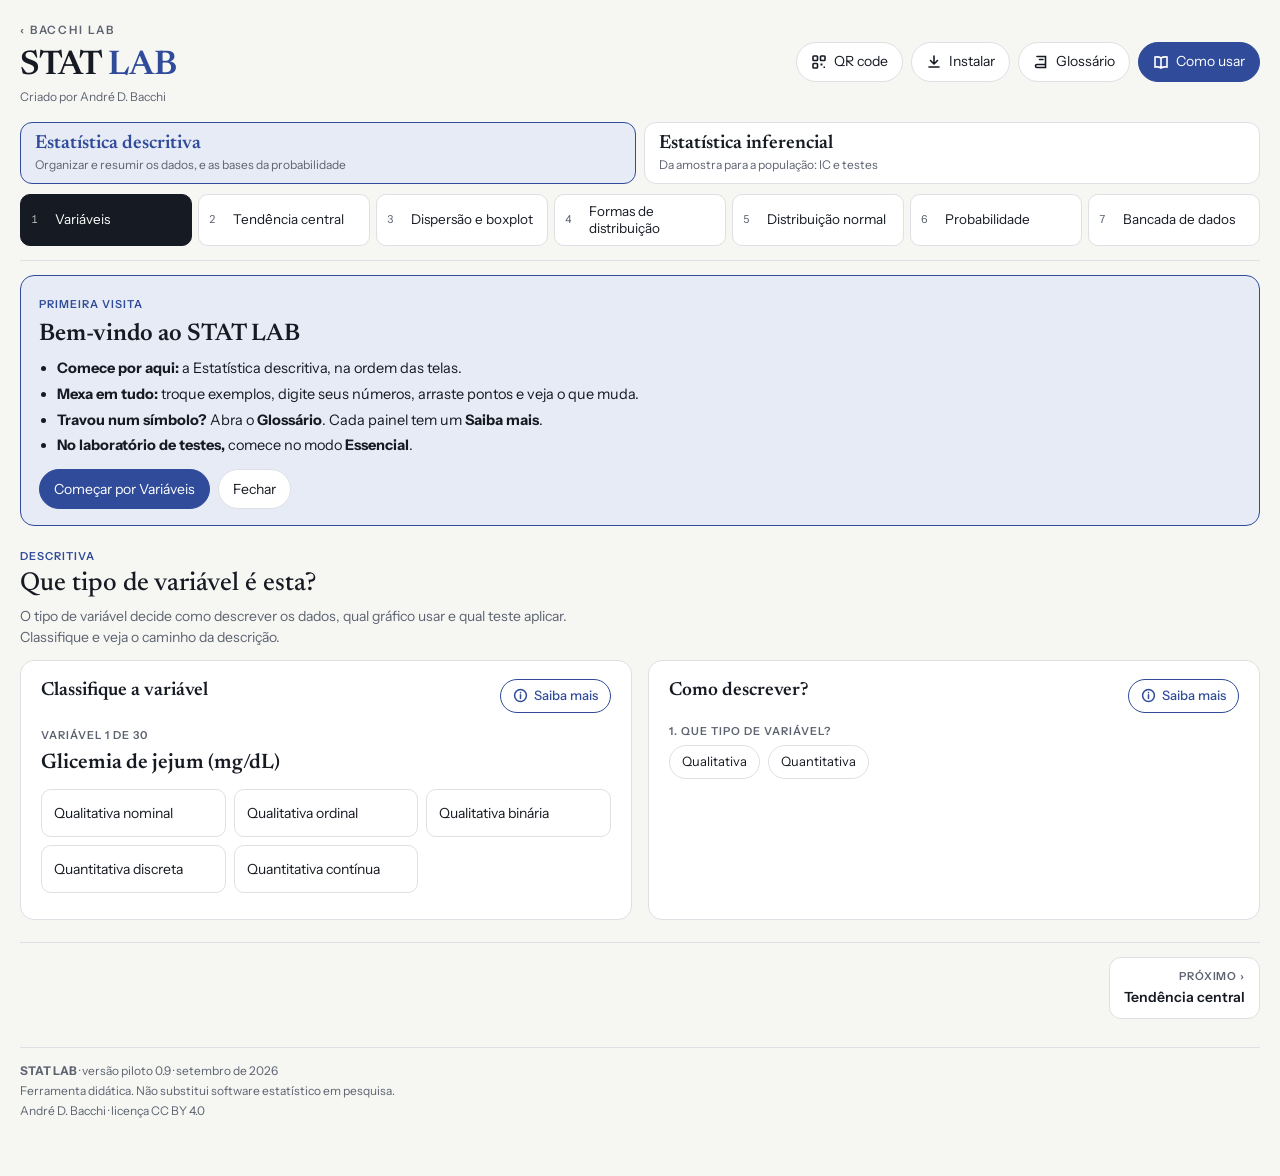
<file: index.html>
<!doctype html>
<html lang="pt-BR">
<head>
<meta charset="utf-8">
<meta name="viewport" content="width=device-width, initial-scale=1, viewport-fit=cover">
<title>STAT LAB</title>
<meta name="description" content="Laboratório prático e visual de estatística descritiva e inferencial para o ensino em saúde. Criado por André D. Bacchi.">
<meta name="author" content="André Demambre Bacchi">
<meta name="theme-color" content="#2f4b9a">
<link rel="manifest" href="manifest.json">
<link rel="icon" type="image/png" sizes="192x192" href="icons/icon-192.png">
<link rel="apple-touch-icon" href="icons/apple-touch-icon.png">
<meta name="apple-mobile-web-app-capable" content="yes">
<meta name="mobile-web-app-capable" content="yes">
<meta name="apple-mobile-web-app-title" content="STAT LAB">
<meta name="apple-mobile-web-app-status-bar-style" content="default">
<style>
:root{color-scheme:light;padding-top:env(safe-area-inset-top,0px);padding-bottom:env(safe-area-inset-bottom,0px)}
body{margin:0;font-size:14px}
img{max-width:100%}
[hidden]{display:none!important}
</style>
</head>
<body>
<link rel="preconnect" href="https://fonts.googleapis.com">
<link rel="preconnect" href="https://fonts.gstatic.com" crossorigin>
<link rel="stylesheet" href="https://fonts.googleapis.com/css2?family=Newsreader:ital,opsz,wght@0,6..72,500;0,6..72,600;1,6..72,500&family=Instrument+Sans:wght@400;500;600&family=IBM+Plex+Mono:wght@400;500&display=swap">
<style>
/* Layout: laboratório com bancadas — seletor de experimentos fixo no topo, cada experimento em cartões (controles + visual), uma coluna no celular */
:root{
  --bg:#f6f6f3; --surface:#ffffff; --sunk:#eff0ee; --fg:#161a22; --muted:#5d6370; --line:#dde0e4; --tick:#8d93a0;
  --accent:#2f4b9a; --accent-soft:#e7ebf6; --on-accent:#ffffff;
  --alt:#c25a1c; --alt-soft:#fbeee3;
  --bad:#b0362b; --bad-soft:#f9e6e3; --good:#2f6b3a; --good-soft:#e1efe2; --warn:#8a6410; --warn-soft:#f6edd6;
  --ink:#161a22; --on-ink:#ffffff; --dot:#cfd3da; --scrim:rgba(15,18,25,.45);
  --f-display:"Newsreader", Georgia, "Times New Roman", serif;
  --f-body:"Instrument Sans", system-ui, -apple-system, "Segoe UI", sans-serif;
  --f-mono:"IBM Plex Mono", ui-monospace, Menlo, monospace;
}
@media (prefers-color-scheme: dark){:root:not([data-theme="light"]){
  --bg:#0f1117; --surface:#161a23; --sunk:#1d222d; --fg:#e6e8ee; --muted:#9ba2b1; --line:#2b3140; --tick:#727a8b;
  --accent:#8ea6f0; --accent-soft:#1f2842; --on-accent:#0f1117;
  --alt:#f0a067; --alt-soft:#3a2819;
  --bad:#f08a7e; --bad-soft:#3a2220; --good:#8fd19b; --good-soft:#1d3322; --warn:#e8c06a; --warn-soft:#352c17;
  --ink:#e6e8ee; --on-ink:#0f1117; --dot:#3a4152; --scrim:rgba(0,0,0,.6); color-scheme:dark}}
:root[data-theme="dark"]{
  --bg:#0f1117; --surface:#161a23; --sunk:#1d222d; --fg:#e6e8ee; --muted:#9ba2b1; --line:#2b3140; --tick:#727a8b;
  --accent:#8ea6f0; --accent-soft:#1f2842; --on-accent:#0f1117;
  --alt:#f0a067; --alt-soft:#3a2819;
  --bad:#f08a7e; --bad-soft:#3a2220; --good:#8fd19b; --good-soft:#1d3322; --warn:#e8c06a; --warn-soft:#352c17;
  --ink:#e6e8ee; --on-ink:#0f1117; --dot:#3a4152; --scrim:rgba(0,0,0,.6); color-scheme:dark}

*{box-sizing:border-box}
[hidden]{display:none!important}
body{background:var(--bg);color:var(--fg);font-family:var(--f-body);font-size:15px;line-height:1.5;padding-inline:16px;padding-block:0 56px;-webkit-text-size-adjust:100%}
.wrap{max-width:1240px;margin:0 auto}
button{font:inherit;color:inherit;cursor:pointer;-webkit-tap-highlight-color:transparent}
:focus-visible{outline:2px solid var(--accent);outline-offset:2px}
.num{font-variant-numeric:tabular-nums}

header.top{display:flex;justify-content:space-between;align-items:center;gap:12px;padding-block:18px 10px;flex-wrap:wrap}
.hub{display:inline-flex;align-items:center;min-height:28px;margin:-6px 0 4px;font:600 11.5px/1 var(--f-body);letter-spacing:.16em;text-transform:uppercase;color:var(--muted);text-decoration:none}
.hub:hover{color:var(--accent)}
.brand h1{font-family:var(--f-display);font-weight:600;font-size:34px;line-height:1;margin:0;letter-spacing:-.01em}
.brand h1 em{font-style:normal;color:var(--accent)}
.brand p{margin:5px 0 0;color:var(--muted);font-size:12px}
.btn{display:inline-flex;align-items:center;gap:7px;border:1px solid var(--line);background:var(--surface);border-radius:999px;padding:8px 14px;font-size:14px;white-space:nowrap;min-height:40px}
.btn:hover{border-color:var(--muted)}
.btn.primary{background:var(--accent);border-color:var(--accent);color:var(--on-accent)}
.btn.small{min-height:34px;padding:5px 12px;font-size:13px}
.btn svg{width:16px;height:16px;flex:none}
.btn:disabled{opacity:.45;cursor:default}

/* navegação em dois níveis */
.labnav{padding-block:6px 14px;border-bottom:1px solid var(--line)}
.blocks{display:grid;grid-template-columns:1fr 1fr;gap:8px}
.blk{border:1.5px solid var(--line);border-radius:12px;background:var(--surface);padding:10px 14px;text-align:left;display:grid;gap:2px;min-width:0}
.blk b{font-family:var(--f-display);font-size:19px;font-weight:600;line-height:1.15}
.blk span{font-size:12px;color:var(--muted);line-height:1.35}
.blk.on{border-color:var(--accent);background:var(--accent-soft)}
.blk.on b{color:var(--accent)}
@media (max-width:520px){.blk{padding:9px 11px}.blk b{font-size:16px}.blk span{font-size:11.5px}}
.subs{display:grid;grid-template-columns:repeat(auto-fill,minmax(160px,1fr));gap:6px;margin-top:10px}
@media (max-width:420px){.subs{grid-template-columns:1fr 1fr}}
.sb{border:1px solid var(--line);border-radius:10px;background:var(--surface);padding:8px 10px;font-size:13.5px;text-align:left;display:flex;gap:8px;align-items:center;min-height:42px;line-height:1.25}
.sb i{font-style:normal;font-size:11px;color:var(--muted);font-variant-numeric:tabular-nums;flex:none;width:16px}
.sb:hover{border-color:var(--muted)}
.sb.on{background:var(--ink);border-color:var(--ink);color:var(--on-ink)}
.sb.on i{color:var(--on-ink);opacity:.7}
.labfoot{display:flex;justify-content:space-between;gap:10px;margin-top:22px;padding-top:14px;border-top:1px solid var(--line)}
.labfoot button{border:1px solid var(--line);background:var(--surface);border-radius:12px;padding:10px 14px;text-align:left;display:grid;gap:2px;max-width:48%;min-height:44px}
.labfoot button span{font-size:11px;letter-spacing:.08em;text-transform:uppercase;color:var(--muted);font-weight:600}
.labfoot button b{font-weight:600;font-size:14px}
.labfoot .nx{text-align:right;margin-left:auto}
.lnk{color:var(--accent);font-weight:600}
.intro{padding-block:18px 12px}
.intro .eyebrow{color:var(--accent)}
.intro h2{font-family:var(--f-display);font-weight:500;font-size:26px;margin:2px 0 0;max-width:40ch;text-wrap:balance;line-height:1.2}
.intro p{margin:6px 0 0;color:var(--muted);max-width:68ch;font-size:14px}
.grid{display:grid;gap:16px;grid-template-columns:minmax(0,1fr)}
@media (min-width:900px){.grid.two{grid-template-columns:minmax(0,1fr) minmax(0,1fr)}.grid .wide{grid-column:1/-1}}
.card{background:var(--surface);border:1px solid var(--line);border-radius:14px;padding:18px 20px;min-width:0}
@media (max-width:520px){.card{padding:14px;border-radius:12px}}
.card-h{display:flex;justify-content:space-between;align-items:flex-start;gap:10px;margin-bottom:10px}
h3{font-family:var(--f-display);font-weight:600;font-size:19px;margin:0;line-height:1.25;text-wrap:balance}
.eyebrow{font-size:11px;letter-spacing:.09em;text-transform:uppercase;color:var(--muted);font-weight:600}
.lede{color:var(--muted);font-size:13.5px;margin:0 0 12px;max-width:66ch}
.more-btn{flex:none;display:inline-flex;align-items:center;gap:6px;border:1px solid var(--accent);color:var(--accent);background:transparent;border-radius:999px;padding:5px 12px;font-size:13px;font-weight:500;min-height:34px}
.more-btn:hover{background:var(--accent-soft)}
.more-btn svg{width:15px;height:15px}
.row{display:flex;gap:8px;flex-wrap:wrap;align-items:center}
.chips{display:flex;gap:6px;overflow-x:auto;scrollbar-width:none;padding-bottom:2px}
.chips::-webkit-scrollbar{display:none}
.chip{flex:none;border:1px solid var(--line);background:var(--surface);border-radius:999px;padding:6px 12px;font-size:13px;white-space:nowrap;min-height:34px}
.chip.on{border-color:var(--accent);color:var(--accent);background:var(--accent-soft)}
.seg{display:inline-flex;border:1px solid var(--line);border-radius:999px;padding:3px;gap:2px;background:var(--surface);flex-wrap:wrap}
.seg button{border:0;background:transparent;border-radius:999px;padding:5px 12px;font-size:13px;color:var(--muted);min-height:32px}
.seg button.on{background:var(--ink);color:var(--on-ink)}

/* entradas */
.fields{display:grid;gap:10px;grid-template-columns:repeat(auto-fit,minmax(120px,1fr))}
.inp{display:grid;grid-template-rows:1fr auto;gap:4px;min-width:0}
.inp label{font-size:12.5px;font-weight:600;line-height:1.25}
.inp label small{display:block;font-weight:400;color:var(--muted);font-size:11.5px}
.box{display:flex;align-items:center;border:1.5px solid var(--line);border-radius:10px;background:var(--surface);padding-inline:10px;min-height:44px}
.box:focus-within{border-color:var(--accent)}
.box input,.box select{width:100%;min-width:0;border:0;background:transparent;color:var(--fg);font:600 17px var(--f-body);font-variant-numeric:tabular-nums;padding:8px 0;outline:none}
.box span{color:var(--muted);font-size:14px;margin-left:2px;flex:none}
textarea.data{width:100%;min-height:64px;border:1.5px solid var(--line);border-radius:10px;background:var(--surface);color:var(--fg);font:15px var(--f-mono);padding:8px 10px;resize:vertical}
textarea.data:focus{border-color:var(--accent);outline:none}
.range{display:grid;grid-template-columns:minmax(0,1fr) auto;gap:2px 10px;align-items:center}
.range label{font-size:13px;font-weight:600}
.range output{font-variant-numeric:tabular-nums;font-weight:600;font-size:14px;text-align:right}
.range input{grid-column:1/-1;width:100%;accent-color:var(--accent);height:28px}
.toggle{display:flex;gap:10px;align-items:center;font-size:14px;font-weight:500;cursor:pointer;min-height:34px}
.toggle input{accent-color:var(--accent);width:18px;height:18px}

/* números */
.tiles{display:grid;gap:8px;grid-template-columns:repeat(auto-fit,minmax(118px,1fr))}
.tile{background:var(--sunk);border-radius:10px;padding:9px 12px;min-width:0}
.tile span{display:block;font-size:10.5px;letter-spacing:.07em;text-transform:uppercase;color:var(--muted);font-weight:600}
.tile b{display:block;font-size:21px;font-variant-numeric:tabular-nums;line-height:1.2;margin-top:2px}
.tile small{display:block;font-size:11.5px;color:var(--muted);font-variant-numeric:tabular-nums}
.tile .gk{text-transform:none;font-style:normal;letter-spacing:0}
.tile.acc b{color:var(--accent)} .tile.alt b{color:var(--alt)} .tile.bad b{color:var(--bad)} .tile.good b{color:var(--good)}
.insight{border-left:3px solid var(--accent);padding:4px 0 4px 12px;margin-top:12px;font-size:14px;max-width:70ch}
.insight.warn{border-left-color:var(--alt)}
.f{font-family:var(--f-mono);font-size:13px;background:var(--sunk);border-radius:8px;padding:8px 12px;overflow-x:auto;white-space:nowrap;line-height:1.8;margin:8px 0}
.note{font-size:12.5px;color:var(--muted);margin:8px 0 0}
.tw{overflow-x:auto}
table.t{border-collapse:collapse;width:100%;font-size:13.5px;font-variant-numeric:tabular-nums}
table.t th{font-size:10.5px;letter-spacing:.07em;text-transform:uppercase;color:var(--muted);font-weight:600;text-align:right;padding:6px 8px;border-bottom:1px solid var(--line);white-space:nowrap}
table.t td{padding:6px 8px;border-bottom:1px solid var(--line);text-align:right;white-space:nowrap}
table.t th:first-child,table.t td:first-child{text-align:left}
table.t tr.sum td{font-weight:600;border-top:2px solid var(--line)}
.ok{color:var(--good);font-weight:600}.no{color:var(--bad);font-weight:600}

/* gráficos */
svg.ch{width:100%;height:auto;display:block;overflow:visible;user-select:none;-webkit-user-select:none}
svg.ch text{font-family:var(--f-body);fill:var(--muted);font-size:12px}
svg.ch .lbl{fill:var(--fg);font-weight:600}
svg.ch .ax{stroke:var(--tick);stroke-width:1}
svg.ch .gr{stroke:var(--line);stroke-width:1}
svg.ch .bar{fill:var(--accent);opacity:.8}
svg.ch .bar2{fill:var(--dot)}
svg.ch .curve{fill:none;stroke:var(--alt);stroke-width:2.2}
svg.ch .curveA{fill:none;stroke:var(--accent);stroke-width:2.2}
svg.ch .mean{stroke:var(--accent);stroke-width:2.5}
svg.ch .med{stroke:var(--alt);stroke-width:2.5;stroke-dasharray:6 4}
svg.ch .dotp{fill:var(--accent)}
svg.ch .dotq{fill:var(--dot)}
svg.ch .out{fill:var(--bad)}
svg.ch .box{fill:var(--accent-soft);stroke:var(--accent);stroke-width:1.8}
svg.ch .wh{stroke:var(--fg);stroke-width:1.6}
.legend{display:flex;flex-wrap:wrap;gap:6px 14px;font-size:12.5px;margin-top:8px;color:var(--muted)}
.legend span{display:inline-flex;align-items:center;gap:6px}
.legend i{width:14px;height:3px;display:inline-block;border-radius:2px}
.legend i.dash{background:repeating-linear-gradient(90deg,var(--alt) 0 5px,transparent 5px 8px)!important}

/* quiz */
.q{font-family:var(--f-display);font-size:21px;font-weight:600;margin:6px 0 12px;line-height:1.25}
.opts{display:grid;gap:8px;grid-template-columns:repeat(auto-fit,minmax(150px,1fr))}
.opt{border:1.5px solid var(--line);background:var(--surface);border-radius:10px;padding:10px 12px;text-align:left;font-size:14px;min-height:48px}
.opt:hover{border-color:var(--accent)}
.opt.right{border-color:var(--good);background:var(--good-soft)}
.opt.wrong{border-color:var(--bad);background:var(--bad-soft)}
.fb{margin-top:10px;font-size:14px;border-radius:10px;padding:10px 12px;background:var(--sunk)}
.flow{display:grid;gap:10px}
.flow .st{display:grid;gap:6px}
.flow .res{background:var(--accent-soft);border-radius:12px;padding:12px 14px}
.flow .res b{display:block;font-size:17px;font-family:var(--f-display)}

/* sheet */
.scrim{position:fixed;inset:0;background:var(--scrim);z-index:20;display:flex;align-items:flex-end;justify-content:center}
@media (min-width:700px){.scrim{align-items:center;padding:24px}}
.sheet{background:var(--surface);color:var(--fg);width:100%;max-width:680px;max-height:88vh;overflow:auto;border-radius:18px 18px 0 0;padding:0 20px calc(24px + env(safe-area-inset-bottom,0px))}
@media (min-width:700px){.sheet{border-radius:16px;padding-bottom:24px}}
.sheet-h{position:sticky;top:0;background:var(--surface);display:flex;justify-content:space-between;align-items:center;gap:12px;padding:14px 0 10px;border-bottom:1px solid var(--line);z-index:1}
.sheet-h h3{font-size:21px}
.x{border:0;background:var(--sunk);border-radius:999px;width:36px;height:36px;font-size:20px;line-height:1;color:var(--fg);flex:none}
.learn{font-size:15px;line-height:1.6}
.learn h4{font-family:var(--f-display);font-size:17px;font-weight:600;margin:18px 0 4px}
.learn p{margin:0 0 10px}
.learn ul,.learn ol{margin:0 0 10px;padding-left:20px}
.learn li{margin-bottom:4px}
.learn .trap{background:var(--alt-soft);border-radius:10px;padding:12px 14px;margin-top:12px}
.learn .trap h4{margin-top:0}
.learn .src{font-size:12.5px;color:var(--muted);margin-top:16px}
.toast{position:fixed;left:50%;bottom:calc(20px + env(safe-area-inset-bottom,0px));transform:translateX(-50%);background:var(--ink);color:var(--on-ink);padding:10px 16px;border-radius:999px;font-size:13.5px;z-index:30}
@media (prefers-reduced-motion:no-preference){.lab{animation:fi .2s ease}@keyframes fi{from{opacity:.4}to{opacity:1}}}
/* ---- v2: cores de grupos e componentes da bancada ---- */
:root{--g1:#2f4b9a;--g2:#c25a1c;--g3:#1f7a6d;--g4:#8a3f86;--g5:#6b7a1e}
@media (prefers-color-scheme: dark){:root:not([data-theme="light"]){--g1:#8ea6f0;--g2:#f0a067;--g3:#6fd0bf;--g4:#d99ad4;--g5:#c3d36a}}
:root[data-theme="dark"]{--g1:#8ea6f0;--g2:#f0a067;--g3:#6fd0bf;--g4:#d99ad4;--g5:#c3d36a}
.tools{display:flex;flex-wrap:wrap;gap:6px}
.tool{border:1px solid var(--line);background:var(--sunk);border-radius:8px;padding:6px 10px;font-size:13px;min-height:34px}
.tool:hover{border-color:var(--muted)}
.tool.on{background:var(--accent-soft);border-color:var(--accent);color:var(--accent)}
.sub{font-size:11px;letter-spacing:.09em;text-transform:uppercase;color:var(--muted);font-weight:600;margin:14px 0 6px;display:flex;justify-content:space-between;align-items:center;gap:8px}
.sub:first-child{margin-top:0}
.stack{display:grid;gap:12px}
.tile.big b{font-size:26px}
.tgrp{display:grid;gap:4px}
.tgrp>.eyebrow{margin-top:4px}
details.fold{border-top:1px solid var(--line);margin-top:14px;padding-top:10px}
details.fold>summary{cursor:pointer;font-weight:600;font-size:14px;list-style:none;display:flex;align-items:center;gap:8px;min-height:32px}
details.fold>summary::-webkit-details-marker{display:none}
details.fold>summary::before{content:"";width:8px;height:8px;border-right:2px solid var(--muted);border-bottom:2px solid var(--muted);transform:rotate(-45deg);transition:transform .15s}
details.fold[open]>summary::before{transform:rotate(45deg)}
.grpin{display:grid;gap:10px;grid-template-columns:repeat(auto-fit,minmax(180px,1fr))}
.gname{display:flex;align-items:center;gap:6px;margin-bottom:4px}
.gname i{width:10px;height:10px;border-radius:50%;flex:none}
.gname input{border:0;border-bottom:1px dashed var(--line);background:transparent;color:var(--fg);font:600 13px var(--f-body);width:100%;padding:2px 0}
.gname input:focus{outline:none;border-bottom-color:var(--accent)}
.gname small{color:var(--muted);font-size:11.5px;white-space:nowrap}
textarea.data.sm{min-height:54px;font-size:13.5px}
.tpick{display:grid;gap:14px}
.tpick .fam{display:grid;gap:6px}
.tpick .fam>span{font-size:11px;letter-spacing:.09em;text-transform:uppercase;color:var(--muted);font-weight:600}
.tpick .row .chip small{color:var(--muted);font-size:11px;margin-left:4px}
.tpick .chip.on small{color:var(--accent)}
.bench-h{display:flex;justify-content:space-between;align-items:flex-start;gap:12px;flex-wrap:wrap}
.bench-h h3{font-size:24px}
.twin{display:inline-flex;gap:6px;align-items:center;font-size:13px;color:var(--muted)}
.relato{font-size:14.5px;line-height:1.6;background:var(--sunk);border-radius:10px;padding:12px 14px;margin-top:12px}
.relato .row{margin-top:8px}
.warnbox{background:var(--warn-soft);color:var(--fg);border-radius:10px;padding:10px 12px;font-size:13.5px;margin-top:10px}
.warnbox b{color:var(--warn)}
.progress{height:6px;border-radius:3px;background:var(--sunk);overflow:hidden;margin-top:8px}
.progress i{display:block;height:100%;background:var(--accent);width:0}
.powbar{display:grid;grid-template-columns:minmax(90px,auto) 1fr auto;gap:6px 10px;align-items:center;font-size:13.5px;margin-top:8px}
.powbar .bar{height:14px;border-radius:4px;background:var(--sunk);overflow:hidden}
.powbar .bar i{display:block;height:100%}
.powbar b{font-variant-numeric:tabular-nums}
.tbl-in{border-collapse:separate;border-spacing:6px;margin:-6px}
.tbl-in th{font-size:12px;font-weight:600;color:var(--muted);text-align:center;padding:0 2px}
.tbl-in th.rh{text-align:left}
.tbl-in th input{border:0;border-bottom:1px dashed var(--line);background:transparent;color:var(--fg);font:600 12.5px var(--f-body);width:100%;min-width:60px;text-align:inherit}
.tbl-in td input{width:74px;border:1.5px solid var(--line);border-radius:8px;background:var(--surface);color:var(--fg);font:600 16px var(--f-body);padding:8px;text-align:center;font-variant-numeric:tabular-nums}
.tbl-in td input:focus{border-color:var(--accent);outline:none}
.tbl-in td.tot{font-size:13px;color:var(--muted);text-align:center;font-variant-numeric:tabular-nums}
.mini{font-size:12.5px;color:var(--muted)}
.icons{display:grid;grid-template-columns:repeat(20,1fr);gap:2px;max-width:520px}
.icons i{aspect-ratio:1;border-radius:50%;display:block}
.coins{display:flex;flex-wrap:wrap;gap:3px;min-height:22px}
.coins i{width:16px;height:16px;border-radius:50%;font-style:normal;font-size:9px;display:grid;place-items:center;color:var(--on-accent);font-weight:600}
.cols2{display:grid;gap:16px;grid-template-columns:minmax(0,1fr)}
@media (min-width:900px){.cols2{grid-template-columns:minmax(0,1fr) minmax(0,1fr)}}
.guess .fields{margin-top:8px}
.score{font-size:13px;color:var(--muted)}
.f{white-space:normal}
.chipbar{display:flex;gap:6px;flex-wrap:wrap}
/* tabela de dados editável */
.gridwrap{overflow:auto;max-height:420px;border:1px solid var(--line);border-radius:10px}
.grid-in{border-collapse:collapse;width:100%;font-variant-numeric:tabular-nums}
.grid-in thead th{position:sticky;top:0;background:var(--sunk);z-index:1;padding:6px 4px;border-bottom:1px solid var(--line);font-size:12px;font-weight:600;color:var(--muted);text-align:center}
.grid-in thead th input{width:100%;min-width:90px;border:0;border-bottom:1px dashed var(--tick);background:transparent;color:var(--fg);font:600 13px var(--f-body);text-align:center;padding:4px 2px}
.grid-in thead th input:focus{outline:none;border-bottom-color:var(--accent)}
.grid-in td{border-bottom:1px solid var(--line);padding:0}
.grid-in td input{width:100%;min-width:80px;border:0;background:transparent;color:var(--fg);font:500 15px var(--f-body);font-variant-numeric:tabular-nums;text-align:center;padding:9px 6px}
.grid-in td input:focus{outline:2px solid var(--accent);outline-offset:-2px;background:var(--accent-soft)}
.grid-in td+td{border-left:1px solid var(--line)}
.grid-in .rn{width:34px;text-align:center;color:var(--muted);font-size:12px;background:var(--sunk)}
.grid-in td.ro{text-align:center;color:var(--muted);font-size:14px;background:var(--sunk);min-width:80px;padding:0 6px}
.grid-in .rowdel{border:0;background:transparent;color:var(--muted);font-size:18px;width:34px;height:36px}
.grid-in .rowdel:hover{color:var(--bad)}
/* modo essencial e lista recolhida */
#lab-testes.ess .adv{display:none!important}
#lab-testes:not(.ess) .ess-only{display:none!important}
.ess-only{background:var(--accent-soft);border-radius:12px;color:var(--fg)}
.picked{display:flex;justify-content:space-between;align-items:center;gap:12px;flex-wrap:wrap}
.picked b{display:block;font-family:var(--f-display);font-size:20px;font-weight:600}
/* glossário */
.gsearch{width:100%;border:1.5px solid var(--line);border-radius:10px;background:var(--surface);color:var(--fg);font:16px var(--f-body);padding:10px 12px;margin:12px 0 4px}
.gsearch:focus{outline:none;border-color:var(--accent)}
.gl{display:grid;grid-template-columns:72px minmax(0,1fr);gap:4px 14px;padding:10px 0;border-bottom:1px solid var(--line)}
.gl .sy{font-family:var(--f-display);font-size:20px;font-weight:600;color:var(--accent);line-height:1.2}
.gl b{display:block;font-size:14.5px}
.gl p{margin:2px 0 0;font-size:14px;color:var(--muted)}
.gcat{font-size:11px;letter-spacing:.09em;text-transform:uppercase;color:var(--muted);font-weight:600;margin-top:16px}

.sitefoot{margin-top:28px;padding-top:14px;border-top:1px solid var(--line);font-size:12px;color:var(--muted);display:grid;gap:2px}
.sitefoot p{margin:0}
.welcome{margin-top:14px;background:var(--accent-soft);border:1px solid var(--accent);border-radius:14px;padding:16px 18px;display:grid;gap:12px}
.welcome h2{font-family:var(--f-display);font-weight:600;font-size:24px;margin:2px 0 6px}
.welcome ul{margin:0;padding-left:18px;font-size:14.5px;display:grid;gap:4px;max-width:70ch}
.welcome .eyebrow{color:var(--accent)}
.resetbox{background:var(--sunk);border-radius:10px;padding:12px 14px;margin-top:14px}

.steps-l{padding-left:20px;display:grid;gap:6px}
.fora{background:var(--accent-soft);border-radius:10px;padding:10px 12px;font-size:14px}
kbd{font-family:var(--f-mono);font-size:12px;background:var(--sunk);border:1px solid var(--line);border-radius:5px;padding:1px 5px}
@media (max-width:420px){header.top .row .btn{padding:7px 11px;font-size:13px}}

/* QR code do app (padrão do BACCHI LAB): grande e sobre branco, para ler de longe quando projetado */
.qr-wrap{display:grid;gap:12px;justify-items:center;text-align:center;padding-top:14px}
.qr-wrap p{margin:0}
.qr-box{width:min(100%,56vh);padding:10px;border-radius:10px;background:#fff;border:1px solid var(--line)}
.qr-box svg{display:block;width:100%;height:auto}
.qr-url{font:600 clamp(15px,4vw,20px)/1.3 "IBM Plex Mono",ui-monospace,monospace;overflow-wrap:anywhere;-webkit-user-select:all;user-select:all}
.qr-acts{display:flex;flex-wrap:wrap;justify-content:center;gap:8px}
.qr-nota{font-size:12.5px;opacity:.7}
/* aviso de dados recebidos de outro app da família */
.linkbox{background:var(--accent-soft);border-radius:12px;padding:12px 14px;margin:0 0 16px;font-size:14px;line-height:1.5}
.linkbox p{margin:0 0 8px;max-width:80ch}
</style>
<div class="wrap">
<header class="top">
  <div class="brand"><a class="hub" href="https://andrebacchi.github.io/bacchilab/">‹ BACCHI LAB</a><h1>STAT <em>LAB</em></h1><p>Criado por André D. Bacchi</p></div>
  <div class="row"><button class="btn" id="qrBtn" aria-label="Mostrar o QR code deste app"><svg viewBox="0 0 16 16" fill="none" stroke="currentColor" stroke-width="1.6" stroke-linejoin="round"><rect x="2" y="2" width="4.5" height="4.5" rx=".8"/><rect x="9.5" y="2" width="4.5" height="4.5" rx=".8"/><rect x="2" y="9.5" width="4.5" height="4.5" rx=".8"/><path d="M9.5 9.5h2v2h-2zM12.5 12.5H14V14h-1.5z" fill="currentColor" stroke="none"/></svg>QR code</button><button class="btn" id="instBtn" aria-label="Instalar o app no celular ou computador"><svg viewBox="0 0 16 16" fill="none" stroke="currentColor" stroke-width="1.6" stroke-linecap="round" stroke-linejoin="round"><path d="M8 2v8M4.5 6.5 8 10l3.5-3.5M3 13h10"/></svg>Instalar</button><button class="btn" data-gloss><svg viewBox="0 0 16 16" fill="none" stroke="currentColor" stroke-width="1.6" stroke-linecap="round"><path d="M4 2.5h8.5v11H4a1.5 1.5 0 0 1 0-3h8.5M6.5 5.5h3.5"/></svg>Glossário</button><button class="btn primary" id="howBtn"><svg viewBox="0 0 16 16" fill="none" stroke="currentColor" stroke-width="1.6" stroke-linecap="round"><path d="M8 4c-1.5-1-3.5-1.3-6-1v10c2.5-.3 4.5 0 6 1 1.5-1 3.5-1.3 6-1V3c-2.5-.3-4.5 0-6 1zM8 4v10"/></svg>Como usar</button></div>
</header>
<nav class="labnav" aria-label="Seções">
  <div class="blocks" id="blocks">
    <button class="blk" data-grp="Descritiva"><b>Estatística descritiva</b><span>Organizar e resumir os dados, e as bases da probabilidade</span></button>
    <button class="blk" data-grp="Inferencial"><b>Estatística inferencial</b><span>Da amostra para a população: IC e testes</span></button>
  </div>
  <div class="subs" id="subs"></div>
</nav>
<section class="welcome" id="welcome" hidden aria-label="Boas-vindas">
  <div><span class="eyebrow">Primeira visita</span><h2>Bem-vindo ao STAT LAB</h2>
  <ul><li><b>Comece por aqui:</b> a Estatística descritiva, na ordem das telas.</li><li><b>Mexa em tudo:</b> troque exemplos, digite seus números, arraste pontos e veja o que muda.</li><li><b>Travou num símbolo?</b> Abra o <b>Glossário</b>. Cada painel tem um <b>Saiba mais</b>.</li><li><b>No laboratório de testes,</b> comece no modo <b>Essencial</b>.</li></ul></div>
  <div class="row"><button class="btn primary" id="wStart">Começar por Variáveis</button><button class="btn" id="wClose">Fechar</button></div>
</section>
<main id="labs"></main>
<div class="labfoot" id="labFoot"></div>
<footer class="sitefoot"><p><b>STAT LAB</b> · versão piloto 0.9 · setembro de 2026</p><p>Ferramenta didática. Não substitui software estatístico em pesquisa.</p><p>André D. Bacchi · licença CC BY 4.0</p></footer>
</div>
<div id="sheetRoot"></div>
<script>
/* ===================== biblioteca estatística ===================== */
const sum=a=>{let s=0;for(const x of a)s+=x;return s;}, mean=a=>sum(a)/a.length;
const sorted=a=>Float64Array.from(a).sort();
function median(a){const s=sorted(a),n=s.length;return n%2?s[(n-1)/2]:(s[n/2-1]+s[n/2])/2;}
function variance(a,pop){const m=mean(a);let s=0;for(const x of a)s+=(x-m)**2;return s/(a.length-(pop?0:1));}
const sd=a=>Math.sqrt(variance(a));
function modes(a){const c=new Map();a.forEach(x=>c.set(x,(c.get(x)||0)+1));const mx=Math.max(...c.values());if(mx<2)return[];return[...c].filter(([,v])=>v===mx).map(([k])=>k).sort((x,y)=>x-y);}
/* quartis: "exc" = mediana das metades sem a mediana (n ímpar); "inc" = incluindo; "t7" = interpolação (Excel QUARTIL, R, jamovi) */
function quantile7(s,p){const h=(s.length-1)*p,lo=Math.floor(h);return s[lo]+(h-lo)*((s[Math.min(lo+1,s.length-1)])-s[lo]);}
function quartiles(a,method="exc"){const s=Array.from(sorted(a)),n=s.length,h=Math.floor(n/2);
  if(method==="t7")return{q1:quantile7(s,.25),q2:quantile7(s,.5),q3:quantile7(s,.75)};
  let lo,hi;if(n%2&&method==="inc"){lo=s.slice(0,h+1);hi=s.slice(h);}else{lo=s.slice(0,h);hi=s.slice(n%2?h+1:h);}
  return{q1:median(lo.length?lo:s),q2:median(s),q3:median(hi.length?hi:s),lo,hi};}
function skew(a){const n=a.length,m=mean(a);let m2=0,m3=0;for(const x of a){m2+=(x-m)**2;m3+=(x-m)**3;}m2/=n;m3/=n;return m2&&n>2?Math.sqrt(n*(n-1))/(n-2)*m3/m2**1.5:0;}
function kurt(a){const n=a.length,m=mean(a);let m2=0,m4=0;for(const x of a){m2+=(x-m)**2;m4+=(x-m)**4;}m2/=n;m4/=n;if(!m2||n<4)return 0;const g2=m4/m2**2-3;return((n+1)*g2+6)*(n-1)/((n-2)*(n-3));}
/* postos com empates (média) */
function ranks(a){const idx=a.map((v,i)=>[v,i]).sort((x,y)=>x[0]-y[0]),r=new Array(a.length),ties=[];
  for(let i=0;i<idx.length;){let j=i;while(j+1<idx.length&&idx[j+1][0]===idx[i][0])j++;const rk=(i+j)/2+1;for(let k=i;k<=j;k++)r[idx[k][1]]=rk;if(j>i)ties.push(j-i+1);i=j+1;}
  r.ties=ties;return r;}
/* distribuições */
function erfc(x){const z=Math.abs(x),t=1/(1+0.5*z);const r=t*Math.exp(-z*z-1.26551223+t*(1.00002368+t*(0.37409196+t*(0.09678418+t*(-0.18628806+t*(0.27886807+t*(-1.13520398+t*(1.48851587+t*(-0.82215223+t*0.17087277)))))))));return x>=0?r:2-r;}
const Phi=z=>0.5*erfc(-z/Math.SQRT2), npdf=(x,m=0,s=1)=>Math.exp(-(((x-m)/s)**2)/2)/(s*Math.sqrt(2*Math.PI));
function zq(p){if(p<=0)return-Infinity;if(p>=1)return Infinity;
  const a=[-39.69683028665376,220.9460984245205,-275.9285104469687,138.3577518672690,-30.66479806614716,2.506628277459239],b=[-54.47609879822406,161.5858368580409,-155.6989798598866,66.80131188771972,-13.28068155288572],c=[-7.784894002430293e-3,-0.3223964580411365,-2.400758277161838,-2.549732539343734,4.374664141464968,2.938163982698783],d=[7.784695709041462e-3,0.3224671290700398,2.445134137142996,3.754408661907416];
  const pl=0.02425;let q,r,x;
  if(p<pl){q=Math.sqrt(-2*Math.log(p));x=(((((c[0]*q+c[1])*q+c[2])*q+c[3])*q+c[4])*q+c[5])/((((d[0]*q+d[1])*q+d[2])*q+d[3])*q+1);}
  else if(p<=1-pl){q=p-.5;r=q*q;x=(((((a[0]*r+a[1])*r+a[2])*r+a[3])*r+a[4])*r+a[5])*q/(((((b[0]*r+b[1])*r+b[2])*r+b[3])*r+b[4])*r+1);}
  else{q=Math.sqrt(-2*Math.log(1-p));x=-(((((c[0]*q+c[1])*q+c[2])*q+c[3])*q+c[4])*q+c[5])/((((d[0]*q+d[1])*q+d[2])*q+d[3])*q+1);}
  const e=Phi(x)-p,u=e*Math.sqrt(2*Math.PI)*Math.exp(x*x/2);return x-u/(1+x*u/2);}
function lgamma(x){const c=[0.99999999999980993,676.5203681218851,-1259.1392167224028,771.32342877765313,-176.61502916214059,12.507343278686905,-0.13857109526572012,9.9843695780195716e-6,1.5056327351493116e-7];if(x<0.5)return Math.log(Math.PI/Math.sin(Math.PI*x))-lgamma(1-x);x-=1;let s=c[0];for(let i=1;i<9;i++)s+=c[i]/(x+i);const t=x+7.5;return 0.5*Math.log(2*Math.PI)+(x+0.5)*Math.log(t)-t+Math.log(s);}
function betacf(a,b,x){let qab=a+b,qap=a+1,qam=a-1,c=1,d=1-qab*x/qap;if(Math.abs(d)<1e-300)d=1e-300;d=1/d;let h=d;for(let m=1;m<=300;m++){const m2=2*m;let aa=m*(b-m)*x/((qam+m2)*(a+m2));d=1+aa*d;if(Math.abs(d)<1e-300)d=1e-300;c=1+aa/c;if(Math.abs(c)<1e-300)c=1e-300;d=1/d;h*=d*c;aa=-(a+m)*(qab+m)*x/((a+m2)*(qap+m2));d=1+aa*d;if(Math.abs(d)<1e-300)d=1e-300;c=1+aa/c;if(Math.abs(c)<1e-300)c=1e-300;d=1/d;const del=d*c;h*=del;if(Math.abs(del-1)<1e-14)break;}return h;}
function ibeta(x,a,b){if(x<=0)return 0;if(x>=1)return 1;const bt=Math.exp(lgamma(a+b)-lgamma(a)-lgamma(b)+a*Math.log(x)+b*Math.log(1-x));return x<(a+1)/(a+b+2)?bt*betacf(a,b,x)/a:1-bt*betacf(b,a,1-x)/b;}
/* P(T>|t|) etc. com cauda calculada diretamente para precisão */
function tcdf(t,df){if(!isFinite(t))return t>0?1:0;const x=df/(df+t*t),p=0.5*ibeta(x,df/2,0.5);return t>0?1-p:p;}
const tTwo=(t,df)=>Math.min(1,ibeta(df/(df+t*t),df/2,0.5));
const tpdf=(t,df)=>Math.exp(lgamma((df+1)/2)-lgamma(df/2)-0.5*Math.log(df*Math.PI)-(df+1)/2*Math.log(1+t*t/df));
function tq(p,df){if(df>1e6)return zq(p);let lo=-1e3,hi=1e3;for(let i=0;i<200;i++){const m=(lo+hi)/2;tcdf(m,df)<p?lo=m:hi=m;if(hi-lo<1e-12)break;}return(lo+hi)/2;}
const fSurv=(F,d1,d2)=>F<=0?1:ibeta(d2/(d2+d1*F),d2/2,d1/2);
const fpdf=(x,d1,d2)=>x<=0?0:Math.exp(0.5*(d1*Math.log(d1*x)+d2*Math.log(d2)-(d1+d2)*Math.log(d1*x+d2))-Math.log(x)-(lgamma(d1/2)+lgamma(d2/2)-lgamma((d1+d2)/2)));
function gammaP(a,x){if(x<=0)return 0;if(x<a+1){let s=1/a,t=s;for(let n=1;n<500;n++){t*=x/(a+n);s+=t;if(t<s*1e-15)break;}return s*Math.exp(-x+a*Math.log(x)-lgamma(a));}
  let b=x+1-a,c=1e300,d=1/b,h=d;for(let i=1;i<500;i++){const an=-i*(i-a);b+=2;d=an*d+b;if(Math.abs(d)<1e-300)d=1e-300;c=b+an/c;if(Math.abs(c)<1e-300)c=1e-300;d=1/d;const del=d*c;h*=del;if(Math.abs(del-1)<1e-15)break;}return 1-Math.exp(-x+a*Math.log(x)-lgamma(a))*h;}
function gammaQ(a,x){if(x<=0)return 1;if(x<a+1)return 1-gammaP(a,x);let b=x+1-a,c=1e300,d=1/b,h=d;for(let i=1;i<500;i++){const an=-i*(i-a);b+=2;d=an*d+b;if(Math.abs(d)<1e-300)d=1e-300;c=b+an/c;if(Math.abs(c)<1e-300)c=1e-300;d=1/d;const del=d*c;h*=del;if(Math.abs(del-1)<1e-15)break;}return Math.exp(-x+a*Math.log(x)-lgamma(a))*h;}
const chiSurv=(x,df)=>gammaQ(df/2,x/2);
const chipdf=(x,k)=>x<=0?0:Math.exp((k/2-1)*Math.log(x)-x/2-(k/2)*Math.log(2)-lgamma(k/2));
const lchoose=(n,k)=>lgamma(n+1)-lgamma(k+1)-lgamma(n-k+1);
const dbinom=(k,n,p)=>p===0?(k===0?1:0):p===1?(k===n?1:0):Math.exp(lchoose(n,k)+k*Math.log(p)+(n-k)*Math.log(1-p));
/* RNG com semente (exemplos reprodutíveis) */
let RNG=Math.random;
function mulberry(a){return function(){a|=0;a=a+0x6D2B79F5|0;let t=Math.imul(a^a>>>15,1|a);t=t+Math.imul(t^t>>>7,61|t)^t;return((t^t>>>14)>>>0)/4294967296;};}
function withSeed(seed,fn){const old=RNG;RNG=mulberry(seed);try{return fn();}finally{RNG=old;}}
function randn(){let u=0,v=0;while(!u)u=RNG();while(!v)v=RNG();return Math.sqrt(-2*Math.log(u))*Math.cos(2*Math.PI*v);}
const SKZ=(()=>{const s=0.8,m=Math.exp(s*s/2),v=(Math.exp(s*s)-1)*Math.exp(s*s);return()=>(Math.exp(s*randn())-m)/Math.sqrt(v);})();
/* gera valor com média m, DP s e forma */
function draw(m,s,shape){if(shape==="skew")return m+s*SKZ();if(shape==="out")return m+s*(RNG()<0.06?4*randn():randn())/1.52;if(shape==="unif")return m+s*(RNG()-0.5)*Math.sqrt(12);return m+s*randn();}
const rbin=p=>RNG()<p?1:0;

/* ===================== testes ===================== */
function descr(a){const n=a.length,m=mean(a),s=n>1?sd(a):NaN;return{n,m,s,md:median(a),se:s/Math.sqrt(n)};}
function tOne(x,mu0=0,conf=.95){const d=descr(x),df=d.n-1,t=(d.m-mu0)/d.se,p=tTwo(t,df),q=tq(1-(1-conf)/2,df);return{...d,df,t,p,lo:d.m-q*d.se,hi:d.m+q*d.se,dz:(d.m-mu0)/d.s,diff:d.m-mu0,q};}
function tInd(x,y,equal=false,conf=.95){const a=descr(x),b=descr(y),diff=a.m-b.m;let se,df;
  const sp=Math.sqrt(((a.n-1)*a.s**2+(b.n-1)*b.s**2)/(a.n+b.n-2));
  if(equal){se=sp*Math.sqrt(1/a.n+1/b.n);df=a.n+b.n-2;}else{const va=a.s**2/a.n,vb=b.s**2/b.n;se=Math.sqrt(va+vb);df=(va+vb)**2/(va*va/(a.n-1)+vb*vb/(b.n-1));}
  const t=diff/se,p=tTwo(t,df),q=tq(1-(1-conf)/2,df),d=diff/sp,dse=Math.sqrt((a.n+b.n)/(a.n*b.n)+d*d/(2*(a.n+b.n)));
  return{a,b,diff,se,df,t,p,lo:diff-q*se,hi:diff+q*se,d,dlo:d-1.96*dse,dhi:d+1.96*dse,sp};}
/* Mann-Whitney: exato (sem empates, n<50) como no R; senão normal com correção de continuidade */
const MWC=new Map();
function mwDist(m,n){const k=m+","+n;if(MWC.has(k))return MWC.get(k);
  // coeficientes do binomial gaussiano [m+n, m]_q via recorrência f(m,n)=f(m-1,n) deslocado + f(m,n-1)
  let prev=[];for(let j=0;j<=n;j++)prev.push([1]);// m=0
  for(let i=1;i<=m;i++){const cur=[[1]];for(let j=1;j<=n;j++){const A=prev[j],B=cur[j-1],L=i*j+1,r=new Float64Array(L);for(let u=0;u<B.length;u++)r[u]+=B[u];for(let u=0;u<A.length;u++)if(u+j<L)r[u+j]+=A[u];cur.push(r);}prev=cur;}
  const f=prev[n],tot=sum(f),cdf=new Float64Array(f.length);let c=0;for(let u=0;u<f.length;u++){c+=f[u]/tot;cdf[u]=c;}const out={pmf:Array.from(f,v=>v/tot),cdf};MWC.set(k,out);return out;}
function mannWhitney(x,y){const n1=x.length,n2=y.length,r=ranks([...x,...y]);let R1=0;for(let i=0;i<n1;i++)R1+=r[i];const U=R1-n1*(n1+1)/2,exact=!r.ties.length&&n1<50&&n2<50;let p,z=null;
  if(exact){const D=mwDist(n1,n2),u=Math.round(U),lo=D.cdf[u],hi=1-(u>0?D.cdf[u-1]:0);p=Math.min(1,2*Math.min(lo,hi));}
  else{const N=n1+n2,tc=sum(r.ties.map(t=>t**3-t)),sig=Math.sqrt(n1*n2/12*((N+1)-tc/(N*(N-1)))),dz=U-n1*n2/2;z=(dz-Math.sign(dz)*0.5)/sig;p=Math.min(1,2*(1-Phi(Math.abs(z))));}
  return{U,W:R1,p,exact,z,rrb:1-2*(n1*n2-U)/(n1*n2),mdA:median(x),mdB:median(y),n1,n2};}
/* Wilcoxon postos sinalizados (1 amostra ou pareado) */
const SRC=new Map();
function srDist(n){if(SRC.has(n))return SRC.get(n);const M=n*(n+1)/2,f=new Float64Array(M+1);f[0]=1;for(let k=1;k<=n;k++)for(let s=M;s>=k;s--)f[s]+=f[s-k];const tot=2**n,cdf=new Float64Array(M+1);let c=0;for(let s=0;s<=M;s++){c+=f[s]/tot;cdf[s]=c;}const o={pmf:Array.from(f,v=>v/tot),cdf};SRC.set(n,o);return o;}
function wilcoxonSR(d0,mu0=0){const d=d0.map(v=>v-mu0).filter(v=>v!==0),n=d.length,zeros=d0.length-n;if(n<1)return{n,p:1,V:0,zeros};const r=ranks(d.map(Math.abs));let V=0;for(let i=0;i<n;i++)if(d[i]>0)V+=r[i];
  const exact=!r.ties.length&&!zeros&&n<50;let p,z=null;
  if(exact){const D=srDist(n),v=Math.round(V);p=Math.min(1,2*Math.min(D.cdf[v],1-(v>0?D.cdf[v-1]:0)));}
  else{const tc=sum(r.ties.map(t=>t**3-t)),sig=Math.sqrt(n*(n+1)*(2*n+1)/24-tc/48),dz=V-n*(n+1)/4;z=(dz-Math.sign(dz)*0.5)/sig;p=Math.min(1,2*(1-Phi(Math.abs(z))));}
  const T=n*(n+1)/2;return{V,n,zeros,p,exact,z,rrb:(V-(T-V))/T,md:median(d0)};}
/* ANOVA de uma via (clássica e de Welch) */
function anova(groups,welch=false){const k=groups.length,D=groups.map(descr),N=sum(D.map(g=>g.n)),gm=sum(groups.map(sum))/N;
  const ssb=sum(D.map(g=>g.n*(g.m-gm)**2)),ssw=sum(groups.map((g,i)=>sum(g.map(v=>(v-D[i].m)**2)))),df1=k-1,df2=N-k,F=(ssb/df1)/(ssw/df2);
  const res={k,D,N,ssb,ssw,df1,df2,F,p:fSurv(F,df1,df2),eta2:ssb/(ssb+ssw)};
  if(welch){const w=D.map(g=>g.n/g.s**2),W=sum(w),mw=sum(D.map((g,i)=>w[i]*g.m))/W,A=sum(D.map((g,i)=>w[i]*(g.m-mw)**2))/(k-1),tmp=sum(D.map((g,i)=>(1-w[i]/W)**2/(g.n-1))),B=1+2*(k-2)/(k*k-1)*tmp;
    res.wF=A/B;res.wdf2=(k*k-1)/(3*tmp);res.wp=fSurv(res.wF,k-1,res.wdf2);}
  return res;}
function kruskal(groups){const all=groups.flat(),N=all.length,r=ranks(all);let o=0,H=0;const R=groups.map(g=>{let s=0;for(let i=0;i<g.length;i++)s+=r[o+i];o+=g.length;return s;});
  H=12/(N*(N+1))*sum(R.map((s,i)=>s*s/groups[i].length))-3*(N+1);const C=1-sum(r.ties.map(t=>t**3-t))/(N**3-N);H/=C;const k=groups.length;
  return{H,df:k-1,p:chiSurv(H,k-1),eps2:H/(N-1),meanRank:R.map((s,i)=>s/groups[i].length),mds:groups.map(median)};}
/* medidas repetidas: cols[j][i] = sujeito i na condição j */
function rmAnova(cols){const k=cols.length,n=cols[0].length,all=cols.flat(),gm=mean(all);const cm=cols.map(mean),sm=[];for(let i=0;i<n;i++)sm.push(mean(cols.map(c=>c[i])));
  const ssc=n*sum(cm.map(m=>(m-gm)**2)),sss=k*sum(sm.map(m=>(m-gm)**2)),sst=sum(all.map(v=>(v-gm)**2)),sse=sst-ssc-sss,df1=k-1,df2=(k-1)*(n-1),F=(ssc/df1)/(sse/df2);
  return{F,df1,df2,p:fSurv(F,df1,df2),eta2p:ssc/(ssc+sse),cm,n,k};}
function friedman(cols){const k=cols.length,n=cols[0].length,R=new Array(k).fill(0);let tt=0;
  for(let i=0;i<n;i++){const r=ranks(cols.map(c=>c[i]));r.forEach((v,j)=>R[j]+=v);tt+=sum(r.ties.map(t=>t**3-t));}
  const Q=12*sum(R.map(s=>(s-n*(k+1)/2)**2))/(n*k*(k+1)-tt/(k-1));return{Q,df:k-1,p:chiSurv(Q,k-1),W:Q/(n*(k-1)),meanRank:R.map(s=>s/n)};}
function pearson(x,y){const n=x.length,mx=mean(x),my=mean(y);let sxy=0,sxx=0,syy=0;for(let i=0;i<n;i++){sxy+=(x[i]-mx)*(y[i]-my);sxx+=(x[i]-mx)**2;syy+=(y[i]-my)**2;}
  const r=sxy/Math.sqrt(sxx*syy),df=n-2,t=r*Math.sqrt(df/(1-r*r)),p=Math.abs(r)>=1?0:tTwo(t,df),z=Math.atanh(r),h=1.96/Math.sqrt(n-3);
  return{r,n,df,t,p,lo:Math.tanh(z-h),hi:Math.tanh(z+h),sxy,sxx,syy,mx,my};}
function spearman(x,y){const res=pearson(ranks(x),ranks(y));return{rho:res.r,n:res.n,df:res.df,t:res.t,p:res.p};}
function linreg(x,y,conf=.95){const P=pearson(x,y),n=x.length,b1=P.sxy/P.sxx,b0=P.my-b1*P.mx,sse=P.syy-b1*P.sxy,s=Math.sqrt(sse/(n-2)),se1=s/Math.sqrt(P.sxx),se0=s*Math.sqrt(1/n+P.mx**2/P.sxx),q=tq(1-(1-conf)/2,n-2),t=b1/se1;
  return{b0,b1,se0,se1,t,df:n-2,p:tTwo(t,n-2),lo:b1-q*se1,hi:b1+q*se1,r2:P.r*P.r,s,res:x.map((v,i)=>y[i]-(b0+b1*v)),fit:x.map(v=>b0+b1*v),q,mx:P.mx,sxx:P.sxx,n};}
function logreg(x,y){let b0=0,b1=0,ok=true,it=0;const n=x.length;
  for(;it<60;it++){let g0=0,g1=0,h00=0,h01=0,h11=0;for(let i=0;i<n;i++){const p=1/(1+Math.exp(-(b0+b1*x[i]))),w=p*(1-p);g0+=y[i]-p;g1+=(y[i]-p)*x[i];h00+=w;h01+=w*x[i];h11+=w*x[i]*x[i];}
    const det=h00*h11-h01*h01;if(!(Math.abs(det)>1e-12)){ok=false;break;}const d0=(h11*g0-h01*g1)/det,d1=(-h01*g0+h00*g1)/det;b0+=d0;b1+=d1;if(Math.abs(d0)+Math.abs(d1)<1e-10)break;}
  let h00=0,h01=0,h11=0,ll=0,ll0=0;const pb=mean(y);for(let i=0;i<n;i++){const p=1/(1+Math.exp(-(b0+b1*x[i]))),w=p*(1-p);h00+=w;h01+=w*x[i];h11+=w*x[i]*x[i];ll+=y[i]?Math.log(Math.max(p,1e-300)):Math.log(Math.max(1-p,1e-300));ll0+=y[i]?Math.log(pb):Math.log(1-pb);}
  const det=h00*h11-h01*h01,se1=Math.sqrt(h00/det),se0=Math.sqrt(h11/det),z=b1/se1;if(!isFinite(se1)||Math.abs(b1)>30)ok=false;
  const lr=2*(ll-ll0);return{b0,b1,se0,se1,z,p:2*(1-Phi(Math.abs(z))),or:Math.exp(b1),lo:Math.exp(b1-1.96*se1),hi:Math.exp(b1+1.96*se1),ok,lr,lrp:chiSurv(lr,1),r2:1-ll/ll0,n};}
/* tabela R×C */
function chisq(tab,yates=false){const R=tab.length,C=tab[0].length,rs=tab.map(sum),cs=tab[0].map((_,j)=>sum(tab.map(r=>r[j]))),N=sum(rs);let X=0,minE=Infinity,lowE=0;const E=tab.map((r,i)=>r.map((o,j)=>{const e=rs[i]*cs[j]/N;minE=Math.min(minE,e);if(e<5)lowE++;return e;}));
  const yc=yates&&R===2&&C===2;for(let i=0;i<R;i++)for(let j=0;j<C;j++){const d=Math.abs(tab[i][j]-E[i][j]);X+=(yc?Math.max(0,d-0.5):d)**2/E[i][j];}
  const df=(R-1)*(C-1);return{X,df,p:chiSurv(X,df),E,rs,cs,N,minE,lowE,cellsN:R*C,V:Math.sqrt(X/(N*(Math.min(R,C)-1)))};}
function fisher22(t){const [[a,b],[c,d]]=t,r1=a+b,c1=a+c,N=a+b+c+d,lo=Math.max(0,r1+c1-N),hi=Math.min(r1,c1);const lp=k=>lchoose(c1,k)+lchoose(N-c1,r1-k)-lchoose(N,r1);
  const po=Math.exp(lp(a));let p=0;const pmf=[];for(let k=lo;k<=hi;k++){const q=Math.exp(lp(k));pmf.push([k,q]);if(q<=po*(1+1e-7))p+=q;}return{p:Math.min(1,p),pmf,a};}
function effects22(t){let [[a,b],[c,d]]=t;const hald=[a,b,c,d].some(v=>v===0);if(hald){a+=.5;b+=.5;c+=.5;d+=.5;}
  const p1=a/(a+b),p2=c/(c+d),rr=p1/p2,serr=Math.sqrt(1/a-1/(a+b)+1/c-1/(c+d)),or=a*d/(b*c),seor=Math.sqrt(1/a+1/b+1/c+1/d),rd=p1-p2,serd=Math.sqrt(p1*(1-p1)/(a+b)+p2*(1-p2)/(c+d));
  return{p1,p2,rr,rrlo:rr*Math.exp(-1.96*serr),rrhi:rr*Math.exp(1.96*serr),or,orlo:or*Math.exp(-1.96*seor),orhi:or*Math.exp(1.96*seor),rd,rdlo:rd-1.96*serd,rdhi:rd+1.96*serd,hald};}
function mcnemar(b,c,corr=false){const n=b+c;if(!n)return{X:0,p:1,pe:1,n};const X=(Math.max(0,Math.abs(b-c)-(corr?1:0)))**2/n;let pe=0;const k=Math.min(b,c);for(let i=0;i<=k;i++)pe+=dbinom(i,n,.5);return{X,p:chiSurv(X,1),pe:Math.min(1,2*pe),n};}
function binomTest(x,n,p0){const po=dbinom(x,n,p0);let p=0;const pmf=[];for(let k=0;k<=n;k++){const q=dbinom(k,n,p0);pmf.push(q);if(q<=po*(1+1e-7))p+=q;}
  const ph=x/n,z=1.96,den=1+z*z/n,c=(ph+z*z/(2*n))/den,h=z*Math.sqrt(ph*(1-ph)/n+z*z/(4*n*n))/den;return{p:Math.min(1,p),ph,lo:c-h,hi:c+h,pmf};}
/* sobrevivência: grupos = [{t:[..],e:[..]}] */
function kmCurve(g){const idx=g.t.map((t,i)=>[t,g.e[i]]).sort((a,b)=>a[0]-b[0]||b[1]-a[1]);let nr=idx.length,S=1;const pts=[[0,1]],cens=[];let med=null;
  for(let i=0;i<idx.length;){const t=idx[i][0];let d=0,c=0;while(i<idx.length&&idx[i][0]===t){idx[i][1]?d++:c++;i++;}if(d){S*=1-d/nr;pts.push([t,S]);if(med==null&&S<=0.5+1e-12)med=t;}if(c)cens.push([t,S]);nr-=d+c;}
  return{pts,cens,med,last:idx.length?idx[idx.length-1][0]:0,n:g.t.length,ev:sum(g.e)};}
function logrank(g1,g2){const all=[];g1.t.forEach((t,i)=>all.push([t,g1.e[i],0]));g2.t.forEach((t,i)=>all.push([t,g2.e[i],1]));all.sort((a,b)=>a[0]-b[0]);
  const times=[...new Set(all.filter(r=>r[1]).map(r=>r[0]))];let O1=0,E1=0,V=0;const risk=[];
  for(const t of times){const n1=all.filter(r=>r[2]===0&&r[0]>=t).length,n2=all.filter(r=>r[2]===1&&r[0]>=t).length,d1=all.filter(r=>r[2]===0&&r[0]===t&&r[1]).length,d2=all.filter(r=>r[2]===1&&r[0]===t&&r[1]).length,n=n1+n2,d=d1+d2;
    O1+=d1;E1+=d*n1/n;if(n>1)V+=d*(n1/n)*(1-n1/n)*(n-d)/(n-1);risk.push([n1,n2,d1,d2]);}
  const X=V>0?(O1-E1)**2/V:0;const O2=sum(g2.e),E2=sum(g1.e)+O2-E1;
  // Cox com covariável binária (grupo 2 vs 1), Breslow
  let b=0;for(let it=0;it<50;it++){let U=0,I=0;for(const [n1,n2,d1,d2] of risk){const d=d1+d2,e=Math.exp(b),den=n1+n2*e;U+=d2-d*n2*e/den;I+=d*n2*e*n1/(den*den);}if(!(I>0))break;const st=U/I;b+=st;if(Math.abs(st)<1e-10||Math.abs(b)>20)break;}
  let I=0;for(const [n1,n2,d1,d2] of risk){const d=d1+d2,e=Math.exp(b),den=n1+n2*e;I+=d*n2*e*n1/(den*den);}const se=1/Math.sqrt(I);
  return{X,p:chiSurv(X,1),O1,E1,O2,E2,hr:Math.exp(b),hrlo:Math.exp(b-1.96*se),hrhi:Math.exp(b+1.96*se),coxp:2*(1-Phi(Math.abs(b/se))),ok:isFinite(se)&&Math.abs(b)<15};}
/* Shapiro-Wilk (algoritmo de Royston, 1995, como no R) */
function shapiro(x0){const x=Array.from(sorted(x0)),n=x.length;if(n<3||n>5000)return null;const range=x[n-1]-x[0];if(range<1e-12*Math.max(1,Math.abs(x[0])))return null;
  const poly=(c,v)=>{let r=0;for(let i=c.length-1;i>=0;i--)r=r*v+c[i];return r;};
  const g=[-2.273,0.459],c1=[0,0.221157,-0.147981,-2.07119,4.434685,-2.706056],c2=[0,0.042981,-0.293762,-1.752461,5.682633,-3.582633],c3=[0.544,-0.39978,0.025054,-6.714e-4],c4=[1.3822,-0.77857,0.062767,-0.0020322],c5=[-1.5861,-0.31082,-0.083751,0.0038915],c6=[-0.4803,-0.082676,0.0030302];
  const nn2=Math.floor(n/2),a=new Array(nn2+1).fill(0);
  if(n===3)a[1]=Math.SQRT1_2;else{const an25=n+0.25,m=[0];let summ2=0;for(let i=1;i<=nn2;i++){m[i]=zq((i-0.375)/an25);summ2+=m[i]*m[i];}summ2*=2;const ss=Math.sqrt(summ2),rsn=1/Math.sqrt(n),a1=poly(c1,rsn)-m[1]/ss;let i1,fac;
    if(n>5){i1=3;const a2=-m[2]/ss+poly(c2,rsn);fac=Math.sqrt((summ2-2*m[1]**2-2*m[2]**2)/(1-2*a1*a1-2*a2*a2));a[2]=a2;}else{i1=2;fac=Math.sqrt((summ2-2*m[1]**2)/(1-2*a1*a1));}
    a[1]=a1;for(let i=i1;i<=nn2;i++)a[i]=-m[i]/fac;}
  const xm=mean(x);let num=0,ssq=0;for(let i=0;i<n;i++){ssq+=(x[i]-xm)**2;}for(let i=1;i<=nn2;i++)num+=a[i]*(x[n-i]-x[i-1]);let W=num*num/ssq;if(W>1)W=1;
  let p;if(n===3){p=Math.max(0,1.90985931710274*(Math.asin(Math.sqrt(W))-1.04719755119660));return{W,p:Math.min(1,p),n};}
  const w1=Math.log(1-W),xx=Math.log(n);let m,s,y=w1;
  if(n<=11){const gm=poly(g,n);if(y>=gm)return{W,p:1e-99,n};y=-Math.log(gm-y);m=poly(c3,n);s=Math.exp(poly(c4,n));}else{m=poly(c5,xx);s=Math.exp(poly(c6,xx));}
  p=1-Phi((y-m)/s);return{W,p,n};}
function holm(ps){const k=ps.length,o=ps.map((p,i)=>[p,i]).sort((a,b)=>a[0]-b[0]),adj=new Array(k);let mx=0;o.forEach(([p,i],j)=>{mx=Math.max(mx,Math.min(1,(k-j)*p));adj[i]=mx;});return adj;}
if(typeof module!=="undefined")module.exports={mean,median,sd,variance,quartiles,skew,kurt,ranks,Phi,zq,tcdf,tq,tTwo,fSurv,chiSurv,tOne,tInd,mannWhitney,wilcoxonSR,anova,kruskal,rmAnova,friedman,pearson,spearman,linreg,logreg,chisq,fisher22,effects22,mcnemar,binomTest,kmCurve,logrank,shapiro,holm,withSeed,draw,randn};

/* ===================== utilidades de interface ===================== */
const $=id=>document.getElementById(id);
const clamp=(x,a,b)=>Math.min(b,Math.max(a,x));
const has=v=>v!=null&&isFinite(v);
const fmt=(x,d=1)=>!isFinite(x)?(x>0?"∞":"—"):(Math.abs(x)<0.5*10**-d?0:x).toLocaleString("pt-BR",{minimumFractionDigits:d,maximumFractionDigits:d}).replace("-","−");
function auto(x){if(!isFinite(x))return fmt(x);if(Number.isInteger(x))return fmt(x,0);const a=Math.abs(x);return a>=1000?fmt(x,0):a>=100?fmt(x,1):a>=10?fmt(x,1):a>=1?fmt(x,2):a>=0.01?fmt(x,3):fmt(x,4);}
const pct=(x,d=1)=>fmt(x*100,d)+"%";
const pv=p=>!has(p)?"—":p<0.001?"< 0,001":p>0.999?"> 0,999":fmt(p,3);
const pvEq=p=>p<0.001?"p < 0,001":"p = "+pv(p);
const parse=s=>{s=String(s).trim().replace(/\s/g,"").replace(/[−–]/g,"-");if(s==="")return null;if(s.includes(","))s=s.replace(/\./g,"").replace(",",".");const v=parseFloat(s);return isFinite(v)?v:null;};
/* aceita espaço, ponto e vírgula, quebra de linha; vírgula decimal; "1.000" como mil só com vírgula presente */
function parseList(s){return String(s).replace(/\t/g," ").split(/[\s;]+/).map(t=>t.trim()).filter(Boolean).map(t=>{t=t.replace(/[−–]/g,"-");if(/^-?\d+,\d+$/.test(t))t=t.replace(",",".");else if(t.includes(",")&&t.includes("."))t=t.replace(/\./g,"").replace(",",".");const v=parseFloat(t.replace("−","-"));return isFinite(v)?v:null;}).filter(has);}
const numTxt=v=>String(+(+v).toFixed(6)).replace("-","−").replace(".",",");
const listTxt=a=>a.map(numTxt).join("  ");
const esc=t=>String(t).replace(/&/g,"&amp;").replace(/</g,"&lt;").replace(/"/g,"&quot;");
function toast(m){const t=document.createElement("div");t.className="toast";t.textContent=m;document.body.appendChild(t);setTimeout(()=>t.remove(),1600);}
function copyText(txt){const ok=()=>toast("Copiado");try{navigator.clipboard.writeText(txt).then(ok,()=>toast("Selecione o texto e copie"));}catch(e){toast("Selecione o texto e copie");}}
const GC=["var(--g1)","var(--g2)","var(--g3)","var(--g4)","var(--g5)"];

/* ---------- SVG ---------- */
function box(el,h){const W=Math.max(280,Math.round(el.clientWidth||el.parentElement.clientWidth||600));el.setAttribute("viewBox",`0 0 ${W} ${h}`);return W;}
function nice(lo,hi,n=5){if(!(hi>lo)){hi=lo+1;lo=lo-1;}const span=hi-lo,step0=span/n,e=Math.pow(10,Math.floor(Math.log10(step0))),f=step0/e,step=(f<1.5?1:f<3?2:f<7?5:10)*e;const t=[];for(let v=Math.ceil(lo/step-1e-9)*step;v<=hi+step*1e-9;v+=step)t.push(+v.toFixed(12));return t;}
function niceDom(lo,hi,n=5){if(!(hi>lo)){const d=Math.abs(lo)*0.1||1;lo-=d;hi+=d;}const pad=(hi-lo)*0.04;return[lo-pad,hi+pad];}
function xAxis(X,ticks,y,f=auto,x0,x1){const a=x0??X(ticks[0]),b=x1??X(ticks[ticks.length-1]);return `<line class="ax" x1="${a}" x2="${b}" y1="${y}" y2="${y}"/>`+ticks.map(t=>`<line class="ax" x1="${X(t)}" x2="${X(t)}" y1="${y}" y2="${y+4}"/><text x="${X(t)}" y="${y+17}" text-anchor="middle">${f(t)}</text>`).join("");}
function yGrid(Y,ticks,x0,x1,f=auto){return ticks.map(t=>`<line class="gr" x1="${x0}" x2="${x1}" y1="${Y(t)}" y2="${Y(t)}"/><text x="${x0-6}" y="${Y(t)+4}" text-anchor="end">${f(t)}</text>`).join("");}
const svgPt=(el,e)=>{const p=el.createSVGPoint();p.x=e.clientX;p.y=e.clientY;return p.matrixTransform(el.getScreenCTM().inverse());};
function msg(el,h,t){const W=box(el,h);el.innerHTML=`<text x="${W/2}" y="${h/2}" text-anchor="middle" style="font-style:italic">${t}</text>`;}

/* histograma */
function histo(el,vals,o={}){const H=o.h||220,W=box(el,H),L=o.L??10,R=10,T=o.T??14,B=30,iw=W-L-R,ih=H-T-B;
  const lo=o.min??Math.min(...vals),hi=o.max??Math.max(...vals),nb=o.bins||Math.min(40,Math.max(6,Math.round(Math.sqrt(vals.length)))),bw=(hi-lo)/nb||1;
  const cnt=new Array(nb).fill(0);vals.forEach(v=>{const i=Math.min(nb-1,Math.max(0,Math.floor((v-lo)/bw)));cnt[i]++;});
  const dens=cnt.map(c=>c/(vals.length*bw)),ymax=Math.max(...dens,o.ymax||0,1e-12)*1.12,X=v=>L+(v-lo)/(hi-lo)*iw,Y=d=>T+ih-d/ymax*ih;let s="";
  (o.bands||[]).forEach(b=>s+=`<rect x="${X(Math.max(lo,b[0]))}" y="${T}" width="${Math.max(0,X(Math.min(hi,b[1]))-X(Math.max(lo,b[0])))}" height="${ih}" fill="${b[2]}" opacity="${b[3]||.12}"/>`);
  cnt.forEach((c,i)=>{if(!c)return;const x=X(lo+i*bw),col=o.colorOf?o.colorOf(lo+(i+.5)*bw):null;s+=`<rect class="${o.cls||"bar"}" ${col?`style="fill:${col}"`:""} x="${x+.5}" y="${Y(dens[i])}" width="${Math.max(1,iw/nb-1)}" height="${T+ih-Y(dens[i])}"/>`;});
  if(o.curve){let p="";for(let i=0;i<=160;i++){const v=lo+(hi-lo)*i/160;p+=(i?"L":"M")+X(v).toFixed(1)+","+Y(o.curve(v)).toFixed(1);}s+=`<path class="${o.curveCls||"curve"}" d="${p}"/>`;}
  (o.marks||[]).forEach(m=>{if(!has(m.v)||m.v<lo||m.v>hi)return;const x=X(m.v);s+=`<line class="${m.cls||""}" x1="${x}" x2="${x}" y1="${T}" y2="${T+ih}" ${m.style?`style="${m.style}"`:""}/>`;if(m.t)s+=`<text x="${clamp(x,40,W-40)}" y="${T-3}" text-anchor="middle" class="lbl" style="font-size:11px;${m.tstyle||""}">${m.t}</text>`;});
  s+=xAxis(X,nice(lo,hi,Math.max(3,Math.floor(iw/80))).filter(t=>t>=lo-1e-9&&t<=hi+1e-9),T+ih,o.fmt,L,W-R);
  el.innerHTML=s;return{X,Y,cnt,bw,lo,hi,W,T,ih};}

/* linhas de pontos + boxplot + média com IC, um grupo por linha */
function dotRows(el,groups,o={}){const n=groups.length,rowH=o.rowH||(n>1?74:110),T=o.T??18,H=T+n*rowH+34,W=box(el,H),L=o.L??(n>1?Math.min(96,W*.24):12),R=14,iw=W-L-R;
  const all=groups.flatMap(g=>g.v);if(!all.length){msg(el,H,"Sem dados");return null;}
  let [lo,hi]=niceDom(Math.min(...all,o.ref??Infinity),Math.max(...all,o.ref??-Infinity));if(o.dom){lo=o.dom[0];hi=o.dom[1];}
  const X=v=>L+(v-lo)/(hi-lo)*iw;let s="";
  const ticks=nice(lo,hi,Math.max(3,Math.floor(iw/80))).filter(t=>t>=lo&&t<=hi);ticks.forEach(t=>s+=`<line class="gr" x1="${X(t)}" x2="${X(t)}" y1="${T-6}" y2="${T+n*rowH}"/>`);
  if(has(o.ref))s+=`<line x1="${X(o.ref)}" x2="${X(o.ref)}" y1="${T-10}" y2="${T+n*rowH}" stroke="var(--bad)" stroke-width="1.6" stroke-dasharray="5 4"/><text x="${clamp(X(o.ref),30,W-30)}" y="${T-12}" text-anchor="middle" style="font-size:11px;fill:var(--bad)">${o.refLabel||"referência"}</text>`;
  groups.forEach((g,gi)=>{const y0=T+gi*rowH,col=g.color||GC[gi%5],v=g.v;if(!v.length)return;
    if(n>1)s+=`<text x="0" y="${y0+rowH/2+4}" class="lbl" style="font-size:12.5px;fill:${col}">${esc(g.name||"")}</text>`;
    // pontos empilhados por faixa de pixel
    const bins=new Map(),r=Math.max(2.4,Math.min(o.r||6,1400/(v.length+60))),yb=y0+rowH*.62;
    v.forEach((x,i)=>{const key=Math.round(X(x)/(r*2));const k=bins.get(key)||0;bins.set(key,k+1);const cy=yb-k*r*1.7;if(cy<y0+4)return;s+=`<circle ${o.drag?`data-i="${i}" data-g="${gi}" style="cursor:ew-resize"`:""} cx="${X(x)}" cy="${cy}" r="${r}" fill="${col}" fill-opacity=".55" stroke="${col}" stroke-width="1"/>`;});
    if(o.box!==false&&v.length>=3){const q=quartiles(v,o.qm||"exc"),iqr=q.q3-q.q1,lf=q.q1-1.5*iqr,uf=q.q3+1.5*iqr,inl=v.filter(x=>x>=lf&&x<=uf),wl=o.orig?Math.min(...v):Math.min(...inl),wh=o.orig?Math.max(...v):Math.max(...inl),yy=yb+r+13,bh=16;
      s+=`<line x1="${X(wl)}" x2="${X(q.q1)}" y1="${yy}" y2="${yy}" stroke="var(--fg)" stroke-width="1.4"/><line x1="${X(q.q3)}" x2="${X(wh)}" y1="${yy}" y2="${yy}" stroke="var(--fg)" stroke-width="1.4"/><line x1="${X(wl)}" x2="${X(wl)}" y1="${yy-5}" y2="${yy+5}" stroke="var(--fg)" stroke-width="1.4"/><line x1="${X(wh)}" x2="${X(wh)}" y1="${yy-5}" y2="${yy+5}" stroke="var(--fg)" stroke-width="1.4"/>`;
      s+=`<rect x="${X(q.q1)}" y="${yy-bh/2}" width="${Math.max(1,X(q.q3)-X(q.q1))}" height="${bh}" fill="var(--surface)" stroke="var(--fg)" stroke-width="1.4" rx="2"/><line x1="${X(q.q2)}" x2="${X(q.q2)}" y1="${yy-bh/2}" y2="${yy+bh/2}" stroke="var(--alt)" stroke-width="3"/>`;
      if(!o.orig)v.filter(x=>x<lf||x>uf).forEach(x=>s+=`<circle cx="${X(x)}" cy="${yy}" r="3.2" fill="var(--bad)"/>`);}
    if(o.meanCI!==false&&v.length>=2){const d=descr(v),q=tq(.975,d.n-1),yy=y0+10;s+=`<line x1="${X(clamp(d.m-q*d.se,lo,hi))}" x2="${X(clamp(d.m+q*d.se,lo,hi))}" y1="${yy}" y2="${yy}" stroke="${col}" stroke-width="3" stroke-linecap="round"/><rect x="${X(d.m)-5}" y="${yy-5}" width="10" height="10" fill="${col}" transform="rotate(45 ${X(d.m)} ${yy})"/>`;}
  });
  s+=xAxis(X,ticks,T+n*rowH+2,o.fmt,L,W-R);el.innerHTML=s;return{X,lo,hi,L,iw,W};}

function qqplot(el,v,o={}){const H=o.h||200,W=box(el,H),n=v.length;if(n<3){msg(el,H,"Poucos dados");return;}const s=Array.from(sorted(v)),m=mean(v),sdv=sd(v),z=s.map((_,i)=>zq((i+1-.375)/(n+.25)));
  const L=42,R=10,T=10,B=30,iw=W-L-R,ih=H-T-B,[xl,xh]=niceDom(Math.min(...z),Math.max(...z)),[yl,yh]=niceDom(s[0],s[n-1]),X=x=>L+(x-xl)/(xh-xl)*iw,Y=y=>T+ih-(y-yl)/(yh-yl)*ih;let h="";
  h+=yGrid(Y,nice(yl,yh,4).filter(t=>t>=yl&&t<=yh),L,W-R);
  h+=`<line x1="${X(xl)}" y1="${Y(m+sdv*xl)}" x2="${X(xh)}" y2="${Y(m+sdv*xh)}" stroke="var(--alt)" stroke-width="2"/>`;
  s.forEach((y,i)=>h+=`<circle cx="${X(z[i])}" cy="${Y(y)}" r="3.2" fill="${o.color||"var(--accent)"}" fill-opacity=".7"/>`);
  h+=xAxis(X,nice(xl,xh,5).filter(t=>t>=xl&&t<=xh),T+ih,v=>fmt(v,0),L,W-R)+`<text x="${W-R}" y="${H-2}" text-anchor="end" style="font-size:11px">quantis teóricos (z)</text>`;el.innerHTML=h;}

function scatter(el,x,y,o={}){const H=o.h||260,W=box(el,H),L=46,R=12,T=12,B=34,iw=W-L-R,ih=H-T-B;if(x.length<2){msg(el,H,"Poucos pares");return null;}
  const fd=o.drag&&typeof TS!=="undefined"&&TS.fixDom;if(o.drag)el.style.touchAction="none";const [xl,xh]=o.xdom||(fd?fd[0]:niceDom(Math.min(...x),Math.max(...x))),[yl,yh]=o.ydom||(fd?fd[1]:niceDom(Math.min(...y),Math.max(...y))),X=v=>L+(v-xl)/(xh-xl)*iw,Y=v=>T+ih-(v-yl)/(yh-yl)*ih;let h="";
  h+=yGrid(Y,nice(yl,yh,4).filter(t=>t>=yl&&t<=yh),L,W-R,o.yfmt);
  if(o.band){let up="",dn="";const N=60;for(let i=0;i<=N;i++){const xv=xl+(xh-xl)*i/N,[a,b]=o.band(xv);up+=(i?"L":"M")+X(xv)+","+Y(clamp(b,yl,yh));dn=`L${X(xv)},${Y(clamp(a,yl,yh))}`+dn;}h+=`<path d="${up}${dn.replace(/^L/,"L")}Z" fill="var(--alt)" opacity=".15"/>`;}
  if(o.curve){let p="";for(let i=0;i<=120;i++){const xv=xl+(xh-xl)*i/120,yv=o.curve(xv);p+=(i?"L":"M")+X(xv)+","+Y(clamp(yv,yl-(yh-yl),yh+(yh-yl)));}h+=`<path d="${p}" fill="none" stroke="var(--alt)" stroke-width="2.4"/>`;}
  if(o.hline!=null)h+=`<line x1="${L}" x2="${W-R}" y1="${Y(o.hline)}" y2="${Y(o.hline)}" stroke="var(--tick)" stroke-dasharray="4 3"/>`;
  x.forEach((v,i)=>h+=`<circle ${o.drag?`data-i="${i}" style="cursor:move"`:""} cx="${X(v)}" cy="${Y(y[i]+(o.jit?o.jit[i]:0))}" r="${o.r||5}" fill="${o.color||"var(--accent)"}" fill-opacity=".6" stroke="${o.color||"var(--accent)"}"/>`);
  h+=xAxis(X,nice(xl,xh,Math.max(3,Math.floor(iw/80))).filter(t=>t>=xl&&t<=xh),T+ih,o.xfmt,L,W-R);
  if(o.xlab)h+=`<text x="${W-R}" y="${H-1}" text-anchor="end" style="font-size:11px">${esc(o.xlab)}</text>`;if(o.ylab)h+=`<text x="${L}" y="${T-1}" style="font-size:11px">${esc(o.ylab)}</text>`;
  el.innerHTML=h;return{X,Y,xl,xh,yl,yh,L,T,iw,ih};}

/* distribuição de referência (H0) com estatística observada e área do p */
function nullPlot(el,o){const H=o.h||170,W=box(el,H),L=10,R=10,T=18,B=30,iw=W-L-R,ih=H-T-B,[lo,hi]=o.range,X=v=>L+(v-lo)/(hi-lo)*iw;let ym=0;for(let i=0;i<=200;i++)ym=Math.max(ym,o.pdf(lo+(hi-lo)*i/200));const Y=v=>T+ih-v/ym/1.05*ih;let s="";
  const area=(a,b)=>{a=Math.max(a,lo);b=Math.min(b,hi);if(b<=a)return"";let d=`M${X(a)},${Y(0)}`;for(let i=0;i<=80;i++){const v=a+(b-a)*i/80;d+=`L${X(v)},${Y(o.pdf(v))}`;}return `<path d="${d}L${X(b)},${Y(0)}Z" fill="var(--accent)" opacity=".35"/>`;};
  (o.tails||[]).forEach(([a,b])=>s+=area(a,b));let p="";for(let i=0;i<=240;i++){const v=lo+(hi-lo)*i/240;p+=(i?"L":"M")+X(v).toFixed(1)+","+Y(o.pdf(v)).toFixed(1);}s+=`<path d="${p}" fill="none" stroke="var(--fg)" stroke-width="1.8"/>`;
  (o.crit||[]).forEach(c=>{if(c>lo&&c<hi)s+=`<line x1="${X(c)}" x2="${X(c)}" y1="${T}" y2="${T+ih}" stroke="var(--bad)" stroke-dasharray="4 3"/>`;});
  if(has(o.obs)){const xo=X(clamp(o.obs,lo,hi));s+=`<line x1="${xo}" x2="${xo}" y1="${T-4}" y2="${T+ih}" stroke="var(--accent)" stroke-width="2.5"/><text x="${clamp(xo,54,W-54)}" y="${T-6}" text-anchor="middle" class="lbl" style="fill:var(--accent);font-size:11.5px">${o.obsLabel}${o.obs>hi?" →":o.obs<lo?" ←":""}</text>`;}
  s+=xAxis(X,nice(lo,hi,Math.max(4,Math.floor(iw/70))).filter(v=>v>=lo&&v<=hi),T+ih,o.fmt||(v=>auto(v)),L,W-R);el.innerHTML=s;}
/* distribuição discreta (exata) */
function pmfPlot(el,pmf,o){const H=o.h||160,W=box(el,H),L=10,R=10,T=16,B=30,iw=W-L-R,ih=H-T-B,k0=o.k0||0,n=pmf.length,bw=iw/n,ym=Math.max(...pmf)*1.1,Y=v=>T+ih-v/ym*ih;let s="";
  pmf.forEach((q,i)=>{const k=k0+i,ext=o.isExt(k,q);s+=`<rect x="${L+i*bw+bw*.1}" y="${Y(q)}" width="${Math.max(1,bw*.8)}" height="${T+ih-Y(q)}" fill="${k===o.obs?"var(--alt)":ext?"var(--accent)":"var(--dot)"}" ${ext&&k!==o.obs?'opacity=".6"':""}/>`;});
  const X=k=>L+(k-k0+.5)*bw;s+=xAxis(X,nice(k0,k0+n-1,Math.max(3,Math.floor(iw/70))).filter(t=>t>=k0&&t<=k0+n-1&&Number.isInteger(t)),T+ih,v=>fmt(v,0),L,W-R);
  if(has(o.obs))s+=`<text x="${clamp(X(o.obs),50,W-50)}" y="${Math.max(12,Y(pmf[o.obs-k0]||0)-6)}" text-anchor="middle" class="lbl" style="font-size:11.5px;fill:var(--alt)">${o.obsLabel}</text>`;el.innerHTML=s;}
/* barra horizontal de estimativa com IC (forest de uma linha ou várias) */
function forest(el,rows,o={}){const H=rows.length*30+40,W=box(el,H),L=o.L??Math.min(130,W*.36),R=14,iw=W-L-R;const vals=rows.flatMap(r=>[r.lo,r.hi,r.e]).filter(has).concat(o.null??[]);let [a,b]=o.dom||niceDom(Math.min(...vals),Math.max(...vals));
  const lg=o.log,f=v=>lg?Math.log(v):v;if(lg){a=Math.min(...vals)*0.8;b=Math.max(...vals)*1.25;}const X=v=>L+(f(v)-f(a))/(f(b)-f(a))*iw;let s="";
  if(o.null!=null)s+=`<line x1="${X(o.null)}" x2="${X(o.null)}" y1="4" y2="${H-30}" stroke="var(--tick)" stroke-dasharray="4 3"/>`;
  rows.forEach((r,i)=>{const y=18+i*30,c=r.color||"var(--accent)";s+=`<text x="0" y="${y+4}" style="font-size:12px;fill:var(--fg)">${esc(r.name)}</text>`;if(has(r.lo)&&has(r.hi))s+=`<line x1="${X(clamp(r.lo,a,b))}" x2="${X(clamp(r.hi,a,b))}" y1="${y}" y2="${y}" stroke="${c}" stroke-width="3" stroke-linecap="round"/>`;if(has(r.e))s+=`<circle cx="${X(r.e)}" cy="${y}" r="5.5" fill="${c}"/>`;});
  const ticks=lg?[0.1,0.2,0.25,0.5,1,2,4,5,10,20,50].filter(t=>t>=a&&t<=b):nice(a,b,Math.max(3,Math.floor(iw/80))).filter(t=>t>=a&&t<=b);s+=xAxis(X,ticks,H-28,o.fmt||(lg?numTxt:(v=>auto(v))),L,W-R);el.innerHTML=s;}

/* ---------- sheet e navegação ---------- */
function openSheet(t,h){const r=$("sheetRoot"),last=document.activeElement;r.innerHTML=`<div class="scrim" id="scrim"><div class="sheet" role="dialog" aria-modal="true" aria-label="${esc(t)}"><div class="sheet-h"><h3>${t}</h3><button class="x" id="sx" aria-label="Fechar">×</button></div><div class="learn">${h}</div></div></div>`;document.body.style.overflow="hidden";
  const close=()=>{r.innerHTML="";document.body.style.overflow="";document.removeEventListener("keydown",k);last&&last.focus&&last.focus();},k=e=>{if(e.key==="Escape")close();};document.addEventListener("keydown",k);$("sx").onclick=close;$("scrim").addEventListener("click",e=>{if(e.target.id==="scrim")close();});$("sx").focus();}
function chips(el,items,onPick,active){el.innerHTML=items.map((it,i)=>`<button class="chip ${i===active?"on":""}" data-i="${i}">${it}</button>`).join("");el.onclick=e=>{const b=e.target.closest(".chip");if(!b)return;el.querySelectorAll(".chip").forEach(c=>c.classList.toggle("on",c===b));onPick(+b.dataset.i);};}
function segBind(el,val,on){el.querySelectorAll("button").forEach(b=>b.classList.toggle("on",b.dataset.v===val));el.onclick=e=>{const b=e.target.closest("button");if(!b)return;el.querySelectorAll("button").forEach(x=>x.classList.toggle("on",x===b));on(b.dataset.v);};}
const tile=(l,v,sub,c="")=>`<div class="tile ${c}"><span>${l}</span><b>${v}</b>${sub?`<small>${sub}</small>`:""}</div>`;
/* executa simulação em blocos para não travar a tela */
function runChunks(total,step,fn,onProg,onDone){let i=0;const tick=()=>{const end=Math.min(total,i+step);for(;i<end;i++)fn(i);onProg&&onProg(i/total);if(i<total)setTimeout(tick,0);else onDone&&onDone();};tick();}
const R={};let cur="var";
const SHARED={bench:null};
const LABS=[];
function LAB(id,grp,name,html,init,render){const s=document.createElement("section");s.className="lab";s.id="lab-"+id;s.hidden=true;s.innerHTML=html;$("labs").appendChild(s);LABS.push({id,grp,name,init,render,ready:false});R[id]=()=>{const L=LABS.find(l=>l.id===id);if(!L.ready){L.ready=true;init&&init();}render&&render();};}

/* ===================== VARIÁVEIS ===================== */
const VT={nom:"Qualitativa nominal",ord:"Qualitativa ordinal",bin:"Qualitativa binária",disc:"Quantitativa discreta",cont:"Quantitativa contínua"};
const VITEMS=[
 ["Pressão arterial sistólica (mmHg)","cont","Pode assumir qualquer valor numa régua contínua; o limite é a precisão do aparelho."],
 ["Número de infartos prévios","disc","É uma contagem: só valores inteiros (0, 1, 2…)."],
 ["Tipo sanguíneo (A, B, AB, O)","nom","Categorias sem ordem entre si."],
 ["Classe funcional da insuficiência cardíaca (I a IV)","ord","Há ordem (IV é pior que III), mas a distância entre as classes não é necessariamente igual."],
 ["Tabagismo (fumante / não fumante)","bin","Só duas categorias."],
 ["Hemoglobina (g/dL)","cont","Medida numa escala contínua."],
 ["Número de consultas no último ano","disc","Contagem de eventos."],
 ["Escolaridade (fundamental, médio, superior)","ord","Categorias com ordem natural."],
 ["Óbito em 30 dias (sim / não)","bin","Desfecho com duas categorias."],
 ["Índice de massa corporal (kg/m²)","cont","Contínua. Do IMC numérico chega-se a eutrófico, sobrepeso e obeso; o inverso não é possível."],
 ["Estado civil","nom","Categorias sem hierarquia."],
 ["Dor numa escala de 0 a 10","ord","Números que representam categorias ordenadas: a diferença entre 2 e 3 não é necessariamente igual à entre 8 e 9. Na prática, costuma ser analisada como numérica discreta, com cautela."],
 ["Temperatura corporal (°C)","cont","Escala contínua."],
 ["Número de filhos","disc","Contagem."],
 ["Estadiamento do câncer (I a IV)","ord","Ordem clara entre as categorias."],
 ["Hipertensão diagnosticada (sim / não)","bin","Duas categorias."],
 ["Glicemia de jejum (mg/dL)","cont","Escala contínua."],
 ["Glicemia categorizada (normal, pré-diabetes, diabetes)","ord","A mesma informação da glicemia, agora em categorias ordenadas. Perde-se detalhe ao categorizar."],
 ["Região do país (Norte, Nordeste…)","nom","Categorias sem ordem."],
 ["Número de comprimidos tomados por dia","disc","Contagem."],
 ["Idade (anos)","cont","Rigorosamente contínua (o tempo passa continuamente), embora costume ser registrada em anos inteiros."],
 ["Grau de satisfação (muito insatisfeito a muito satisfeito)","ord","Escala de Likert: categorias ordenadas."],
 ["Vacinado contra influenza (sim / não)","bin","Duas categorias."],
 ["Tempo de internação (dias)","cont","O tempo é contínuo; registrado em dias inteiros, muitas vezes é tratado como discreto. Costuma ter distribuição assimétrica."],
 ["Grupo do estudo (placebo, dose baixa, dose alta)","ord","Há ordem de dose. Se fossem tratamentos diferentes sem ordem, seria nominal."],
 ["Especialidade médica","nom","Categorias sem ordem."],
 ["Escore de Apgar (0 a 10)","ord","Soma de itens pontuados: ordinal, frequentemente analisado como discreto."],
 ["Colesterol LDL (mg/dL)","cont","Escala contínua."],
 ["Número de quedas no último ano","disc","Contagem."],
 ["Classificação de risco no pronto-socorro (vermelho, laranja, amarelo, verde, azul)","ord","Cores com ordem de prioridade."],
];
const VS={i:0,ans:null,hits:0,tries:0,order:[...VITEMS.keys()].sort(()=>Math.random()-.5)};
LAB("var","Descritiva","Variáveis",`
<div class="intro"><span class="eyebrow">Descritiva</span><h2>Que tipo de variável é esta?</h2><p>O tipo de variável decide como descrever os dados, qual gráfico usar e qual teste aplicar. Classifique e veja o caminho da descrição.</p></div>
<div class="grid two">
 <div class="card"><div class="card-h"><h3>Classifique a variável</h3><button class="more-btn" data-learn="var">Saiba mais</button></div><div id="varQ"></div><p class="note" id="varScore"></p></div>
 <div class="card"><div class="card-h"><h3>Como descrever?</h3><button class="more-btn" data-learn="descr">Saiba mais</button></div><div class="flow" id="flow"></div></div>
</div>`,()=>{
  $("varQ").addEventListener("click",e=>{const b=e.target.closest(".opt");if(b&&!VS.ans){VS.ans=b.dataset.k;VS.tries++;if(VS.ans===VITEMS[VS.order[VS.i%VITEMS.length]][1])VS.hits++;renderVar();}if(e.target.id==="varNext"){VS.i++;VS.ans=null;renderVar();}});
  $("flow").addEventListener("click",e=>{const b=e.target.closest("[data-f]");if(b){const [k,v]=b.dataset.f.split(":");FL[k]=v;if(k==="t")FL.n=null;renderFlow();}if(e.target.id==="flowGo")go("bancada");});
},()=>{renderVar();renderFlow();});
function renderVar(){const it=VITEMS[VS.order[VS.i%VITEMS.length]];
  let h=`<span class="eyebrow">Variável ${VS.i%VITEMS.length+1} de ${VITEMS.length}</span><div class="q">${it[0]}</div><div class="opts">`+Object.entries(VT).map(([k,v])=>{let c="";if(VS.ans){if(k===it[1])c="right";else if(k===VS.ans)c="wrong";}return `<button class="opt ${c}" data-k="${k}" ${VS.ans?"disabled":""}>${v}</button>`;}).join("")+`</div>`;
  if(VS.ans){const ok=VS.ans===it[1],near=!ok&&((it[1]==="bin"&&(VS.ans==="nom"||VS.ans==="ord"))||(it[1]==="cont"&&VS.ans==="disc")||(it[1]==="ord"&&VS.ans==="disc"));
    h+=`<div class="fb"><b class="${ok?"ok":near?"":"no"}">${ok?"Correto.":near?"Quase.":"Não é bem isso."}</b> É <b>${VT[it[1]].toLowerCase()}</b>. ${it[2]}</div><div class="row" style="margin-top:10px"><button class="btn small primary" id="varNext">Próxima variável</button></div>`;}
  $("varQ").innerHTML=h;$("varScore").textContent=VS.tries?`Acertos: ${VS.hits} de ${VS.tries}`:"";}
const FL={t:null,n:null};
function renderFlow(){let h=`<div class="st"><span class="eyebrow">1. Que tipo de variável?</span><div class="row"><button class="chip ${FL.t==="q"?"on":""}" data-f="t:q">Qualitativa</button><button class="chip ${FL.t==="n"?"on":""}" data-f="t:n">Quantitativa</button></div></div>`;
  if(FL.t==="n")h+=`<div class="st"><span class="eyebrow">2. A distribuição é simétrica (aproximadamente normal)?</span><div class="row"><button class="chip ${FL.n==="s"?"on":""}" data-f="n:s">Sim</button><button class="chip ${FL.n==="a"?"on":""}" data-f="n:a">Não, é assimétrica</button></div></div>`;
  let r=null;if(FL.t==="q")r=["Frequência e proporção (%)","Gráfico de barras","Ex.: 32% dos pacientes eram fumantes (45 de 140)."];
  if(FL.t==="n"&&FL.n==="s")r=["Média ± desvio padrão","Histograma","Ex.: PAS 128 ± 15 mmHg."];
  if(FL.t==="n"&&FL.n==="a")r=["Mediana [intervalo interquartil]","Boxplot","Ex.: tempo de internação 5 [4–7] dias."];
  if(r)h+=`<div class="res"><span class="eyebrow">Descreva com</span><b>${r[0]}</b><span class="eyebrow" style="display:block;margin-top:6px">Gráfico</span><b>${r[1]}</b><p class="note" style="margin-top:6px">${r[2]}</p></div><p class="insight">Relate sempre tendência central e dispersão juntas.</p>${FL.t==="n"?`<button class="btn small" id="flowGo">Testar com dados na bancada</button>`:""}`;
  $("flow").innerHTML=h;}

/* ===================== TELAS DESCRITIVAS (tendência central, dispersão, distribuições) ===================== */
const srt=a=>Array.from(sorted(a));
LAB("centro","Descritiva","Tendência central",`
  <div class="intro"><span class="eyebrow">Descritiva · 2</span><h2>Média, mediana e moda: quem representa o paciente típico?</h2><p>Escolha um conjunto de dados ou digite o seu. Arraste qualquer ponto no gráfico e veja quem se mexe: a média ou a mediana.</p></div>
  <div class="grid two">
    <div class="card wide"><div class="card-h"><h3>Dados</h3><button class="more-btn" data-learn="centro">Saiba mais</button></div>
      <div class="chips" id="cePresets"></div>
      <div style="margin-top:10px"><textarea class="data" id="ceData" aria-label="Dados separados por espaço ou ponto e vírgula"></textarea></div>
      <div class="row" style="margin-top:8px"><button class="btn small" id="ceAddOut">+ valor extremo</button><button class="btn small" id="ceDrop">− último valor</button><span class="note" id="ceUnit" style="margin:0"></span></div>
      <svg class="ch" id="cePlot" style="margin-top:12px" role="img" aria-label="Gráfico de pontos"></svg>
      <div class="legend"><span><i style="background:var(--accent)"></i>média</span><span><i class="dash"></i>mediana</span><span><i style="background:var(--good)"></i>moda</span></div>
      <div class="tiles" id="ceTiles" style="margin-top:12px"></div>
      <div class="insight" id="ceInsight"></div>
    </div>
    <div class="card wide"><div class="card-h"><h3>Passo a passo</h3></div><div id="ceSteps"></div></div>
  </div>
`,null,()=>renderCentro());
LAB("disp","Descritiva","Dispersão e boxplot",`
  <div class="intro"><span class="eyebrow">Descritiva · 3</span><h2>Dispersão: o quanto os dados se espalham</h2><p>Quartis, intervalo interquartil, outliers, variância, desvio padrão e coeficiente de variação, tudo no mesmo conjunto de dados.</p></div>
  <div class="grid two">
    <div class="card wide"><div class="card-h"><h3>Boxplot</h3><button class="more-btn" data-learn="box">Saiba mais</button></div>
      <div class="chips" id="dPresets"></div>
      <div style="margin-top:10px"><textarea class="data" id="dData" aria-label="Dados"></textarea></div>
      <div class="row" style="margin-top:10px;justify-content:space-between">
        <div class="seg" id="dBoxType"><button data-v="tukey">Tukey (moderno)</button><button data-v="orig">Original</button></div>
        <label class="toggle"><input type="checkbox" id="dTrain"> Calcular antes de ver</label>
      </div>
      <div class="row" style="margin-top:8px;gap:8px"><span class="mini">Quartis:</span><div class="seg" id="dQm"><button data-v="exc">Sem a mediana</button><button data-v="inc">Com a mediana</button><button data-v="t7">Interpolação</button></div></div>
      <svg class="ch" id="dPlot" style="margin-top:12px" role="img" aria-label="Boxplot"></svg>
      <div id="dTrainBox" hidden></div>
      <div class="tiles" id="dTiles" style="margin-top:12px"></div>
    </div>
    <div class="card"><div class="card-h"><h3>Variância e desvio padrão</h3><button class="more-btn" data-learn="dp">Saiba mais</button></div>
      <p class="lede">Quanto cada valor se afasta da média, elevado ao quadrado, e depois a média desses desvios.</p>
      <div class="tw" id="dTable"></div><div id="dVar"></div></div>
    <div class="card"><div class="card-h"><h3>Comparar dispersões (CV%)</h3><button class="more-btn" data-learn="cv">Saiba mais</button></div>
      <p class="lede">Quem varia mais: prematuros (1,5 kg ± 0,3) ou adultos obesos (120 kg ± 15)?</p>
      <div class="fields">
        <div class="inp"><label for="cvM1">Grupo A · média</label><div class="box"><input id="cvM1" inputmode="decimal" value="1,5"></div></div>
        <div class="inp"><label for="cvS1">Grupo A · DP</label><div class="box"><input id="cvS1" inputmode="decimal" value="0,3"></div></div>
        <div class="inp"><label for="cvM2">Grupo B · média</label><div class="box"><input id="cvM2" inputmode="decimal" value="120"></div></div>
        <div class="inp"><label for="cvS2">Grupo B · DP</label><div class="box"><input id="cvS2" inputmode="decimal" value="15"></div></div>
      </div>
      <svg class="ch" id="cvPlot" style="margin-top:12px" role="img" aria-label="Comparação de CV"></svg>
      <div class="insight" id="cvTxt"></div></div>
  </div>
`,null,()=>{renderDisp();renderCV();});
LAB("dist","Descritiva","Formas de distribuição",`
  <div class="intro"><span class="eyebrow">Descritiva · 4</span><h2>Normal ou assimétrica?</h2><p>Gere amostras de diferentes formatos e veja o que acontece com média, mediana e moda, e com a regra 68–95–99,7.</p></div>
  <div class="grid two">
    <div class="card wide"><div class="card-h"><h3>Histograma</h3><button class="more-btn" data-learn="dist">Saiba mais</button></div>
      <div class="chips" id="fShape"></div>
      <div class="grid two" style="margin-top:12px;gap:12px">
        <div class="range"><label for="fN">Tamanho da amostra</label><output id="fNo"></output><input type="range" id="fN" min="20" max="3000" step="10" value="500"></div>
        <div class="row" style="justify-content:flex-end"><label class="toggle"><input type="checkbox" id="fRule"> Regra 68–95–99,7</label><label class="toggle"><input type="checkbox" id="fFit" checked> Curva normal</label><button class="btn small" id="fNew">Nova amostra</button></div>
      </div>
      <div id="fNormCtl" class="fields" style="margin-top:10px">
        <div class="inp"><label for="fMu">Média (μ)</label><div class="box"><input id="fMu" inputmode="decimal" value="170"><span>cm</span></div></div>
        <div class="inp"><label for="fSd">Desvio padrão (σ)</label><div class="box"><input id="fSd" inputmode="decimal" value="8"><span>cm</span></div></div>
      </div>
      <svg class="ch" id="fPlot" style="margin-top:12px" role="img" aria-label="Histograma"></svg>
      <div class="legend"><span><i style="background:var(--accent)"></i>média</span><span><i class="dash"></i>mediana</span><span><i style="background:var(--good)"></i>moda (classe mais alta)</span></div>
      <div class="tiles" id="fTiles" style="margin-top:12px"></div>
      <div class="insight" id="fRec"></div>
    </div>
  </div>
`,null,()=>{if(!SS.data.length)newSample();renderDist();});
/* ===================== 2. TENDÊNCIA CENTRAL ===================== */
const CP=[["Internação por pneumonia (dias)",[5,3,4,5,7,6,120],"dias"],["Pesos de 3 objetos (kg)",[3,2,1],"kg"],["Salários da empresa (R$ mil)",[3.1,3.3,3.4,3.6,3.8,3.9,4,4.1,4.2,4.4,4.6,4.8,5,1000,5000],"R$ mil"],["Glicemia de jejum (mg/dL)",[92,88,95,101,97,90,99,94,96,93],"mg/dL"]];
const CS={data:[...CP[0][1]],unit:"dias"};
function renderCentro(){const a=CS.data;$("ceUnit").textContent=CS.unit?`Unidade: ${CS.unit}`:"";
  if(document.activeElement!==$("ceData"))$("ceData").value=a.map(v=>fmt(v,Number.isInteger(v)?0:1)).join("  ");
  const el=$("cePlot");if(a.length<1){el.innerHTML="";$("ceTiles").innerHTML="";$("ceSteps").innerHTML="";$("ceInsight").textContent="Digite pelo menos um valor.";return;}
  const m=mean(a),md=median(a),mo=modes(a),H=150,W=box(el,H),L=16,Rr=16,iw=W-L-Rr,lo=Math.min(...a),hi=Math.max(...a),pad=(hi-lo||1)*.06,X=v=>L+(v-(lo-pad))/((hi+pad)-(lo-pad))*iw,base=H-38;
  const stack=new Map();let s="";const ticks=nice(lo-pad,hi+pad,Math.max(3,Math.floor(iw/80)));s+=xAxis(X,ticks.filter(t=>t>=lo-pad&&t<=hi+pad),base+8);
  a.forEach((v,i)=>{const k=v.toFixed(6),n=stack.get(k)||0;stack.set(k,n+1);s+=`<circle class="dotp" data-i="${i}" cx="${X(v)}" cy="${base-8-n*15}" r="7" style="cursor:ew-resize" opacity=".85"/>`;});
  s+=`<line class="mean" x1="${X(m)}" x2="${X(m)}" y1="8" y2="${base+6}"/><line class="med" x1="${X(md)}" x2="${X(md)}" y1="8" y2="${base+6}"/>`;
  mo.forEach(v=>s+=`<circle cx="${X(v)}" cy="${base-8}" r="11" fill="none" stroke="var(--good)" stroke-width="2"/>`);
  s+=`<text x="${clamp(X(m),30,W-30)}" y="8" text-anchor="middle" class="lbl" style="fill:var(--accent)">média</text>`;
  el.innerHTML=s;
  $("ceTiles").innerHTML=`<div class="tile acc"><span>Média</span><b>${auto(m)}</b><small>soma ÷ n</small></div><div class="tile alt"><span>Mediana</span><b>${auto(md)}</b><small>valor do meio</small></div><div class="tile good"><span>Moda</span><b>${mo.length?mo.map(auto).join(" e "):"—"}</b><small>${mo.length?"mais frequente":"nenhum valor se repete"}</small></div><div class="tile"><span>n</span><b>${a.length}</b><small>observações</small></div>`;
  const s2=srt(a),n=a.length,mid=n%2?[(n-1)/2]:[n/2-1,n/2];
  $("ceSteps").innerHTML=`<span class="eyebrow">Média</span><div class="f">(${a.map(v=>auto(v)).join(" + ")}) ÷ ${n} = ${auto(sum(a))} ÷ ${n} = <b>${auto(m)}</b></div>
   <span class="eyebrow">Mediana: coloque em ordem crescente (rol) e pegue o meio</span><div class="f">${s2.map((v,i)=>mid.includes(i)?`<b style="color:var(--alt)">[${auto(v)}]</b>`:auto(v)).join("  ")}${n%2?"":`  →  (${auto(s2[mid[0]])} + ${auto(s2[mid[1]])}) ÷ 2 = <b>${auto(md)}</b>`}</div>
   <p class="note">${n%2?"Número ímpar de valores: a mediana é o valor do meio.":"Número par de valores: a mediana é a média dos dois valores do meio."}</p>`;
  const iqr=quartiles(a).q3-quartiles(a).q1,gap=Math.abs(m-md);
  $("ceInsight").className="insight"+(n>2&&gap>Math.max(iqr*.5,Math.abs(md)*.2)?" warn":"");
  $("ceInsight").innerHTML=n>2&&gap>Math.max(iqr*.5,Math.abs(md)*.2)?`A média (${auto(m)}) está longe da mediana (${auto(md)}): um ou mais valores extremos puxam a média para a cauda. Aqui, a <b>mediana</b> representa melhor o caso típico.`:`Média e mediana estão próximas: a distribuição é aproximadamente simétrica, e a <b>média</b> é uma boa medida-resumo.`;}
(function(){let drag=null;const el=$("cePlot");
  el.addEventListener("pointerdown",e=>{const c=e.target.closest("circle[data-i]");if(!c)return;drag=+c.dataset.i;el.setPointerCapture(e.pointerId);e.preventDefault();});
  el.addEventListener("pointermove",e=>{if(drag==null)return;const a=CS.data,lo=Math.min(...a),hi=Math.max(...a),pad=(hi-lo||1)*.06,W=el.viewBox.baseVal.width,pt=el.createSVGPoint();pt.x=e.clientX;pt.y=e.clientY;const q=pt.matrixTransform(el.getScreenCTM().inverse());
    const v=(lo-pad)+(q.x-16)/(W-32)*((hi+pad)-(lo-pad));const r=hi-lo>50?0:hi-lo>5?1:2;a[drag]=Math.round(clamp(v,lo-pad*3,hi+pad*3)*10**r)/10**r;renderCentro();});
  const end=()=>drag=null;el.addEventListener("pointerup",end);el.addEventListener("pointercancel",end);})();
chips($("cePresets"),CP.map(p=>p[0]),i=>{CS.data=[...CP[i][1]];CS.unit=CP[i][2];renderCentro();},0);
$("ceData").addEventListener("input",e=>{CS.data=parseList(e.target.value);CS.unit="";renderCentro();});
$("ceAddOut").onclick=()=>{const a=CS.data;if(!a.length)return;a.push(Math.round(Math.max(...a)*5));renderCentro();};
$("ceDrop").onclick=()=>{CS.data.pop();renderCentro();};


/* ===================== 3. DISPERSÃO ===================== */
const DP_=[["Tempo até o atendimento (min)",[12,15,16,18,20,21,22,24,25,27,30,32,34,35,80]],["Internação por pneumonia (dias)",[5,3,4,5,7,6,120]],["Pesos de 3 objetos (kg)",[3,2,1]],["Glicemia de jejum (mg/dL)",[92,88,95,101,97,90,99,94,96,93]]];
const DS={data:[...DP_[0][1]],type:"tukey",qm:"exc",train:false,checked:false};
function dispStats(a){const q=quartiles(a,DS.qm),iqr=q.q3-q.q1,lf=q.q1-1.5*iqr,uf=q.q3+1.5*iqr,s=srt(a),out=s.filter(v=>v<lf||v>uf),inl=s.filter(v=>v>=lf&&v<=uf);
  return{...q,iqr,lf,uf,out,wlo:Math.min(...inl),whi:Math.max(...inl),min:s[0],max:s[s.length-1]};}
function renderDisp(){const a=DS.data;if(document.activeElement!==$("dData"))$("dData").value=a.map(v=>auto(v)).join("  ");
  if(a.length<3){$("dPlot").innerHTML="";$("dTiles").innerHTML=`<p class="note">Digite pelo menos 3 valores.</p>`;$("dTable").innerHTML="";$("dVar").innerHTML="";return;}
  const st=dispStats(a),el=$("dPlot"),H=190,W=box(el,H),L=16,Rr=16,iw=W-L-Rr,pad=(st.max-st.min||1)*.06,lo=st.min-pad,hi=st.max+pad,X=v=>L+(v-lo)/(hi-lo)*iw,yb=66,bh=46,hide=DS.train&&!DS.checked;let s="";
  const wl=DS.type==="tukey"?st.wlo:st.min,wh=DS.type==="tukey"?st.whi:st.max;
  if(!hide){s+=`<line class="wh" x1="${X(wl)}" x2="${X(st.q1)}" y1="${yb}" y2="${yb}"/><line class="wh" x1="${X(st.q3)}" x2="${X(wh)}" y1="${yb}" y2="${yb}"/><line class="wh" x1="${X(wl)}" x2="${X(wl)}" y1="${yb-10}" y2="${yb+10}"/><line class="wh" x1="${X(wh)}" x2="${X(wh)}" y1="${yb-10}" y2="${yb+10}"/>`;
    s+=`<rect class="box" x="${X(st.q1)}" y="${yb-bh/2}" width="${Math.max(1,X(st.q3)-X(st.q1))}" height="${bh}" rx="3"/><line x1="${X(st.q2)}" x2="${X(st.q2)}" y1="${yb-bh/2}" y2="${yb+bh/2}" stroke="var(--alt)" stroke-width="3"/>`;
    if(DS.type==="tukey")st.out.forEach(v=>s+=`<circle class="out" cx="${X(v)}" cy="${yb}" r="5"/>`);
    [["Q1",st.q1],["Md",st.q2],["Q3",st.q3]].forEach(([t,v])=>s+=`<text x="${X(v)}" y="${yb-bh/2-6}" text-anchor="middle" class="lbl" style="font-size:11px">${t}</text>`);
    if(DS.type==="tukey"&&st.iqr>0){[st.lf,st.uf].forEach(v=>{if(v>lo&&v<hi)s+=`<line x1="${X(v)}" x2="${X(v)}" y1="${yb-24}" y2="${yb+24}" stroke="var(--bad)" stroke-dasharray="3 3"/>`;});}}
  else s+=`<text x="${W/2}" y="${yb+4}" text-anchor="middle" style="font-style:italic">Calcule os valores abaixo e toque em “Conferir”</text>`;
  const stack=new Map();srt(a).forEach(v=>{const k=v.toFixed(6),n=stack.get(k)||0;stack.set(k,n+1);s+=`<circle class="${!hide&&DS.type==="tukey"&&st.out.includes(v)?"out":"dotq"}" cx="${X(v)}" cy="${H-44-n*9}" r="4"/>`;});
  s+=xAxis(X,nice(lo,hi,Math.max(3,Math.floor(iw/80))).filter(t=>t>=lo&&t<=hi),H-34);el.innerHTML=s;
  const T=(l,v,sub,c="")=>`<div class="tile ${c}"><span>${l}</span><b>${v}</b>${sub?`<small>${sub}</small>`:""}</div>`;
  $("dTiles").innerHTML=hide?"":T("Amplitude",auto(st.max-st.min),`${auto(st.max)} − ${auto(st.min)}`)+T("Q1",auto(st.q1),"25%")+T("Mediana",auto(st.q2),"50%","alt")+T("Q3",auto(st.q3),"75%")+T("IIQ",auto(st.iqr),"Q3 − Q1","acc")+T("Limites",`${auto(st.lf)} a ${auto(st.uf)}`,"Q1 − 1,5·IIQ · Q3 + 1,5·IIQ")+T("Outliers",st.out.length?st.out.map(auto).join(", "):"nenhum","","bad");
  // treino
  const tb=$("dTrainBox");tb.hidden=!DS.train;
  if(DS.train&&!tb.dataset.built){tb.dataset.built="1";tb.innerHTML=`<p class="note">Método: mediana das metades${DS.qm==="inc"?" (incluindo a mediana)":DS.qm==="t7"?" (interpolação, como no Excel e no jamovi)":" (sem a mediana, quando n é ímpar)"}. Limites = Q1 − 1,5·IIQ e Q3 + 1,5·IIQ.</p><div class="fields">${["Mediana","Q1","Q3","IIQ","Limite inferior","Limite superior"].map((l,i)=>`<div class="inp"><label for="tr${i}">${l}</label><div class="box"><input id="tr${i}" inputmode="decimal"></div></div>`).join("")}<div class="inp"><label for="tr6">Outlier(s)<small>separe por espaço; vazio = nenhum</small></label><div class="box"><input id="tr6"></div></div></div><div class="row" style="margin-top:8px"><button class="btn small primary" id="trCheck">Conferir</button><button class="btn small" id="trReset">Tentar de novo</button></div><div id="trRes"></div>`;}
  if(DS.train&&DS.checked){const exp=[st.q2,st.q1,st.q3,st.iqr,st.lf,st.uf],names=["Mediana","Q1","Q3","IIQ","Limite inferior","Limite superior"];
    const rows=exp.map((v,i)=>{const u=parse($("tr"+i).value);const ok=has(u)&&Math.abs(u-v)<1e-6+Math.abs(v)*1e-3;return `<tr><td>${names[i]}</td><td>${has(u)?auto(u):"—"}</td><td>${auto(v)}</td><td class="${ok?"ok":"no"}">${ok?"✓":"✗"}</td></tr>`;});
    const uo=parseList($("tr6").value).sort((x,y)=>x-y),oko=uo.length===st.out.length&&uo.every((v,i)=>Math.abs(v-st.out[i])<1e-6);
    rows.push(`<tr><td>Outliers</td><td>${uo.length?uo.map(auto).join(", "):"nenhum"}</td><td>${st.out.length?st.out.map(auto).join(", "):"nenhum"}</td><td class="${oko?"ok":"no"}">${oko?"✓":"✗"}</td></tr>`);
    $("trRes").innerHTML=`<div class="tw" style="margin-top:10px"><table class="t"><thead><tr><th>Medida</th><th>Você</th><th>Correto</th><th></th></tr></thead><tbody>${rows.join("")}</tbody></table></div>`;}
  // variância
  const m=mean(a),n=a.length,rows=a.slice(0,25).map(v=>`<tr><td>${auto(v)}</td><td>${auto(v-m)}</td><td>${auto((v-m)**2)}</td></tr>`).join(""),ss=sum(a.map(v=>(v-m)**2)),vr=ss/(n-1),vp=ss/n,sdv=Math.sqrt(vr);
  $("dTable").innerHTML=`<table class="t"><thead><tr><th>Valor</th><th>Desvio (x − média)</th><th>Desvio²</th></tr></thead><tbody>${rows}${n>25?`<tr><td colspan="3" style="text-align:center">… mais ${n-25} valores</td></tr>`:""}<tr class="sum"><td>Soma</td><td>${auto(Math.abs(sum(a.map(v=>v-m)))<1e-9?0:sum(a.map(v=>v-m)))}</td><td>${auto(ss)}</td></tr></tbody></table>`;
  $("dVar").innerHTML=`<p class="note">A soma dos desvios é sempre zero: por isso eles são elevados ao quadrado.</p><div class="tiles" style="margin-top:8px"><div class="tile"><span>Variância amostral</span><b>${auto(vr)}</b><small>soma ÷ (n − 1)</small></div><div class="tile"><span>Variância populacional</span><b>${auto(vp)}</b><small>soma ÷ n</small></div><div class="tile acc"><span>Desvio padrão</span><b>${auto(sdv)}</b><small>√variância amostral</small></div><div class="tile"><span>CV%</span><b>${m?fmt(sdv/Math.abs(m)*100,1)+"%":"—"}</b><small>DP ÷ média × 100</small></div><div class="tile"><span>Erro padrão</span><b>${auto(sdv/Math.sqrt(n))}</b><small>DP ÷ √n</small></div></div>`;}
chips($("dPresets"),DP_.map(p=>p[0]),i=>{DS.data=[...DP_[i][1]];DS.checked=false;renderDisp();},0);
$("dData").addEventListener("input",e=>{DS.data=parseList(e.target.value);DS.checked=false;renderDisp();});
segBind($("dBoxType"),"tukey",v=>{DS.type=v;renderDisp();});
$("dTrain").addEventListener("change",e=>{DS.train=e.target.checked;DS.checked=false;renderDisp();});
$("dTrainBox").addEventListener("click",e=>{if(e.target.id==="trCheck"){DS.checked=true;renderDisp();}if(e.target.id==="trReset"){DS.checked=false;$("dTrainBox").querySelectorAll("input").forEach(i=>i.value="");$("trRes").innerHTML="";renderDisp();}});
function renderCV(){const g=[[parse($("cvM1").value),parse($("cvS1").value),"A"],[parse($("cvM2").value),parse($("cvS2").value),"B"]];const el=$("cvPlot");
  if(!g.every(x=>has(x[0])&&has(x[1])&&x[0]>0)){el.innerHTML="";$("cvTxt").textContent="Preencha médias (maiores que zero) e desvios padrão.";return;}
  const cv=g.map(x=>x[1]/x[0]*100),H=110,W=box(el,H),L=90,iw=W-L-60,mx=Math.max(...cv)*1.15;let s="";
  cv.forEach((c,i)=>{const y=18+i*44;s+=`<text x="0" y="${y+15}" class="lbl">Grupo ${g[i][2]}</text><rect x="${L}" y="${y}" width="${c/mx*iw}" height="22" rx="4" fill="${i?"var(--alt)":"var(--accent)"}" opacity=".85"/><text x="${L+c/mx*iw+6}" y="${y+15}" class="lbl">${fmt(c,1)}%</text>`;});
  el.innerHTML=s;const big=cv[0]>cv[1]?0:1;
  $("cvTxt").innerHTML=`Em desvio padrão absoluto, o grupo ${g[g[1][1]>g[0][1]?1:0][2]} varia mais (${auto(Math.max(g[0][1],g[1][1]))} contra ${auto(Math.min(g[0][1],g[1][1]))}). Em termos <b>relativos à média</b>, quem varia mais é o grupo ${g[big][2]} (CV ${fmt(cv[big],1)}%).`;}
["cvM1","cvS1","cvM2","cvS2"].forEach(id=>$(id).addEventListener("input",renderCV));


/* ===================== 4. DISTRIBUIÇÕES ===================== */
const SHAPES=[
 {n:"Normal",ctx:"Altura (cm)",gen:()=>SS.mu+SS.sd*randn()},
 {n:"Assimétrica à direita",ctx:"Tempo de internação (dias)",gen:()=>5*Math.exp(0.7*randn())},
 {n:"Assimétrica à esquerda",ctx:"Idade ao óbito (anos)",gen:()=>Math.max(20,97-9*Math.exp(0.6*randn()))},
 {n:"Bimodal",ctx:"PAS: normotensos + hipertensos (mmHg)",gen:()=>Math.random()<.5?118+8*randn():155+10*randn()},
];
const SS={shape:0,n:500,mu:170,sd:8,data:[],rule:false,fit:true};
function newSample(){SS.data=Array.from({length:SS.n},SHAPES[SS.shape].gen);}
function renderDist(){const a=SS.data,m=mean(a),md=median(a),s=sd(a);$("fNo").textContent=SS.n.toLocaleString("pt-BR");$("fNormCtl").hidden=SS.shape!==0;
  const lo=Math.min(...a),hi=Math.max(...a),bands=SS.rule?[[m-3*s,m+3*s,"var(--accent)",.06],[m-2*s,m+2*s,"var(--accent)",.08],[m-s,m+s,"var(--accent)",.12]]:[];
  const r=histo($("fPlot"),a,{h:240,min:lo,max:hi,bands,curve:SS.fit?(v=>npdf(v,m,s)):null,marks:[{v:m,cls:"mean"},{v:md,cls:"med"}]});
  const mi=r.cnt.indexOf(Math.max(...r.cnt)),mo=r.lo+(mi+.5)*r.bw;
  $("fPlot").insertAdjacentHTML("beforeend",`<line x1="${r.X(mo)}" x2="${r.X(mo)}" y1="14" y2="${240-30}" stroke="var(--good)" stroke-width="2"/>`);
  const w=k=>a.filter(v=>Math.abs(v-m)<=k*s).length/a.length,sk=skew(a),ku=kurt(a);
  $("fTiles").innerHTML=`<div class="tile acc"><span>Média</span><b>${auto(m)}</b></div><div class="tile alt"><span>Mediana</span><b>${auto(md)}</b></div><div class="tile good"><span>Moda (classe)</span><b>${auto(mo)}</b></div><div class="tile"><span>DP</span><b>${auto(s)}</b></div><div class="tile"><span>Assimetria</span><b>${fmt(sk,2)}</b><small>${Math.abs(sk)<.5?"≈ simétrica":sk>0?"cauda à direita":"cauda à esquerda"}</small></div><div class="tile"><span>Curtose</span><b>${fmt(ku,2)}</b><small>0 = normal</small></div>`+
    (SS.rule?`<div class="tile"><span>± 1 DP</span><b>${pct(w(1),0)}</b><small>normal: 68%</small></div><div class="tile"><span>± 2 DP</span><b>${pct(w(2),0)}</b><small>normal: 95%</small></div><div class="tile"><span>± 3 DP</span><b>${pct(w(3),1)}</b><small>normal: 99,7%</small></div>`:"");
  const sym=Math.abs(sk)<.5&&SS.shape!==3;
  $("fRec").className="insight"+(sym?"":" warn");
  $("fRec").innerHTML=`<b>${SHAPES[SS.shape].ctx}.</b> `+(SS.shape===3?`Dois picos: nenhuma medida-resumo única representa bem esses dados. Descreva os grupos separadamente.`:sym?`Distribuição simétrica: média, mediana e moda praticamente coincidem. Descreva com <b>média ± DP</b> e use histograma.`:`Distribuição assimétrica: a média é puxada para a cauda ${sk>0?"direita":"esquerda"} (média ${auto(m)} × mediana ${auto(md)}). Descreva com <b>mediana [IIQ]</b> e use boxplot.`);}
chips($("fShape"),SHAPES.map(x=>x.n),i=>{SS.shape=i;newSample();renderDist();},0);
$("fN").addEventListener("input",e=>{SS.n=+e.target.value;newSample();renderDist();});
$("fNew").onclick=()=>{newSample();renderDist();};
$("fRule").addEventListener("change",e=>{SS.rule=e.target.checked;renderDist();});
$("fFit").addEventListener("change",e=>{SS.fit=e.target.checked;renderDist();});
["fMu","fSd"].forEach(id=>$(id).addEventListener("input",()=>{const m=parse($("fMu").value),s=parse($("fSd").value);if(has(m)&&has(s)&&s>0){SS.mu=m;SS.sd=s;newSample();renderDist();}}));



segBind($("dQm"),"exc",v=>{DS.qm=v;DS.checked=false;const tb=$("dTrainBox");delete tb.dataset.built;tb.innerHTML="";renderDisp();});

/* ===================== DISTRIBUIÇÃO NORMAL ===================== */
const NP=[{n:"Altura de adultos",m:170,s:8,u:"cm",a:180,b:160,mode:"above"},{n:"Peso ao nascer",m:3300,s:500,u:"g",a:2500,b:4000,mode:"below"},{n:"Pressão sistólica",m:120,s:15,u:"mmHg",a:140,b:100,mode:"above"},{n:"QI",m:100,s:15,u:"pontos",a:85,b:115,mode:"between"},{n:"Normal padrão (z)",m:0,s:1,u:"",a:-1.96,b:1.96,mode:"out"}];
const N={m:170,s:8,u:"cm",a:180,b:160,mode:"above",rule:false,tdf:0};
LAB("normal","Descritiva","Distribuição normal",`
<div class="intro"><span class="eyebrow">Descritiva</span><h2>A curva normal na prática</h2><p>Na curva normal, área é probabilidade. Escolha média e desvio padrão, arraste os limites e veja a proporção de pessoas em cada faixa.</p></div>
<div class="grid two">
 <div class="card wide"><div class="card-h"><h3>Áreas sob a curva</h3><button class="more-btn" data-learn="dist">Saiba mais</button></div>
  <div class="chips" id="nPre"></div>
  <div class="fields" style="margin-top:10px">
   <div class="inp"><label for="nM">Média (μ)</label><div class="box"><input id="nM" inputmode="decimal"><span class="nu"></span></div></div>
   <div class="inp"><label for="nS">Desvio padrão (σ)</label><div class="box"><input id="nS" inputmode="decimal"><span class="nu"></span></div></div>
   <div class="inp"><label for="nA">Limite a</label><div class="box"><input id="nA" inputmode="decimal"><span class="nu"></span></div></div>
   <div class="inp" id="nBw"><label for="nB">Limite b</label><div class="box"><input id="nB" inputmode="decimal"><span class="nu"></span></div></div>
  </div>
  <div class="row" style="margin-top:10px;justify-content:space-between"><div class="seg" id="nMode"><button data-v="below">Abaixo de a</button><button data-v="above">Acima de a</button><button data-v="between">Entre a e b</button><button data-v="out">Fora de a e b</button></div>
   <label class="toggle"><input type="checkbox" id="nRule"> Regra 68–95–99,7</label></div>
  <svg class="ch" id="nPlot" style="margin-top:10px;touch-action:none" role="img" aria-label="Curva normal com área sombreada"></svg>
  <p class="note" style="margin-top:0">Arraste as linhas verticais para mudar os limites.</p>
  <div class="tiles" id="nTiles" style="margin-top:8px"></div>
  <div class="icons" id="nIcons" style="margin-top:12px" aria-hidden="true"></div>
  <div class="f" id="nF"></div>
  <details class="fold"><summary>Comparar com a distribuição t</summary>
   <div class="range" style="margin-top:8px"><label for="nT">Graus de liberdade (gl = n − 1)</label><output id="nTo"></output><input type="range" id="nT" min="0" max="60" value="0"></div>
   <p class="note">Com poucos graus de liberdade, a t tem caudas mais pesadas: valores extremos são mais prováveis. Arraste até 0 para esconder.</p>
  </details>
 </div>
 <div class="card"><div class="card-h"><h3>Qual valor corresponde a um percentil?</h3><button class="more-btn" data-learn="zscore">Saiba mais</button></div>
  <div class="range"><label for="nP">Percentil</label><output id="nPo"></output><input type="range" id="nP" min="1" max="99" value="95"></div>
  <div class="tiles" id="nPT" style="margin-top:8px"></div></div>
 <div class="card"><div class="card-h"><h3>Escore z: quem está mais longe da média?</h3><button class="more-btn" data-learn="zscore">Saiba mais</button></div>
  <p class="lede">Compare valores de escalas diferentes convertendo em “quantos desvios padrão da média”.</p>
  <div class="grpin" id="zIn"></div>
  <svg class="ch" id="zPlot" style="margin-top:10px" role="img" aria-label="Escores z"></svg>
  <div class="insight" id="zTxt"></div></div>
</div>`,()=>{
  const setN=p=>{Object.assign(N,{m:p.m,s:p.s,u:p.u,a:p.a,b:p.b,mode:p.mode});["nM","nS","nA","nB"].forEach((id,i)=>$(id).value=fmt([p.m,p.s,p.a,p.b][i],Number.isInteger([p.m,p.s,p.a,p.b][i])?0:2));segBind($("nMode"),N.mode,v=>{N.mode=v;renderNormal();});renderNormal();};
  chips($("nPre"),NP.map(p=>p.n),i=>setN(NP[i]),0);
  ["nM","nS","nA","nB"].forEach(id=>$(id).addEventListener("input",()=>{const [m,s,a,b]=["nM","nS","nA","nB"].map(i=>parse($(i).value));if(has(m))N.m=m;if(has(s)&&s>0)N.s=s;if(has(a))N.a=a;if(has(b))N.b=b;renderNormal();}));
  $("nRule").onchange=e=>{N.rule=e.target.checked;renderNormal();};$("nT").oninput=e=>{N.tdf=+e.target.value;renderNormal();};$("nP").oninput=renderNormal;
  const el=$("nPlot");let drag=null;
  el.addEventListener("pointerdown",e=>{const h=e.target.closest("[data-h]");if(!h)return;drag=h.dataset.h;el.setPointerCapture(e.pointerId);e.preventDefault();});
  el.addEventListener("pointermove",e=>{if(!drag||!N.plot)return;const q=svgPt(el,e),v=N.plot.lo+(q.x-N.plot.L)/N.plot.iw*(N.plot.hi-N.plot.lo),dec=N.s>=5?0:N.s>=.5?1:2,r=+v.toFixed(dec);N[drag]=r;$(drag==="a"?"nA":"nB").value=fmt(r,dec);renderNormal();});
  const end=()=>drag=null;el.addEventListener("pointerup",end);el.addEventListener("pointercancel",end);
  const Z=[{n:"Prova de estatística",x:8,m:6,s:1},{n:"Prova de farmacologia",x:75,m:60,s:10}];
  $("zIn").innerHTML=Z.map((z,i)=>`<div><div class="gname"><i style="background:${GC[i]}"></i><input id="zN${i}" value="${z.n}" aria-label="Nome ${i+1}"></div><div class="fields" style="grid-template-columns:repeat(3,minmax(0,1fr))"><div class="inp"><label for="zX${i}">Valor</label><div class="box"><input id="zX${i}" inputmode="decimal" value="${fmt(z.x,0)}"></div></div><div class="inp"><label for="zM${i}">Média</label><div class="box"><input id="zM${i}" inputmode="decimal" value="${fmt(z.m,0)}"></div></div><div class="inp"><label for="zS${i}">DP</label><div class="box"><input id="zS${i}" inputmode="decimal" value="${fmt(z.s,0)}"></div></div></div></div>`).join("");
  $("zIn").addEventListener("input",renderZ);
  setN(NP[0]);
},()=>{renderNormal();renderZ();});
function renderNormal(){document.querySelectorAll("#lab-normal .nu").forEach(s=>s.textContent=N.u);$("nBw").hidden=N.mode==="below"||N.mode==="above";
  const {m,s}=N,el=$("nPlot"),H=220,W=box(el,H),L=12,Rr=12,T=16,iw=W-L-Rr,ih=H-T-34,lo=m-4*s,hi=m+4*s,X=v=>L+(v-lo)/(hi-lo)*iw,ym=npdf(m,m,s)*(N.tdf?1.02:1),Y=v=>T+ih-v/ym/1.08*ih;N.plot={lo,hi,L,iw};
  let a=N.a,b=N.b;if((N.mode==="between"||N.mode==="out")&&a>b)[a,b]=[b,a];const za=(a-m)/s,zb=(b-m)/s;
  const P=N.mode==="below"?Phi(za):N.mode==="above"?1-Phi(za):N.mode==="between"?Phi(zb)-Phi(za):Phi(za)+1-Phi(zb);
  const regs=N.mode==="below"?[[lo,a]]:N.mode==="above"?[[a,hi]]:N.mode==="between"?[[a,b]]:[[lo,a],[b,hi]];let sv="";
  if(N.rule)[3,2,1].forEach(k=>sv+=`<rect x="${X(m-k*s)}" y="${T}" width="${X(m+k*s)-X(m-k*s)}" height="${ih}" fill="var(--g3)" opacity=".08"/><text x="${X(m+k*s)-3}" y="${T+ih-4-(k-1)*14}" text-anchor="end" style="font-size:10.5px;fill:var(--g3)">±${k} DP: ${["68,3%","95,4%","99,7%"][k-1]}</text>`);
  regs.forEach(([p,q])=>{p=clamp(p,lo,hi);q=clamp(q,lo,hi);if(q<=p)return;let d=`M${X(p)},${Y(0)}`;for(let i=0;i<=80;i++){const v=p+(q-p)*i/80;d+=`L${X(v)},${Y(npdf(v,m,s))}`;}sv+=`<path d="${d}L${X(q)},${Y(0)}Z" fill="var(--accent)" opacity=".38"/>`;});
  let path="";for(let i=0;i<=240;i++){const v=lo+(hi-lo)*i/240;path+=(i?"L":"M")+X(v).toFixed(1)+","+Y(npdf(v,m,s)).toFixed(1);}sv+=`<path d="${path}" fill="none" stroke="var(--fg)" stroke-width="2"/>`;
  if(N.tdf){let p2="";for(let i=0;i<=240;i++){const v=lo+(hi-lo)*i/240;p2+=(i?"L":"M")+X(v).toFixed(1)+","+Y(tpdf((v-m)/s,N.tdf)/s).toFixed(1);}sv+=`<path d="${p2}" fill="none" stroke="var(--alt)" stroke-width="2" stroke-dasharray="6 4"/><text x="${W-14}" y="${T+10}" text-anchor="end" style="fill:var(--alt);font-size:11.5px">t com ${N.tdf} gl</text>`;}
  const hs=N.mode==="below"||N.mode==="above"?[["a",a]]:[["a",N.a],["b",N.b]];
  hs.forEach(([k,v])=>{if(v<lo||v>hi)return;sv+=`<g data-h="${k}" style="cursor:ew-resize"><line x1="${X(v)}" x2="${X(v)}" y1="${T-6}" y2="${T+ih}" stroke="var(--accent)" stroke-width="2.5"/><rect x="${X(v)-14}" y="${T+ih/2-14}" width="28" height="28" fill="transparent"/><circle cx="${X(v)}" cy="${T+ih*.45}" r="8" fill="var(--surface)" stroke="var(--accent)" stroke-width="2.5"/><text x="${X(v)}" y="${T+ih*.45+4}" text-anchor="middle" class="lbl" style="font-size:10px;fill:var(--accent)">${k}</text></g>`;});
  const ticks=[-3,-2,-1,0,1,2,3];sv+=xAxis(X,ticks.map(z=>m+z*s),T+ih,v=>auto(v),L,W-Rr);ticks.forEach(z=>sv+=`<text x="${X(m+z*s)}" y="${T+ih+30}" text-anchor="middle" style="font-size:10.5px">z ${z>0?"+":""}${fmt(z,0)}</text>`);
  el.setAttribute("viewBox",`0 0 ${W} ${H+14}`);el.innerHTML=sv;
  const lab=N.mode==="below"?`P(X < ${auto(a)})`:N.mode==="above"?`P(X > ${auto(a)})`:N.mode==="between"?`P(${auto(a)} < X < ${auto(b)})`:`P(X < ${auto(a)} ou X > ${auto(b)})`;
  $("nTiles").innerHTML=tile("z de a",fmt(za,2),`(${auto(a)} − ${auto(m)}) ÷ ${auto(s)}`)+(hs.length>1?tile("z de b",fmt(zb,2),`(${auto(b)} − ${auto(m)}) ÷ ${auto(s)}`):"")+tile("Probabilidade",pct(P,P<.01?2:1),lab,"acc big")+tile("Em 1.000 pessoas",`≈ ${fmt(Math.round(P*1000),0)}`,"frequência esperada");
  const k=Math.round(P*200);let ic="";for(let i=0;i<200;i++)ic+=`<i style="background:${i<k?"var(--accent)":"var(--dot)"}"></i>`;$("nIcons").innerHTML=ic;
  $("nF").innerHTML=`z = (x − μ) ÷ σ. ${lab} = ${N.mode==="below"?`Φ(${fmt(za,2)})`:N.mode==="above"?`1 − Φ(${fmt(za,2)})`:N.mode==="between"?`Φ(${fmt(zb,2)}) − Φ(${fmt(za,2)})`:`Φ(${fmt(za,2)}) + 1 − Φ(${fmt(zb,2)})`} = <b>${pct(P,2)}</b>. Φ é a área à esquerda na normal padrão.`;
  $("nTo").textContent=N.tdf?N.tdf:"desligado";
  const p=+$("nP").value/100,zp=zq(p);$("nPo").textContent=fmt(p*100,0);
  $("nPT").innerHTML=tile(`Percentil ${fmt(p*100,0)}`,auto(m+zp*s)+(N.u?" "+N.u:""),`μ + z × σ = ${auto(m)} + ${fmt(zp,3)} × ${auto(s)}`,"acc")+tile("z",fmt(zp,3),`${fmt(p*100,0)}% abaixo, ${fmt(100-p*100,0)}% acima`);}
function renderZ(){const g=[0,1].map(i=>({n:$("zN"+i).value,x:parse($("zX"+i).value),m:parse($("zM"+i).value),s:parse($("zS"+i).value)}));const el=$("zPlot");
  if(!g.every(q=>has(q.x)&&has(q.m)&&has(q.s)&&q.s>0)){el.innerHTML="";$("zTxt").textContent="Preencha valor, média e DP (maior que zero).";return;}
  const z=g.map(q=>(q.x-q.m)/q.s),H=120,W=box(el,H),L=12,iw=W-24,lim=Math.max(3.5,...z.map(Math.abs))+.3,X=v=>L+(v+lim)/(2*lim)*iw,Y=v=>80-v/0.4*66;let s="",p="";
  for(let i=0;i<=160;i++){const v=-lim+2*lim*i/160;p+=(i?"L":"M")+X(v)+","+Y(npdf(v));}s+=`<path d="${p}" fill="none" stroke="var(--tick)" stroke-width="1.6"/>`;
  z.forEach((v,i)=>s+=`<line x1="${X(v)}" x2="${X(v)}" y1="${14+i*10}" y2="80" stroke="${GC[i]}" stroke-width="2.5"/><text x="${clamp(X(v),40,W-40)}" y="${10+i*10}" text-anchor="middle" class="lbl" style="font-size:11px;fill:${GC[i]}">z = ${fmt(v,2)}</text>`);
  s+=xAxis(X,nice(-lim,lim,6).filter(t=>t>=-lim&&t<=lim),82,v=>fmt(v,0),L,W-12);el.innerHTML=s;
  const big=Math.abs(z[0])>=Math.abs(z[1])?0:1;$("zTxt").innerHTML=`${esc(g[0].n)}: ${fmt(z[0],2)} DP ${z[0]>=0?"acima":"abaixo"} da média (percentil ${fmt(Phi(z[0])*100,0)}). ${esc(g[1].n)}: ${fmt(z[1],2)} DP (percentil ${fmt(Phi(z[1])*100,0)}). ${Math.abs(z[0]-z[1])<.05?"Os dois estão igualmente distantes da média.":`<b>${esc(g[big].n)}</b> está mais longe da média do seu grupo.`}`;}

/* ===================== PROBABILIDADE ===================== */
const LLN={p:.5,out:[],label:["cara","coroa"]};
const PT=[{n:"Hipertensão e diabetes",A:"hipertensão",B:"diabetes",pa:30,pba:20,pbn:7},{n:"Bancária e feminista (caso Larissa)",A:"bancária",B:"feminista",pa:5,pba:30,pbn:30},{n:"Doença e teste positivo",A:"doença",B:"teste positivo",pa:10,pba:90,pbn:15},{n:"Fumante e tosse crônica",A:"fumante",B:"tosse crônica",pa:15,pba:40,pbn:8}];
const PR={i:0,A:"hipertensão",B:"diabetes"};
LAB("prob","Descritiva","Probabilidade",`
<div class="intro"><span class="eyebrow">Descritiva · probabilidade</span><h2>Acaso, frequências e as regras do “E” e do “OU”</h2><p>Jogue moedas e dados milhares de vezes, monte uma população de 100 pessoas e veja de onde vêm as regras de probabilidade.</p></div>
<div class="grid two">
 <div class="card wide"><div class="card-h"><h3>Lei dos grandes números</h3><button class="more-btn" data-learn="lln">Saiba mais</button></div>
  <div class="row" style="justify-content:space-between"><div class="chips" id="lPre"></div></div>
  <div class="range" style="margin-top:10px"><label for="lP">Probabilidade verdadeira do evento</label><output id="lPo"></output><input type="range" id="lP" min="1" max="99" value="50"></div>
  <div class="row" style="margin-top:8px"><button class="btn small" id="l1">+1</button><button class="btn small" id="l10">+10</button><button class="btn small" id="l100">+100</button><button class="btn small primary" id="l1000">+1.000</button><button class="btn small" id="l0">Recomeçar</button></div>
  <div class="coins" id="lCoins" style="margin-top:10px"></div>
  <svg class="ch" id="lPlot" style="margin-top:8px" role="img" aria-label="Proporção acumulada"></svg>
  <div class="tiles" id="lTiles" style="margin-top:8px"></div><div class="insight" id="lTxt"></div></div>
 <div class="card wide"><div class="card-h"><h3>Cem pessoas: “E”, “OU” e probabilidade condicional</h3><button class="more-btn" data-learn="and">Saiba mais</button></div>
  <div class="chips" id="pPre"></div>
  <div class="cols2" style="margin-top:12px">
   <div class="stack">
    <div class="range"><label for="pA">P(A)</label><output id="pAo"></output><input type="range" id="pA" min="0" max="100" value="30"></div>
    <div class="range"><label for="pBA">P(B | A): B entre quem tem A</label><output id="pBAo"></output><input type="range" id="pBA" min="0" max="100" value="20"></div>
    <div class="range"><label for="pBN">P(B | não A): B entre quem não tem A</label><output id="pBNo"></output><input type="range" id="pBN" min="0" max="100" value="7"></div>
    <div class="legend" id="pLeg"></div>
   </div>
   <div class="icons" id="pIcons" style="grid-template-columns:repeat(10,1fr);max-width:320px;gap:4px" aria-hidden="true"></div>
  </div>
  <div class="tiles" id="pTiles" style="margin-top:14px"></div><div class="f" id="pF"></div><div class="insight" id="pTxt"></div></div>
 <div class="card"><div class="card-h"><h3>O caso Larissa</h3><button class="more-btn" data-learn="and">Saiba mais</button></div>
  <p class="lede">“Larissa, 31 anos, solteira, sincera e muito inteligente. Cursou filosofia. Quando estudante, preocupava-se com discriminação e justiça social e participou de protestos contra as armas nucleares.”</p><div id="larQ"></div></div>
 <div class="card"><div class="card-h"><h3>Probabilidade ou chance?</h3><button class="more-btn" data-learn="odds">Saiba mais</button></div>
  <div class="fields"><div class="inp"><label for="oX">Eventos</label><div class="box"><input id="oX" inputmode="numeric" value="20"></div></div><div class="inp"><label for="oN">Total</label><div class="box"><input id="oN" inputmode="numeric" value="100"></div></div></div>
  <div class="tiles" id="oTiles" style="margin-top:10px"></div><svg class="ch" id="oPlot" style="margin-top:10px" role="img" aria-label="Probabilidade versus chance"></svg>
  <p class="note">Em epidemiologia, “chance” é a tradução de <i>odds</i>. Probabilidade vai de 0 a 1; chance vai de 0 ao infinito.</p></div>
 <div class="card wide"><div class="card-h"><h3>Porcentagens se multiplicam</h3><button class="more-btn" data-learn="pct">Saiba mais</button></div>
  <p class="lede">Um preço de R$ 100,00 cai X% e depois sobe os mesmos X%. Qual o preço final?</p>
  <div class="range"><label for="cX">X</label><output id="cXo"></output><input type="range" id="cX" min="1" max="90" value="25"></div>
  <svg class="ch" id="cPlot" style="margin-top:10px" role="img" aria-label="Preço após desconto e aumento"></svg><div class="insight" id="cTxt"></div></div>
</div>`,()=>{
  const LP=[["Moeda",.5,["cara","coroa"]],["Dado: sair 6",1/6,["6","outro"]],["Evento raro (5%)",.05,["evento","nada"]]];
  chips($("lPre"),LP.map(x=>x[0]),i=>{LLN.p=LP[i][1];LLN.label=LP[i][2];$("lP").value=Math.round(LLN.p*100);LLN.out=[];renderLLN();},0);
  $("lP").oninput=e=>{LLN.p=+e.target.value/100;LLN.label=["evento","nada"];LLN.out=[];$("lPre").querySelectorAll(".chip").forEach(c=>c.classList.remove("on"));renderLLN();};
  [["l1",1],["l10",10],["l100",100],["l1000",1000]].forEach(([id,k])=>$(id).onclick=()=>{for(let i=0;i<k;i++)LLN.out.push(Math.random()<LLN.p?1:0);renderLLN();});$("l0").onclick=()=>{LLN.out=[];renderLLN();};
  chips($("pPre"),PT.map(p=>p.n),i=>{const p=PT[i];PR.A=p.A;PR.B=p.B;$("pA").value=p.pa;$("pBA").value=p.pba;$("pBN").value=p.pbn;renderPT();},0);
  ["pA","pBA","pBN"].forEach(id=>$(id).oninput=renderPT);
  $("larQ").addEventListener("click",e=>{const b=e.target.closest("[data-a]");if(b){LAR.ans=b.dataset.a;renderLar();}if(e.target.id==="larGo"){const p=PT[1];PR.A=p.A;PR.B=p.B;$("pA").value=p.pa;$("pBA").value=p.pba;$("pBN").value=p.pbn;$("pPre").querySelectorAll(".chip").forEach((c,i)=>c.classList.toggle("on",i===1));renderPT();$("pPre").scrollIntoView({behavior:"smooth",block:"center"});}});
  ["oX","oN"].forEach(id=>$(id).oninput=renderOdds);$("cX").oninput=renderPct;
},()=>{renderLLN();renderPT();renderLar();renderOdds();renderPct();});
function renderLLN(){const o=LLN.out,n=o.length,k=sum(o);$("lPo").textContent=pct(LLN.p,0);
  $("lCoins").innerHTML=o.slice(-40).map(v=>`<i style="background:${v?"var(--accent)":"var(--tick)"}">${v?(LLN.label[0][0]||"").toUpperCase():""}</i>`).join("")||`<span class="mini">Os últimos 40 resultados aparecem aqui.</span>`;
  const el=$("lPlot"),H=200,W=box(el,H),L=40,Rr=12,T=10,iw=W-L-Rr,ih=H-T-30,nmax=Math.max(10,n),X=i=>L+Math.log10(i)/Math.log10(nmax)*iw,Y=v=>T+ih-v*ih;let s=yGrid(Y,[0,.25,.5,.75,1],L,W-Rr,v=>pct(v,0));
  s+=`<line x1="${L}" x2="${W-Rr}" y1="${Y(LLN.p)}" y2="${Y(LLN.p)}" stroke="var(--good)" stroke-width="2"/>`;
  if(n){let c=0,p="";const step=Math.max(1,Math.floor(n/600));for(let i=1;i<=n;i++){c+=o[i-1];if(i%step===0||i===n||i<50)p+=(p?"L":"M")+X(i).toFixed(1)+","+Y(c/i).toFixed(1);}s+=`<path d="${p}" fill="none" stroke="var(--accent)" stroke-width="2"/><circle cx="${X(n)}" cy="${Y(k/n)}" r="5" fill="var(--accent)"/>`;}
  const tk=[1,10,100,1000,10000,100000].filter(t=>t<=nmax);s+=xAxis(X,tk,T+ih,v=>fmt(v,0),L,W-Rr)+`<text x="${W-Rr}" y="${H-1}" text-anchor="end" style="font-size:11px">número de jogadas (escala log)</text>`;el.innerHTML=s;
  $("lTiles").innerHTML=tile("Jogadas",fmt(n,0))+tile(`Proporção de “${LLN.label[0]}”`,n?pct(k/n,1):"—",`${fmt(k,0)} de ${fmt(n,0)}`,"acc")+tile("Probabilidade verdadeira",pct(LLN.p,1),"","good")+tile("Diferença",n?pct(Math.abs(k/n-LLN.p),1):"—","em pontos percentuais");
  $("lTxt").innerHTML=!n?"Jogue algumas vezes. Com poucas jogadas, a proporção oscila muito.":n<50?"Com poucas jogadas, a proporção ainda pode estar longe da probabilidade verdadeira.":`Com ${fmt(n,0)} jogadas, a proporção observada se aproxima da probabilidade verdadeira. Repare que as sequências curtas (os últimos resultados) continuam imprevisíveis: o acaso não “compensa” resultados anteriores.`;}
function renderPT(){const pa=+$("pA").value/100,pba=+$("pBA").value/100,pbn=+$("pBN").value/100,ab=pa*pba,anb=pa*(1-pba),nab=(1-pa)*pbn,pb=ab+nab,por=pa+pb-ab,pab=pb?ab/pb:NaN;
  $("pAo").textContent=pct(pa,0);$("pBAo").textContent=pct(pba,0);$("pBNo").textContent=pct(pbn,0);
  const nAB=Math.round(ab*100),nA=Math.round(anb*100),nB=Math.round(nab*100);let ic="";for(let i=0;i<100;i++){const c=i<nAB?"var(--g4)":i<nAB+nA?"var(--g1)":i<nAB+nA+nB?"var(--g2)":"var(--dot)";ic+=`<i style="background:${c}"></i>`;}$("pIcons").innerHTML=ic;
  $("pLeg").innerHTML=`<span><i style="background:var(--g4);height:10px;width:10px;border-radius:50%"></i>${esc(PR.A)} e ${esc(PR.B)}: ${nAB}</span><span><i style="background:var(--g1);height:10px;width:10px;border-radius:50%"></i>só ${esc(PR.A)}: ${nA}</span><span><i style="background:var(--g2);height:10px;width:10px;border-radius:50%"></i>só ${esc(PR.B)}: ${nB}</span><span><i style="background:var(--dot);height:10px;width:10px;border-radius:50%"></i>nenhum: ${100-nAB-nA-nB}</span>`;
  $("pTiles").innerHTML=tile(`P(${esc(PR.A)} e ${esc(PR.B)})`,pct(ab,1),"regra do E","acc")+tile(`P(${esc(PR.A)} ou ${esc(PR.B)})`,pct(por,1),"regra do OU")+tile(`P(${esc(PR.B)})`,pct(pb,1),"total")+tile(`P(${esc(PR.A)} | ${esc(PR.B)})`,has(pab)?pct(pab,1):"—",`entre quem tem ${esc(PR.B)}`,"alt");
  $("pF").innerHTML=`E: P(A e B) = P(A) × P(B | A) = ${pct(pa,0)} × ${pct(pba,0)} = <b>${pct(ab,1)}</b><br>OU: P(A ou B) = P(A) + P(B) − P(A e B) = ${pct(pa,0)} + ${pct(pb,1)} − ${pct(ab,1)} = <b>${pct(por,1)}</b><br>Condicional invertida: P(A | B) = P(A e B) ÷ P(B) = ${pct(ab,1)} ÷ ${pct(pb,1)} = <b>${has(pab)?pct(pab,1):"—"}</b>`;
  const indep=Math.abs(pba-pbn)<.005;
  $("pTxt").innerHTML=`“${esc(PR.A)} e ${esc(PR.B)}” (${pct(ab,1)}) nunca passa de P(${esc(PR.A)}) (${pct(pa,0)}): um pedaço de um pedaço é um pedaço menor. `+(indep?`Como P(B | A) = P(B | não A), A e B são <b>independentes</b>: saber de A não muda a probabilidade de B.`:`Repare que P(${esc(PR.B)} | ${esc(PR.A)}) = ${pct(pba,0)} é diferente de P(${esc(PR.A)} | ${esc(PR.B)}) = ${has(pab)?pct(pab,0):"—"}. Inverter a condicional é um erro comum, inclusive ao interpretar testes diagnósticos.`);}
const LAR={ans:null};
function renderLar(){const q=$("larQ");if(!LAR.ans){q.innerHTML=`<p class="q" style="font-size:18px">O que é mais provável?</p><div class="opts"><button class="opt" data-a="b">Larissa é bancária.</button><button class="opt" data-a="bf">Larissa é bancária <u>e</u> participa do movimento feminista.</button></div>`;return;}
  q.innerHTML=`<div class="opts"><button class="opt right" disabled>Larissa é bancária.</button><button class="opt ${LAR.ans==="bf"?"wrong":""}" disabled>Larissa é bancária <u>e</u> participa do movimento feminista.</button></div><div class="fb">${LAR.ans==="b"?"<b class='ok'>Correto.</b>":"<b class='no'>Você caiu na falácia da conjunção</b>, como a maioria das pessoas (Tversky e Kahneman, 1983)."} “Bancária e feminista” é um subconjunto de “bancária”: nunca pode ser mais provável.</div><div class="row" style="margin-top:10px"><button class="btn small" id="larGo">Ver nas 100 pessoas</button></div>`;}
function renderOdds(){const x=parse($("oX").value),n=parse($("oN").value),el=$("oPlot");if(!(has(x)&&has(n)&&n>0&&x>=0&&x<=n)){$("oTiles").innerHTML=`<p class="note">Eventos deve estar entre 0 e o total.</p>`;return;}
  const p=x/n,o=x<n?x/(n-x):Infinity;$("oTiles").innerHTML=tile("Probabilidade",fmt(p,3),`${fmt(x,0)} ÷ ${fmt(n,0)} = ${pct(p,1)}`,"acc")+tile("Chance (odds)",isFinite(o)?fmt(o,3):"∞",`${fmt(x,0)} ÷ ${fmt(n-x,0)}`,"alt");
  const H=170,W=box(el,H),L=36,iw=W-L-14,ih=H-40,X=v=>L+v/0.8*iw,Y=v=>10+ih-Math.min(v,4)/4*ih;let s="",pp="",po="";for(let i=0;i<=100;i++){const q=i/100*0.8;pp+=(i?"L":"M")+X(q)+","+Y(q);po+=(i?"L":"M")+X(q)+","+Y(q/(1-q));}
  s+=yGrid(Y,[0,1,2,3,4],L,W-14,v=>v)+`<path class="curveA" d="${pp}"/><path class="curve" d="${po}"/>`+xAxis(X,[0,.2,.4,.6,.8],10+ih,v=>pct(v,0),L,W-14);if(p<=.8)s+=`<circle cx="${X(p)}" cy="${Y(p)}" r="5" fill="var(--accent)"/><circle cx="${X(p)}" cy="${Y(o)}" r="5" fill="var(--alt)"/>`;
  s+=`<text x="${W-16}" y="${Y(3.6)}" text-anchor="end" style="fill:var(--alt)">chance</text><text x="${W-16}" y="${Y(.95)}" text-anchor="end" style="fill:var(--accent)">probabilidade</text>`;el.innerHTML=s;}
function renderPct(){const x=+$("cX").value/100,v1=100*(1-x),v2=v1*(1+x);$("cXo").textContent=pct(x,0);const el=$("cPlot"),H=150,W=box(el,H),bw=Math.min(110,(W-60)/3),Y=v=>H-26-v/100*(H-48);let s="";
  [["início",100],[`−${pct(x,0)}`,v1],[`+${pct(x,0)}`,v2]].forEach(([l,v],i)=>{const x0=(W-3*bw-48)/2+i*(bw+24);s+=`<rect x="${x0}" y="${Y(v)}" width="${bw}" height="${H-26-Y(v)}" rx="4" fill="${i===2?"var(--alt)":"var(--accent)"}" opacity=".85"/><text x="${x0+bw/2}" y="${Y(v)-6}" text-anchor="middle" class="lbl">R$ ${fmt(v,2)}</text><text x="${x0+bw/2}" y="${H-8}" text-anchor="middle">${l}</text>`;});
  el.innerHTML=s;$("cTxt").innerHTML=`O aumento de ${pct(x,0)} incide sobre um valor menor (R$ ${fmt(v1,2)}), então não devolve o que foi tirado. Preço final: <b>R$ ${fmt(v2,2)}</b> = 100 × (1 − ${fmt(x,2)}²).`;}

/* ===================== BANCADA DE DADOS ===================== */
const gen=(seed,n,m,s,shape,dec=0)=>withSeed(seed,()=>Array.from({length:n},()=>+draw(m,s,shape).toFixed(dec)));
const BP=[
 {n:"Internação por pneumonia",u:"dias",v:[5,3,4,5,7,6,120]},
 {n:"Glicemia de jejum",u:"mg/dL",v:[92,88,95,101,97,90,99,94,96,93,105,89,98,91]},
 {n:"Pressão sistólica",u:"mmHg",v:gen(11,40,128,15,"norm")},
 {n:"Triglicerídeos",u:"mg/dL",v:gen(12,45,150,80,"skew").map(v=>Math.max(40,v))},
 {n:"Nota da prova (0–10)",u:"pontos",v:gen(13,36,7.2,1.8,"norm",1).map(v=>+clamp(10-Math.abs(10-v),0,10).toFixed(1))},
 {n:"Salários com os sócios",u:"R$ mil",v:[3.1,3.3,3.4,3.6,3.8,3.9,4,4.1,4.2,4.4,4.6,4.8,5,1000,5000]},
 {n:"Consultas no último ano",u:"consultas",v:withSeed(14,()=>Array.from({length:50},()=>{let k=0,p=Math.exp(-2.4),s=p,u=RNG();while(u>s){k++;p*=2.4/k;s+=p;}return k;}))},
 {n:"Tempo até o atendimento",u:"min",v:[12,15,16,18,20,21,22,24,25,27,30,32,34,35,80]},
 {n:"PAS: normotensos + hipertensos",u:"mmHg",v:withSeed(15,()=>Array.from({length:60},(_,i)=>Math.round(i<30?118+8*randn():158+10*randn())))},
 {n:"Peso ao nascer",u:"g",v:gen(16,50,3300,500,"norm")},
];
const B={v:[...BP[0].v],u:BP[0].u,name:BP[0].n,undo:[],qm:"exc",orig:false,mode:"move",bins:0,fit:true,lines:true,sdb:false,guess:false,checked:false,score:[0,0]};
function bPush(){B.undo.push(B.v.slice());if(B.undo.length>40)B.undo.shift();}
function bSet(v,keepGuess){B.v=v;if(!keepGuess)B.checked=false;renderBench();}
LAB("bancada","Descritiva","Bancada de dados",`
<div class="intro"><span class="eyebrow">Descritiva · laboratório livre</span><h2>Bancada de dados</h2><p>Junte tudo o que foi visto nas telas anteriores com os seus próprios dados. Digite ou cole qualquer sequência de números, ou comece por um exemplo. Arraste pontos, acrescente valores extremos, transforme os dados e veja o que acontece com cada medida.</p></div>
<div class="grid two">
 <div class="card wide"><div class="card-h"><h3>Dados</h3><button class="more-btn" data-learn="bancada">Saiba mais</button></div>
  <div class="chips" id="bPre"></div>
  <div class="fields" style="margin-top:10px;grid-template-columns:repeat(auto-fit,minmax(140px,1fr))">
   <div class="inp"><label for="bName">Variável <small>opcional</small></label><div class="box"><input id="bName" style="font-size:15px;font-weight:500"></div></div>
   <div class="inp"><label for="bUnit">Unidade <small>opcional</small></label><div class="box"><input id="bUnit" style="font-size:15px;font-weight:500"></div></div>
  </div>
  <div style="margin-top:10px"><textarea class="data" id="bData" aria-label="Valores separados por espaço, ponto e vírgula ou linha"></textarea><p class="note" style="margin-top:4px">Separe por espaço, ponto e vírgula ou quebra de linha. Vírgula é decimal. Dá para colar uma coluna do Excel.</p></div>
  <div class="sub">Experimentos</div>
  <div class="tools" id="bTools">
   <button class="tool" data-t="hi">+ valor extremo alto</button><button class="tool" data-t="lo">+ valor extremo baixo</button><button class="tool" data-t="rmout">Remover outliers</button><button class="tool" data-t="dup">Duplicar os dados</button><button class="tool" data-t="sort">Ordenar</button><button class="tool" data-t="log">Logaritmo</button><button class="tool" data-t="undo">Desfazer</button><button class="tool" data-t="clear">Limpar</button>
  </div>
  <div class="row" style="margin-top:8px"><div class="box" style="width:110px;min-height:36px"><input id="bK" inputmode="decimal" value="10" aria-label="Constante k" style="font-size:15px"></div><button class="tool" data-t="add">Somar k a todos</button><button class="tool" data-t="mul">Multiplicar todos por k</button></div>
  <details class="fold" id="bGenF"><summary>Gerar dados aleatórios</summary>
   <div class="chips" id="bShape" style="margin-top:8px"></div>
   <div class="fields" style="margin-top:10px">
    <div class="inp"><label for="bgN">n</label><div class="box"><input id="bgN" inputmode="numeric" value="50"></div></div>
    <div class="inp"><label for="bgM">Média</label><div class="box"><input id="bgM" inputmode="decimal" value="100"></div></div>
    <div class="inp"><label for="bgS">Desvio padrão</label><div class="box"><input id="bgS" inputmode="decimal" value="15"></div></div>
    <div class="inp"><label for="bgD">Casas decimais</label><div class="box"><input id="bgD" inputmode="numeric" value="0"></div></div>
   </div><div class="row" style="margin-top:8px"><button class="btn small primary" id="bGen">Gerar</button></div>
  </details>
 </div>
 <div class="card wide"><div class="card-h"><h3>Ver os dados</h3><button class="more-btn" data-learn="box">Saiba mais</button></div>
  <div class="row" style="justify-content:space-between">
   <div class="row" style="gap:8px"><span class="mini">No gráfico:</span><div class="seg" id="bMode" aria-label="Ação ao tocar no gráfico"><button data-v="move">Arrastar</button><button data-v="add">Adicionar</button><button data-v="del">Remover</button></div></div>
   <label class="toggle"><input type="checkbox" id="bGuess"> Estime antes de ver</label>
  </div>
  <svg class="ch" id="bDots" style="margin-top:12px;touch-action:none" role="img" aria-label="Gráfico de pontos com boxplot"></svg>
  <div class="legend" id="bLeg"><span><i style="background:var(--accent)"></i>média e IC 95%</span><span><i class="dash"></i>mediana</span><span><i style="background:var(--fg);height:10px;width:16px;border:1.5px solid var(--fg);background:transparent"></i>boxplot</span><span><i style="background:var(--bad);width:8px;height:8px;border-radius:50%"></i>outlier</span></div>
  <div class="row" style="margin-top:10px;gap:14px">
   <label class="toggle"><input type="checkbox" id="bLines" checked> Linhas de média e mediana</label>
   <label class="toggle"><input type="checkbox" id="bSdb"> Faixas de ±1, 2 e 3 DP</label>
   <label class="toggle"><input type="checkbox" id="bOrig"> Boxplot original (sem outliers)</label>
  </div>
  <div id="bGuessBox" hidden class="guess"></div>
  <div id="bStats">
   <div class="sub">Resumo</div><div class="stack" id="bTiles"></div>
   <div class="insight" id="bRec"></div>
  </div>
 </div>
 <div class="card"><div class="card-h"><h3>Histograma</h3><button class="more-btn" data-learn="dist">Saiba mais</button></div>
  <div class="range"><label for="bBins">Número de classes</label><output id="bBinsO"></output><input type="range" id="bBins" min="2" max="40" value="8"></div>
  <label class="toggle"><input type="checkbox" id="bFit" checked> Curva normal com a mesma média e DP</label>
  <svg class="ch" id="bHist" style="margin-top:8px" role="img" aria-label="Histograma"></svg></div>
 <div class="card"><div class="card-h"><h3>É normal? Gráfico Q-Q</h3><button class="more-btn" data-learn="qq">Saiba mais</button></div>
  <p class="lede">Se os dados forem normais, os pontos seguem a linha.</p>
  <svg class="ch" id="bQQ" role="img" aria-label="Gráfico Q-Q"></svg><div class="tiles" id="bSW" style="margin-top:10px"></div></div>
 <div class="card wide"><div class="card-h"><h3>Passo a passo</h3><button class="more-btn" data-learn="dp">Saiba mais</button></div>
  <div class="row" style="justify-content:space-between"><span class="mini">Método dos quartis</span><div class="seg" id="bQm"><button data-v="exc">Sem a mediana</button><button data-v="inc">Com a mediana</button><button data-v="t7">Interpolação</button></div></div>
  <div id="bSteps" style="margin-top:10px"></div>
  <div class="row" style="margin-top:14px"><button class="btn small" id="bToTest">Testar estes dados no laboratório de testes</button><button class="btn small" id="bToTcl">Usar como população no TCL</button></div>
 </div>
</div>`,()=>{
  chips($("bPre"),BP.map(p=>p.n),i=>{bPush();B.u=BP[i].u;B.name=BP[i].n;$("bName").value=B.name;$("bUnit").value=B.u;B.bins=0;bSet([...BP[i].v]);},BP.findIndex(p=>p.v.length===B.v.length&&p.v.every((x,j)=>x===B.v[j])));
  $("bName").value=B.name;$("bUnit").value=B.u;
  $("bName").addEventListener("input",e=>{B.name=e.target.value;renderBench();});$("bUnit").addEventListener("input",e=>{B.u=e.target.value;renderBench();});
  $("bData").addEventListener("input",e=>{B.v=parseList(e.target.value);B.checked=false;renderBench();});
  $("bData").addEventListener("focus",()=>bPush());
  $("bTools").addEventListener("click",e=>{const t=e.target.closest("[data-t]");if(t)bTool(t.dataset.t);});
  document.querySelectorAll('#lab-bancada .tool[data-t="add"],#lab-bancada .tool[data-t="mul"]').forEach(b=>b.onclick=()=>bTool(b.dataset.t));
  const SH=[["norm","Normal"],["skew","Assimétrica à direita"],["out","Normal com outliers"],["unif","Uniforme"],["bimod","Bimodal"]];let shp="norm";
  chips($("bShape"),SH.map(s=>s[1]),i=>shp=SH[i][0],0);
  $("bGen").onclick=()=>{const n=clamp(Math.round(parse($("bgN").value)||50),2,5000),m=parse($("bgM").value)??100,s=Math.abs(parse($("bgS").value)??15),d=clamp(Math.round(parse($("bgD").value)??0),0,4);bPush();
    const v=Array.from({length:n},(_,i)=>shp==="bimod"?(i%2?m-s:m+s)+s*.5*randn():draw(m,s,shp));B.name="Dados gerados";$("bName").value=B.name;B.bins=0;bSet(v.map(x=>+x.toFixed(d)));$("bPre").querySelectorAll(".chip").forEach(c=>c.classList.remove("on"));};
  segBind($("bMode"),"move",v=>B.mode=v);segBind($("bQm"),"exc",v=>{B.qm=v;renderBench();});
  $("bLines").onchange=e=>{B.lines=e.target.checked;renderBench();};$("bSdb").onchange=e=>{B.sdb=e.target.checked;renderBench();};$("bOrig").onchange=e=>{B.orig=e.target.checked;renderBench();};
  $("bFit").onchange=e=>{B.fit=e.target.checked;renderBench();};$("bBins").oninput=e=>{B.bins=+e.target.value;renderBench();};
  $("bGuess").onchange=e=>{B.guess=e.target.checked;B.checked=false;$("bGuessBox").innerHTML="";renderBench();};
  $("bToTest").onclick=()=>{if(B.v.length<3){toast("Precisa de pelo menos 3 valores");return;}openTestWith("t1",{one:{v:B.v.slice(),name:B.name||"Dados",mu0:null}});};
  $("bToTcl").onclick=()=>{if(B.v.length<5){toast("Precisa de pelo menos 5 valores");return;}SHARED.bench={v:B.v.slice(),name:B.name||"Meus dados"};go("tcl");tclUseBench();window.scrollTo({top:0});};
  // interação com o gráfico
  const el=$("bDots");let drag=null;
  el.addEventListener("pointerdown",e=>{if(!B.plot)return;const c=e.target.closest("circle[data-i]"),q=svgPt(el,e);
    if(B.mode==="move"&&c){bPush();drag=+c.dataset.i;el.setPointerCapture(e.pointerId);e.preventDefault();}
    else if(B.mode==="del"&&c){bPush();B.v.splice(+c.dataset.i,1);bSet(B.v);}
    else if(B.mode==="add"){const P=B.plot,v=P.lo+(q.x-P.L)/P.iw*(P.hi-P.lo);bPush();B.v.push(roundLike(v));bSet(B.v);}});
  el.addEventListener("pointermove",e=>{if(drag==null)return;const P=B.plot,q=svgPt(el,e);B.v[drag]=roundLike(P.lo+(q.x-P.L)/P.iw*(P.hi-P.lo));B.fixDom=[P.lo,P.hi];renderBench();});
  const end=()=>{if(drag!=null){drag=null;B.fixDom=null;renderBench();}};el.addEventListener("pointerup",end);el.addEventListener("pointercancel",end);
  $("bGuessBox").addEventListener("click",e=>{if(e.target.id==="gCheck"){B.checked=true;renderBench();}if(e.target.id==="gAgain"){B.checked=false;$("bGuessBox").innerHTML="";bSet(B.v);}});
},()=>renderBench());
function roundLike(v){const a=B.v,dec=Math.max(0,...a.map(x=>{const s=String(x);return s.includes(".")?s.split(".")[1].length:0;}));return +v.toFixed(Math.min(dec,3));}
function bTool(t){const v=B.v;if(t!=="undo")bPush();const k=parse($("bK").value);
  if(t==="hi"&&v.length){const s=v.length>1?sd(v):Math.abs(v[0])||1;v.push(roundLike(Math.max(...v)+Math.max(4*s,Math.abs(Math.max(...v))*.5)));}
  if(t==="lo"&&v.length){const s=v.length>1?sd(v):Math.abs(v[0])||1;v.push(roundLike(Math.min(...v)-Math.max(4*s,Math.abs(Math.min(...v))*.5)));}
  if(t==="rmout"&&v.length>=4){const q=quartiles(v,B.qm),i=q.q3-q.q1,a=q.q1-1.5*i,b=q.q3+1.5*i,r=v.filter(x=>x>=a&&x<=b);if(r.length===v.length)toast("Não há outliers pelo critério de Tukey");B.v=r;}
  if(t==="dup")B.v=[...v,...v];
  if(t==="sort")B.v=Array.from(sorted(v));
  if(t==="log"){if(v.some(x=>x<=0)){toast("Logaritmo só funciona com valores maiores que zero");B.undo.pop();}else{B.v=v.map(x=>+Math.log10(x).toFixed(3));B.u=B.u?`log₁₀ (${B.u})`:"log₁₀";$("bUnit").value=B.u;}}
  if(t==="add"&&has(k))B.v=v.map(x=>+(x+k).toFixed(6));
  if(t==="mul"&&has(k))B.v=v.map(x=>+(x*k).toFixed(6));
  if(t==="clear")B.v=[];
  if(t==="undo"){if(!B.undo.length){toast("Nada para desfazer");return;}B.v=B.undo.pop();}
  bSet(B.v);}
function bStats(v){const n=v.length,m=mean(v),md=median(v),mo=modes(v),s=n>1?sd(v):NaN,q=quartiles(v,B.qm),iqr=q.q3-q.q1,mn=Math.min(...v),mx=Math.max(...v),lf=q.q1-1.5*iqr,uf=q.q3+1.5*iqr,out=v.filter(x=>x<lf||x>uf),se=s/Math.sqrt(n),tc=n>1?tq(.975,n-1):NaN,sw=n>=3&&n<=5000?shapiro(v):null;
  return{n,m,md,mo,s,var:s*s,vp:variance(v,true),q,iqr,mn,mx,lf,uf,out,se,lo:m-tc*se,hi:m+tc*se,cv:s/Math.abs(m),sk:n>2?skew(v):NaN,ku:n>3?kurt(v):NaN,sw,tc};}
function renderBench(){const v=B.v,u=B.u?" "+B.u:"";if(document.activeElement!==$("bData"))$("bData").value=listTxt(v);
  const hide=B.guess&&!B.checked;$("bStats").hidden=hide;$("bGuessBox").hidden=!B.guess;$("bLeg").hidden=hide;
  if(v.length<1){msg($("bDots"),120,"Digite valores ou escolha um exemplo");$("bHist").innerHTML="";$("bQQ").innerHTML="";$("bTiles").innerHTML="";$("bSW").innerHTML="";$("bRec").innerHTML="";$("bSteps").innerHTML="";B.plot=null;return;}
  const S=bStats(v);
  // gráfico de pontos
  const el=$("bDots");B.plot=dotRows(el,[{v,color:"var(--accent)"}],{box:!hide&&v.length>=3,meanCI:!hide,orig:B.orig,qm:B.qm,drag:B.mode==="move",dom:B.fixDom,rowH:120});
  if(B.plot&&!hide){const P=B.plot,H=+el.viewBox.baseVal.height,y0=14,y1=H-34;let s="";
    if(B.sdb&&v.length>1)[3,2,1].forEach(k=>{const a=Math.max(P.lo,S.m-k*S.s),b=Math.min(P.hi,S.m+k*S.s);s+=`<rect x="${P.X(a)}" y="${y0}" width="${Math.max(0,P.X(b)-P.X(a))}" height="${y1-y0}" fill="var(--accent)" opacity=".07"/>`;});
    if(B.lines){s+=`<line x1="${P.X(S.m)}" x2="${P.X(S.m)}" y1="${y0}" y2="${y1}" stroke="var(--accent)" stroke-width="2"/><line x1="${P.X(S.md)}" x2="${P.X(S.md)}" y1="${y0}" y2="${y1}" stroke="var(--alt)" stroke-width="2" stroke-dasharray="6 4"/>`;
      const close=Math.abs(P.X(S.m)-P.X(S.md))<60;s+=`<text x="${clamp(P.X(S.m),28,P.W-28)}" y="${y0-2}" text-anchor="middle" class="lbl" style="fill:var(--accent);font-size:11px">média</text><text x="${clamp(P.X(S.md),30,P.W-30)}" y="${close?y1-4:y0-2}" text-anchor="middle" class="lbl" style="fill:var(--alt);font-size:11px">mediana</text>`;}
    el.insertAdjacentHTML("afterbegin",s);}
  // histograma
  const nb=B.bins||clamp(Math.round(1+Math.log2(v.length)),4,30);$("bBins").value=nb;$("bBinsO").textContent=nb;
  if(v.length>=2&&S.mx>S.mn)histo($("bHist"),v,{h:210,bins:nb,min:S.mn,max:S.mx,curve:B.fit&&S.s>0?(x=>npdf(x,S.m,S.s)):null,marks:hide?[]:[{v:S.m,cls:"mean",t:"média",tstyle:"fill:var(--accent)"},{v:S.md,cls:"med"}]});else msg($("bHist"),150,"Poucos valores diferentes");
  qqplot($("bQQ"),v);
  $("bSW").innerHTML=S.sw?tile("Shapiro-Wilk",`W = ${fmt(S.sw.W,3)}`,`${pvEq(S.sw.p)}`,S.sw.p<.05?"bad":"good")+tile("Assimetria",fmt(S.sk,2),Math.abs(S.sk)<.5?"≈ simétrica":S.sk>0?"cauda à direita":"cauda à esquerda")+tile("Curtose",has(S.ku)?fmt(S.ku,2):"—","0 na normal"):`<p class="note">São necessários pelo menos 3 valores diferentes.</p>`;
  // tiles
  const T=(l,x,s,c)=>tile(l,x,s,c);
  $("bTiles").innerHTML=`<div class="tgrp"><span class="eyebrow">Centro</span><div class="tiles">${T("Média",auto(S.m)+u,"soma ÷ n","acc")}${T("Mediana",auto(S.md)+u,"valor do meio","alt")}${T("Moda",S.mo.length?(S.mo.length>3?S.mo.length+" modas":S.mo.map(auto).join(" · ")):"—",S.mo.length?"mais frequente":"nenhum valor se repete","good")}${T("n",fmt(S.n,0),"observações")}</div></div>
   <div class="tgrp"><span class="eyebrow">Dispersão</span><div class="tiles">${T("Desvio padrão",auto(S.s),"amostral (n − 1)","acc")}${T("Variância",auto(S.var),"DP²")}${T("Amplitude",auto(S.mx-S.mn),`${auto(S.mn)} a ${auto(S.mx)}`)}${T("Q1 · Q3",`${auto(S.q.q1)} · ${auto(S.q.q3)}`,"25% · 75%")}${T("IIQ",auto(S.iqr),"Q3 − Q1")}${T("CV",has(S.cv)?fmt(S.cv*100,1)+"%":"—","DP ÷ média")}${T("Outliers",S.out.length?(S.out.length>4?S.out.length+" valores":S.out.map(auto).join(" · ")):"nenhum",`fora de ${auto(S.lf)} a ${auto(S.uf)}`,S.out.length?"bad":"")}</div></div>
   <div class="tgrp"><span class="eyebrow">Precisão da média</span><div class="tiles">${T("Erro padrão",auto(S.se),"DP ÷ √n")}${T("IC 95% da média",has(S.lo)?`${auto(S.lo)} a ${auto(S.hi)}`:"—","média ± t × EP")}</div></div>`;
  // recomendação
  let rec="";if(v.length>=3&&S.s>0){const nonN=(S.sw&&S.sw.p<.05)||Math.abs(S.sk)>1,dirTxt=S.sk>0?"à direita":"à esquerda",nm=B.name?B.name.toLowerCase():"a variável";
    rec=nonN?`<b>Distribuição assimétrica ${dirTxt}</b> (assimetria ${fmt(S.sk,2)}${S.sw?`; Shapiro-Wilk ${pvEq(S.sw.p)}`:""}). A média (${auto(S.m)}) é puxada pela cauda; prefira a mediana e o intervalo interquartil.`:`<b>Distribuição aproximadamente simétrica</b> (assimetria ${fmt(S.sk,2)}${S.sw?`; Shapiro-Wilk ${pvEq(S.sw.p)}`:""}). Média e desvio padrão resumem bem os dados.`;
    const sent=nonN?`A mediana de ${nm} foi ${auto(S.md)}${u} (IIQ ${auto(S.q.q1)}–${auto(S.q.q3)}; n = ${S.n}).`:`A média de ${nm} foi ${auto(S.m)}${u} (DP ${auto(S.s)}; n = ${S.n}).`;
    rec+=`<div class="relato" style="margin-top:8px"><span class="eyebrow">Como descrever</span><div id="bSent">${sent}</div><div class="row"><button class="btn small" id="bCopy">Copiar</button></div></div>`+(S.n<15?`<p class="note">Com poucos dados, o teste de Shapiro-Wilk tem pouco poder. Olhe também os gráficos.</p>`:"");}
  $("bRec").innerHTML=rec;const cp=$("bCopy");if(cp)cp.onclick=()=>copyText($("bSent").textContent);
  // estimativa
  if(B.guess){const gb=$("bGuessBox");if(!gb.innerHTML)gb.innerHTML=`<div class="sub">Olhe o gráfico e estime</div><div class="fields">${["Média","Mediana","Desvio padrão"].map((l,i)=>`<div class="inp"><label for="gg${i}">${l}</label><div class="box"><input id="gg${i}" inputmode="decimal"></div></div>`).join("")}</div><div class="row" style="margin-top:8px"><button class="btn small primary" id="gCheck">Conferir</button><button class="btn small" id="gAgain">Novo palpite</button></div><div id="gRes"></div>`;
    if(B.checked){const exp=[S.m,S.md,S.s],nm=["Média","Mediana","Desvio padrão"],rng=S.mx-S.mn||1;let hit=0;const rows=exp.map((x,i)=>{const g=parse($("gg"+i).value),err=has(g)?Math.abs(g-x)/rng:NaN,ok=err<=.05;if(ok)hit++;return `<tr><td>${nm[i]}</td><td>${has(g)?auto(g):"—"}</td><td>${auto(x)}</td><td class="${ok?"ok":"no"}">${has(err)?(ok?"✓ ":"")+"erro "+pct(err,0)+" da amplitude":"—"}</td></tr>`;});
      if(!$("gRes").dataset.done){B.score[0]+=hit;B.score[1]+=3;$("gRes").dataset.done="1";}
      $("gRes").innerHTML=`<div class="tw" style="margin-top:10px"><table class="t"><thead><tr><th>Medida</th><th>Palpite</th><th>Valor</th><th>Erro</th></tr></thead><tbody>${rows.join("")}</tbody></table></div><p class="score">Acertos na sessão (até 5% da amplitude): ${B.score[0]} de ${B.score[1]}</p>`;}}
  // passo a passo
  const n=v.length,s2=Array.from(sorted(v)),mid=n%2?[(n-1)/2]:[n/2-1,n/2],short=n>40,show=a=>short?a.slice(0,12).map(auto).join("  ")+"  …  "+a.slice(-4).map(auto).join("  "):a.map(auto).join("  ");
  const dev=v.map(x=>x-S.m),ss=sum(dev.map(d=>d*d));
  let st=`<span class="eyebrow">Média</span><div class="f">(${short?v.slice(0,8).map(auto).join(" + ")+" + … ":v.map(auto).join(" + ")}) ÷ ${n} = ${auto(sum(v))} ÷ ${n} = <b>${auto(S.m)}</b></div>
   <span class="eyebrow">Mediana: ordene (rol) e pegue o valor do meio</span><div class="f">${short?show(s2):s2.map((x,i)=>mid.includes(i)?`<b style="color:var(--alt)">[${auto(x)}]</b>`:auto(x)).join("  ")}${n%2?` → posição ${(n+1)/2}: <b>${auto(S.md)}</b>`:` → (${auto(s2[mid[0]])} + ${auto(s2[mid[1]])}) ÷ 2 = <b>${auto(S.md)}</b>`}</div>`;
  if(n>=3){st+=`<span class="eyebrow">Quartis (${B.qm==="t7"?"interpolação":B.qm==="inc"?"metades incluindo a mediana":"metades sem a mediana"})</span><div class="f">`+(B.qm==="t7"?`Q1 = valor na posição 1 + 0,25 × (n − 1) = ${fmt(1+.25*(n-1),2)} → <b>${auto(S.q.q1)}</b> · Q3 = posição 1 + 0,75 × (n − 1) = ${fmt(1+.75*(n-1),2)} → <b>${auto(S.q.q3)}</b>`:`metade inferior: ${show(S.q.lo)} → Q1 = <b>${auto(S.q.q1)}</b><br>metade superior: ${show(S.q.hi)} → Q3 = <b>${auto(S.q.q3)}</b>`)+`<br>IIQ = ${auto(S.q.q3)} − ${auto(S.q.q1)} = <b>${auto(S.iqr)}</b> · limites de Tukey: ${auto(S.q.q1)} − 1,5 × ${auto(S.iqr)} = ${auto(S.lf)} e ${auto(S.q.q3)} + 1,5 × ${auto(S.iqr)} = ${auto(S.uf)}</div>`;
   st+=`<span class="eyebrow">Variância e desvio padrão</span><div class="tw"><table class="t"><thead><tr><th>Valor</th><th>Desvio (x − média)</th><th>Desvio²</th></tr></thead><tbody>${v.slice(0,20).map((x,i)=>`<tr><td>${auto(x)}</td><td>${auto(dev[i])}</td><td>${auto(dev[i]**2)}</td></tr>`).join("")}${n>20?`<tr><td colspan="3" style="text-align:center">… mais ${n-20} valores</td></tr>`:""}<tr class="sum"><td>Soma</td><td>${auto(Math.abs(sum(dev))<1e-9?0:sum(dev))}</td><td>${auto(ss)}</td></tr></tbody></table></div>
   <div class="f">Variância = ${auto(ss)} ÷ (${n} − 1) = <b>${auto(S.var)}</b> · DP = √${auto(S.var)} = <b>${auto(S.s)}</b><br>A soma dos desvios é sempre zero; por isso eles são elevados ao quadrado. Dividindo por n (população): ${auto(S.vp)}.</div>`;}
  $("bSteps").innerHTML=st;if(typeof saveState==="function")saveState();}

/* ===================== AMOSTRAS E TCL ===================== */
const TC={shape:1,n:5,means:[],last:[],pop:null};
const TSH=[{n:"Normal",g:()=>100+15*randn()},{n:"Assimétrica à direita",g:()=>5*Math.exp(0.7*randn())},{n:"Assimétrica à esquerda",g:()=>Math.max(20,97-9*Math.exp(0.6*randn()))},{n:"Bimodal",g:()=>Math.random()<.5?118+8*randn():155+10*randn()},{n:"Uniforme",g:()=>Math.random()*100},{n:"Sim/não (30%)",g:()=>Math.random()<.3?1:0}];
LAB("tcl","Inferencial","Amostras e TCL",`
<div class="intro"><span class="eyebrow">Inferencial</span><h2>Da amostra à população</h2><p>Sorteie amostras de uma população de qualquer formato, inclusive dos seus próprios dados, e veja as médias se organizarem numa curva normal.</p></div>
<div class="grid two">
 <div class="card wide"><div class="card-h"><h3>Teorema Central do Limite</h3><button class="more-btn" data-learn="tcl">Saiba mais</button></div>
  <div class="chips" id="tcShape"></div>
  <div class="grid two" style="margin-top:12px;gap:12px">
   <div class="range"><label for="tcN">Tamanho de cada amostra (n)</label><output id="tcNo"></output><input type="range" id="tcN" min="1" max="100" value="5"></div>
   <div class="row" style="justify-content:flex-end"><button class="btn small" id="tc1">Sortear 1</button><button class="btn small" id="tc100">+100</button><button class="btn small primary" id="tc1000">+1.000</button><button class="btn small" id="tc0">Limpar</button></div>
  </div>
  <div class="sub">População e a última amostra</div><svg class="ch" id="tcPop" role="img" aria-label="População"></svg>
  <div class="sub">Médias das amostras sorteadas</div><svg class="ch" id="tcMeans" role="img" aria-label="Distribuição das médias"></svg>
  <div class="legend"><span><i style="background:var(--alt)"></i>normal prevista: média μ, erro padrão σ/√n</span></div>
  <div class="tiles" id="tcTiles" style="margin-top:12px"></div><div class="insight" id="tcTxt"></div></div>
 <div class="card"><div class="card-h"><h3>Desvio padrão × erro padrão</h3><button class="more-btn" data-learn="ep">Saiba mais</button></div>
  <div class="fields"><div class="inp"><label for="epM">Média</label><div class="box"><input id="epM" inputmode="decimal" value="128"></div></div><div class="inp"><label for="epS">DP</label><div class="box"><input id="epS" inputmode="decimal" value="15"></div></div></div>
  <div class="range" style="margin-top:10px"><label for="epN">n</label><output id="epNo"></output><input type="range" id="epN" min="2" max="1000" value="100"></div>
  <svg class="ch" id="epPlot" style="margin-top:8px" role="img" aria-label="DP versus EP"></svg><div class="f" id="epF"></div>
  <p class="note">O DP descreve os indivíduos e não muda com n. O EP descreve a precisão da média e diminui com √n: para cortá-lo pela metade, é preciso quadruplicar a amostra.</p></div>
 <div class="card"><div class="card-h"><h3>Tipos de amostragem</h3><button class="more-btn" data-learn="amostr">Saiba mais</button></div>
  <p class="lede">400 moradores; pontos escuros têm hipertensão (mais frequente à direita, onde moram os mais velhos). O ambulatório fica no canto esquerdo.</p>
  <div class="chips" id="aMeth"></div>
  <div class="range" style="margin-top:8px"><label for="aN">Tamanho da amostra</label><output id="aNo"></output><input type="range" id="aN" min="10" max="200" step="10" value="40"></div>
  <svg class="ch" id="aGrid" style="margin-top:10px" role="img" aria-label="População e amostra"></svg>
  <div class="row" style="margin-top:8px"><button class="btn small" id="aOne">Sortear amostra</button><button class="btn small primary" id="aRep">Repetir 500 vezes</button></div>
  <svg class="ch" id="aDist" style="margin-top:8px" role="img" aria-label="Estimativas repetidas"></svg><div class="insight" id="aTxt"></div></div>
</div>`,()=>{
  chips($("tcShape"),[...TSH.map(x=>x.n),"Meus dados (bancada)"],i=>{if(i===TSH.length&&!SHARED.bench){SHARED.bench={v:B.v.slice(),name:B.name||"Meus dados"};}TC.shape=i;TC.pop=null;TC.means=[];TC.last=[];renderTcl();},1);
  $("tcN").oninput=e=>{TC.n=+e.target.value;TC.means=[];TC.last=[];renderTcl();};
  $("tc1").onclick=()=>tclDraw(1);$("tc100").onclick=()=>tclDraw(100);$("tc1000").onclick=()=>tclDraw(1000);$("tc0").onclick=()=>{TC.means=[];TC.last=[];renderTcl();};
  ["epM","epS"].forEach(id=>$(id).oninput=renderEp);$("epN").oninput=renderEp;
  chips($("aMeth"),METH.map(m=>m[0]),i=>{AM.meth=i;AM.sel=METH[i][1]();renderAm();},0);
  $("aN").oninput=e=>{AM.n=+e.target.value;AM.reps={};AM.sel=METH[AM.meth][1]();renderAm();};
  $("aOne").onclick=()=>{AM.sel=METH[AM.meth][1]();renderAm();};
  $("aRep").onclick=()=>{AM.reps[AM.meth]=Array.from({length:500},()=>mean(METH[AM.meth][1]().map(i=>AM.pop[i].h)));renderAm();};
},()=>{renderTcl();renderEp();if(!AM.sel.length)AM.sel=METH[0][1]();renderAm();});
function tclUseBench(){const L=LABS.find(l=>l.id==="tcl");if(!L.ready)R.tcl();TC.shape=TSH.length;TC.pop=null;TC.means=[];TC.last=[];$("tcShape").querySelectorAll(".chip").forEach((c,i)=>c.classList.toggle("on",i===TSH.length));renderTcl();}
function tPop(){if(!TC.pop||TC.pop.shape!==TC.shape){let v;if(TC.shape===TSH.length){const b=SHARED.bench||{v:B.v};v=b.v.length?b.v.slice():[0];}else v=Array.from({length:20000},TSH[TC.shape].g);const so=Array.from(sorted(v));
  TC.pop={shape:TC.shape,v,mu:mean(v),sd:Math.sqrt(variance(v,true)),lo:so[Math.floor(so.length*.002)],hi:so[Math.min(so.length-1,Math.floor(so.length*.998))]};if(TC.pop.hi<=TC.pop.lo){TC.pop.lo-=1;TC.pop.hi+=1;}}return TC.pop;}
function tclDraw(k){const P=tPop();for(let j=0;j<k;j++){const s=Array.from({length:TC.n},()=>P.v[Math.floor(Math.random()*P.v.length)]);TC.last=s;TC.means.push(mean(s));}renderTcl();}
function renderTcl(){const P=tPop();$("tcNo").textContent=TC.n;const lo=P.lo,hi=P.hi,disc=TC.shape===5,bin=disc?2:undefined;
  const r=histo($("tcPop"),P.v,{h:150,min:lo,max:hi,cls:"bar2",bins:TC.shape===TSH.length?Math.min(30,Math.max(6,Math.round(Math.sqrt(P.v.length)))):bin,marks:[{v:P.mu,cls:"mean"}]});
  if(TC.last.length){const m=mean(TC.last);$("tcPop").insertAdjacentHTML("beforeend",TC.last.filter(x=>x>=lo&&x<=hi).slice(0,100).map(v=>`<circle cx="${r.X(v)}" cy="${150-44+(Math.random()-.5)*10}" r="4" fill="var(--alt)" opacity=".85"/>`).join("")+(m>=lo&&m<=hi?`<line x1="${r.X(m)}" x2="${r.X(m)}" y1="20" y2="${150-30}" stroke="var(--alt)" stroke-width="2.5"/><text x="${clamp(r.X(m),50,r.W-50)}" y="12" text-anchor="middle" class="lbl" style="fill:var(--alt);font-size:11px">média da amostra</text>`:""));}
  const se=P.sd/Math.sqrt(TC.n),M=TC.means;
  if(M.length)histo($("tcMeans"),M,{h:190,min:lo,max:hi,bins:60,curve:v=>npdf(v,P.mu,se),ymax:npdf(P.mu,P.mu,se)*0.9,marks:[{v:P.mu,cls:"mean"}]});else msg($("tcMeans"),190,"Sorteie amostras para ver as médias se acumularem");
  const obs=M.length>1?sd(M):NaN,nm_=TC.shape===TSH.length?(SHARED.bench&&SHARED.bench.name||"Meus dados"):TSH[TC.shape].n;
  $("tcTiles").innerHTML=tile("Amostras",fmt(M.length,0),`de n = ${TC.n}`)+tile("μ da população",auto(P.mu),`σ = ${auto(P.sd)}`,"acc")+tile("Média das médias",M.length?auto(mean(M)):"—")+tile("DP das médias",has(obs)?auto(obs):"—",`teórico σ/√n = ${auto(se)}`,"alt");
  $("tcTxt").innerHTML=(TC.shape===TSH.length?`População: <b>${esc(nm_)}</b> (${P.v.length} valores, sorteados com reposição). `:"")+(TC.n<5&&TC.shape!==0?`Com n = ${TC.n}, as médias ainda carregam o formato da população. Aumente n e veja a curva normal aparecer.`:`As médias se acumulam em torno de μ, com dispersão σ/√n = ${auto(se)}, ${TC.shape===0?"":"mesmo que a população não seja normal. "}Quanto maior n, mais estreita a curva.`)+(disc?" Com dados sim/não, a média amostral é uma proporção.":"");}
function renderEp(){const n=+$("epN").value,m=parse($("epM").value)??128,s=Math.abs(parse($("epS").value)??15),se=s/Math.sqrt(n);$("epNo").textContent=n;
  const el=$("epPlot"),H=110,W=box(el,H),L=110,iw=W-L-110,mx=s*1.05||1;let h="";
  [["DP (indivíduos)",s,"var(--muted)"],["EP (média)",se,"var(--accent)"]].forEach(([l,v,c],i)=>{const y=14+i*42;h+=`<text x="0" y="${y+15}" class="lbl">${l}</text><rect x="${L}" y="${y}" width="${Math.max(2,v/mx*iw)}" height="22" rx="4" fill="${c}" opacity=".8"/><text x="${L+v/mx*iw+6}" y="${y+15}" class="lbl">${auto(v)}</text>`;});
  el.innerHTML=h;$("epF").innerHTML=`EP = DP ÷ √n = ${auto(s)} ÷ √${n} = <b>${auto(se)}</b><br>IC 95% = ${auto(m)} ± 1,96 × ${auto(se)} = <b>${auto(m-1.96*se)} a ${auto(m+1.96*se)}</b>`;}
const AM={pop:[],meth:0,sel:[],reps:{},n:40};
(function(){const r=mulberry(7);for(let y=0;y<20;y++)for(let c=0;c<20;c++){const age=c/19,p=0.08+0.55*age+(((Math.floor(y/5)+Math.floor(c/5))%3===0)?0.1:0);AM.pop.push({r:y,c,h:r()<p?1:0,old:c>=10});}})();
AM.true=mean(AM.pop.map(p=>p.h));
const shuffle=a=>{for(let i=a.length-1;i>0;i--){const j=Math.floor(Math.random()*(i+1));[a[i],a[j]]=[a[j],a[i]];}return a;};
const METH=[["Aleatória simples",()=>shuffle([...AM.pop.keys()]).slice(0,AM.n)],
 ["Estratificada",()=>{const y=shuffle(AM.pop.map((p,i)=>i).filter(i=>!AM.pop[i].old)),o=shuffle(AM.pop.map((p,i)=>i).filter(i=>AM.pop[i].old));return[...y.slice(0,AM.n/2),...o.slice(0,AM.n/2)];}],
 ["Conglomerados",()=>{const k=Math.max(1,Math.round(AM.n/25)),blocks=shuffle([...Array(16).keys()]).slice(0,k);return AM.pop.map((p,i)=>i).filter(i=>blocks.includes(Math.floor(AM.pop[i].r/5)*4+Math.floor(AM.pop[i].c/5)));}],
 ["Conveniência",()=>AM.pop.map((p,i)=>[i,p.c+Math.abs(p.r-10)*0.6+Math.random()*2]).sort((a,b)=>a[1]-b[1]).slice(0,AM.n).map(x=>x[0])]];
function renderAm(){$("aNo").textContent=AM.n;const el=$("aGrid"),W0=el.clientWidth||300,H=Math.min(280,Math.max(200,W0*0.62)),W=box(el,H),cs=Math.min((W-10)/20,(H-10)/20),x0=(W-cs*20)/2;let s=`<rect x="${x0-2}" y="2" width="${cs*20+4}" height="${cs*20+4}" fill="none" stroke="var(--line)"/>`;
  AM.pop.forEach((p,i)=>{const sel=AM.sel.includes(i);s+=`<circle cx="${x0+p.c*cs+cs/2}" cy="${4+p.r*cs+cs/2}" r="${cs*0.32}" fill="${p.h?"var(--fg)":"var(--dot)"}" ${sel?`stroke="var(--alt)" stroke-width="2.4"`:""}/>`;});
  if(AM.meth===2)for(let b=1;b<4;b++)s+=`<line x1="${x0+b*5*cs}" x2="${x0+b*5*cs}" y1="4" y2="${4+cs*20}" stroke="var(--tick)" stroke-dasharray="3 3"/><line x1="${x0}" x2="${x0+cs*20}" y1="${4+b*5*cs}" y2="${4+b*5*cs}" stroke="var(--tick)" stroke-dasharray="3 3"/>`;
  if(AM.meth===1)s+=`<line x1="${x0+10*cs}" x2="${x0+10*cs}" y1="4" y2="${4+cs*20}" stroke="var(--accent)" stroke-width="2"/>`;el.innerHTML=s;
  const est=AM.sel.length?mean(AM.sel.map(i=>AM.pop[i].h)):null,d=$("aDist"),HD=150,WD=box(d,HD),L=12,iw=WD-24,X=v=>L+v*iw;let h=`<line x1="${X(AM.true)}" x2="${X(AM.true)}" y1="8" y2="${HD-30}" stroke="var(--good)" stroke-width="2"/><text x="${X(AM.true)}" y="${HD-36}" text-anchor="middle" class="lbl" style="fill:var(--good);font-size:11px">verdadeiro ${pct(AM.true,0)}</text>`;
  METH.forEach((m,k)=>{const v=AM.reps[k];if(!v)return;const y=12+k*22,mu=mean(v),s2=sd(v),c=k===AM.meth?"var(--alt)":"var(--tick)";h+=`<text x="${L}" y="${y+4}" style="font-size:11px">${m[0]}</text><line x1="${X(clamp(mu-2*s2,0,1))}" x2="${X(clamp(mu+2*s2,0,1))}" y1="${y+10}" y2="${y+10}" stroke="${c}" stroke-width="3" stroke-linecap="round"/><circle cx="${X(mu)}" cy="${y+10}" r="5" fill="${c}"/>`;});
  h+=xAxis(X,[0,.2,.4,.6,.8,1],HD-30,v=>pct(v,0));d.innerHTML=h;const rep=AM.reps[AM.meth];
  $("aTxt").innerHTML=(est!=null?`Esta amostra (n = ${AM.sel.length}) estima <b>${pct(est,0)}</b> de hipertensos; o valor verdadeiro é ${pct(AM.true,0)}. `:"")+(rep?`Em 500 repetições, a média das estimativas foi ${pct(mean(rep),0)} (95% entre ${pct(mean(rep)-2*sd(rep),0)} e ${pct(mean(rep)+2*sd(rep),0)}). `+(AM.meth===3?"<b>Viés:</b> repetir ou aumentar a amostra não corrige a conveniência; ela erra sempre para o mesmo lado.":AM.meth===2?"Sem viés, mas mais variável: moradores de um mesmo bloco se parecem entre si.":AM.meth===1?"Sem viés e mais precisa: cada estrato está representado na proporção certa.":"Sem viés: em média, acerta o valor verdadeiro. Aumente a amostra e veja a faixa estreitar."):"Toque em “Repetir 500 vezes” para ver viés e precisão de cada método.");}

/* ===================== INTERVALO DE CONFIANÇA ===================== */
const IC={mu:128,sig:15,n:30,conf:0.95,t:true,st:[],shape:"norm"};
LAB("ic","Inferencial","Intervalo de confiança",`
<div class="intro"><span class="eyebrow">Inferencial</span><h2>O que “95% de confiança” quer dizer</h2><p>Simule cem estudos sobre a mesma população e conte quantos intervalos capturam o valor verdadeiro. Depois, calcule intervalos com seus próprios números.</p></div>
<div class="grid two">
 <div class="card wide"><div class="card-h"><h3>Cem estudos, cem intervalos</h3><button class="more-btn" data-learn="ic">Saiba mais</button></div>
  <div class="fields">
   <div class="inp"><label for="iMu">Média verdadeira (μ)</label><div class="box"><input id="iMu" inputmode="decimal" value="128"></div></div>
   <div class="inp"><label for="iSg">DP da população (σ)</label><div class="box"><input id="iSg" inputmode="decimal" value="15"></div></div>
  </div>
  <div class="grid two" style="gap:12px;margin-top:10px">
   <div class="range"><label for="iN">n por estudo</label><output id="iNo"></output><input type="range" id="iN" min="3" max="400" value="30"></div>
   <div class="row" style="justify-content:flex-end"><div class="seg" id="iConf"><button data-v="0.90">90%</button><button data-v="0.95">95%</button><button data-v="0.99">99%</button></div></div>
  </div>
  <div class="row" style="margin-top:8px;justify-content:space-between"><div class="row"><div class="chips" id="iShape"></div><label class="toggle"><input type="checkbox" id="iT" checked> Usar t (recomendado)</label></div><div class="row"><button class="btn small" id="i1">+1 estudo</button><button class="btn small primary" id="i100">Simular 100 estudos</button></div></div>
  <svg class="ch" id="iPlot" style="margin-top:10px" role="img" aria-label="Intervalos de confiança simulados"></svg>
  <div class="tiles" id="iTiles" style="margin-top:12px"></div><div class="insight" id="iTxt"></div></div>
 <div class="card"><div class="card-h"><h3>Calculadora de IC</h3><button class="more-btn" data-learn="iccalc">Saiba mais</button></div>
  <div class="seg" id="kMode"><button data-v="mean">Média</button><button data-v="prop">Proporção</button><button data-v="n">Tamanho da amostra</button></div>
  <div id="kFields" style="margin-top:12px"></div><svg class="ch" id="kPlot" style="margin-top:10px" role="img" aria-label="Resultado"></svg><div class="f" id="kF"></div>
  <button class="btn small" id="kBench">Usar os dados da bancada</button></div>
 <div class="card"><div class="card-h"><h3>O que alarga ou estreita o IC</h3><button class="more-btn" data-learn="icwidth">Saiba mais</button></div>
  <p class="lede">Diferença de médias entre dois grupos. Mexa e compare com a situação inicial (linha cinza).</p>
  <div class="stack">
   <div class="range"><label for="wd">Diferença observada</label><output id="wdo"></output><input type="range" id="wd" min="-10" max="20" step="0.5" value="5"></div>
   <div class="range"><label for="ws">Desvio padrão</label><output id="wso"></output><input type="range" id="ws" min="2" max="40" value="15"></div>
   <div class="range"><label for="wn">n por grupo</label><output id="wno"></output><input type="range" id="wn" min="5" max="800" value="100"></div>
   <div class="seg" id="wc"><button data-v="0.90">90%</button><button data-v="0.95">95%</button><button data-v="0.99">99%</button></div>
  </div>
  <svg class="ch" id="wPlot" style="margin-top:10px" role="img" aria-label="Largura do IC"></svg><div class="f" id="wF"></div></div>
</div>`,()=>{
  const upd=()=>{const m=parse($("iMu").value),s=parse($("iSg").value);if(has(m))IC.mu=m;if(has(s)&&s>0)IC.sig=s;IC.st=[];renderIc();};["iMu","iSg"].forEach(id=>$(id).oninput=upd);
  $("iN").oninput=e=>{IC.n=+e.target.value;IC.st=[];renderIc();};segBind($("iConf"),"0.95",v=>{IC.conf=+v;IC.st=[];renderIc();});
  chips($("iShape"),["Normal","Assimétrica"],i=>{IC.shape=i?"skew":"norm";IC.st=[];renderIc();},0);
  $("iT").onchange=e=>{IC.t=e.target.checked;IC.st=[];renderIc();};$("i1").onclick=()=>{IC.st.push(oneStudy());renderIc();};$("i100").onclick=()=>{IC.st=Array.from({length:100},oneStudy);renderIc();};
  segBind($("kMode"),"mean",v=>{K.mode=v;renderKFields();});
  $("kBench").onclick=()=>{if(B.v.length<2){toast("A bancada precisa de pelo menos 2 valores");return;}const d=descr(B.v);K.mode="mean";segBind($("kMode"),"mean",v=>{K.mode=v;renderKFields();});K.v.M=fmt(d.m,2);K.v.DP=fmt(d.s,2);K.v.n=String(d.n);renderKFields();toast("Dados da bancada: "+(B.name||"sem nome"));};
  ["wd","ws","wn"].forEach(id=>$(id).oninput=renderW);segBind($("wc"),"0.95",v=>{W.c=+v;renderW();});
},()=>{renderIc();renderKFields();renderW();});
function oneStudy(){const x=Array.from({length:IC.n},()=>draw(IC.mu,IC.sig,IC.shape)),m=mean(x),s=sd(x),q=IC.t?tq(1-(1-IC.conf)/2,IC.n-1):zq(1-(1-IC.conf)/2),h=q*s/Math.sqrt(IC.n);return{m,lo:m-h,hi:m+h};}
function renderIc(){$("iNo").textContent=IC.n;const el=$("iPlot"),S=IC.st.slice(-100),H=Math.max(180,S.length*4+50),Wd=box(el,H),L=14,iw=Wd-28,span=IC.sig*Math.max(1.2,4.5/Math.sqrt(Math.min(IC.n,30))),X=v=>L+(v-(IC.mu-span))/(2*span)*iw;let s="";
  s+=`<line x1="${X(IC.mu)}" x2="${X(IC.mu)}" y1="4" y2="${H-30}" stroke="var(--good)" stroke-width="2"/><text x="${X(IC.mu)+4}" y="12" class="lbl" style="fill:var(--good);font-size:11px">μ = ${auto(IC.mu)}</text>`;
  S.forEach((c,i)=>{const hit=c.lo<=IC.mu&&c.hi>=IC.mu,y=20+i*4;s+=`<line x1="${X(Math.max(c.lo,IC.mu-span))}" x2="${X(Math.min(c.hi,IC.mu+span))}" y1="${y}" y2="${y}" stroke="${hit?"var(--accent)":"var(--bad)"}" stroke-width="${hit?1.6:2.6}"/>`;});
  if(!S.length)s+=`<text x="${Wd/2}" y="90" text-anchor="middle" style="font-style:italic">Toque em “Simular 100 estudos”</text>`;
  s+=xAxis(X,nice(IC.mu-span,IC.mu+span,6).filter(t=>t>=IC.mu-span&&t<=IC.mu+span),H-30,v=>auto(v));el.innerHTML=s;
  const all=IC.st,hit=all.filter(c=>c.lo<=IC.mu&&c.hi>=IC.mu).length,w=all.length?mean(all.map(c=>c.hi-c.lo)):NaN;
  $("iTiles").innerHTML=tile("Estudos",all.length)+tile("Capturaram μ",all.length?pct(hit/all.length,0):"—",`esperado ≈ ${pct(IC.conf,0)}`,"acc")+tile("Erraram",all.length-hit,"","bad")+tile("Largura média",has(w)?auto(w):"—");
  $("iTxt").innerHTML=`Cada estudo tem seu próprio intervalo. O método acerta em cerca de ${pct(IC.conf,0)} das vezes, mas nenhum estudo sabe se é um dos que erraram (em vermelho).`+(!IC.t&&IC.n<30&&all.length?` Com n = ${IC.n} e z no lugar de t, a captura fica abaixo do esperado.`:"")+(IC.shape==="skew"&&IC.n<15&&all.length?" Com dados assimétricos e n pequeno, a captura também pode ficar abaixo do prometido.":"");}
const K={mode:"mean",v:{M:"128",DP:"15",n:"100",c:"0.95",p:"24",np:"800",pe:"50",e:"5"}};
function kField(id,l,u,sm){return `<div class="inp"><label for="k_${id}">${l}${sm?`<small>${sm}</small>`:""}</label><div class="box"><input id="k_${id}" inputmode="decimal" value="${K.v[id]}">${u?`<span>${u}</span>`:""}</div></div>`;}
function renderKFields(){$("kFields").innerHTML=`<div class="fields">`+(K.mode==="mean"?kField("M","Média")+kField("DP","DP")+kField("n","n"):K.mode==="prop"?kField("p","Proporção","%")+kField("np","n"):kField("pe","Proporção esperada","%","50% se não souber")+kField("e","Margem de erro","%"))+`<div class="inp"><label for="k_c">Confiança</label><div class="box"><select id="k_c">${[["0.90","90%"],["0.95","95%"],["0.99","99%"]].map(([v,l])=>`<option value="${v}" ${K.v.c===v?"selected":""}>${l}</option>`).join("")}</select></div></div></div>`;
  $("kFields").querySelectorAll("input,select").forEach(el=>el.addEventListener("input",()=>{K.v[el.id.slice(2)]=el.value;renderK();}));renderK();}
function renderK(){const g=k=>parse(K.v[k]),c=+K.v.c,z=zq(1-(1-c)/2),el=$("kPlot");let f="";
  if(K.mode==="mean"){const M=g("M"),S=g("DP"),n=g("n");if(!(has(M)&&has(S)&&has(n)&&n>1&&S>=0)){el.innerHTML="";$("kF").textContent="Preencha os campos.";return;}
    const se=S/Math.sqrt(n),tt=tq(1-(1-c)/2,n-1),lo=M-tt*se,hi=M+tt*se;f=`EP = ${auto(S)} ÷ √${n} = ${auto(se)}<br>IC ${pct(c,0)} = ${auto(M)} ± ${fmt(tt,3)} × ${auto(se)} = <b>${auto(lo)} a ${auto(hi)}</b><br><span class="mini">Usando t com ${n-1} gl (com z = ${fmt(z,3)}: ${auto(M-z*se)} a ${auto(M+z*se)}).</span>`;drawCI(el,M,lo,hi,M-Math.max(3*se,(hi-lo)),M+Math.max(3*se,(hi-lo)));}
  else if(K.mode==="prop"){const p=g("p")/100,n=g("np");if(!(has(p)&&has(n)&&p>0&&p<1&&n>1)){el.innerHTML="";$("kF").textContent="Proporção entre 0 e 100% e n maior que 1.";return;}
    const se=Math.sqrt(p*(1-p)/n),lo=p-z*se,hi=p+z*se;f=`EP = √(${fmt(p,2)} × ${fmt(1-p,2)} ÷ ${n}) = ${fmt(se,4)}<br>IC ${pct(c,0)} = ${pct(p,1)} ± ${fmt(z,3)} × ${fmt(se,4)} = <b>${pct(lo,1)} a ${pct(hi,1)}</b>`;drawCI(el,p*100,lo*100,hi*100,Math.max(0,p*100-4*se*100-2),Math.min(100,p*100+4*se*100+2),"%");}
  else{const p=g("pe")/100,e=g("e")/100;if(!(has(p)&&has(e)&&p>0&&p<1&&e>0)){el.innerHTML="";$("kF").textContent="Preencha os campos.";return;}
    const n=z*z*p*(1-p)/(e*e);f=`n = z² × p(1 − p) ÷ e² = ${fmt(z,2)}² × ${fmt(p,2)} × ${fmt(1-p,2)} ÷ ${fmt(e,3)}² = ${fmt(n,1)} → <b>${fmt(Math.ceil(n-1e-9),0)} participantes</b>`+(Math.abs(c-.95)<1e-9?`<br>Com z arredondado para 2: n = ${fmt(Math.ceil(4*p*(1-p)/(e*e)-1e-9),0)}`:"");
    const H=150,Wd=box(el,H),L=50,iw=Wd-L-14,ih=H-40,X=v=>L+(v-.01)/(.1-.01)*iw,nmax=z*z*.25/(.01*.01),Y=v=>10+ih-Math.log10(Math.max(v,1))/Math.log10(nmax*1.2)*ih;let s="",pp="";
    for(let i=0;i<=90;i++){const ee=.01+i/1000;pp+=(i?"L":"M")+X(ee)+","+Y(z*z*p*(1-p)/(ee*ee));}s+=yGrid(Y,[10,100,1000,10000].filter(v=>v<nmax*1.2),L,Wd-14,v=>fmt(v,0))+`<path class="curveA" d="${pp}"/>`;
    if(e>=.01&&e<=.1)s+=`<circle cx="${X(e)}" cy="${Y(n)}" r="6" fill="var(--alt)"/>`;s+=xAxis(X,[.01,.02,.04,.06,.08,.1],10+ih,v=>pct(v,0),L,Wd-14)+`<text x="${Wd-14}" y="${H-1}" text-anchor="end" style="font-size:11px">margem de erro</text>`;el.innerHTML=s;}
  $("kF").innerHTML=f;}
function drawCI(el,est,lo,hi,a,b,u=""){const H=74,Wd=box(el,H),L=14,iw=Wd-28,X=v=>L+(v-a)/(b-a)*iw;el.innerHTML=`<line x1="${X(lo)}" x2="${X(hi)}" y1="26" y2="26" stroke="var(--accent)" stroke-width="4" stroke-linecap="round"/><circle cx="${X(est)}" cy="26" r="7" fill="var(--accent)"/><text x="${X(lo)}" y="12" text-anchor="middle" style="font-size:11px">${auto(lo)}${u}</text><text x="${X(hi)}" y="12" text-anchor="middle" style="font-size:11px">${auto(hi)}${u}</text>`+xAxis(X,nice(a,b,5).filter(t=>t>=a&&t<=b),46,v=>auto(v)+u,L,Wd-14);}
const W={c:.95};
function renderW(){const d=+$("wd").value,S=+$("ws").value,n=+$("wn").value;$("wdo").textContent=fmt(d,1);$("wso").textContent=S;$("wno").textContent=n;
  const ci=(d,S,n,c)=>{const se=S*Math.sqrt(2/n),h=tq(1-(1-c)/2,2*n-2)*se;return[d-h,d+h];},b0=ci(5,15,100,.95),b1=ci(d,S,n,W.c);
  const el=$("wPlot"),H=110,Wd=box(el,H),L=14,iw=Wd-28,a=Math.min(-4,b1[0]-2,b0[0]-2),b=Math.max(14,b1[1]+2,b0[1]+2),X=v=>L+(v-a)/(b-a)*iw;
  let s=`<line x1="${X(0)}" x2="${X(0)}" y1="4" y2="${H-30}" stroke="var(--bad)" stroke-dasharray="4 3"/><text x="${X(0)+4}" y="12" style="font-size:10.5px;fill:var(--bad)">sem diferença</text>`;
  s+=`<line x1="${X(b0[0])}" x2="${X(b0[1])}" y1="30" y2="30" stroke="var(--tick)" stroke-width="3" stroke-linecap="round"/><circle cx="${X(5)}" cy="30" r="5" fill="var(--tick)"/><text x="${X(b0[1])+6}" y="34" style="font-size:11px">inicial</text>`;
  s+=`<line x1="${X(b1[0])}" x2="${X(b1[1])}" y1="58" y2="58" stroke="var(--accent)" stroke-width="5" stroke-linecap="round"/><circle cx="${X(d)}" cy="58" r="7" fill="var(--accent)"/>`+xAxis(X,nice(a,b,6).filter(t=>t>=a&&t<=b),H-28,v=>auto(v));el.innerHTML=s;
  $("wF").innerHTML=`IC ${pct(W.c,0)} = ${fmt(d,1)} ± t × DP × √(2/n) = <b>${fmt(b1[0],2)} a ${fmt(b1[1],2)}</b> · largura ${fmt(b1[1]-b1[0],2)} (inicial: ${fmt(b0[1]-b0[0],2)}). ${b1[0]>0||b1[1]<0?"O intervalo não inclui o zero.":"O intervalo inclui o zero."}`;}

/* ===================== TESTE DE HIPÓTESE ===================== */
const CH={truth:[],pick:[],rev:false,sim:null};
const HYP=[1,16,36,16,1].map(v=>v/70);
const DN={d:5,s:15,n:30,st:[]};
LAB("hip","Inferencial","Teste de hipótese",`
<div class="intro"><span class="eyebrow">Inferencial</span><h2>Valor de p, poder e a dança dos resultados</h2><p>Do chá de Fisher ao poder de um estudo: quão surpreendentes seriam estes dados se nada estivesse acontecendo, e com que frequência um estudo encontra um efeito que existe.</p></div>
<div class="grid two">
 <div class="card"><div class="card-h"><h3>A senhora e o chá</h3><button class="more-btn" data-learn="cha">Saiba mais</button></div>
  <p class="lede">Oito xícaras: em quatro, o leite foi posto primeiro. Escolha as quatro que você acha que são “leite primeiro” e revele. Ou deixe a senhora chutar mil vezes.</p>
  <svg class="ch" id="chaCups" role="img" aria-label="Xícaras"></svg>
  <div class="row" style="margin-top:8px"><button class="btn small primary" id="chaRev">Revelar</button><button class="btn small" id="chaNew">Novas xícaras</button><button class="btn small" id="chaSim">Chutar 1.000 vezes</button></div>
  <div class="insight" id="chaTxt"></div><svg class="ch" id="chaDist" style="margin-top:10px" role="img" aria-label="Acertos por acaso"></svg></div>
 <div class="card"><div class="card-h"><h3>A dança dos valores de p</h3><button class="more-btn" data-learn="danca">Saiba mais</button></div>
  <p class="lede">O mesmo estudo repetido várias vezes, com o mesmo efeito verdadeiro. Veja o quanto o p muda de uma repetição para outra.</p>
  <div class="fields"><div class="inp"><label for="dnD">Diferença verdadeira</label><div class="box"><input id="dnD" inputmode="decimal" value="5"></div></div><div class="inp"><label for="dnS">DP</label><div class="box"><input id="dnS" inputmode="decimal" value="15"></div></div><div class="inp"><label for="dnN">n por grupo</label><div class="box"><input id="dnN" inputmode="numeric" value="30"></div></div></div>
  <div class="row" style="margin-top:8px"><button class="btn small" id="dn1">+1 estudo</button><button class="btn small primary" id="dn25">25 estudos</button></div>
  <svg class="ch" id="dnPlot" style="margin-top:10px" role="img" aria-label="Estudos repetidos"></svg><div class="insight" id="dnTxt"></div></div>
 <div class="card wide"><div class="card-h"><h3>Erros tipo I e II, e poder</h3><button class="more-btn" data-learn="poder">Saiba mais</button></div>
  <p class="lede">Um ensaio compara dois grupos. Existe de fato uma diferença; o estudo vai conseguir detectá-la?</p>
  <div class="fields">
   <div class="inp"><label for="wD">Diferença verdadeira</label><div class="box"><input id="wD" inputmode="decimal" value="5"></div></div>
   <div class="inp"><label for="wS">DP</label><div class="box"><input id="wS" inputmode="decimal" value="15"></div></div>
   <div class="inp"><label for="wA">α</label><div class="box"><select id="wA"><option value="0.01">0,01</option><option value="0.05" selected>0,05</option><option value="0.10">0,10</option></select></div></div>
  </div>
  <div class="range" style="margin-top:10px"><label for="wN">n por grupo</label><output id="wNo"></output><input type="range" id="wN" min="5" max="600" value="100"></div>
  <svg class="ch" id="wCurves" style="margin-top:12px" role="img" aria-label="Distribuições sob H0 e H1"></svg>
  <div class="legend"><span><i style="background:var(--muted)"></i>se H₀ fosse verdadeira</span><span><i style="background:var(--accent)"></i>com o efeito verdadeiro</span><span><i style="background:var(--bad)"></i>α (falso positivo)</span><span><i style="background:var(--alt)"></i>β (falso negativo)</span></div>
  <div class="cols2" style="margin-top:10px"><div class="tiles" id="wTiles"></div><div><div class="sub">Poder conforme o tamanho da amostra</div><svg class="ch" id="wPow" role="img" aria-label="Curva de poder"></svg></div></div>
  <div class="insight" id="wTxt"></div></div>
</div>`,()=>{
  $("chaCups").addEventListener("click",e=>{const g=e.target.closest("[data-c]");if(!g||CH.rev)return;const i=+g.dataset.c;if(CH.pick.includes(i))CH.pick=CH.pick.filter(x=>x!==i);else if(CH.pick.length<4)CH.pick.push(i);renderCha();});
  $("chaRev").onclick=()=>{if(CH.pick.length<4){toast("Escolha 4 xícaras");return;}CH.rev=true;renderCha();};$("chaNew").onclick=()=>{newCups();renderCha();};
  $("chaSim").onclick=()=>{const c=[0,0,0,0,0];for(let j=0;j<1000;j++){const g=shuffle([...Array(8).keys()]).slice(0,4);c[g.filter(i=>CH.truth.includes(i)).length]++;}CH.sim=c;renderCha();};
  ["dnD","dnS","dnN"].forEach(id=>$(id).oninput=()=>{const d=parse($("dnD").value),s=parse($("dnS").value),n=parse($("dnN").value);if(has(d))DN.d=d;if(has(s)&&s>0)DN.s=s;if(has(n)&&n>=2)DN.n=Math.round(n);DN.st=[];renderDn();});
  $("dn1").onclick=()=>{DN.st.push(dnStudy());if(DN.st.length>40)DN.st.shift();renderDn();};$("dn25").onclick=()=>{DN.st=Array.from({length:25},dnStudy);renderDn();};
  ["wD","wS","wA"].forEach(id=>$(id).addEventListener("input",renderPow));$("wN").oninput=renderPow;
},()=>{if(!CH.truth.length)newCups();renderCha();if(!DN.st.length)DN.st=Array.from({length:25},dnStudy);renderDn();renderPow();});
function newCups(){CH.truth=shuffle([...Array(8).keys()]).slice(0,4);CH.pick=[];CH.rev=false;}
function renderCha(){const el=$("chaCups"),H=90,Wd=box(el,H),cw=Math.min(64,(Wd-10)/8);let s="";
  for(let i=0;i<8;i++){const x=(Wd-cw*8)/2+i*cw+cw/2,p=CH.pick.includes(i),t=CH.truth.includes(i);let fill=p?"var(--accent)":"var(--surface)",stroke=p?"var(--accent)":"var(--tick)";if(CH.rev)stroke=t?"var(--alt)":"var(--tick)";
    s+=`<g data-c="${i}" style="cursor:pointer"><rect x="${x-cw/2}" y="10" width="${cw}" height="70" fill="transparent"/><path d="M${x-cw*.32},18 L${x+cw*.32},18 L${x+cw*.26},58 Q${x},66 ${x-cw*.26},58 Z" fill="${fill}" fill-opacity="${p?.8:1}" stroke="${stroke}" stroke-width="${CH.rev&&t?3:1.6}"/><path d="M${x+cw*.3},28 q${cw*.18},4 0,20" fill="none" stroke="${stroke}" stroke-width="1.6"/>${CH.rev&&t?`<text x="${x}" y="82" text-anchor="middle" style="font-size:10.5px;fill:var(--alt);font-weight:600">leite 1º</text>`:""}</g>`;}
  el.innerHTML=s;
  if(CH.rev){const k=CH.pick.filter(i=>CH.truth.includes(i)).length,p=HYP.slice(k).reduce((a,b)=>a+b,0);$("chaTxt").innerHTML=`Você acertou <b>${k} de 4</b>. Se fosse puro chute, a probabilidade de acertar ${k} ou mais seria <b>${pct(p,1)}</b>: esse é o valor de p (unicaudal). ${k===4?"Acertar as quatro por acaso acontece em 1 de 70 tentativas (1,43%).":""}`;}
  else $("chaTxt").innerHTML=`Escolhidas: ${CH.pick.length} de 4. Toque nas xícaras para escolher.`;
  const d=$("chaDist"),HD=150,WD=box(d,HD),L=30,iw=WD-L-10,bw=iw/5,ih=HD-50,y=v=>14+ih-v/.6*ih;let h="";const sim=CH.sim;
  HYP.forEach((q,k)=>{const x=L+k*bw,obs=sim?sim[k]/1000:null;h+=`<rect x="${x+bw*.15}" y="${y(q)}" width="${bw*.3}" height="${14+ih-y(q)}" fill="var(--tick)"/>`;if(sim)h+=`<rect x="${x+bw*.5}" y="${y(obs)}" width="${bw*.3}" height="${14+ih-y(obs)}" fill="var(--accent)"/>`;h+=`<text x="${x+bw/2}" y="${HD-22}" text-anchor="middle">${k} acertos</text><text x="${x+bw/2}" y="${y(Math.max(q,obs||0))-5}" text-anchor="middle" style="font-size:11px">${pct(q,1)}</text>`;});
  h+=`<text x="${L}" y="10" style="font-size:11px">cinza: teórico · azul: ${sim?"1.000 chutes simulados":"toque em “Chutar 1.000 vezes”"}</text>`;d.innerHTML=h;}
function dnStudy(){const a=Array.from({length:DN.n},()=>DN.d+DN.s*randn()),b=Array.from({length:DN.n},()=>DN.s*randn());const r=tInd(a,b);return{e:r.diff,lo:r.lo,hi:r.hi,p:r.p};}
const pCol=p=>p<.001?"var(--g1)":p<.01?"var(--g3)":p<.05?"var(--good)":p<.1?"var(--alt)":"var(--bad)";
function renderDn(){const S=DN.st,el=$("dnPlot"),H=S.length*14+44,Wd=box(el,H),L=10,Rr=76,iw=Wd-L-Rr,all=S.flatMap(s=>[s.lo,s.hi]).concat([0,DN.d]),[a,b]=niceDom(Math.min(...all),Math.max(...all)),X=v=>L+(v-a)/(b-a)*iw;let s="";
  s+=`<line x1="${X(0)}" x2="${X(0)}" y1="4" y2="${H-30}" stroke="var(--bad)" stroke-dasharray="4 3"/><line x1="${X(DN.d)}" x2="${X(DN.d)}" y1="4" y2="${H-30}" stroke="var(--good)" stroke-width="2"/><text x="${X(DN.d)}" y="10" text-anchor="middle" style="font-size:10.5px;fill:var(--good)">verdade</text>`;
  S.forEach((q,i)=>{const y=20+i*14,c=pCol(q.p);s+=`<line x1="${X(q.lo)}" x2="${X(q.hi)}" y1="${y}" y2="${y}" stroke="${c}" stroke-width="2.4" stroke-linecap="round"/><circle cx="${X(q.e)}" cy="${y}" r="3.5" fill="${c}"/><text x="${Wd-4}" y="${y+4}" text-anchor="end" style="font-size:10.5px;fill:${c};font-weight:600">p ${q.p<.001?"< 0,001":"= "+fmt(q.p,3)}</text>`;});
  s+=xAxis(X,nice(a,b,5).filter(t=>t>=a&&t<=b),H-28,v=>auto(v),L,L+iw);el.innerHTML=s;
  const sig=S.filter(q=>q.p<.05).length,se=DN.s*Math.sqrt(2/DN.n),pw=Phi(DN.d/se-1.96)+Phi(-DN.d/se-1.96),ps=S.map(q=>q.p);
  $("dnTxt").innerHTML=S.length?`${sig} de ${S.length} estudos deram p < 0,05 (poder teórico: ${pct(pw,0)}). Os valores de p foram de ${pv(Math.min(...ps))} a ${pv(Math.max(...ps))}, com os <b>mesmos</b> dados verdadeiros. Um único p diz pouco; o intervalo mostra a incerteza de forma mais honesta.`:"";}
function renderPow(){const d=parse($("wD").value),S=parse($("wS").value),n=+$("wN").value,a=+$("wA").value,el=$("wCurves");$("wNo").textContent=n;
  if(!(has(d)&&has(S)&&S>0)){el.innerHTML="";return;}
  const se=S*Math.sqrt(2/n),z=zq(1-a/2),c=z*se,pw=Phi(d/se-z)+Phi(-d/se-z),H=200,Wd=box(el,H),lo=Math.min(-4*se,d-4*se),hi=Math.max(4*se,d+4*se),L=10,iw=Wd-20,ih=H-44,ym=npdf(0,0,se),X=v=>L+(v-lo)/(hi-lo)*iw,Y=v=>14+ih-v/ym/1.08*ih;let s="";
  const area=(m,a1,b1,col,op)=>{a1=Math.max(a1,lo);b1=Math.min(b1,hi);if(b1<=a1)return"";let p=`M${X(a1)},${Y(0)}`;for(let i=0;i<=60;i++){const v=a1+(b1-a1)*i/60;p+=`L${X(v)},${Y(npdf(v,m,se))}`;}return `<path d="${p}L${X(b1)},${Y(0)}Z" fill="${col}" opacity="${op}"/>`;};
  s+=area(d,-c,c,"var(--alt)",.35)+area(0,c,hi,"var(--bad)",.5)+area(0,lo,-c,"var(--bad)",.5);
  const curve=(m,col)=>{let p="";for(let i=0;i<=200;i++){const v=lo+(hi-lo)*i/200;p+=(i?"L":"M")+X(v)+","+Y(npdf(v,m,se));}return `<path d="${p}" fill="none" stroke="${col}" stroke-width="2.2"/>`;};
  s+=curve(0,"var(--muted)")+curve(d,"var(--accent)");[-c,c].forEach(v=>s+=`<line x1="${X(v)}" x2="${X(v)}" y1="14" y2="${14+ih}" stroke="var(--bad)" stroke-dasharray="4 3"/>`);
  s+=`<text x="${X(0)}" y="12" text-anchor="middle" style="font-size:11px">H₀: diferença 0</text><text x="${X(d)}" y="${Math.max(24,Y(ym)-4)}" text-anchor="middle" style="font-size:11px;fill:var(--accent)">verdade: ${auto(d)}</text>`;
  s+=xAxis(X,nice(lo,hi,6).filter(v=>v>=lo&&v<=hi),14+ih,v=>auto(v));el.innerHTML=s;
  const powN=k=>{const s2=S*Math.sqrt(2/k);return Phi(d/s2-z)+Phi(-d/s2-z);},nfor=p=>{for(let k=2;k<200000;k=Math.ceil(k*1.02)+1)if(powN(k)>=p)return k;return NaN;};
  $("wTiles").innerHTML=tile("α · erro tipo I",pct(a,0),"falso positivo se H₀ verdadeira","bad")+tile("β · erro tipo II",pct(1-pw,0),"não detectar o efeito real","alt")+tile("Poder (1 − β)",pct(pw,0),"","acc")+tile("n para 80%",d?fmt(nfor(.8),0):"—","por grupo")+tile("n para 90%",d?fmt(nfor(.9),0):"—","por grupo");
  const pe=$("wPow"),HP=150,WP=box(pe,HP),LP=38,iwp=WP-LP-12,ihp=HP-40,nmax=600,Xp=k=>LP+(k-5)/(nmax-5)*iwp,Yp=v=>10+ihp-v*ihp;let ps=yGrid(Yp,[0,.5,.8,1],LP,WP-12,v=>pct(v,0)),pp="";
  for(let k=5;k<=nmax;k+=5)pp+=(k>5?"L":"M")+Xp(k)+","+Yp(powN(k));ps+=`<line x1="${LP}" x2="${WP-12}" y1="${Yp(.8)}" y2="${Yp(.8)}" stroke="var(--good)" stroke-dasharray="4 3"/><path d="${pp}" fill="none" stroke="var(--accent)" stroke-width="2.2"/><circle cx="${Xp(n)}" cy="${Yp(pw)}" r="5.5" fill="var(--alt)"/>`+xAxis(Xp,[5,100,200,300,400,500,600],10+ihp,v=>v,LP,WP-12);pe.innerHTML=ps;
  $("wTxt").innerHTML=pw<.8?`Com ${n} pacientes por grupo, o estudo tem só ${pct(pw,0)} de chance de detectar uma diferença real de ${auto(d)}. Um resultado “não significativo” aqui não demonstra ausência de efeito.`:`Com ${n} pacientes por grupo, o poder é de ${pct(pw,0)}: o estudo está adequado para detectar ${auto(d)}.`;}

/* ===================== QUAL TESTE USAR? ===================== */
const TW={obj:null,g:null,pair:null,y:null,assoc:null,pred:null};
const TWMAP={"cmp|1|-|norm":"t1","cmp|1|-|nonn":"w1","cmp|1|-|cat":"bin","cmp|2|ind|norm":"tind","cmp|2|ind|nonn":"mw","cmp|2|ind|cat":"chi","cmp|2|par|norm":"tpar","cmp|2|par|nonn":"wsr","cmp|2|par|cat":"mcn","cmp|3|ind|norm":"anova","cmp|3|ind|nonn":"kw","cmp|3|ind|cat":"chi","cmp|3|par|norm":"rm","cmp|3|par|nonn":"fr","cmp|3|par|cat":"cochran","assoc|pear":"pear","assoc|spear":"spear","assoc|chi":"chi","assoc|mcn":"mcn","pred|lin":"lin","pred|log":"log","time":"km","norm":"sw"};
const GTAB=[["Comparar uma média com um valor de referência","1 numérica","t1","w1"],["Comparar uma proporção com uma referência","1 sim/não","bin",null],["Comparar 2 grupos independentes","numérica + 2 grupos","tind","mw"],["Comparar 2 momentos nas mesmas pessoas","numérica, 2 momentos","tpar","wsr"],["Comparar ≥ 3 grupos independentes","numérica + 3 ou mais grupos","anova","kw"],["Comparar ≥ 3 momentos nas mesmas pessoas","numérica, 3 ou mais momentos","rm","fr"],["Associação entre 2 variáveis numéricas","2 numéricas ou ordinais","pear","spear"],["Associação entre 2 categóricas","2 categóricas independentes","chi","fisher"],["Mudança em sim/não nas mesmas pessoas","sim/não, 2 momentos","mcn",null],["Prever um desfecho numérico","Y numérica","lin",null],["Prever um desfecho sim/não","Y sim/não","log",null],["Tempo até um evento","tempo + evento/censura","km",null],["Checar se os dados são normais","1 numérica","sw",null]];
LAB("guia","Inferencial","Qual teste usar?",`
<div class="intro"><span class="eyebrow">Inferencial</span><h2>Qual teste usar?</h2><p>Diga o que você quer comparar e que tipo de dado você tem. O guia indica o teste adequado, a alternativa e abre o teste no laboratório, pronto para experimentar.</p></div>
<div class="grid two">
 <div class="card"><div class="card-h"><h3>Responda às perguntas</h3><button class="more-btn" data-learn="teste">Saiba mais</button></div><div class="flow" id="tw"></div><div class="row" style="margin-top:12px"><button class="btn small" id="twReset">Recomeçar</button></div></div>
 <div class="card" id="twCard"><div class="card-h"><h3>Teste indicado</h3></div><div id="twRes"></div></div>
 <div class="card wide"><div class="card-h"><h3>Tabela completa</h3><button class="more-btn" data-learn="pressup">Pressupostos</button></div>
  <p class="lede">Toque no nome de um teste para abri-lo no laboratório.</p><div class="tw" id="twTable"></div></div>
</div>`,()=>{
  $("tw").addEventListener("click",e=>{const b=e.target.closest("[data-k]");if(!b)return;const [k,v]=b.dataset.k.split(":");TW[k]=v;const reset={obj:["g","pair","y","assoc","pred"],g:["pair","y"],pair:["y"]};(reset[k]||[]).forEach(x=>TW[x]=null);renderTw();if(twKey()&&innerWidth<900)$("twCard").scrollIntoView({behavior:"smooth",block:"start"});});
  $("twReset").onclick=()=>{Object.keys(TW).forEach(k=>TW[k]=null);renderTw();};
  document.getElementById("lab-guia").addEventListener("click",e=>{const b=e.target.closest("[data-open]");if(b)openTest(b.dataset.open);});
  const tb=id=>id?`<button class="chip" data-open="${id}">${TESTS[id].name}</button>`:`<span class="mini">—</span>`;
  $("twTable").innerHTML=`<table class="t"><thead><tr><th>Objetivo</th><th style="text-align:left">Variáveis</th><th style="text-align:left">Paramétrico / principal</th><th style="text-align:left">Não paramétrico / alternativa</th></tr></thead><tbody>${GTAB.map(r=>`<tr><td style="white-space:normal;min-width:170px">${r[0]}</td><td style="text-align:left;white-space:normal">${r[1]}</td><td style="text-align:left">${tb(r[2])}</td><td style="text-align:left">${tb(r[3])}</td></tr>`).join("")}</tbody></table>`;
},()=>renderTw());
function openTest(id){if(!TESTS[id])return;go("testes");selectTest(id);window.scrollTo({top:0});}
function twKey(){if(TW.obj==="cmp"&&TW.y&&(TW.g==="1"||TW.pair))return `cmp|${TW.g}|${TW.g==="1"?"-":TW.pair}|${TW.y}`;if(TW.obj==="assoc"&&TW.assoc)return "assoc|"+TW.assoc;if(TW.obj==="pred"&&TW.pred)return "pred|"+TW.pred;if(TW.obj==="time")return "time";if(TW.obj==="norm")return "norm";return null;}
function renderTw(){const q=(title,key,opts)=>`<div class="st"><span class="eyebrow">${title}</span><div class="opts">${opts.map(([v,l,s])=>`<button class="opt ${TW[key]===v?"right":""}" data-k="${key}:${v}"><b style="display:block">${l}</b>${s?`<span class="mini">${s}</span>`:""}</button>`).join("")}</div></div>`;
  let h=q("1. O que você quer fazer?","obj",[["cmp","Comparar","grupos, momentos ou uma referência"],["assoc","Associar","duas variáveis entre si"],["pred","Prever","um desfecho a partir de outra variável"],["time","Tempo até um evento","sobrevida, recidiva, alta"],["norm","Checar normalidade","antes de escolher o teste"]]);
  if(TW.obj==="cmp"){h+=q("2. Quantos grupos ou momentos?","g",[["1","Um só","comparado a um valor de referência"],["2","Dois",""],["3","Três ou mais",""]]);
    if(TW.g&&TW.g!=="1")h+=q("3. São as mesmas pessoas?","pair",[["ind","Não: pessoas diferentes","grupos independentes"],["par","Sim: as mesmas pessoas","antes e depois, medidas repetidas"]]);
    if(TW.g==="1"||TW.pair)h+=q(`${TW.g==="1"?3:4}. Como é o desfecho?`,"y",[["norm","Numérico, aproximadamente normal","ou amostra grande"],["nonn","Numérico assimétrico ou ordinal","escalas, dados com outliers"],["cat","Categórico","sim/não, categorias"]]);}
  if(TW.obj==="assoc")h+=q("2. Que tipo de variáveis?","assoc",[["pear","Duas numéricas","relação linear, aprox. normais"],["spear","Ordinais ou numéricas assimétricas","ou com outliers"],["chi","Duas categóricas","pessoas diferentes"],["mcn","Uma categórica antes e depois","as mesmas pessoas"]]);
  if(TW.obj==="pred")h+=q("2. Como é o desfecho?","pred",[["lin","Numérico","ex.: pressão, colesterol"],["log","Sim/não","ex.: diabetes, óbito"]]);
  $("tw").innerHTML=h;const id=TWMAP[twKey()];let r;
  if(!id)r=`<p class="note">As respostas levam ao teste. O resultado aparece aqui.</p>`;
  else if(id==="cochran")r=`<div class="flow"><div class="res"><span class="eyebrow">Teste indicado</span><b>Q de Cochran</b></div><p class="note">Desfecho sim/não medido três ou mais vezes nas mesmas pessoas. Ainda não está no laboratório.</p></div>`;
  else{const t=TESTS[id],L=LEARN["t_"+id],desc=L?(L[1].match(/<p>(.*?)<\/p>/)||[])[1]:"",ex=L?(L[1].match(/<h4>Exemplo<\/h4><p>(.*?)<\/p>/)||[])[1]:"";
    r=`<div class="flow"><div class="res"><span class="eyebrow">Teste indicado</span><b style="font-size:24px">${t.name}</b>${t.alt?`<span class="mini" style="display:block;margin-top:6px">Alternativa ${t.np?"paramétrica":"não paramétrica"}: <b>${TESTS[t.alt].name}</b></span>`:""}</div>
     ${desc?`<p style="margin:0">${desc}</p>`:""}${ex?`<p class="note" style="margin:0"><b>Exemplo:</b> ${ex}</p>`:""}
     <div class="row"><button class="btn primary" data-open="${id}">Abrir no laboratório</button>${t.alt?`<button class="btn small" data-open="${t.alt}">Abrir ${TESTS[t.alt].name}</button>`:""}<button class="more-btn" data-learn="t_${id}">Saiba mais</button></div></div>`;}
  $("twRes").innerHTML=r;}

/* ===================== LABORATÓRIO DE TESTES: dados ===================== */
const TS={test:"tind",alpha:.05,sim:null,simRun:0,pickOpen:true};
const rnd=(v,d=0)=>+v.toFixed(d);
const G=(seed,n,m,s,shape="norm",d=0,min=-Infinity,max=Infinity)=>withSeed(seed,()=>Array.from({length:n},()=>rnd(clamp(draw(m,s,shape),min,max),d)));
/* ---------- tipos de dados ---------- */
const TK={
 one:{label:"uma amostra",
  presets:[
   {n:"PAS de hipertensos tratados × meta 120",d:()=>({v:G(21,40,128,12),name:"PAS (mmHg)",mu0:120})},
   {n:"Tempo de espera × meta 30 min",d:()=>({v:G(22,25,38,20,"skew",0,3),name:"Espera (min)",mu0:30})},
   {n:"Hemoglobina × 13,5 (sem diferença)",d:()=>({v:G(23,30,13.5,1.2,"norm",1),name:"Hemoglobina (g/dL)",mu0:13.5})},
   {n:"Dor (0–10) × 5",d:()=>({v:G(24,20,3.8,2,"norm",0,0,10),name:"Dor (0–10)",mu0:5})}],
  sim:[["m","Média verdadeira",128],["s","Desvio padrão",12],["n","n",40],["mu0","Referência μ₀",120]],shape:true,
  gen:(P)=>({v:Array.from({length:P.n},()=>draw(P.m,P.s,P.shape)),mu0:P.mu0}),
  fromData:d=>{const x=descr(d.v);return{m:rnd(x.m,2),s:rnd(x.s,2),n:x.n,mu0:d.mu0??0};}},
 two:{label:"dois grupos",
  presets:[
   {n:"PAS: tratamento × controle",d:()=>({a:G(31,30,124,14),b:G(32,30,132,14),na:"Tratamento",nb:"Controle",name:"PAS (mmHg)"})},
   {n:"Internação: protocolo novo × padrão",d:()=>({a:G(33,25,6,4,"skew",0,1),b:G(34,25,9,6,"skew",0,1),na:"Novo",nb:"Padrão",name:"Internação (dias)"})},
   {n:"Colesterol: sem diferença real",d:()=>({a:G(35,40,200,35),b:G(36,40,200,35),na:"Grupo A",nb:"Grupo B",name:"Colesterol (mg/dL)"})},
   {n:"Grupos pequenos (n = 6)",d:()=>({a:[9.1,10.4,8.7,11.8,10.9,9.6],b:[12.2,13.9,11.5,14.8,12.7,13.1],na:"Controle",nb:"Tratado",name:"Escore"})},
   {n:"Dor (0–10): acupuntura × placebo",d:()=>({a:G(37,22,4,2,"norm",0,0,10),b:G(38,22,5.5,2,"norm",0,0,10),na:"Acupuntura",nb:"Placebo",name:"Dor (0–10)"})}],
  sim:[["ma","Média do grupo 1",124],["mb","Média do grupo 2",132],["s","Desvio padrão",14],["na","n do grupo 1",30],["nb","n do grupo 2",30]],shape:true,
  gen:P=>({a:Array.from({length:P.na},()=>draw(P.ma,P.s,P.shape)),b:Array.from({length:P.nb},()=>draw(P.mb,P.s,P.shape))}),
  fromData:d=>{const a=descr(d.a),b=descr(d.b);return{ma:rnd(a.m,2),mb:rnd(b.m,2),s:rnd(Math.sqrt((a.s**2+b.s**2)/2),2),na:a.n,nb:b.n};}},
 pair:{label:"dois momentos",
  presets:[
   {n:"Colesterol antes e depois do exercício",d:()=>{const a=G(41,20,210,30);const c=G(42,20,-12,14);return{a,b:a.map((v,i)=>v+c[i]),na:"Antes",nb:"Depois",name:"Colesterol (mg/dL)"};}},
   {n:"Ansiedade (0–40) antes e depois da terapia",d:()=>{const a=G(43,16,24,6,"norm",0,0,40);const c=G(44,16,-5,6,"skew");return{a,b:a.map((v,i)=>clamp(v+c[i],0,40)),na:"Antes",nb:"Depois",name:"Ansiedade (0–40)"};}},
   {n:"Sem efeito real",d:()=>{const a=G(45,18,80,12);const c=G(46,18,0,8);return{a,b:a.map((v,i)=>v+c[i]),na:"Antes",nb:"Depois",name:"Frequência cardíaca (bpm)"};}}],
  sim:[["m","Média antes",210],["c","Mudança média",-12],["sc","DP da mudança",14],["sb","DP entre pessoas",30],["n","Pares",20]],shape:true,
  gen:P=>{const a=Array.from({length:P.n},()=>P.m+P.sb*randn());return{a,b:a.map(v=>v+draw(P.c,P.sc,P.shape))};},
  fromData:d=>{const df=d.b.map((v,i)=>v-d.a[i]),x=descr(df),a=descr(d.a);return{m:rnd(a.m,2),c:rnd(x.m,2),sc:rnd(x.s,2),sb:rnd(a.s,2),n:x.n};}},
 k:{label:"três ou mais grupos",
  presets:[
   {n:"Colesterol com as dietas A, B e C",d:()=>({g:[G(51,15,205,20),G(52,15,196,20),G(53,15,184,20)],names:["Dieta A","Dieta B","Dieta C"],name:"Colesterol (mg/dL)"})},
   {n:"Internação em 3 hospitais (assimétrico)",d:()=>({g:[G(54,20,5,3,"skew",0,1),G(55,20,6,4,"skew",0,1),G(56,20,9,6,"skew",0,1)],names:["Hospital 1","Hospital 2","Hospital 3"],name:"Internação (dias)"})},
   {n:"Quatro grupos, sem diferença",d:()=>({g:[G(57,12,50,10),G(58,12,50,10),G(59,12,50,10),G(60,12,50,10)],names:["G1","G2","G3","G4"],name:"Escore"})}],
  sim:[["means","Médias (separe por espaço)","205 196 184"],["s","Desvio padrão",20],["n","n por grupo",15]],shape:true,
  gen:P=>({g:P.means.map(m=>Array.from({length:P.n},()=>draw(m,P.s,P.shape)))}),
  fromData:d=>{const D=d.g.map(descr);return{means:D.map(x=>numTxt(rnd(x.m,1))).join(" "),s:rnd(Math.sqrt(mean(D.map(x=>x.s**2))),2),n:Math.round(mean(D.map(x=>x.n)))};}},
 krep:{label:"três ou mais momentos",
  presets:[
   {n:"PAS em 0, 3 e 6 meses",d:()=>{const b=G(61,15,150,12);const c=[0,-8,-12];return{g:c.map((d,j)=>b.map((v,i)=>rnd(v+d+withSeed(62+j*50+i,()=>6*randn())))),names:["0 mês","3 meses","6 meses"],name:"PAS (mmHg)"};}},
   {n:"Dor (0–10) em 3 momentos",d:()=>{const b=G(63,12,6,1.5,"norm",0,0,10);const c=[0,-1,-2];return{g:c.map((d,j)=>b.map((v,i)=>clamp(Math.round(v+d+withSeed(64+j*50+i,()=>1.2*randn())),0,10))),names:["Início","1 semana","4 semanas"],name:"Dor (0–10)"};}}],
  sim:[["means","Médias por momento","150 142 138"],["sb","DP entre pessoas",12],["sw","DP dentro da pessoa",6],["n","Participantes",15]],shape:false,
  gen:P=>{const b=Array.from({length:P.n},()=>P.sb*randn());return{g:P.means.map(m=>b.map(v=>m+v+P.sw*randn()))};},
  fromData:d=>{const n=d.g[0].length,sub=d.g[0].map((_,i)=>mean(d.g.map(c=>c[i]))),res=d.g.flatMap((c,j)=>c.map((v,i)=>v-sub[i]-(mean(c)-mean(sub))));return{means:d.g.map(c=>numTxt(rnd(mean(c),1))).join(" "),sb:rnd(sd(sub),2),sw:rnd(Math.sqrt(sum(res.map(r=>r*r))/((n-1)*(d.g.length-1))),2),n};}},
 xy:{label:"duas variáveis numéricas",
  presets:[
   {n:"Atividade física × colesterol",d:()=>withSeed(71,()=>{const x=Array.from({length:40},()=>Math.max(0,Math.round(150+60*randn())));return{x,y:x.map(v=>Math.round(225-0.12*v+22*randn())),nx:"Atividade física (min/semana)",ny:"Colesterol (mg/dL)"};})},
   {n:"Horas de sono × estresse",d:()=>withSeed(72,()=>{const x=Array.from({length:30},()=>rnd(clamp(6.8+1.1*randn(),4,10),1));return{x,y:x.map(v=>Math.round(clamp(70-5*v+7*randn(),0,100))),nx:"Sono (h/noite)",ny:"Estresse (0–100)"};})},
   {n:"Sem relação, com um outlier",d:()=>withSeed(73,()=>{const x=Array.from({length:19},()=>rnd(50+10*randn(),1));const y=x.map(()=>rnd(20+4*randn(),1));x.push(110);y.push(45);return{x,y,nx:"Variável X",ny:"Variável Y"};})},
   {n:"Sem relação",d:()=>withSeed(74,()=>({x:Array.from({length:35},()=>rnd(50+10*randn(),1)),y:Array.from({length:35},()=>rnd(20+4*randn(),1)),nx:"Variável X",ny:"Variável Y"}))},
   {n:"Relação em U (curva)",d:()=>withSeed(75,()=>{const x=Array.from({length:40},()=>rnd(18+50*RNG(),1));return{x,y:x.map(v=>rnd(90+0.08*(v-43)**2+6*randn(),1)),nx:"Idade (anos)",ny:"Glicemia (mg/dL)"};})}],
  sim:[["rho","Correlação verdadeira (ρ)",-0.4],["n","n",40]],shape:false,out:true,
  gen:(P,d)=>{const mx=mean(d.x),sx=sd(d.x)||1,my=mean(d.y),sy=sd(d.y)||1;const x=[],y=[];for(let i=0;i<P.n;i++){const zx=randn(),zy=P.rho*zx+Math.sqrt(1-P.rho**2)*randn();x.push(mx+sx*zx);y.push(my+sy*zy);}if(P.shape==="out"){x[0]=mx+4*sx;y[0]=my+4*sy*(P.rho>=0?-1:1);}return{x,y};},
  fromData:d=>({rho:rnd(pearson(d.x,d.y).r,2),n:d.x.length})},
 xbin:{label:"X numérica e desfecho sim/não",
  presets:[
   {n:"IMC × diabetes",d:()=>withSeed(81,()=>{const x=Array.from({length:120},()=>rnd(27+5*randn(),1));return{x,y:x.map(v=>RNG()<1/(1+Math.exp(-(-7.5+0.22*v)))?1:0),nx:"IMC (kg/m²)",ny:"Diabetes (1 = sim)"};})},
   {n:"Idade × infarto em 10 anos",d:()=>withSeed(82,()=>{const x=Array.from({length:150},()=>Math.round(35+30*RNG()));return{x,y:x.map(v=>RNG()<1/(1+Math.exp(-(-6+0.075*v)))?1:0),nx:"Idade (anos)",ny:"Infarto (1 = sim)"};})}],
  sim:[["or","OR por unidade de X",1.25],["prev","Proporção de eventos",0.3],["n","n",120]],shape:false,
  gen:(P,d)=>{const mx=mean(d.x),sx=sd(d.x)||1,b1=Math.log(P.or),b0=Math.log(P.prev/(1-P.prev))-b1*mx;const x=Array.from({length:P.n},()=>mx+sx*randn());return{x,y:x.map(v=>RNG()<1/(1+Math.exp(-(b0+b1*v)))?1:0)};},
  fromData:d=>{const r=logreg(d.x,d.y);return{or:rnd(r.or,3),prev:rnd(mean(d.y),2),n:d.x.length};}},
 tab:{label:"duas variáveis categóricas",
  presets:[
   {n:"Sedentarismo × glicemia alta",d:()=>({t:[[45,95],[30,130]],rn:["Sedentário","Ativo"],cn:["Glicemia alta","Normal"]})},
   {n:"Tratamento × melhora",d:()=>({t:[[30,20],[18,32]],rn:["Convencional","Alternativo"],cn:["Melhorou","Não melhorou"]})},
   {n:"Tabela pequena",d:()=>({t:[[3,9],[10,4]],rn:["Exposto","Não exposto"],cn:["Doente","Sadio"]})},
   {n:"Tipo de serviço × satisfação (3 × 2)",r3:true,d:()=>({t:[[40,10],[30,20],[22,28]],rn:["UBS","UPA","Hospital"],cn:["Satisfeito","Insatisfeito"]})}],
  sim:"table",shape:false,
  gen:P=>({t:P.ps.map((row,i)=>{const c=row.map(()=>0);for(let k=0;k<P.ns[i];k++){let u=RNG(),j=0;while(j<row.length-1&&u>row[j]){u-=row[j];j++;}c[j]++;}return c;})}),
  fromData:d=>({ps:d.t.map(r=>{const s=sum(r)||1;return r.map(v=>v/s);}),ns:d.t.map(sum)})},
 mcn:{label:"sim/não antes e depois",
  presets:[
   {n:"Sintomas antes e depois do medicamento",d:()=>({t:[[20,15],[4,21]],lab:["Com sintomas","Sem sintomas"]})},
   {n:"Tabagismo antes e depois de campanha",d:()=>({t:[[38,9],[5,148]],lab:["Fuma","Não fuma"]})}],
  sim:[["pb","P(sim → não)",0.25],["pc","P(não → sim)",0.07],["n","Pares",60]],shape:false,
  gen:P=>{let t=[[0,0],[0,0]];for(let i=0;i<P.n;i++){const u=RNG();if(u<P.pb)t[0][1]++;else if(u<P.pb+P.pc)t[1][0]++;else if(RNG()<.5)t[0][0]++;else t[1][1]++;}return{t};},
  fromData:d=>{const n=sum(d.t.flat());return{pb:rnd(d.t[0][1]/n,3),pc:rnd(d.t[1][0]/n,3),n};}},
 prop:{label:"uma proporção",
  presets:[
   {n:"Fumantes: 28 em 120 × 15%",d:()=>({x:28,n:120,p0:.15,name:"fumantes"})},
   {n:"Efeito adverso: 7 em 20 × 20%",d:()=>({x:7,n:20,p0:.2,name:"efeito adverso"})},
   {n:"Cara ou coroa: 60 caras em 100 × 50%",d:()=>({x:60,n:100,p0:.5,name:"caras"})}],
  sim:[["p","Proporção verdadeira",0.23],["n","n",120],["p0","Referência p₀",0.15]],shape:false,
  gen:P=>{let x=0;for(let i=0;i<P.n;i++)x+=rbin(P.p);return{x,n:P.n,p0:P.p0};},
  fromData:d=>({p:rnd(d.x/d.n,3),n:d.n,p0:d.p0})},
 surv:{label:"tempo até o evento",
  presets:[
   {n:"Sobrevida com e sem o medicamento",d:()=>survGen(91,{m1:18,m2:30,n1:30,n2:30,fu:36},["Controle","Medicamento"],"meses")},
   {n:"Sem diferença real",d:()=>survGen(92,{m1:24,m2:24,n1:30,n2:30,fu:36},["Grupo A","Grupo B"],"meses")}],
  sim:[["m1","Mediana de sobrevida, grupo 1",18],["m2","Mediana de sobrevida, grupo 2",30],["n1","n do grupo 1",30],["n2","n do grupo 2",30],["fu","Seguimento máximo",36]],shape:false,
  gen:P=>survDraw(P),
  fromData:d=>{const k=d.g.map(kmCurve);return{m1:k[0].med??d.fu??36,m2:k[1].med??d.fu??36,n1:d.g[0].t.length,n2:d.g[1].t.length,fu:Math.max(...d.g.flatMap(g=>g.t))};}},
};
function survDraw(P){const one=(m,n)=>{const t=[],e=[];for(let i=0;i<n;i++){let x=-Math.log(1-RNG())*m/Math.LN2,c=P.fu*(0.5+0.5*RNG());if(x<=c){t.push(Math.max(.1,x));e.push(1);}else{t.push(c);e.push(0);}}return{t,e};};return{g:[one(P.m1,P.n1),one(P.m2,P.n2)]};}
function survGen(seed,P,names,u){return withSeed(seed,()=>{const d=survDraw(P);d.g.forEach(g=>{g.t=g.t.map(v=>Math.max(1,Math.round(v)));});d.names=names;d.unit=u;d.fu=P.fu;return d;});}
const survTxt=g=>g.t.map((t,i)=>auto(t)+(g.e[i]?"":"+")).join("  ");
function survParse(s){const t=[],e=[];String(s).split(/[\s;]+/).filter(Boolean).forEach(tok=>{const c=/\+$/.test(tok),v=parse(tok.replace("+",""));if(has(v)&&v>=0){t.push(v);e.push(c?0:1);}});return{t,e};}

/* ===================== LABORATÓRIO DE TESTES: testes ===================== */
const icL=()=>`IC ${fmt((1-TS.alpha)*100,0)}%`, conf=()=>1-TS.alpha;
const nm=(s,f)=>s&&s.trim()?s.trim():f;
const ADVS=/^(Distribuição (de |exata)|Aproximação normal|Quantos eventos esperar|Os mesmos dados convertidos|Resíduos)/;
function slot(div,title,note){div.insertAdjacentHTML("beforeend",`<div class="${ADVS.test(title)?"adv":""}"><div class="sub">${title}</div>${note?`<p class="note" style="margin:-2px 0 6px">${note}</p>`:""}<svg class="ch" role="img" aria-label="${esc(title)}"></svg></div>`);return div.lastElementChild.lastElementChild;}
function verdict(p){const a=TS.alpha;return p<a?`Com α = ${fmt(a,2)}, <b>rejeita-se H₀</b>: dados como estes seriam raros (${pvEq(p)}) se não houvesse ${this&&this.what||"diferença"}.`:`Com α = ${fmt(a,2)}, <b>não se rejeita H₀</b> (${pvEq(p)}). Os dados são compatíveis com ausência de efeito, mas isso não prova que o efeito seja zero: veja a largura do intervalo.`;}
const V=(p,what)=>verdict.call({what},p);
function nullT(svg,t,df,lab="t"){const lim=clamp(Math.abs(t)*1.15,4.5,12),c=tq(1-TS.alpha/2,df);nullPlot(svg,{range:[-lim,lim],pdf:v=>tpdf(v,df),tails:[[Math.abs(t),lim],[-lim,-Math.abs(t)]],crit:[-c,c],obs:t,obsLabel:`${lab} = ${fmt(t,2)}`});}
function nullZ(svg,z,lab="z"){const lim=clamp(Math.abs(z)*1.15,4,12),c=zq(1-TS.alpha/2);nullPlot(svg,{range:[-lim,lim],pdf:v=>npdf(v),tails:[[Math.abs(z),lim],[-lim,-Math.abs(z)]],crit:[-c,c],obs:z,obsLabel:`${lab} = ${fmt(z,2)}`});}
function nullChi(svg,X,df,lab="χ²"){const c=chiQ(1-TS.alpha,df),hi=Math.max(c*1.7,X*1.12,df+4*Math.sqrt(2*df));nullPlot(svg,{range:[0,hi],pdf:v=>chipdf(Math.max(v,df<2?hi/400:0),df),tails:[[X,hi]],crit:[c],obs:X,obsLabel:`${lab} = ${fmt(X,2)}`});}
function nullF(svg,F,d1,d2){const c=fQ(1-TS.alpha,d1,d2),hi=Math.max(c*1.8,F*1.12,4);nullPlot(svg,{range:[0,hi],pdf:v=>fpdf(Math.max(v,d1<2?hi/400:1e-6),d1,d2),tails:[[F,hi]],crit:[c],obs:F,obsLabel:`F = ${fmt(F,2)}`});}
function chiQ(p,df){let lo=0,hi=Math.max(10,df*10);for(let i=0;i<100;i++){const m=(lo+hi)/2;(1-chiSurv(m,df))<p?lo=m:hi=m;}return(lo+hi)/2;}
function fQ(p,d1,d2){let lo=0,hi=200;for(let i=0;i<100;i++){const m=(lo+hi)/2;(1-fSurv(m,d1,d2))<p?lo=m:hi=m;}return(lo+hi)/2;}
function exactPmf(svg,D,obs,k0,lab){const n=D.pmf.length-1+k0,mid=(k0+n)/2,dist=Math.abs(obs-mid);let pmf=D.pmf,s=k0;if(pmf.length>160){const m=pmf.indexOf(Math.max(...pmf)),w=Math.max(40,Math.ceil(Math.abs(obs-k0-m)*1.2));const a=Math.max(0,m-w),b=Math.min(pmf.length-1,m+w);pmf=pmf.slice(a,b+1);s=k0+a;}
  pmfPlot(svg,pmf,{k0:s,obs:Math.round(obs),obsLabel:`${lab} = ${auto(obs)}`,isExt:k=>Math.abs(k-mid)>=dist-1e-9});}
function swRows(list){return `<div class="tw"><table class="t"><thead><tr><th>Grupo</th><th>n</th><th>Shapiro-Wilk W</th><th>p</th><th></th></tr></thead><tbody>${list.map(([n,v])=>{const s=v.length>=3?shapiro(v):null;return `<tr><td>${esc(n)}</td><td>${v.length}</td><td>${s?fmt(s.W,3):"—"}</td><td>${s?pv(s.p):"—"}</td><td class="${s&&s.p<.05?"no":"ok"}">${s?(s.p<.05?"desvio da normalidade":"sem evidência de desvio"):""}</td></tr>`;}).join("")}</tbody></table></div>`;}
const sdRatio=D=>{const s=D.map(x=>x.s),r=Math.max(...s)/Math.min(...s);return `<p class="note">Razão entre o maior e o menor DP: <b>${fmt(r,2)}</b>. ${r>2?"Variâncias bem diferentes: prefira a versão de Welch.":"Variâncias parecidas."}</p>`;};
const normNote=`<p class="note">Com amostras grandes (n ≥ 30 por grupo), o teste é robusto a desvios moderados da normalidade graças ao Teorema Central do Limite. Com amostras pequenas e dados assimétricos, prefira a alternativa não paramétrica.</p>`;
const npNote=`<p class="note">Testes não paramétricos usam os postos (a ordem) dos valores, não os valores em si. Não exigem distribuição normal e são pouco afetados por outliers, mas testam principalmente se um grupo tende a ter valores maiores que o outro.</p>`;
function slopeChart(svg,a,b,na,nb){const H=240,W=box(svg,H),L=46,R=16,T=14,Bt=30,x1=L+Math.min(80,W*.18),x2=W-R-Math.min(80,W*.18),all=[...a,...b],[lo,hi]=niceDom(Math.min(...all),Math.max(...all)),Y=v=>T+(H-T-Bt)-(v-lo)/(hi-lo)*(H-T-Bt);let s=yGrid(Y,nice(lo,hi,4).filter(t=>t>=lo&&t<=hi),L,W-R);
  a.forEach((v,i)=>{const up=b[i]>v;s+=`<line x1="${x1}" x2="${x2}" y1="${Y(v)}" y2="${Y(b[i])}" stroke="${up?"var(--g2)":"var(--g1)"}" stroke-opacity=".55" stroke-width="1.6"/><circle cx="${x1}" cy="${Y(v)}" r="3.5" fill="var(--g1)"/><circle cx="${x2}" cy="${Y(b[i])}" r="3.5" fill="var(--g2)"/>`;});
  const ma=mean(a),mb=mean(b);s+=`<line x1="${x1}" x2="${x2}" y1="${Y(ma)}" y2="${Y(mb)}" stroke="var(--fg)" stroke-width="3.5"/><text x="${x1}" y="${H-8}" text-anchor="middle" class="lbl">${esc(na)}</text><text x="${x2}" y="${H-8}" text-anchor="middle" class="lbl">${esc(nb)}</text>`;
  const up=a.filter((v,i)=>b[i]>v).length,dn=a.filter((v,i)=>b[i]<v).length;s+=`<text x="${W-R}" y="${T+4}" text-anchor="end" style="font-size:11px"><tspan style="fill:var(--g2)">↑ ${up} aumentaram</tspan>  <tspan style="fill:var(--g1)">↓ ${dn} diminuíram</tspan></text>`;svg.innerHTML=s;}
function lineChart(svg,cols,names){const k=cols.length,n=cols[0].length,H=250,W=box(svg,H),L=46,R=20,T=14,Bt=30,all=cols.flat(),[lo,hi]=niceDom(Math.min(...all),Math.max(...all)),Y=v=>T+(H-T-Bt)-(v-lo)/(hi-lo)*(H-T-Bt),X=j=>L+30+j*(W-L-R-60)/Math.max(1,k-1);let s=yGrid(Y,nice(lo,hi,4).filter(t=>t>=lo&&t<=hi),L,W-R);
  for(let i=0;i<n;i++)s+=`<polyline points="${cols.map((c,j)=>X(j)+","+Y(c[i])).join(" ")}" fill="none" stroke="var(--tick)" stroke-opacity=".5" stroke-width="1.2"/>`;
  const D=cols.map(descr);D.forEach((d,j)=>{const q=tq(.975,d.n-1);s+=`<line x1="${X(j)}" x2="${X(j)}" y1="${Y(d.m-q*d.se)}" y2="${Y(d.m+q*d.se)}" stroke="var(--accent)" stroke-width="3"/>`;});
  s+=`<polyline points="${D.map((d,j)=>X(j)+","+Y(d.m)).join(" ")}" fill="none" stroke="var(--accent)" stroke-width="3.5"/>`+D.map((d,j)=>`<circle cx="${X(j)}" cy="${Y(d.m)}" r="5.5" fill="var(--accent)"/><text x="${X(j)}" y="${H-8}" text-anchor="middle" class="lbl">${esc(names[j])}</text>`).join("");svg.innerHTML=s;}
function stackBars(svg,tab,rn,cn){const r=tab.length,H=r*42+44,W=box(svg,H),L=Math.min(120,W*.3),R=12,iw=W-L-R;let s="";
  tab.forEach((row,i)=>{const t=sum(row);let x=L;const y=12+i*42;s+=`<text x="0" y="${y+18}" class="lbl" style="font-size:12px">${esc(rn[i])}</text>`;row.forEach((v,j)=>{const w=t?v/t*iw:0;s+=`<rect x="${x}" y="${y}" width="${Math.max(0,w-1)}" height="28" fill="${GC[j%5]}" opacity="${j?0.55:0.9}"/>`;if(w>34)s+=`<text x="${x+w/2}" y="${y+18}" text-anchor="middle" style="fill:var(--surface);font-size:11.5px;font-weight:600">${pct(t?v/t:0,0)}</text>`;x+=w;});});
  s+=`<g transform="translate(${L},${H-14})">`+cn.map((c,j)=>`<rect x="${j*Math.min(150,iw/cn.length)}" y="-9" width="10" height="10" fill="${GC[j%5]}" opacity="${j?0.55:0.9}"/><text x="${j*Math.min(150,iw/cn.length)+14}" y="0" style="font-size:11.5px">${esc(c)}</text>`).join("")+`</g>`;svg.innerHTML=s;}
function kmPlot(svg,gs,names,unit){const H=260,W=box(svg,H),L=40,R=14,T=12,Bt=34,iw=W-L-R,ih=H-T-Bt,K=gs.map(kmCurve),tmax=Math.max(...K.map(k=>k.last))||1,X=t=>L+t/tmax*iw,Y=s=>T+ih-s*ih;let s=yGrid(Y,[0,.25,.5,.75,1],L,W-R,v=>pct(v,0));
  s+=`<line x1="${L}" x2="${W-R}" y1="${Y(.5)}" y2="${Y(.5)}" stroke="var(--tick)" stroke-dasharray="4 3"/>`;
  K.forEach((k,i)=>{let p=`M${X(0)},${Y(1)}`,prev=1;k.pts.slice(1).forEach(([t,S])=>{p+=`L${X(t)},${Y(prev)}L${X(t)},${Y(S)}`;prev=S;});p+=`L${X(k.last)},${Y(prev)}`;s+=`<path d="${p}" fill="none" stroke="${GC[i]}" stroke-width="2.4"/>`;
    k.cens.forEach(([t,S])=>s+=`<line x1="${X(t)}" x2="${X(t)}" y1="${Y(S)-5}" y2="${Y(S)+5}" stroke="${GC[i]}" stroke-width="1.6"/>`);
    if(k.med!=null)s+=`<line x1="${X(k.med)}" x2="${X(k.med)}" y1="${Y(.5)}" y2="${T+ih}" stroke="${GC[i]}" stroke-dasharray="3 3"/>`;
    s+=`<text x="${W-R}" y="${T+14+i*16}" text-anchor="end" class="lbl" style="font-size:12px;fill:${GC[i]}">${esc(names[i])}</text>`;});
  s+=xAxis(X,nice(0,tmax,Math.max(3,Math.floor(iw/70))).filter(t=>t<=tmax),T+ih,v=>auto(v),L,W-R)+`<text x="${W-R}" y="${H-1}" text-anchor="end" style="font-size:11px">tempo${unit?" ("+esc(unit)+")":""} · traço vertical = censura</text>`;svg.innerHTML=s;}
function pairTable(groups,names,fn,lab){const rows=[],ps=[];for(let i=0;i<groups.length;i++)for(let j=i+1;j<groups.length;j++){const r=fn(groups[i],groups[j]);rows.push([names[i],names[j],r]);ps.push(r.p);}const adj=holm(ps);
  return `<div class="tw"><table class="t"><thead><tr><th>Comparação</th><th>${lab}</th><th>p</th><th>p (Holm)</th></tr></thead><tbody>${rows.map(([a,b,r],i)=>`<tr><td>${esc(a)} × ${esc(b)}</td><td>${r.lab}</td><td>${pv(r.p)}</td><td class="${adj[i]<TS.alpha?"ok":""}">${pv(adj[i])}</td></tr>`).join("")}</tbody></table></div><p class="note">A correção de Holm controla a chance de falsos positivos ao fazer várias comparações.</p>`;}

const TESTS={
 t1:{name:"t para uma amostra",kind:"one",fam:"Uma amostra",alt:"w1",sims:["t1","w1"],
  check:d=>d.v.length>=2&&has(d.mu0)?null:"Informe pelo menos 2 valores e o valor de referência.",
  p:d=>tOne(d.v,d.mu0).p,eff:d=>mean(d.v)-d.mu0,effName:"Diferença média",trueEff:P=>P.m-P.mu0,
  show(d,S){const r=tOne(d.v,d.mu0,conf()),N=nm(d.name,"a variável");
   dotRows(slot(S.main,"Os dados","◆ média com "+icL()+" · linha vermelha: valor de referência"),[{v:d.v,name:N}],{ref:d.mu0,refLabel:`μ₀ = ${auto(d.mu0)}`,rowH:110});
   forest(slot(S.a,`Diferença para μ₀ (${icL()})`),[{name:"média − μ₀",e:r.diff,lo:r.lo-d.mu0,hi:r.hi-d.mu0}],{null:0});
   nullT(slot(S.b,"Distribuição de t se H₀ fosse verdadeira","Área sombreada = valor de p. Linhas vermelhas = valores críticos."),r.t,r.df);
   S.tiles.innerHTML=tile("Média",auto(r.m),`DP ${auto(r.s)} · n = ${r.n}`)+tile("Diferença",auto(r.diff),`${icL()}: ${auto(r.lo-d.mu0)} a ${auto(r.hi-d.mu0)}`,"acc")+tile("t",fmt(r.t,2),`gl = ${r.df}`)+tile("p",pv(r.p),"bicaudal",r.p<TS.alpha?"acc":"")+tile("d de Cohen",fmt(r.dz,2),"diferença ÷ DP");
   S.rel(`A média de ${N} foi ${auto(r.m)} (DP ${auto(r.s)}; n = ${r.n}), ${r.diff>=0?"acima":"abaixo"} do valor de referência de ${auto(d.mu0)} em ${auto(Math.abs(r.diff))} (${icL()} da diferença: ${auto(r.lo-d.mu0)} a ${auto(r.hi-d.mu0)}); t(${r.df}) = ${fmt(r.t,2)}; ${pvEq(r.p)}.`,V(r.p));
   S.ass.innerHTML=swRows([[N,d.v]])+normNote;}},
 w1:{name:"Wilcoxon para uma amostra",kind:"one",fam:"Uma amostra",alt:"t1",sims:["t1","w1"],np:true,
  check:d=>d.v.length>=2&&has(d.mu0)?null:"Informe pelo menos 2 valores e o valor de referência.",
  p:d=>wilcoxonSR(d.v,d.mu0).p,eff:d=>median(d.v)-d.mu0,effName:"Mediana − μ₀",trueEff:P=>P.shape==="norm"||P.shape==="out"||P.shape==="unif"?P.m-P.mu0:null,
  show(d,S){const r=wilcoxonSR(d.v,d.mu0),N=nm(d.name,"a variável"),q=quartiles(d.v,"t7"),ab=d.v.filter(v=>v>d.mu0).length,be=d.v.filter(v=>v<d.mu0).length;
   dotRows(slot(S.main,"Os dados","A linha laranja do boxplot é a mediana · linha vermelha: valor de referência"),[{v:d.v,name:N}],{ref:d.mu0,refLabel:`μ₀ = ${auto(d.mu0)}`,meanCI:false,rowH:110});
   if(r.exact)exactPmf(slot(S.a,"Distribuição exata de V se H₀ fosse verdadeira","V = soma dos postos das diferenças positivas. Barras azuis: tão ou mais extremas que o observado."),srDist(r.n),r.V,0,"V");
   else nullZ(slot(S.a,"Aproximação normal (há empates ou n ≥ 50)"),r.z);
   S.tiles.innerHTML=tile("Mediana",auto(r.md),`IIQ ${auto(q.q1)}–${auto(q.q3)}`)+tile("Acima · abaixo de μ₀",`${ab} · ${be}`,r.zeros?`${r.zeros} iguais a μ₀ (excluídos)`:"")+tile("V",fmt(r.V,1),r.exact?"p exato":"aproximação normal")+tile("p",pv(r.p),"bicaudal",r.p<TS.alpha?"acc":"")+tile("r (rank-biserial)",fmt(r.rrb,2),"tamanho de efeito");
   S.rel(`A mediana de ${N} foi ${auto(r.md)} (IIQ ${auto(q.q1)}–${auto(q.q3)}; n = ${d.v.length}). Teste de Wilcoxon contra ${auto(d.mu0)}: V = ${fmt(r.V,1)}; ${pvEq(r.p)}; r = ${fmt(r.rrb,2)}.`,V(r.p));
   S.ass.innerHTML=npNote+`<p class="note">O teste de Wilcoxon supõe que as diferenças em relação a μ₀ sejam distribuídas de forma aproximadamente simétrica.</p>`;}},
 sw:{name:"Shapiro-Wilk (normalidade)",kind:"one",fam:"Uma amostra",sims:["sw"],nomu:true,
  check:d=>d.v.length>=3?null:"Informe pelo menos 3 valores.",
  p:d=>{const s=shapiro(d.v);return s?s.p:1;},eff:d=>skew(d.v),effName:"Assimetria",trueEff:P=>P.shape==="norm"?0:null,
  show(d,S){const r=shapiro(d.v),x=descr(d.v),N=nm(d.name,"a variável");if(!r){S.tiles.innerHTML=`<p class="note">Os valores precisam variar.</p>`;return;}
   histo(slot(S.main,"Histograma com a curva normal de mesma média e DP"),d.v,{h:210,curve:v=>npdf(v,x.m,x.s)});qqplot(slot(S.a,"Gráfico Q-Q","Pontos sobre a linha: dados compatíveis com a normal."),d.v);
   S.tiles.innerHTML=tile("W",fmt(r.W,3),"1 = normal perfeita")+tile("p",pv(r.p),"",r.p<TS.alpha?"bad":"good")+tile("Assimetria",fmt(skew(d.v),2))+tile("n",x.n);
   S.rel(`O teste de Shapiro-Wilk para ${N} resultou em W = ${fmt(r.W,3)}; ${pvEq(r.p)} (n = ${x.n}).`,r.p<TS.alpha?`Com α = ${fmt(TS.alpha,2)}, rejeita-se a hipótese de normalidade.`:`Não há evidência de desvio da normalidade. Com amostras pequenas o teste tem pouco poder; com amostras enormes, qualquer desvio mínimo vira “significativo”. Olhe sempre os gráficos.`);
   S.ass.innerHTML=`<p class="note">H₀ do Shapiro-Wilk: os dados vêm de uma distribuição normal. Aqui, um p pequeno é que indica problema.</p>`;}},
 bin:{name:"Binomial (proporção × referência)",kind:"prop",fam:"Uma amostra",sims:["bin"],
  check:d=>d.n>=1&&d.x>=0&&d.x<=d.n&&d.p0>0&&d.p0<1?null:"Eventos entre 0 e n, referência entre 0 e 100%.",
  p:d=>binomTest(d.x,d.n,d.p0).p,eff:d=>d.x/d.n,effName:"Proporção observada",trueEff:P=>P.p,
  show(d,S){const r=binomTest(d.x,d.n,d.p0),N=nm(d.name,"eventos");
   forest(slot(S.main,`Proporção observada com IC 95% (Wilson) e a referência`),[{name:N,e:r.ph,lo:r.lo,hi:r.hi}],{null:d.p0,dom:[0,Math.min(1,Math.max(r.hi,d.p0)*1.3+.02)],fmt:v=>pct(v,0)});
   const sd0=Math.sqrt(d.n*d.p0*(1-d.p0)),a=Math.max(0,Math.floor(Math.min(d.x,d.n*d.p0-5*sd0))),b=Math.min(d.n,Math.ceil(Math.max(d.x,d.n*d.p0+5*sd0))),po=r.pmf[d.x];
   pmfPlot(slot(S.a,`Quantos eventos esperar se a proporção fosse ${pct(d.p0,0)}`,"Barras azuis: resultados tão ou menos prováveis que o observado (somam o p)."),r.pmf.slice(a,b+1),{k0:a,obs:d.x,obsLabel:`${d.x} de ${d.n}`,isExt:(k,q)=>q<=po*(1+1e-7)});
   S.tiles.innerHTML=tile("Proporção",pct(r.ph,1),`${d.x} de ${d.n}`,"acc")+tile("IC 95%",`${pct(r.lo,1)} a ${pct(r.hi,1)}`,"Wilson")+tile("Referência",pct(d.p0,1))+tile("p",pv(r.p),"exato, bicaudal",r.p<TS.alpha?"acc":"");
   S.rel(`Foram observados ${d.x} ${N} em ${d.n} (${pct(r.ph,1)}; IC 95% ${pct(r.lo,1)} a ${pct(r.hi,1)}), comparados à referência de ${pct(d.p0,1)}; teste binomial exato, ${pvEq(r.p)}.`,V(r.p));
   S.ass.innerHTML=`<p class="note">Supõe observações independentes, cada uma com a mesma probabilidade de evento.</p>`;}},
 tind:{name:"t independente",kind:"two",fam:"Dois grupos independentes",alt:"mw",sims:["tind","mw"],opt:"welch",
  check:d=>d.a.length>=2&&d.b.length>=2?null:"Cada grupo precisa de pelo menos 2 valores.",
  p:d=>tInd(d.a,d.b).p,eff:d=>mean(d.a)-mean(d.b),effName:"Diferença de médias",trueEff:P=>P.ma-P.mb,
  show(d,S){const st=!!TS.student,r=tInd(d.a,d.b,st,conf()),na=nm(d.na,"Grupo 1"),nb=nm(d.nb,"Grupo 2"),N=nm(d.name,"a variável"),tn=st?"t de Student":"t de Welch";
   dotRows(slot(S.main,"Os dados","◆ média com "+icL()+" · caixa: boxplot"),[{v:d.a,name:na},{v:d.b,name:nb}]);
   forest(slot(S.a,`Diferença de médias (${na} − ${nb}) com ${icL()}`,"Se o intervalo cruza o zero, os dados são compatíveis com ausência de diferença."),[{name:"diferença",e:r.diff,lo:r.lo,hi:r.hi}],{null:0});
   nullT(slot(S.b,`Distribuição de t se H₀ fosse verdadeira (gl = ${fmt(r.df,1)})`),r.t,r.df);
   S.tiles.innerHTML=tile(na,auto(r.a.m),`DP ${auto(r.a.s)} · n = ${r.a.n}`)+tile(nb,auto(r.b.m),`DP ${auto(r.b.s)} · n = ${r.b.n}`)+tile("Diferença",auto(r.diff),`${icL()}: ${auto(r.lo)} a ${auto(r.hi)}`,"acc")+tile(tn,fmt(r.t,2),`gl = ${fmt(r.df,1)}`)+tile("p",pv(r.p),"bicaudal",r.p<TS.alpha?"acc":"")+tile("d de Cohen",fmt(r.d,2),`IC 95%: ${fmt(r.dlo,2)} a ${fmt(r.dhi,2)}`);
   S.rel(`${N}: média de ${auto(r.a.m)} (DP ${auto(r.a.s)}) em ${na} e ${auto(r.b.m)} (DP ${auto(r.b.s)}) em ${nb}; diferença de ${auto(r.diff)} (${icL()}: ${auto(r.lo)} a ${auto(r.hi)}); ${tn}(${fmt(r.df,1)}) = ${fmt(r.t,2)}; ${pvEq(r.p)}; d de Cohen = ${fmt(r.d,2)}.`,V(r.p));
   S.ass.innerHTML=swRows([[na,d.a],[nb,d.b]])+sdRatio([r.a,r.b])+normNote;}},
 mw:{name:"Mann-Whitney",kind:"two",fam:"Dois grupos independentes",alt:"tind",sims:["tind","mw"],np:true,
  check:d=>d.a.length>=1&&d.b.length>=1&&d.a.length+d.b.length>=3?null:"Informe valores nos dois grupos.",
  p:d=>mannWhitney(d.a,d.b).p,eff:d=>median(d.a)-median(d.b),effName:"Diferença de medianas",trueEff:P=>P.shape==="skew"?null:P.ma-P.mb,
  show(d,S){const r=mannWhitney(d.a,d.b),na=nm(d.na,"Grupo 1"),nb=nm(d.nb,"Grupo 2"),N=nm(d.name,"a variável"),qa=quartiles(d.a,"t7"),qb=quartiles(d.b,"t7"),ps=r.U/(r.n1*r.n2);
   dotRows(slot(S.main,"Os dados","A linha laranja de cada boxplot é a mediana"),[{v:d.a,name:na},{v:d.b,name:nb}],{meanCI:false});
   if(r.exact)exactPmf(slot(S.a,"Distribuição exata de U se H₀ fosse verdadeira","U conta quantos pares têm o valor do primeiro grupo maior que o do segundo. Barras azuis: tão ou mais extremas que o observado."),mwDist(r.n1,r.n2),r.U,0,"U");
   else nullZ(slot(S.a,"Aproximação normal (há empates ou n ≥ 50)"),r.z);
   S.tiles.innerHTML=tile(na,auto(r.mdA),`mediana · IIQ ${auto(qa.q1)}–${auto(qa.q3)}`)+tile(nb,auto(r.mdB),`mediana · IIQ ${auto(qb.q1)}–${auto(qb.q3)}`)+tile("U",fmt(r.U,1),r.exact?"p exato":"aproximação normal")+tile("p",pv(r.p),"bicaudal",r.p<TS.alpha?"acc":"")+tile("P(1 > 2)",pct(ps,0),`chance de um valor de ${na} superar um de ${nb}`,"acc")+tile("r (rank-biserial)",fmt(r.rrb,2));
   S.rel(`${N}: mediana de ${auto(r.mdA)} (IIQ ${auto(qa.q1)}–${auto(qa.q3)}) em ${na} e ${auto(r.mdB)} (IIQ ${auto(qb.q1)}–${auto(qb.q3)}) em ${nb}; Mann-Whitney U = ${fmt(r.U,1)}; ${pvEq(r.p)}; r = ${fmt(r.rrb,2)}.`,V(r.p));
   S.ass.innerHTML=npNote;}},
 tpar:{name:"t pareado",kind:"pair",fam:"Dois momentos (pareados)",alt:"wsr",sims:["tpar","wsr"],
  check:d=>d.a.length===d.b.length&&d.a.length>=2?null:"Os dois momentos precisam ter o mesmo número de valores (um por participante, na mesma ordem).",
  p:d=>tOne(d.b.map((v,i)=>v-d.a[i]),0).p,eff:d=>mean(d.b)-mean(d.a),effName:"Mudança média",trueEff:P=>P.c,
  show(d,S){const df=d.b.map((v,i)=>v-d.a[i]),r=tOne(df,0,conf()),na=nm(d.na,"Antes"),nb=nm(d.nb,"Depois"),N=nm(d.name,"a variável");
   slopeChart(slot(S.main,"Cada linha é um participante","Linha grossa: médias"),d.a,d.b,na,nb);
   dotRows(slot(S.a,`Diferenças (${nb} − ${na}) com ${icL()}`),[{v:df,name:"diferença"}],{ref:0,refLabel:"sem mudança",rowH:100});
   nullT(slot(S.b,"Distribuição de t se H₀ fosse verdadeira"),r.t,r.df);
   S.tiles.innerHTML=tile(na,auto(mean(d.a)),`DP ${auto(sd(d.a))}`)+tile(nb,auto(mean(d.b)),`DP ${auto(sd(d.b))}`)+tile("Mudança média",auto(r.m),`${icL()}: ${auto(r.lo)} a ${auto(r.hi)}`,"acc")+tile("t",fmt(r.t,2),`gl = ${r.df}`)+tile("p",pv(r.p),"bicaudal",r.p<TS.alpha?"acc":"")+tile("dz",fmt(r.dz,2),"mudança ÷ DP das diferenças");
   S.rel(`${N} passou de ${auto(mean(d.a))} (DP ${auto(sd(d.a))}) para ${auto(mean(d.b))} (DP ${auto(sd(d.b))}); mudança média de ${auto(r.m)} (${icL()}: ${auto(r.lo)} a ${auto(r.hi)}; n = ${r.n} pares); t pareado(${r.df}) = ${fmt(r.t,2)}; ${pvEq(r.p)}.`,V(r.p));
   S.ass.innerHTML=swRows([["Diferenças",df]])+`<p class="note">No teste pareado, o que precisa ser aproximadamente normal é a distribuição das <b>diferenças</b>, não de cada momento.</p>`;}},
 wsr:{name:"Wilcoxon pareado",kind:"pair",fam:"Dois momentos (pareados)",alt:"tpar",sims:["tpar","wsr"],np:true,
  check:d=>d.a.length===d.b.length&&d.a.length>=2?null:"Os dois momentos precisam ter o mesmo número de valores.",
  p:d=>wilcoxonSR(d.b.map((v,i)=>v-d.a[i])).p,eff:d=>median(d.b.map((v,i)=>v-d.a[i])),effName:"Mediana das diferenças",trueEff:P=>P.shape==="skew"?null:P.c,
  show(d,S){const df=d.b.map((v,i)=>v-d.a[i]),r=wilcoxonSR(df),na=nm(d.na,"Antes"),nb=nm(d.nb,"Depois"),N=nm(d.name,"a variável"),q=quartiles(df,"t7");
   slopeChart(slot(S.main,"Cada linha é um participante"),d.a,d.b,na,nb);
   dotRows(slot(S.a,`Diferenças (${nb} − ${na})`),[{v:df,name:"diferença"}],{ref:0,refLabel:"sem mudança",meanCI:false,rowH:100});
   if(r.exact)exactPmf(slot(S.b,"Distribuição exata de V se H₀ fosse verdadeira","V = soma dos postos das diferenças positivas."),srDist(r.n),r.V,0,"V");else nullZ(slot(S.b,"Aproximação normal (há empates, zeros ou n ≥ 50)"),r.z);
   S.tiles.innerHTML=tile("Mediana das diferenças",auto(r.md),`IIQ ${auto(q.q1)}–${auto(q.q3)}`,"acc")+tile("V",fmt(r.V,1),r.exact?"p exato":"aproximação normal")+tile("p",pv(r.p),"bicaudal",r.p<TS.alpha?"acc":"")+tile("r (rank-biserial)",fmt(r.rrb,2))+(r.zeros?tile("Sem mudança",r.zeros,"pares excluídos"):"");
   S.rel(`A mediana da mudança em ${N} foi ${auto(r.md)} (IIQ ${auto(q.q1)}–${auto(q.q3)}; n = ${d.a.length} pares); teste de Wilcoxon pareado: V = ${fmt(r.V,1)}; ${pvEq(r.p)}; r = ${fmt(r.rrb,2)}.`,V(r.p));
   S.ass.innerHTML=npNote;}},
 mcn:{name:"McNemar",kind:"mcn",fam:"Dois momentos (pareados)",sims:["mcn","mcnE"],
  check:d=>d.t.flat().every(v=>v>=0)&&d.t[0][1]+d.t[1][0]>0?null:"É preciso haver pelo menos um par que mudou de categoria.",
  p:d=>mcnemar(d.t[0][1],d.t[1][0]).p,eff:d=>(d.t[0][1]-d.t[1][0])/sum(d.t.flat()),effName:"Diferença de proporções",trueEff:P=>P.pb-P.pc,
  show(d,S){const [[a,b],[c,e]]=d.t,n=a+b+c+e,r=mcnemar(b,c,!!TS.yates),L=d.lab||["Sim","Não"];
   stackBars(slot(S.main,"Proporções antes e depois"),[[a+b,c+e],[a+c,b+e]],["Antes","Depois"],L);
   S.a.insertAdjacentHTML("beforeend",`<div class="sub">Só os pares que mudaram importam</div><div class="tw"><table class="t"><thead><tr><th></th><th>Depois: ${esc(L[0])}</th><th>Depois: ${esc(L[1])}</th></tr></thead><tbody><tr><td>Antes: ${esc(L[0])}</td><td>${a}</td><td style="background:var(--accent-soft);font-weight:700">${b}</td></tr><tr><td>Antes: ${esc(L[1])}</td><td style="background:var(--alt-soft);font-weight:700">${c}</td><td>${e}</td></tr></tbody></table></div><p class="note">O teste compara as duas células destacadas: ${b} passaram de “${esc(L[0])}” para “${esc(L[1])}” e ${c} fizeram o caminho inverso.</p>`);
   nullChi(slot(S.b,"Distribuição de χ² (1 gl) se H₀ fosse verdadeira"),r.X,1);
   S.tiles.innerHTML=tile("Antes",pct((a+b)/n,1),esc(L[0]))+tile("Depois",pct((a+c)/n,1),esc(L[0]))+tile("Mudaram",`${b} × ${c}`,"discordantes","acc")+tile("χ²",fmt(r.X,2),TS.yates?"com correção":"sem correção")+tile("p",pv(r.p),"",r.p<TS.alpha?"acc":"")+tile("p exato",pv(r.pe),"binomial");
   S.rel(`A proporção “${esc(L[0])}” passou de ${pct((a+b)/n,1)} para ${pct((a+c)/n,1)} (n = ${n} pares; ${b} mudaram para “${esc(L[1])}” e ${c} no sentido inverso); teste de McNemar: χ²(1) = ${fmt(r.X,2)}; ${pvEq(r.p)} (p exato = ${pv(r.pe)}).`,V(r.p));
   S.ass.innerHTML=`<p class="note">Com poucos pares discordantes (b + c < 25), use o p exato.</p>`;}},
 mcnE:{name:"McNemar exato",hidden:true,kind:"mcn",p:d=>mcnemar(d.t[0][1],d.t[1][0]).pe},
 anova:{name:"ANOVA de uma via",kind:"k",fam:"Três ou mais grupos",alt:"kw",sims:["anova","kw"],opt:"welchA",
  check:d=>d.g.length>=2&&d.g.every(g=>g.length>=2)?null:"Cada grupo precisa de pelo menos 2 valores.",
  p:d=>anova(d.g).p,eff:d=>anova(d.g).eta2,effName:"η²",trueEff:P=>{const m=P.means,v=variance(m,true);return v/(v+P.s**2);},
  show(d,S){const r=anova(d.g,true),names=d.g.map((_,i)=>nm(d.names[i],"Grupo "+(i+1))),N=nm(d.name,"a variável"),W=!!TS.welchA,F=W?r.wF:r.F,df2=W?r.wdf2:r.df2,p=W?r.wp:r.p;
   dotRows(slot(S.main,"Os dados","◆ média com "+icL()),d.g.map((v,i)=>({v,name:names[i]})),{rowH:64});
   nullF(slot(S.a,`Distribuição de F(${r.df1}, ${fmt(df2,1)}) se H₀ fosse verdadeira`),F,r.df1,df2);
   S.b.innerHTML=`<div class="sub">Comparações par a par (t de Welch)</div>`+pairTable(d.g,names,(x,y)=>{const t=tInd(x,y);return{p:t.p,lab:auto(t.diff)};},"Diferença");
   S.tiles.innerHTML=r.D.map((g,i)=>tile(names[i],auto(g.m),`DP ${auto(g.s)} · n = ${g.n}`)).join("")+tile(W?"F de Welch":"F",fmt(F,2),`gl = ${r.df1} e ${fmt(df2,1)}`)+tile("p",pv(p),"",p<TS.alpha?"acc":"")+tile("η²",fmt(r.eta2,3),"proporção da variação explicada pelos grupos","acc");
   S.rel(`Médias de ${N}: ${names.map((n,i)=>`${n} ${auto(r.D[i].m)} (DP ${auto(r.D[i].s)})`).join("; ")}; ${W?"ANOVA de Welch":"ANOVA"}: F(${r.df1}, ${fmt(df2,1)}) = ${fmt(F,2)}; ${pvEq(p)}; η² = ${fmt(r.eta2,3)}.`,V(p)+" A ANOVA diz se há alguma diferença; as comparações par a par dizem onde.");
   S.ass.innerHTML=swRows(names.map((n,i)=>[n,d.g[i]]))+sdRatio(r.D)+normNote;}},
 kw:{name:"Kruskal-Wallis",kind:"k",fam:"Três ou mais grupos",alt:"anova",sims:["anova","kw"],np:true,
  check:d=>d.g.length>=2&&d.g.every(g=>g.length>=1)?null:"Informe valores em todos os grupos.",
  p:d=>kruskal(d.g).p,eff:d=>kruskal(d.g).eps2,effName:"ε²",trueEff:()=>null,
  show(d,S){const r=kruskal(d.g),names=d.g.map((_,i)=>nm(d.names[i],"Grupo "+(i+1))),N=nm(d.name,"a variável");
   dotRows(slot(S.main,"Os dados","A linha laranja de cada boxplot é a mediana"),d.g.map((v,i)=>({v,name:names[i]})),{rowH:64,meanCI:false});
   nullChi(slot(S.a,`Distribuição de χ² (${r.df} gl) se H₀ fosse verdadeira`),r.H,r.df,"H");
   S.b.innerHTML=`<div class="sub">Comparações par a par (Mann-Whitney)</div>`+pairTable(d.g,names,(x,y)=>{const t=mannWhitney(x,y);return{p:t.p,lab:fmt(t.U,1)};},"U");
   S.tiles.innerHTML=names.map((n,i)=>tile(n,auto(r.mds[i]),`mediana · posto médio ${fmt(r.meanRank[i],1)}`)).join("")+tile("H",fmt(r.H,2),`gl = ${r.df}`)+tile("p",pv(r.p),"",r.p<TS.alpha?"acc":"")+tile("ε²",fmt(r.eps2,3),"tamanho de efeito","acc");
   S.rel(`${N} (medianas: ${names.map((n,i)=>`${n} ${auto(r.mds[i])}`).join("; ")}); teste de Kruskal-Wallis: H(${r.df}) = ${fmt(r.H,2)}; ${pvEq(r.p)}; ε² = ${fmt(r.eps2,3)}.`,V(r.p));
   S.ass.innerHTML=npNote;}},
 rm:{name:"ANOVA de medidas repetidas",kind:"krep",fam:"Três ou mais momentos",alt:"fr",sims:["rm","fr"],
  check:d=>d.g.length>=2&&d.g.every(c=>c.length===d.g[0].length)&&d.g[0].length>=2?null:"Todos os momentos precisam ter o mesmo número de valores (um por participante, na mesma ordem).",
  p:d=>rmAnova(d.g).p,eff:d=>rmAnova(d.g).eta2p,effName:"η² parcial",trueEff:()=>null,
  show(d,S){const r=rmAnova(d.g),names=d.g.map((_,i)=>nm(d.names[i],"Momento "+(i+1))),N=nm(d.name,"a variável");
   lineChart(slot(S.main,"Cada linha cinza é um participante","Linha azul: médias com "+icL()),d.g,names);
   nullF(slot(S.a,`Distribuição de F(${r.df1}, ${r.df2}) se H₀ fosse verdadeira`),r.F,r.df1,r.df2);
   S.b.innerHTML=`<div class="sub">Comparações par a par (t pareado)</div>`+pairTable(d.g,names,(x,y)=>{const t=tOne(y.map((v,i)=>v-x[i]),0);return{p:t.p,lab:auto(t.m)};},"Mudança");
   S.tiles.innerHTML=names.map((n,i)=>tile(n,auto(r.cm[i]),"média")).join("")+tile("F",fmt(r.F,2),`gl = ${r.df1} e ${r.df2}`)+tile("p",pv(r.p),"",r.p<TS.alpha?"acc":"")+tile("η² parcial",fmt(r.eta2p,3),"","acc");
   S.rel(`${N} (médias: ${names.map((n,i)=>`${n} ${auto(r.cm[i])}`).join("; ")}; n = ${r.n}); ANOVA de medidas repetidas: F(${r.df1}, ${r.df2}) = ${fmt(r.F,2)}; ${pvEq(r.p)}; η² parcial = ${fmt(r.eta2p,3)}.`,V(r.p));
   S.ass.innerHTML=`<p class="note">Supõe resíduos aproximadamente normais e esfericidade (variâncias das diferenças entre momentos parecidas). Softwares como o jamovi testam a esfericidade (Mauchly) e aplicam correções (Greenhouse-Geisser) quando ela falha; esta versão didática não faz a correção.</p>`;}},
 fr:{name:"Friedman",kind:"krep",fam:"Três ou mais momentos",alt:"rm",sims:["rm","fr"],np:true,
  check:d=>d.g.length>=2&&d.g.every(c=>c.length===d.g[0].length)&&d.g[0].length>=2?null:"Todos os momentos precisam ter o mesmo número de valores.",
  p:d=>friedman(d.g).p,eff:d=>friedman(d.g).W,effName:"W de Kendall",trueEff:()=>null,
  show(d,S){const r=friedman(d.g),names=d.g.map((_,i)=>nm(d.names[i],"Momento "+(i+1))),N=nm(d.name,"a variável");
   lineChart(slot(S.main,"Cada linha cinza é um participante"),d.g,names);
   nullChi(slot(S.a,`Distribuição de χ² (${r.df} gl) se H₀ fosse verdadeira`),r.Q,r.df);
   S.b.innerHTML=`<div class="sub">Comparações par a par (Wilcoxon pareado)</div>`+pairTable(d.g,names,(x,y)=>{const t=wilcoxonSR(y.map((v,i)=>v-x[i]));return{p:t.p,lab:fmt(t.V,1)};},"V");
   S.tiles.innerHTML=names.map((n,i)=>tile(n,auto(median(d.g[i])),`mediana · posto médio ${fmt(r.meanRank[i],2)}`)).join("")+tile("χ²",fmt(r.Q,2),`gl = ${r.df}`)+tile("p",pv(r.p),"",r.p<TS.alpha?"acc":"")+tile("W de Kendall",fmt(r.W,3),"concordância","acc");
   S.rel(`${N} (medianas: ${names.map((n,i)=>`${n} ${auto(median(d.g[i]))}`).join("; ")}; n = ${d.g[0].length}); teste de Friedman: χ²(${r.df}) = ${fmt(r.Q,2)}; ${pvEq(r.p)}; W de Kendall = ${fmt(r.W,3)}.`,V(r.p));
   S.ass.innerHTML=npNote;}},
 pear:{name:"Correlação de Pearson",kind:"xy",fam:"Associação",alt:"spear",sims:["pear","spear"],drag:true,
  check:d=>d.x.length===d.y.length&&d.x.length>=3?null:"X e Y precisam ter o mesmo número de valores (pelo menos 3 pares).",
  p:d=>pearson(d.x,d.y).p,eff:d=>pearson(d.x,d.y).r,effName:"r",trueEff:P=>P.rho,
  show(d,S){const r=pearson(d.x,d.y),l=linreg(d.x,d.y),nx=nm(d.nx,"X"),ny=nm(d.ny,"Y");
   TS.sc=scatter(slot(S.main,"Diagrama de dispersão","Arraste os pontos e veja o r mudar. A linha é a reta de regressão."),d.x,d.y,{curve:v=>l.b0+l.b1*v,xlab:nx,ylab:ny,drag:true});
   nullT(slot(S.a,"Distribuição de t se não houvesse correlação"),r.t,r.df);
   S.tiles.innerHTML=tile("r",fmt(r.r,3),`IC 95%: ${fmt(r.lo,2)} a ${fmt(r.hi,2)}`,"acc big")+tile("r²",pct(r.r*r.r,1),"variação de Y compartilhada com X")+tile("t",fmt(r.t,2),`gl = ${r.df}`)+tile("p",pv(r.p),"",r.p<TS.alpha?"acc":"")+tile("Força",corrWord(r.r),"")+tile("n",r.n,"pares");
   S.rel(`Houve correlação ${r.r>=0?"positiva":"negativa"} ${corrWord(r.r)} entre ${nx} e ${ny} (r de Pearson = ${fmt(r.r,2)}; IC 95% ${fmt(r.lo,2)} a ${fmt(r.hi,2)}; n = ${r.n}; ${pvEq(r.p)}).`,V(r.p,"correlação")+" Correlação não é causalidade.");
   S.ass.innerHTML=swRows([[nx,d.x],[ny,d.y]])+`<p class="note">Pearson mede relação <b>linear</b> e é sensível a outliers. Uma relação curva pode ter r próximo de zero. Olhe sempre o gráfico.</p>`;}},
 spear:{name:"Correlação de Spearman",kind:"xy",fam:"Associação",alt:"pear",sims:["pear","spear"],np:true,drag:true,
  check:d=>d.x.length===d.y.length&&d.x.length>=3?null:"X e Y precisam ter o mesmo número de valores.",
  p:d=>spearman(d.x,d.y).p,eff:d=>spearman(d.x,d.y).rho,effName:"ρ de Spearman",trueEff:P=>P.shape==="out"?null:6/Math.PI*Math.asin(P.rho/2),
  show(d,S){const r=spearman(d.x,d.y),p=pearson(d.x,d.y),nx=nm(d.nx,"X"),ny=nm(d.ny,"Y"),rx=ranks(d.x),ry=ranks(d.y);
   TS.sc=scatter(slot(S.main,"Diagrama de dispersão","Arraste os pontos."),d.x,d.y,{xlab:nx,ylab:ny,drag:true});
   scatter(slot(S.a,"Os mesmos dados convertidos em postos","Spearman é a correlação de Pearson calculada sobre os postos."),rx,ry,{xlab:"posto de X",ylab:"posto de Y",color:"var(--alt)",r:4,h:220});
   S.tiles.innerHTML=tile("ρ (rho)",fmt(r.rho,3),"Spearman","acc big")+tile("p",pv(r.p),"aproximação t",r.p<TS.alpha?"acc":"")+tile("r de Pearson",fmt(p.r,3),"para comparar")+tile("n",r.n,"pares");
   S.rel(`Houve correlação ${r.rho>=0?"positiva":"negativa"} ${corrWord(r.rho)} entre ${nx} e ${ny} (ρ de Spearman = ${fmt(r.rho,2)}; n = ${r.n}; ${pvEq(r.p)}).`,V(r.p,"correlação"));
   S.ass.innerHTML=npNote+`<p class="note">Spearman capta relações monotônicas (sempre crescentes ou sempre decrescentes), mesmo que não sejam retas. O p aqui usa a aproximação t; o R e o jamovi usam o cálculo exato para amostras pequenas sem empates, com diferenças mínimas.</p>`;}},
 lin:{name:"Regressão linear simples",kind:"xy",fam:"Previsão",sims:["lin"],drag:true,
  check:d=>d.x.length===d.y.length&&d.x.length>=3?null:"X e Y precisam ter o mesmo número de valores (pelo menos 3 pares).",
  p:d=>linreg(d.x,d.y).p,eff:d=>linreg(d.x,d.y).b1,effName:"Inclinação (b₁)",trueEff:(P,d)=>P.shape==="out"?null:P.rho*(sd(d.y)/sd(d.x)),
  show(d,S){const l=linreg(d.x,d.y,conf()),nx=nm(d.nx,"X"),ny=nm(d.ny,"Y");
   TS.sc=scatter(slot(S.main,"Reta de regressão com "+icL()+" da média prevista","Arraste os pontos e veja a reta se ajustar."),d.x,d.y,{curve:v=>l.b0+l.b1*v,band:v=>{const h=l.q*l.s*Math.sqrt(1/l.n+(v-l.mx)**2/l.sxx),f=l.b0+l.b1*v;return[f-h,f+h];},xlab:nx,ylab:ny,drag:true});
   scatter(slot(S.a,"Resíduos (observado − previsto)","Sem padrão = bom ajuste. Curvas ou funil indicam problemas."),l.fit,l.res,{hline:0,xlab:"valor previsto",ylab:"resíduo",color:"var(--alt)",r:4,h:200});
   const px=TS.predX??rnd(mean(d.x),1);
   S.b.innerHTML=`<div class="sub">Prever</div><div class="row"><span class="mini">${esc(nx)} =</span><div class="box" style="width:110px;min-height:38px"><input id="lnX" inputmode="decimal" value="${fmt(px,1)}"></div><span class="mini">→ ${esc(ny)} previsto = <b id="lnY">${auto(l.b0+l.b1*px)}</b></span></div>`;
   $("lnX").oninput=e=>{const v=parse(e.target.value);if(has(v)){TS.predX=v;$("lnY").textContent=auto(l.b0+l.b1*v);}};
   S.tiles.innerHTML=tile("Equação",`Y = ${auto(l.b0)} ${l.b1<0?"−":"+"} ${auto(Math.abs(l.b1))}·X`,"",`acc`)+tile("Inclinação b₁",auto(l.b1),`${icL()}: ${auto(l.lo)} a ${auto(l.hi)}`)+tile("R²",pct(l.r2,1),"variação de Y explicada por X")+tile("t",fmt(l.t,2),`gl = ${l.df}`)+tile("p",pv(l.p),"da inclinação",l.p<TS.alpha?"acc":"")+tile("Erro padrão da regressão",auto(l.s),"DP dos resíduos");
   S.rel(`Cada unidade a mais em ${nx} associou-se a ${l.b1>=0?"um aumento":"uma redução"} de ${auto(Math.abs(l.b1))} em ${ny} (${icL()}: ${auto(l.lo)} a ${auto(l.hi)}; ${pvEq(l.p)}); R² = ${fmt(l.r2,2)}; n = ${l.n}.`,V(l.p,"relação linear")+" A regressão prevê Y a partir de X; ela não prova que X cause Y.");
   S.ass.innerHTML=swRows([["Resíduos",l.res]])+`<p class="note">A normalidade exigida é a dos <b>resíduos</b>, não das variáveis. Também se supõe relação linear e variância constante dos resíduos (veja o gráfico de resíduos).</p>`;}},
 log:{name:"Regressão logística simples",kind:"xbin",fam:"Previsão",sims:["log"],
  check:d=>d.x.length===d.y.length&&d.x.length>=5&&d.y.every(v=>v===0||v===1)&&d.y.some(v=>v)&&d.y.some(v=>!v)?null:"X e Y com o mesmo número de valores; Y só com 0 e 1, e com pelo menos um de cada.",
  p:d=>{const r=logreg(d.x,d.y);return r.ok?r.p:1;},eff:d=>{const r=logreg(d.x,d.y);return r.ok?r.or:NaN;},effName:"OR por unidade",trueEff:P=>P.or,
  show(d,S){const r=logreg(d.x,d.y),nx=nm(d.nx,"X"),ny=nm(d.ny,"Y"),jit=d.y.map((_,i)=>((i*7919)%100/100-.5)*.08);
   scatter(slot(S.main,"Desfecho (0 ou 1) e a curva logística","Cada ponto é uma pessoa; a curva é a probabilidade prevista do desfecho."),d.x,d.y,{curve:v=>1/(1+Math.exp(-(r.b0+r.b1*v))),jit,ydom:[-.12,1.12],xlab:nx,ylab:ny,yfmt:v=>v===0||v===1?fmt(v,0):pct(v,0),r:4});
   // proporções por faixas
   const o=d.x.map((v,i)=>[v,d.y[i]]).sort((a,b)=>a[0]-b[0]),k=Math.min(8,Math.max(3,Math.floor(o.length/15))),bins=[];for(let i=0;i<k;i++){const s=o.slice(Math.floor(i*o.length/k),Math.floor((i+1)*o.length/k));bins.push({name:`${auto(s[0][0])}–${auto(s[s.length-1][0])}`,e:mean(s.map(q=>q[1]))});}
   forest(slot(S.a,`Proporção de ${ny.toLowerCase()} por faixa de ${nx.toLowerCase()}`),bins.map(b=>({name:b.name,e:b.e,lo:b.e,hi:b.e})),{dom:[0,1],fmt:v=>pct(v,0),L:110});
   S.tiles.innerHTML=tile("OR por unidade de X",fmt(r.or,3),`IC 95%: ${fmt(r.lo,3)} a ${fmt(r.hi,3)}`,"acc big")+tile("b₁",fmt(r.b1,4),`EP ${fmt(r.se1,4)}`)+tile("z de Wald",fmt(r.z,2))+tile("p",pv(r.p),"Wald",r.p<TS.alpha?"acc":"")+tile("Eventos",`${sum(d.y)} de ${d.y.length}`)+tile("R² de McFadden",fmt(r.r2,3));
   S.rel(`Cada unidade a mais em ${nx} associou-se a uma chance (odds) ${r.or>=1?"maior":"menor"} de ${ny} (OR = ${fmt(r.or,3)}; IC 95% ${fmt(r.lo,3)} a ${fmt(r.hi,3)}; ${pvEq(r.p)}; n = ${r.n}; ${sum(d.y)} eventos).`,V(r.p,"associação")+` Para 10 unidades a mais, a OR é ${fmt(r.or**10,2)}.`);
   S.ass.innerHTML=(r.ok?"":`<div class="warnbox"><b>Atenção:</b> o modelo não convergiu bem (possível separação perfeita: um valor de X prevê o desfecho sem erro).</div>`)+`<p class="note">Regra prática: pelo menos 10 eventos (e 10 não eventos) por variável no modelo. Aqui: ${Math.min(sum(d.y),d.y.length-sum(d.y))} no grupo menor.</p>`;}},
 chi:{name:"Qui-quadrado",kind:"tab",fam:"Associação",alt:"fisher",sims:["chi","fisher"],opt:"yates",
  check:d=>d.t.every(r=>r.every(v=>v>=0))&&d.t.every(r=>sum(r)>0)&&d.t[0].every((_,j)=>sum(d.t.map(r=>r[j]))>0)?null:"Nenhuma linha ou coluna pode ter total zero.",
  p:d=>chisq(d.t).p,eff:d=>d.t.length===2&&d.t[0].length===2?effects22(d.t).rr:NaN,effName:"Razão de proporções",trueEff:P=>P.ps.length===2&&P.ps[0].length===2?P.ps[0][0]/P.ps[1][0]:null,
  show(d,S){const r=chisq(d.t,!!TS.yates),is22=d.t.length===2&&d.t[0].length===2;
   stackBars(slot(S.main,"Distribuição do desfecho em cada linha"),d.t,d.rn,d.cn);
   S.a.insertAdjacentHTML("beforeend",`<div class="adv"><div class="sub">Observado (esperado se não houvesse associação)</div><div class="tw"><table class="t"><thead><tr><th></th>${d.cn.map(c=>`<th>${esc(c)}</th>`).join("")}<th>Total</th></tr></thead><tbody>${d.t.map((row,i)=>`<tr><td>${esc(d.rn[i])}</td>${row.map((o,j)=>`<td>${o} <span class="mini">(${fmt(r.E[i][j],1)})</span></td>`).join("")}<td>${r.rs[i]}</td></tr>`).join("")}<tr class="sum"><td>Total</td>${r.cs.map(c=>`<td>${c}</td>`).join("")}<td>${r.N}</td></tr></tbody></table></div><p class="note">Esperado = total da linha × total da coluna ÷ total geral. O χ² soma (observado − esperado)² ÷ esperado.</p></div>`);
   nullChi(slot(S.b,`Distribuição de χ² (${r.df} gl) se não houvesse associação`),r.X,r.df);
   let eff="";if(is22){const e=effects22(d.t);eff=tile(`Proporção em ${esc(d.rn[0])}`,pct(e.p1,1),esc(d.cn[0]))+tile(`Proporção em ${esc(d.rn[1])}`,pct(e.p2,1),esc(d.cn[0]))+tile("Razão de proporções",fmt(e.rr,2),`IC 95%: ${fmt(e.rrlo,2)} a ${fmt(e.rrhi,2)}`,"acc")+tile("Odds ratio",fmt(e.or,2),`IC 95%: ${fmt(e.orlo,2)} a ${fmt(e.orhi,2)}`)+tile("Diferença de proporções",pct(e.rd,1),`IC 95%: ${pct(e.rdlo,1)} a ${pct(e.rdhi,1)}`);
     S.b.insertAdjacentHTML("beforeend",`<div class="sub">Medidas de efeito (escala log)</div><svg class="ch" id="chiF"></svg>`);forest($("chiF"),[{name:"Razão de proporções",e:e.rr,lo:e.rrlo,hi:e.rrhi},{name:"Odds ratio",e:e.or,lo:e.orlo,hi:e.orhi,color:"var(--alt)"}],{null:1,log:true,L:130});}
   S.tiles.innerHTML=tile("χ²",fmt(r.X,2),`gl = ${r.df}${TS.yates&&is22?" · Yates":""}`)+tile("p",pv(r.p),"",r.p<TS.alpha?"acc":"")+tile("V de Cramér",fmt(r.V,3),"força da associação")+eff;
   const e=is22?effects22(d.t):null;
   S.rel(`${is22?`${d.cn[0]} ocorreu em ${pct(e.p1,1)} (${d.t[0][0]}/${r.rs[0]}) em ${d.rn[0]} e em ${pct(e.p2,1)} (${d.t[1][0]}/${r.rs[1]}) em ${d.rn[1]}; razão de proporções = ${fmt(e.rr,2)} (IC 95% ${fmt(e.rrlo,2)} a ${fmt(e.rrhi,2)}); `:""}qui-quadrado: χ²(${r.df}) = ${fmt(r.X,2)}; ${pvEq(r.p)}; N = ${r.N}.`,V(r.p,"associação"));
   S.ass.innerHTML=(r.lowE?`<div class="warnbox"><b>${r.lowE} de ${r.cellsN} células</b> com valor esperado menor que 5 (mínimo ${fmt(r.minE,1)}). ${is22?"Use o teste exato de Fisher.":"Considere agrupar categorias."}</div>`:`<p class="note">Todos os valores esperados são ≥ 5: o qui-quadrado é adequado.</p>`)+`<p class="note">Supõe observações independentes (cada pessoa conta uma vez). Para dados pareados, use McNemar.</p>`+(e&&e.hald?`<p class="note">Havia célula com zero: somou-se 0,5 a todas as células para calcular RP e OR.</p>`:"");}},
 fisher:{name:"Exato de Fisher",kind:"tab",fam:"Associação",alt:"chi",sims:["chi","fisher"],
  check:d=>d.t.length===2&&d.t[0].length===2?(d.t.flat().every(v=>v>=0)?null:"Valores não podem ser negativos."):"O teste exato de Fisher aqui funciona para tabelas 2 × 2. Remova linhas ou colunas.",
  p:d=>fisher22(d.t).p,eff:d=>effects22(d.t).rr,effName:"Razão de proporções",trueEff:P=>P.ps.length===2&&P.ps[0].length===2?P.ps[0][0]/P.ps[1][0]:null,
  show(d,S){const r=fisher22(d.t),e=effects22(d.t),[[a,b],[c,dd]]=d.t;
   stackBars(slot(S.main,"Distribuição do desfecho em cada linha"),d.t,d.rn,d.cn);
   const po=r.pmf.find(q=>q[0]===a)[1];pmfPlot(slot(S.a,`Distribuição exata da célula “${esc(d.rn[0])} × ${esc(d.cn[0])}” com os totais fixos`,"Barras azuis: tabelas tão ou menos prováveis que a observada. Somadas, dão o p."),r.pmf.map(q=>q[1]),{k0:r.pmf[0][0],obs:a,obsLabel:`observado: ${a}`,isExt:(k,q)=>q<=po*(1+1e-7)});
   S.tiles.innerHTML=tile("p exato",pv(r.p),"bicaudal",r.p<TS.alpha?"acc":"")+tile(`Proporção em ${esc(d.rn[0])}`,pct(e.p1,1))+tile(`Proporção em ${esc(d.rn[1])}`,pct(e.p2,1))+tile("Razão de proporções",fmt(e.rr,2),`IC 95%: ${fmt(e.rrlo,2)} a ${fmt(e.rrhi,2)}`,"acc")+tile("Odds ratio",fmt(e.or,2),"estimativa amostral");
   S.rel(`${d.cn[0]} ocorreu em ${a}/${a+b} (${pct(e.p1,1)}) em ${d.rn[0]} e em ${c}/${c+dd} (${pct(e.p2,1)}) em ${d.rn[1]}; teste exato de Fisher, ${pvEq(r.p)}.`,V(r.p,"associação"));
   S.ass.innerHTML=`<p class="note">Fisher calcula a probabilidade exata, sem aproximação: é o indicado quando algum valor esperado é menor que 5. Com amostras grandes, dá resultado parecido com o qui-quadrado.</p>`;}},
 km:{name:"Kaplan-Meier e log-rank",kind:"surv",fam:"Sobrevida",sims:["km","cox"],
  check:d=>d.g.every(g=>g.t.length>=2)&&d.g.some(g=>sum(g.e)>0)?null:"Cada grupo precisa de pelo menos 2 tempos e deve haver eventos.",
  p:d=>logrank(d.g[0],d.g[1]).p,eff:d=>logrank(d.g[0],d.g[1]).hr,effName:"Hazard ratio (2 vs 1)",trueEff:P=>P.m1/P.m2,
  show(d,S){const r=logrank(d.g[0],d.g[1]),names=d.names.map((n,i)=>nm(n,"Grupo "+(i+1))),K=d.g.map(kmCurve),u=d.unit||"";
   kmPlot(slot(S.main,"Curvas de sobrevida de Kaplan-Meier","Cada degrau é um evento. Traços verticais: participantes censurados (saíram do estudo sem o evento)."),d.g,names,u);
   S.main.insertAdjacentHTML("beforeend",`<p class="note">Como ler o hazard ratio de um ensaio, e por que ele engana quando as curvas se cruzam: <a class="lnk" href="https://andrebacchi.github.io/study-lab/#medidas" target="_blank" rel="noopener">Medidas de efeito, no STUDY LAB ›</a></p>`);
   S.a.insertAdjacentHTML("beforeend",`<div class="adv"><div class="sub">Eventos observados × esperados</div><div class="tw"><table class="t"><thead><tr><th>Grupo</th><th>n</th><th>Eventos (O)</th><th>Esperados (E)</th><th>O/E</th><th>Mediana</th></tr></thead><tbody>${[0,1].map(i=>`<tr><td>${esc(names[i])}</td><td>${K[i].n}</td><td>${i?r.O2:r.O1}</td><td>${fmt(i?r.E2:r.E1,1)}</td><td>${fmt((i?r.O2:r.O1)/(i?r.E2:r.E1),2)}</td><td>${K[i].med!=null?auto(K[i].med):"não atingida"}</td></tr>`).join("")}</tbody></table></div><p class="note">Se não houvesse diferença, cada grupo teria eventos proporcionais ao número de pessoas em risco a cada momento.</p></div>`);
   nullChi(slot(S.b,"Distribuição de χ² (1 gl) se as curvas fossem iguais"),r.X,1);
   S.tiles.innerHTML=names.map((n,i)=>tile(n,K[i].med!=null?auto(K[i].med)+(u?" "+u:""):"não atingida",`mediana · ${K[i].ev} eventos em ${K[i].n}`)).join("")+tile("Log-rank χ²",fmt(r.X,2),"gl = 1")+tile("p",pv(r.p),"",r.p<TS.alpha?"acc":"")+(r.ok?tile("Hazard ratio",fmt(r.hr,2),`${names[1]} vs ${names[0]} · IC 95%: ${fmt(r.hrlo,2)} a ${fmt(r.hrhi,2)} (Cox)`,"acc"):"");
   S.rel(`A mediana de sobrevida foi ${K[0].med!=null?auto(K[0].med)+" "+u:"não atingida"} em ${names[0]} e ${K[1].med!=null?auto(K[1].med)+" "+u:"não atingida"} em ${names[1]}; log-rank χ²(1) = ${fmt(r.X,2)}; ${pvEq(r.p)}${r.ok?`; hazard ratio (Cox) = ${fmt(r.hr,2)} (IC 95% ${fmt(r.hrlo,2)} a ${fmt(r.hrhi,2)})`:""}.`,V(r.p,"diferença entre as curvas")+(r.ok?` HR < 1 significa menor risco instantâneo de evento em ${names[1]}.`:""));
   S.ass.innerHTML=`<p class="note">Supõe censura não informativa (quem sai do estudo tem o mesmo risco de quem fica) e, para o HR de Cox, riscos proporcionais (curvas que não se cruzam).</p>`;}},
 cox:{name:"Regressão de Cox",hidden:true,kind:"surv",p:d=>{const r=logrank(d.g[0],d.g[1]);return r.ok?r.coxp:1;}},
};
function corrWord(r){const a=Math.abs(r);return a<.1?"desprezível":a<.3?"fraca":a<.5?"moderada":a<.7?"forte":"muito forte";}

/* ===================== TABELA DE DADOS (uma linha por participante) ===================== */
const GRIDK=new Set(["pair","krep","xy","xbin"]);
function gridCols(k,d){
  if(k==="pair")return[{get:()=>d.a,set:v=>d.a=v,name:()=>d.na||"",setName:s=>d.na=s},{get:()=>d.b,set:v=>d.b=v,name:()=>d.nb||"",setName:s=>d.nb=s}];
  if(k==="krep")return d.g.map((_,j)=>({get:()=>d.g[j],set:v=>d.g[j]=v,name:()=>d.names[j]||"",setName:s=>d.names[j]=s}));
  return[{get:()=>d.x,set:v=>d.x=v,name:()=>d.nx||"",setName:s=>d.nx=s},{get:()=>d.y,set:v=>d.y=v,name:()=>d.ny||"",setName:s=>d.ny=s}];}
const gridN=(k,d)=>Math.max(0,...gridCols(k,d).map(c=>c.get().length));
function gridPad(k,d){const n=gridN(k,d);gridCols(k,d).forEach(c=>{const a=c.get();while(a.length<n)a.push(null);});}
/* só as linhas completas entram na análise */
function cleanData(k,d){if(!GRIDK.has(k))return{d,idx:null,drop:0};const C=gridCols(k,d),n=gridN(k,d),idx=[];for(let i=0;i<n;i++)if(C.every(c=>has(c.get()[i])))idx.push(i);
  const o=Object.assign({},d);if(k==="pair"){o.a=idx.map(i=>d.a[i]);o.b=idx.map(i=>d.b[i]);}else if(k==="krep"){o.g=d.g.map(c=>idx.map(i=>c[i]));}else{o.x=idx.map(i=>d.x[i]);o.y=idx.map(i=>d.y[i]);}
  const filled=[...Array(n).keys()].filter(i=>C.some(c=>has(c.get()[i]))).length;return{d:o,idx,drop:filled-idx.length};}
function gridHTML(k,d){gridPad(k,d);const C=gridCols(k,d),n=gridN(k,d),diff=k==="pair";
  const hd=C.map((c,j)=>`<th><input data-gh="${j}" value="${esc(c.name())}" aria-label="Nome da coluna ${j+1}"></th>`).join("");
  let rows="";for(let i=0;i<n;i++){const vals=C.map(c=>c.get()[i]),df=diff&&has(vals[0])&&has(vals[1])?numTxt(+(vals[1]-vals[0]).toFixed(6)):"";
    rows+=`<tr><td class="rn">${i+1}</td>${vals.map((v,j)=>`<td><input data-gr="${i}" data-gc="${j}" inputmode="decimal" value="${has(v)?numTxt(v):""}" aria-label="Linha ${i+1}, ${esc(C[j].name()||"coluna "+(j+1))}"></td>`).join("")}${diff?`<td class="ro" data-df="${i}">${df}</td>`:""}<td><button class="rowdel" data-del="${i}" aria-label="Apagar linha ${i+1}">×</button></td></tr>`;}
  const cl=cleanData(k,d);
  return `<div class="gridwrap"><table class="grid-in"><thead><tr><th class="rn">#</th>${hd}${diff?`<th class="ro">Diferença<br><span class="mini">2ª − 1ª</span></th>`:""}<th></th></tr></thead><tbody>${rows}</tbody></table></div>
   <div class="row" style="margin-top:8px"><button class="tool" id="gAdd">+ linha</button><button class="tool" id="gAdd5">+ 5 linhas</button><button class="tool" id="gClear">Limpar tabela</button><span class="mini" id="gCount">${gridCountTxt(k,cl)}</span></div>
   <p class="note">Cada linha é um participante${k==="krep"||k==="pair"?", com as medidas nas colunas":", com as duas variáveis nas colunas"}${k==="xbin"?" (Y só aceita 0 e 1)":""}. Dá para colar direto do Excel: copie as colunas (com ou sem o cabeçalho) e cole na primeira célula. Enter desce para a linha seguinte.</p>`;}
function gridCountTxt(k,cl){const n=k==="krep"?cl.d.g[0].length:k==="pair"?cl.d.a.length:cl.d.x.length;return `${n} ${k==="xy"||k==="xbin"?"pares":"participantes"} completos${cl.drop?` · ${cl.drop} linha(s) incompleta(s) ignorada(s)`:""}`;}
function gridRead(el,k,d){const C=gridCols(k,d);
  if(el.dataset.gh!=null){C[+el.dataset.gh].setName(el.value);return true;}
  if(el.dataset.gr==null)return false;const i=+el.dataset.gr,j=+el.dataset.gc,v=parse(el.value);C[j].get()[i]=has(v)?v:null;
  if(k==="pair"){const td=document.querySelector(`[data-df="${i}"]`);if(td)td.textContent=has(d.a[i])&&has(d.b[i])?numTxt(+(d.b[i]-d.a[i]).toFixed(6)):"";}
  $("gCount").textContent=gridCountTxt(k,cleanData(k,d));return true;}
function gridFocus(i,j){const x=document.querySelector(`#tIn [data-gr="${i}"][data-gc="${j}"]`);if(x){x.focus();x.select&&x.select();}}
function gridBind(el,k){
  el.onkeydown=e=>{const t=e.target;if(t.dataset.gr==null||e.key!=="Enter")return;e.preventDefault();const d=TD[k],i=+t.dataset.gr,j=+t.dataset.gc;if(i+1>=gridN(k,d)){gridCols(k,d).forEach(c=>c.get().push(null));buildInputs();}gridFocus(i+1,j);};
  el.onpaste=e=>{const t=e.target;if(t.dataset.gr==null&&t.dataset.gh==null)return;const txt=(e.clipboardData||window.clipboardData).getData("text");if(!/[\t\n]/.test(txt.trim()))return;e.preventDefault();
    const d=TD[k],C=gridCols(k,d);let lines=txt.replace(/\r/g,"").split("\n").filter(l=>l.trim()!=="").map(l=>l.split(/\t|;/));let r0=t.dataset.gr!=null?+t.dataset.gr:0,c0=t.dataset.gc!=null?+t.dataset.gc:+t.dataset.gh;
    if(lines.length&&lines[0].some(x=>x.trim()!==""&&!has(parse(x)))){lines[0].forEach((x,j)=>{if(C[c0+j])C[c0+j].setName(x.trim());});lines=lines.slice(1);if(t.dataset.gh!=null)r0=0;}
    lines.forEach((cells,ii)=>cells.forEach((x,jj)=>{const col=C[c0+jj];if(!col)return;const a=col.get();while(a.length<=r0+ii)a.push(null);const v=parse(x);a[r0+ii]=has(v)?v:null;}));
    gridPad(k,d);d.pi=-1;buildInputs();analyze();fillSimFromData();buildSim();toast(`${lines.length} linha(s) coladas`);};
}
function gridClick(id,k,d,btn){const C=gridCols(k,d);
  if(id==="gAdd"||id==="gAdd5"){for(let r=0;r<(id==="gAdd"?1:5);r++)C.forEach(c=>c.get().push(null));buildInputs();gridFocus(gridN(k,d)-(id==="gAdd"?1:5),0);return true;}
  if(id==="gClear"){C.forEach(c=>c.set(Array(5).fill(null)));if(k==="krep")d.g=d.g.map(()=>Array(5).fill(null));buildInputs();analyze();return true;}
  if(btn&&btn.dataset.del!=null){const i=+btn.dataset.del;C.forEach(c=>c.get().splice(i,1));buildInputs();analyze();return true;}
  return false;}

/* ===================== LABORATÓRIO DE TESTES: interface ===================== */
const TD={},SIMP={},DEFP={w1:1,mw:1,wsr:1,kw:1,fr:1,spear:2,fisher:2,sw:1,lin:1,chi:0};
const FAMS=["Uma amostra","Dois grupos independentes","Dois momentos (pareados)","Três ou mais grupos","Três ou mais momentos","Associação","Previsão","Sobrevida"];
const dec=a=>Math.min(3,Math.max(0,...a.map(x=>{const s=String(x);return s.includes(".")&&!s.includes("e")?s.split(".")[1].length:0;})));
LAB("testes","Inferencial","Laboratório de testes",`
<div class="intro"><span class="eyebrow">Inferencial</span><h2>Laboratório de testes</h2><p>Escolha um teste, use um exemplo ou digite seus dados e veja gráficos, resultado e como relatar. No fim, simule mil estudos para ver o poder do teste e o que acontece quando não há efeito.</p></div>
<div class="grid two">
 <div class="card wide"><div class="card-h"><h3>Escolha o teste</h3><button class="more-btn" data-learn="teste">Saiba mais</button></div>
  <div class="tpick" id="tPick"></div>
  <p class="note" style="margin-top:12px">Não sabe qual usar? <a href="#guia" class="lnk">Abra o guia “Qual teste usar?”</a></p>
 </div>
 <div class="card wide"><div class="bench-h"><div><span class="eyebrow" id="tFam"></span><h3 id="tName"></h3></div><div class="row"><div class="seg" id="tMode" aria-label="Nível de detalhe"><button data-v="ess">Essencial</button><button data-v="full">Completo</button></div><button class="btn small" id="tAlt" hidden></button><button class="btn small" data-gloss>Glossário</button><button class="more-btn" id="tLearn">Saiba mais sobre este teste</button></div></div>
  <div class="sub">Exemplos</div><div class="chips" id="tPre"></div>
  <div class="sub">Dados</div><div id="tIn"></div>
  <div class="row" style="margin-top:12px;gap:14px;justify-content:space-between"><div class="row" id="tOpt"></div><label class="twin">α <select id="tAlpha" class="tool"><option value="0.01">0,01</option><option value="0.05" selected>0,05</option><option value="0.10">0,10</option></select></label></div>
 </div>
 <div class="card wide"><div class="card-h"><h3>Resultado</h3></div>
  <div id="tErr"></div><div id="tMain"></div>
  <div class="cols2"><div id="tA"></div><div id="tB"></div></div>
  <div class="tiles" id="tTiles" style="margin-top:14px"></div>
  <div id="tRel"></div></div>
 <p class="note ess-only card wide" style="margin:0;padding:12px 16px">Modo essencial: dados, intervalo de confiança, valor de p e como relatar. No modo <b>Completo</b> aparecem a distribuição de referência, as estatísticas do teste, os tamanhos de efeito, os pressupostos e o mundo simulado.</p>
 <div class="card wide adv"><div class="card-h"><h3>Pressupostos</h3><button class="more-btn" data-learn="pressup">Saiba mais</button></div><div id="tAss"></div></div>
 <div class="card wide adv"><div class="card-h"><h3>Mundo simulado</h3><button class="more-btn" data-learn="simul">Saiba mais</button></div>
  <p class="lede">Aqui você define a verdade da população. Gere um estudo para ver dados que ela produz, ou simule mil estudos para ver com que frequência o teste encontra o efeito (poder) e quantos falsos positivos aparecem quando não há efeito.</p>
  <div id="sF"></div><div class="chips" id="sShape" style="margin-top:10px"></div>
  <div class="row" style="margin-top:12px"><button class="btn small" id="sFrom">Copiar valores dos dados atuais</button><button class="btn small" id="sNull">Sem efeito (H₀ verdadeira)</button><button class="btn small" id="sOne">Gerar um estudo</button><button class="btn small primary" id="sRun">Simular 1.000 estudos</button></div>
  <div class="progress" id="sProg" hidden><i></i></div>
  <div id="sRes"></div></div>
</div>`,initTests,()=>{if(!TD[TESTS[TS.test].kind])loadPreset(DEFP[TS.test]||0,true);else if(!SIMP[TESTS[TS.test].kind])fillSimFromData();renderPick();buildInputs();analyze();buildSim();});
function initTests(){
  $("tPick").addEventListener("click",e=>{const b=e.target.closest("[data-t]");if(b){selectTest(b.dataset.t);return;}if(e.target.id==="tOpenPick"){TS.pickOpen=true;renderPick();}if(e.target.id==="tClosePick"){TS.pickOpen=false;renderPick();}});
  $("tAlt").onclick=()=>selectTest(TESTS[TS.test].alt);
  $("tLearn").onclick=()=>{const L=LEARN["t_"+TS.test]||LEARN.teste;openSheet(L[0],L[1]);};
  let md="ess";try{md=localStorage.getItem("statlab.mode")||"ess";}catch(e){}TS.full=md==="full";$("lab-testes").classList.toggle("ess",!TS.full);
  segBind($("tMode"),md,v=>{TS.full=v==="full";try{localStorage.setItem("statlab.mode",v)}catch(e){}$("lab-testes").classList.toggle("ess",!TS.full);analyze();buildSim();});
  $("tAlpha").onchange=e=>{TS.alpha=+e.target.value;analyze();if(TS.sim)renderSim();};
  // arrastar pontos nos gráficos de dispersão
  let drag=null;const main=$("tMain");
  main.addEventListener("pointerdown",e=>{const c=e.target.closest("circle[data-i]");if(!c||!TS.sc)return;const d=TD[TESTS[TS.test].kind];drag={i:TS.cidx?TS.cidx[+c.dataset.i]:+c.dataset.i,svg:c.ownerSVGElement,dx:dec(d.x.filter(has)),dy:dec(d.y.filter(has))};TS.fixDom=[[TS.sc.xl,TS.sc.xh],[TS.sc.yl,TS.sc.yh]];drag.svg.setPointerCapture(e.pointerId);e.preventDefault();});
  main.addEventListener("pointermove",e=>{if(!drag)return;const q=svgPt(drag.svg,e),s=TS.sc,d=TD[TESTS[TS.test].kind];d.x[drag.i]=rnd(s.xl+(q.x-s.L)/s.iw*(s.xh-s.xl),drag.dx);d.y[drag.i]=rnd(s.yl+(s.T+s.ih-q.y)/s.ih*(s.yh-s.yl),drag.dy);analyze(true);});
  const end=()=>{if(drag){drag=null;TS.fixDom=null;syncInputs();analyze();}};main.addEventListener("pointerup",end);main.addEventListener("pointercancel",end);
  $("sFrom").onclick=()=>{fillSimFromData();buildSim();};$("sNull").onclick=()=>{setSimNull();buildSim();};
  $("sOne").onclick=genOne;$("sRun").onclick=runSim;
}
function renderPick(){const t=TESTS[TS.test];if(!TS.pickOpen){$("tPick").innerHTML=`<div class="picked"><div><span class="mini">${t.fam}</span><b>${t.name}</b></div><button class="btn small" id="tOpenPick">Trocar teste</button></div>`;return;}
  $("tPick").innerHTML=FAMS.map(f=>`<div class="fam"><span>${f}</span><div class="row">${Object.entries(TESTS).filter(([,t])=>t.fam===f&&!t.hidden).map(([id,t])=>`<button class="chip ${id===TS.test?"on":""}" data-t="${id}">${t.name}${t.np?"<small>não paramétrico</small>":""}</button>`).join("")}</div></div>`).join("")+(TS.picked?`<div class="row" style="margin-top:4px"><button class="btn small" id="tClosePick">Fechar a lista</button></div>`:"");}
function selectTest(id){if(!TESTS[id])return;TS.pickOpen=false;TS.picked=true;const k0=TESTS[TS.test].kind;TS.test=id;TS.sim=null;TS.predX=null;const t=TESTS[id];if(!TD[t.kind]||(id==="fisher"&&!(TD.tab.t.length===2&&TD.tab.t[0].length===2)))loadPreset(DEFP[id]||0,true);else if(t.kind!==k0||!SIMP[t.kind])fillSimFromData();
  renderPick();buildInputs();analyze();buildSim();$("sRes").innerHTML="";try{history.replaceState(null,"","#testes-"+id)}catch(e){}}
function loadPreset(i,silent){const t=TESTS[TS.test],K=TK[t.kind];TD[t.kind]=K.presets[i].d();TD[t.kind].pi=i;fillSimFromData();if(!silent){buildInputs();analyze();buildSim();$("sRes").innerHTML="";TS.sim=null;}}
function openTestWith(id,patch){go("testes");const t=TESTS[id];if(patch.one){TD.one={v:patch.one.v,name:patch.one.name,mu0:patch.one.mu0};}selectTest(id);window.scrollTo({top:0});setTimeout(()=>{const el=$("tM0");if(el&&!has(TD.one.mu0))el.focus();},200);}

/* ---------- entradas ---------- */
function grpBlock(i,id,name,vals,ph,extra=""){return `<div><div class="gname"><i style="background:${GC[i%5]}"></i><input id="${id}N" value="${esc(name)}" aria-label="Nome"><small id="${id}C">n = ${vals.length}</small></div><textarea class="data sm" id="${id}" placeholder="${ph||"valores separados por espaço"}">${listTxt(vals)}</textarea>${extra}</div>`;}
function buildInputs(){const t=TESTS[TS.test],k=t.kind,d=TD[k],el=$("tIn");$("tFam").textContent=t.fam;$("tName").textContent=t.name;
  $("tAlt").hidden=!t.alt;if(t.alt)$("tAlt").textContent="Ver com "+TESTS[t.alt].name;
  const pl=TK[k].presets.map((p,i)=>[i,p]).filter(([,p])=>!(p.r3&&TS.test==="fisher"));chips($("tPre"),pl.map(([,p])=>p.n),j=>loadPreset(pl[j][0]),pl.findIndex(([i])=>i===d.pi));
  let h="";
  if(k==="one")h=`<div class="fields" style="grid-template-columns:repeat(auto-fit,minmax(150px,1fr))"><div class="inp"><label for="tVN">Variável</label><div class="box"><input id="tVN" value="${esc(d.name||"")}" style="font-size:15px;font-weight:500"></div></div>${t.nomu?"":`<div class="inp"><label for="tM0">Valor de referência (μ₀)</label><div class="box"><input id="tM0" inputmode="decimal" value="${has(d.mu0)?fmt(d.mu0,dec([d.mu0])):""}"></div></div>`}</div><textarea class="data" id="tV" style="margin-top:10px">${listTxt(d.v)}</textarea><p class="note" id="tVC">n = ${d.v.length}</p>`;
  const vn=`<div class="inp" style="max-width:360px;margin-bottom:10px"><label for="tVN">Variável</label><div class="box"><input id="tVN" value="${esc(d.name||"")}" style="font-size:15px;font-weight:500"></div></div>`;
  if(k==="two")h=vn+`<div class="grpin">${grpBlock(0,"tGa",d.na,d.a)}${grpBlock(1,"tGb",d.nb,d.b)}</div>`;
  if(k==="pair")h=vn+gridHTML(k,d);
  if(k==="krep")h=vn+gridHTML(k,d)+`<div class="row" style="margin-top:4px"><button class="tool" id="tGadd" ${d.g.length>=5?"disabled":""}>+ momento (coluna)</button><button class="tool" id="tGdel" ${d.g.length<=2?"disabled":""}>− momento</button></div>`;
  if(k==="k")h=`<div class="inp" style="max-width:360px;margin-bottom:10px"><label for="tVN">Variável</label><div class="box"><input id="tVN" value="${esc(d.name||"")}" style="font-size:15px;font-weight:500"></div></div><div class="grpin">${d.g.map((v,i)=>grpBlock(i,"tG"+i,d.names[i]||"",v)).join("")}</div><div class="row" style="margin-top:8px"><button class="tool" id="tGadd" ${d.g.length>=5?"disabled":""}>+ ${k==="k"?"grupo":"momento"}</button><button class="tool" id="tGdel" ${d.g.length<=2?"disabled":""}>− ${k==="k"?"grupo":"momento"}</button></div>${k==="krep"?`<p class="note">Um valor por participante em cada momento, sempre na mesma ordem.</p>`:""}`;
  if(k==="xy"||k==="xbin")h=gridHTML(k,d);
  if(k==="tab"){const c=d.t[0].length;h=`<div class="tw"><table class="tbl-in"><thead><tr><th></th>${d.cn.map((n,j)=>`<th><input data-cn="${j}" value="${esc(n)}" aria-label="Nome da coluna ${j+1}" style="text-align:center"></th>`).join("")}<th>Total</th></tr></thead><tbody>${d.t.map((r,i)=>`<tr><th class="rh"><input data-rn="${i}" value="${esc(d.rn[i])}" aria-label="Nome da linha ${i+1}"></th>${r.map((v,j)=>`<td><input data-c="${i},${j}" inputmode="numeric" value="${v}" aria-label="${esc(d.rn[i])} e ${esc(d.cn[j])}"></td>`).join("")}<td class="tot">${sum(r)}</td></tr>`).join("")}</tbody></table></div>
   <div class="row" style="margin-top:8px"><button class="tool" id="tRadd" ${d.t.length>=4?"disabled":""}>+ linha</button><button class="tool" id="tRdel" ${d.t.length<=2?"disabled":""}>− linha</button><button class="tool" id="tCadd" ${c>=4?"disabled":""}>+ coluna</button><button class="tool" id="tCdel" ${c<=2?"disabled":""}>− coluna</button></div><p class="note">Linhas: grupos ou exposição. Colunas: desfecho. Digite contagens (número de pessoas).</p>`;}
  if(k==="mcn"){const L=d.lab;h=`<div class="fields" style="max-width:420px;margin-bottom:10px"><div class="inp"><label for="tL0">Categoria 1</label><div class="box"><input id="tL0" value="${esc(L[0])}" style="font-size:15px;font-weight:500"></div></div><div class="inp"><label for="tL1">Categoria 2</label><div class="box"><input id="tL1" value="${esc(L[1])}" style="font-size:15px;font-weight:500"></div></div></div>
   <div class="tw"><table class="tbl-in"><thead><tr><th></th><th>Depois: ${esc(L[0])}</th><th>Depois: ${esc(L[1])}</th></tr></thead><tbody>${[0,1].map(i=>`<tr><th class="rh">Antes: ${esc(L[i])}</th>${[0,1].map(j=>`<td><input data-c="${i},${j}" inputmode="numeric" value="${d.t[i][j]}"></td>`).join("")}</tr>`).join("")}</tbody></table></div><p class="note">Cada pessoa aparece uma vez, na célula que combina a situação antes e depois.</p>`;}
  if(k==="prop")h=`<div class="fields"><div class="inp"><label for="tPx">Eventos</label><div class="box"><input id="tPx" inputmode="numeric" value="${d.x}"></div></div><div class="inp"><label for="tPn">Total (n)</label><div class="box"><input id="tPn" inputmode="numeric" value="${d.n}"></div></div><div class="inp"><label for="tP0">Referência</label><div class="box"><input id="tP0" inputmode="decimal" value="${fmt(d.p0*100,1).replace(",0","")}"><span>%</span></div></div><div class="inp"><label for="tPN">O que é o evento</label><div class="box"><input id="tPN" value="${esc(d.name||"")}" style="font-size:15px;font-weight:500"></div></div></div>`;
  if(k==="surv")h=`<div class="inp" style="max-width:240px;margin-bottom:10px"><label for="tSU">Unidade de tempo</label><div class="box"><input id="tSU" value="${esc(d.unit||"")}" style="font-size:15px;font-weight:500"></div></div><div class="grpin">${d.g.map((g,i)=>`<div><div class="gname"><i style="background:${GC[i]}"></i><input id="tS${i}N" value="${esc(d.names[i])}" aria-label="Nome do grupo"><small id="tS${i}C">n = ${g.t.length} · ${sum(g.e)} eventos</small></div><textarea class="data sm" id="tS${i}">${survTxt(g)}</textarea></div>`).join("")}</div><p class="note">Um tempo por participante. Acrescente <b>+</b> ao tempo de quem saiu do estudo sem o evento (censurado), por exemplo 24+.</p>`;
  el.innerHTML=h;
  // opções específicas
  const o=$("tOpt");o.innerHTML="";
  if(t.opt==="welch")o.innerHTML=`<label class="toggle"><input type="checkbox" id="oSt" ${TS.student?"checked":""}> Assumir variâncias iguais (t de Student)</label>`;
  if(t.opt==="welchA")o.innerHTML=`<label class="toggle"><input type="checkbox" id="oWa" ${TS.welchA?"checked":""}> ANOVA de Welch (variâncias diferentes)</label>`;
  if(t.opt==="yates"||t.kind==="mcn")o.innerHTML=`<label class="toggle"><input type="checkbox" id="oYa" ${TS.yates?"checked":""}> Correção de continuidade (Yates)</label>`;
  const oS=$("oSt"),oW=$("oWa"),oY=$("oYa");if(oS)oS.onchange=e=>{TS.student=e.target.checked;analyze();};if(oW)oW.onchange=e=>{TS.welchA=e.target.checked;analyze();};if(oY)oY.onchange=e=>{TS.yates=e.target.checked;analyze();};
  el.oninput=e=>readInput(e.target);if(GRIDK.has(k))gridBind(el,k);else{el.onkeydown=null;el.onpaste=null;}
  el.onclick=e=>{const id=e.target.id,btn=e.target.closest("[data-del]");const d=TD[k];if(GRIDK.has(k)&&gridClick(id,k,d,btn))return;if(!id)return;
    if(id==="tGadd"&&d.g.length<5){const n=d.g[0].length||10;d.g.push(k==="krep"?d.g[d.g.length-1].map(v=>has(v)?v:null):G(Date.now()%1e6,n,mean(d.g[0])||50,sd(d.g[0])||10));d.names.push((k==="k"?"Grupo ":"Momento ")+(d.g.length));}
    else if(id==="tGdel"&&d.g.length>2){d.g.pop();d.names.pop();}
    else if(id==="tRadd"&&d.t.length<4){d.t.push(d.t[0].map(()=>10));d.rn.push("Linha "+(d.t.length));}
    else if(id==="tRdel"&&d.t.length>2){d.t.pop();d.rn.pop();}
    else if(id==="tCadd"&&d.t[0].length<4){d.t.forEach(r=>r.push(10));d.cn.push("Coluna "+(d.t[0].length));}
    else if(id==="tCdel"&&d.t[0].length>2){d.t.forEach(r=>r.pop());d.cn.pop();}
    else return;d.pi=-1;buildInputs();analyze();buildSim();};}
function readInput(el){const t=TESTS[TS.test],k=t.kind,d=TD[k],id=el.id;d.pi=-1;$("tPre").querySelectorAll(".chip").forEach(c=>c.classList.remove("on"));
  if(GRIDK.has(k)&&gridRead(el,k,d)){clearTimeout(TS.deb);TS.deb=setTimeout(()=>analyze(),150);return;}
  if(id==="tVN")d.name=el.value;if(id==="tM0")d.mu0=parse(el.value);if(id==="tV"){d.v=parseList(el.value);$("tVC").textContent="n = "+d.v.length;}
  if(id==="tGa"||id==="tGb"){const key=id==="tGa"?"a":"b";d[key]=parseList(el.value);$(id+"C").textContent="n = "+d[key].length;}
  if(id==="tGaN")d.na=el.value;if(id==="tGbN")d.nb=el.value;
  let m=id.match(/^tG(\d)$/);if(m){d.g[+m[1]]=parseList(el.value);$(id+"C").textContent="n = "+d.g[+m[1]].length;}
  m=id.match(/^tG(\d)N$/);if(m)d.names[+m[1]]=el.value;
  if(id==="tX"||id==="tY"){const key=id==="tX"?"x":"y";d[key]=parseList(el.value);$(id+"C").textContent="n = "+d[key].length;}
  if(id==="tXN")d.nx=el.value;if(id==="tYN")d.ny=el.value;
  if(el.dataset.c){const [i,j]=el.dataset.c.split(",").map(Number),v=parse(el.value);d.t[i][j]=has(v)&&v>=0?Math.round(v):0;const tot=el.closest("tr").querySelector(".tot");if(tot)tot.textContent=sum(d.t[i]);}
  if(el.dataset.rn)d.rn[+el.dataset.rn]=el.value;if(el.dataset.cn)d.cn[+el.dataset.cn]=el.value;
  if(id==="tL0"||id==="tL1")d.lab[+id.slice(2)]=el.value;
  if(id==="tPx")d.x=Math.round(parse(el.value)??0);if(id==="tPn")d.n=Math.round(parse(el.value)??0);if(id==="tP0"){const v=parse(el.value);d.p0=has(v)?v/100:NaN;}if(id==="tPN")d.name=el.value;
  if(id==="tSU")d.unit=el.value;m=id.match(/^tS(\d)$/);if(m){d.g[+m[1]]=survParse(el.value);$(id+"C").textContent=`n = ${d.g[+m[1]].t.length} · ${sum(d.g[+m[1]].e)} eventos`;}m=id.match(/^tS(\d)N$/);if(m)d.names[+m[1]]=el.value;
  clearTimeout(TS.deb);TS.deb=setTimeout(()=>analyze(),120);}
function syncInputs(){buildInputs();}
/* ---------- análise ---------- */
function analyze(live){const t=TESTS[TS.test],d0=TD[t.kind];if(!d0)return;const cl=cleanData(t.kind,d0),d=cl.d;TS.cidx=cl.idx;const err=t.check(d);["tMain","tA","tB","tTiles","tRel","tAss"].forEach(id=>$(id).innerHTML="");$("tErr").innerHTML="";TS.sc=null;
  if(err){$("tErr").innerHTML=`<div class="warnbox">${err}</div>`;return;}
  const S={main:$("tMain"),a:$("tA"),b:$("tB"),tiles:$("tTiles"),ass:$("tAss"),rel:(txt,interp)=>{$("tRel").innerHTML=`<div class="insight">${interp}</div><div class="relato"><span class="eyebrow">Como relatar</span><div id="tRelT">${txt}</div><div class="row"><button class="btn small" id="tCopy">Copiar</button></div></div>`;$("tCopy").onclick=()=>copyText($("tRelT").textContent);}};
  try{t.show(d,S);$("tTiles").querySelectorAll(".tile").forEach(x=>{const l=x.querySelector("span").textContent.trim();if(ADVT.test(l))x.classList.add("adv");});saveState();}catch(e){$("tErr").innerHTML=`<div class="warnbox">Não foi possível calcular com estes dados. Verifique se há variação nos valores de cada grupo.</div>`;console.error(e);}}
/* ---------- mundo simulado ---------- */
function fillSimFromData(){const t=TESTS[TS.test],K=TK[t.kind];if(!TD[t.kind])return;const d=cleanData(t.kind,TD[t.kind]).d;let P=null;try{P=K.fromData(d);}catch(e){}if(!P){SIMP[t.kind]=null;return;}const old=SIMP[t.kind];P.shape=old&&old.shape||"norm";SIMP[t.kind]=P;}
function setSimNull(){const k=TESTS[TS.test].kind,P=SIMP[k];if(!P)return;
  ({one:()=>P.m=P.mu0,two:()=>P.mb=P.ma,pair:()=>P.c=0,k:()=>{const m=parseList(P.means);P.means=m.map(()=>numTxt(rnd(mean(m),1))).join(" ");},krep:()=>{const m=parseList(P.means);P.means=m.map(()=>numTxt(rnd(mean(m),1))).join(" ");},xy:()=>P.rho=0,xbin:()=>P.or=1,tab:()=>{const N=sum(P.ns),pool=P.ps[0].map((_,j)=>sum(P.ps.map((r,i)=>r[j]*P.ns[i]))/N);P.ps=P.ps.map(()=>pool.slice());},mcn:()=>P.pc=P.pb,prop:()=>P.p=P.p0,surv:()=>P.m2=P.m1})[k]();}
function simIsNull(k,P,id){const eq=(a,b)=>Math.abs(a-b)<1e-9,ml=m=>Array.isArray(m)?m:parseList(m);if(id==="sw")return P.shape==="norm";
  return({one:()=>eq(P.m,P.mu0),two:()=>eq(P.ma,P.mb),pair:()=>eq(P.c,0),k:()=>{const m=ml(P.means);return m.every(v=>eq(v,m[0]));},krep:()=>{const m=ml(P.means);return m.every(v=>eq(v,m[0]));},xy:()=>eq(P.rho,0),xbin:()=>eq(P.or,1),tab:()=>P.ps.every(r=>r.every((v,j)=>Math.abs(v-P.ps[0][j])<1e-9)),mcn:()=>eq(P.pb,P.pc),prop:()=>eq(P.p,P.p0),surv:()=>eq(P.m1,P.m2)})[k]();}
function buildSim(){const t=TESTS[TS.test],K=TK[t.kind],P=SIMP[t.kind];const f=$("sF");["sOne","sRun","sNull","sFrom"].forEach(id=>$(id).disabled=!P);if(!P){f.innerHTML="";$("sShape").innerHTML="";return;}
  if(K.sim==="table"){const d=TD[t.kind];f.innerHTML=`<p class="note" style="margin-top:0">Proporção verdadeira de cada categoria em cada linha (cada linha soma 100%).</p><div class="tw"><table class="tbl-in"><thead><tr><th></th><th>n</th>${d.cn.map(c=>`<th>${esc(c)}</th>`).join("")}</tr></thead><tbody>${P.ps.map((r,i)=>`<tr><th class="rh">${esc(d.rn[i]||"Linha "+(i+1))}</th><td><input data-sn="${i}" inputmode="numeric" value="${P.ns[i]}"></td>${r.map((v,j)=>`<td><input data-sp="${i},${j}" inputmode="decimal" value="${numTxt(+(v*100).toFixed(1))}"></td>`).join("")}</tr>`).join("")}</tbody></table></div>`;
    f.oninput=e=>{const el=e.target,v=parse(el.value);if(!has(v))return;if(el.dataset.sn!=null)P.ns[+el.dataset.sn]=v;if(el.dataset.sp){const [i,j]=el.dataset.sp.split(",").map(Number);P.ps[i][j]=v/100;}};$("sShape").innerHTML="";return;}
  f.innerHTML=`<div class="fields">${K.sim.map(([key,l])=>`<div class="inp"><label for="sp_${key}">${l}</label><div class="box"><input id="sp_${key}" inputmode="decimal" value="${typeof P[key]==="string"?P[key]:numTxt(+(+P[key]).toFixed(Math.abs(P[key])<1?3:2))}"></div></div>`).join("")}</div>`;
  f.oninput=e=>{const key=e.target.id.slice(3),v=key==="means"?e.target.value:parse(e.target.value);if(key==="means"||has(v))P[key]=v;};
  const sh=K.shape?[["norm","Normal"],["skew","Assimétrica"],["out","Com outliers"]]:K.out?[["norm","Normal"],["out","Com um outlier"]]:[];
  if(sh.length){chips($("sShape"),sh.map(s=>s[1]),i=>{P.shape=sh[i][0];},Math.max(0,sh.findIndex(s=>s[0]===P.shape)));}else $("sShape").innerHTML="";}
function simParams(){const t=TESTS[TS.test],P={...SIMP[t.kind]};if(typeof P.means==="string")P.means=parseList(P.means);
  const ints=["n","na","nb","n1","n2"];ints.forEach(k=>{if(k in P)P[k]=clamp(Math.round(P[k]),2,5000);});
  if(t.kind==="k"&&P.means.length<2)return "Informe pelo menos duas médias.";if(t.kind==="krep"&&P.means.length<2)return "Informe pelo menos duas médias.";
  if("s" in P&&!(P.s>0))return "O desvio padrão precisa ser maior que zero.";if(t.kind==="xy"&&!(Math.abs(P.rho)<1))return "A correlação precisa estar entre −1 e 1.";
  if(t.kind==="tab"){if(!P.ps.every(r=>r.every(v=>v>=0)&&sum(r)>0)||!P.ns.every(n=>n>=1))return "Proporções não podem ser negativas e cada linha precisa de n ≥ 1.";P.ns=P.ns.map(n=>Math.round(n));P.ps=P.ps.map(r=>{const t=sum(r);return r.map(v=>v/t);});}if(t.kind==="prop"&&!(P.p>0&&P.p<1&&P.p0>0&&P.p0<1))return "As proporções precisam estar entre 0 e 1.";
  if(t.kind==="mcn"&&!(P.pb>=0&&P.pc>=0&&P.pb+P.pc<1))return "As probabilidades de mudança precisam somar menos que 1.";if(t.kind==="xbin"&&!(P.or>0&&P.prev>0&&P.prev<1))return "OR maior que zero e proporção entre 0 e 1.";
  if(t.kind==="surv"&&!(P.m1>0&&P.m2>0&&P.fu>0))return "Medianas e seguimento precisam ser maiores que zero.";return P;}
function genOne(){const t=TESTS[TS.test],k=t.kind,P=simParams();if(typeof P==="string"){toast(P);return;}const d=TD[k],g=TK[k].gen(P,cleanData(k,d).d);
  const r1=v=>rnd(v,Math.max(1,dec(k==="one"?d.v:k==="two"||k==="pair"?[...d.a,...d.b]:k==="k"||k==="krep"?d.g.flat():[0])));
  if(k==="one"){d.v=g.v.map(r1);d.mu0=P.mu0;}if(k==="two"||k==="pair"){d.a=g.a.map(r1);d.b=g.b.map(r1);}if(k==="k"||k==="krep"){d.g=g.g.map(c=>c.map(r1));while(d.names.length<d.g.length)d.names.push((k==="k"?"Grupo ":"Momento ")+(d.names.length+1));d.names.length=d.g.length;}
  if(k==="xy"){d.x=g.x.map(v=>rnd(v,Math.max(1,dec(d.x))));d.y=g.y.map(v=>rnd(v,Math.max(1,dec(d.y))));}if(k==="xbin"){d.x=g.x.map(v=>rnd(v,1));d.y=g.y;}
  if(k==="tab"||k==="mcn")d.t=g.t;if(k==="prop"){d.x=g.x;d.n=g.n;d.p0=g.p0;}if(k==="surv"){d.g=g.g.map(q=>({t:q.t.map(v=>rnd(v,1)),e:q.e}));}
  d.pi=-1;buildInputs();analyze();toast("Novo estudo gerado a partir do mundo simulado");}
const K_gen=(k,P,d)=>TK[k].gen(P,d);
function runSim(){const t=TESTS[TS.test],k=t.kind,P=simParams();if(typeof P==="string"){toast(P);return;}const d0=cleanData(k,TD[k]).d,tests=t.sims.map(id=>({id,t:TESTS[id]})),N=1000,ps=tests.map(()=>new Float64Array(N)),eff=new Float64Array(N),run=++TS.simRun;
  $("sRun").disabled=true;$("sProg").hidden=false;$("sRes").innerHTML="";
  runChunks(N,20,i=>{if(run!==TS.simRun)return;const g=TK[k].gen(P,d0);const dd=Object.assign({},d0,g);tests.forEach((q,j)=>{let p=NaN;try{if(!q.t.check||!q.t.check(dd))p=q.t.p(dd);}catch(e){}ps[j][i]=p;});try{eff[i]=t.eff?t.eff(dd):NaN;}catch(e){eff[i]=NaN;}},
   f=>{$("sProg").firstChild.style.width=pct(f,0);},()=>{$("sRun").disabled=false;$("sProg").hidden=true;if(run!==TS.simRun)return;TS.sim={P,tests,ps,eff,k,id:TS.test,te:t.trueEff?t.trueEff(P,d0):null,isNull:simIsNull(k,P,TS.test)};renderSim();});}
function renderSim(){const S=TS.sim;if(!S||S.id!==TS.test)return;const a=TS.alpha,t=TESTS[S.id],rate=S.ps.map(p=>{const v=Array.from(p).filter(has);return v.filter(x=>x<a).length/v.length;});
  let h=`<div class="sub">${S.isNull?"Falsos positivos: estudos com p < α sem efeito real":"Poder: estudos com p < α"}</div>`;
  h+=S.tests.map((q,j)=>!has(rate[j])?"":`<div class="powbar"><span>${q.t.name}</span><span class="bar"><i style="width:${pct(rate[j],1)};background:${j?"var(--alt)":"var(--accent)"}"></i></span><b>${pct(rate[j],1)}</b></div>`).join("");
  h+=`<div class="cols2" style="margin-top:6px"><div><div class="sub">Valores de p (${esc(t.name)})</div><svg class="ch" id="sPh"></svg></div><div><div class="sub">${esc(t.effName||"Estimativa")} em cada estudo</div><svg class="ch" id="sEh"></svg></div></div><div class="insight" id="sTxt"></div>`;
  $("sRes").innerHTML=h;
  // p-valores
  const pv0=Array.from(S.ps[0]).filter(has);histo($("sPh"),pv0,{h:170,min:0,max:1,bins:20,colorOf:c=>c<a?"var(--accent)":"var(--dot)",cls:"bar2",fmt:v=>fmt(v,1),marks:[{v:a,style:"stroke:var(--bad);stroke-dasharray:4 3",t:"α"}]});
  // efeitos
  const ok=[];S.eff.forEach((e,i)=>{if(has(e)&&has(S.ps[0][i]))ok.push([e,S.ps[0][i]<a]);});let msgE="";
  if(ok.length>5){let lo=Math.min(...ok.map(q=>q[0])),hi=Math.max(...ok.map(q=>q[0]));if(has(S.te)){lo=Math.min(lo,S.te);hi=Math.max(hi,S.te);}const ratio=/razão|OR|Hazard/i.test(t.effName||"");
    if(ratio){const s=Array.from(ok.map(q=>q[0])).sort((x,y)=>x-y);lo=Math.max(lo,s[Math.floor(s.length*.01)]);hi=Math.min(hi,s[Math.ceil(s.length*.99)-1]);}
    effHist($("sEh"),ok,lo,hi,S.te);
    const sig=ok.filter(q=>q[1]).map(q=>q[0]),mAll=median(ok.map(q=>q[0]));
    if(has(S.te)&&!S.isNull&&sig.length>=5&&rate[0]<.8){const ms=median(sig),ex=ratio?Math.log(ms)/Math.log(S.te):ms/S.te;if(isFinite(ex)&&ex>1.1)msgE=` Repare no gráfico da direita: entre os estudos com p < α, a estimativa mediana foi ${auto(ms)}, contra ${auto(S.te)} na verdade. Quando o poder é baixo, os estudos “positivos” tendem a <b>exagerar o efeito</b>.`;}}
  else $("sEh").innerHTML="";
  const best=rate.length>1?(rate[0]>=rate[1]?0:1):0;
  let txt=S.isNull?`Não há efeito neste mundo, e mesmo assim <b>${pct(rate[0],1)}</b> dos estudos deram p < α com ${esc(t.name)}. É o erro tipo I, que fica perto de α = ${fmt(a,2)} quando o teste é adequado. Os valores de p se espalham de forma uniforme entre 0 e 1.`
   :`Neste mundo existe efeito. ${esc(t.name)} o detectou em <b>${pct(rate[0],1)}</b> dos estudos${rate[0]<.8?"; poder abaixo dos 80% recomendados. Aumente n ou o tamanho do efeito para ver o poder subir.":"."}`;
  if(rate.length>1&&has(rate[1])&&!S.isNull&&Math.abs(rate[0]-rate[1])>.02)txt+=` ${esc(S.tests[best].t.name)} teve mais poder neste cenário (${pct(rate[best],1)}).${S.P.shape==="skew"||S.P.shape==="out"?" Com dados assimétricos ou com outliers, testes baseados em postos costumam levar vantagem.":S.P.shape==="norm"&&best===0?" Com dados normais, o teste paramétrico aproveita melhor a informação.":""}`;
  if(rate.length>1&&has(rate[1])&&S.isNull)txt+=` Com ${esc(S.tests[1].t.name)}: ${pct(rate[1],1)}.`;
  $("sTxt").innerHTML=txt+msgE;}
function effHist(el,ok,lo,hi,te){const H=170,W=box(el,H),L=10,R=10,T=14,B=30,iw=W-L-R,ih=H-T-B,nb=24;if(!(hi>lo)){hi=lo+1;}const bw=(hi-lo)/nb,all=new Array(nb).fill(0),sg=new Array(nb).fill(0);
  ok.forEach(([e,s])=>{if(e<lo||e>hi)return;const i=Math.min(nb-1,Math.floor((e-lo)/bw));all[i]++;if(s)sg[i]++;});const ym=Math.max(...all)*1.1||1,X=v=>L+(v-lo)/(hi-lo)*iw,Y=c=>T+ih-c/ym*ih;let s="";
  all.forEach((c,i)=>{if(!c)return;const x=X(lo+i*bw),w=Math.max(1,iw/nb-1);s+=`<rect x="${x}" y="${Y(c)}" width="${w}" height="${T+ih-Y(c)}" fill="var(--dot)"/>`;if(sg[i])s+=`<rect x="${x}" y="${Y(sg[i])}" width="${w}" height="${T+ih-Y(sg[i])}" fill="var(--accent)"/>`;});
  if(has(te)&&te>=lo&&te<=hi)s+=`<line x1="${X(te)}" x2="${X(te)}" y1="${T-4}" y2="${T+ih}" stroke="var(--good)" stroke-width="2.5"/><text x="${clamp(X(te),40,W-40)}" y="${T-6}" text-anchor="middle" class="lbl" style="fill:var(--good);font-size:11px">verdade: ${auto(te)}</text>`;
  s+=xAxis(X,nice(lo,hi,Math.max(3,Math.floor(iw/80))).filter(t=>t>=lo&&t<=hi),T+ih,v=>auto(v),L,W-R);el.innerHTML=s+`<text x="${W-R}" y="${T+8}" text-anchor="end" style="font-size:10.5px;fill:var(--accent)">azul: p < α</text>`;}

const ADVT=/^(t|V|U|F|H|χ²|W|z de Wald|b₁|F de Welch|t de Welch|t de Student|Log-rank χ²|d de Cohen|dz|r \(rank-biserial\)|η²|ε²|η² parcial|W de Kendall|V de Cramér|R² de McFadden|Erro padrão da regressão|Odds ratio|Diferença de proporções|Acima · abaixo de μ₀)$/;
let SVT;function saveState(){clearTimeout(SVT);SVT=setTimeout(()=>{try{localStorage.setItem("statlab.data",JSON.stringify({v:2,TD,test:TS.test,bench:{v:B.v,u:B.u,name:B.name}}));}catch(e){}},400);}
function loadState(){try{const S=JSON.parse(localStorage.getItem("statlab.data")||"null");if(!S||S.v!==2)return;
  Object.entries(S.TD||{}).forEach(([k,d])=>{if(!TK[k]||!d||typeof d!=="object")return;const ref=Object.keys(TK[k].presets[0].d()).filter(x=>x!=="pi");if(ref.every(x=>x in d))TD[k]=d;});
  if(TESTS[S.test]&&!TESTS[S.test].hidden)TS.test=S.test;
  if(S.bench&&Array.isArray(S.bench.v)&&S.bench.v.every(x=>typeof x==="number")){B.v=S.bench.v;B.u=S.bench.u||"";B.name=S.bench.name||"";}}catch(e){}}

/* ===================== MÚLTIPLAS COMPARAÇÕES ===================== */
const MS={corr:"none",ps:[],real:false,agg:null};
LAB("mult","Inferencial","Múltiplas comparações",`
<div class="intro"><span class="eyebrow">Inferencial</span><h2>Quanto mais você procura, mais você acha</h2><p>Mesmo sem nenhum efeito real, testes repetidos produzem “descobertas”. Veja quantas, e como corrigir. Nos ensaios clínicos, o mesmo problema aparece quando se fatia o resultado em subgrupos: veja em <a class="lnk" href="https://andrebacchi.github.io/study-lab/#sub" target="_blank" rel="noopener">Subgrupos, no STUDY LAB ›</a></p></div>
<div class="grid two">
 <div class="card"><div class="card-h"><h3>Chance de pelo menos um falso positivo</h3><button class="more-btn" data-learn="mult">Saiba mais</button></div>
  <div class="range"><label for="mK">Número de testes (k)</label><output id="mKo"></output><input type="range" id="mK" min="1" max="50" value="10"></div>
  <svg class="ch" id="mCurve" style="margin-top:10px" role="img" aria-label="Taxa de erro familiar"></svg><div class="f" id="mF"></div></div>
 <div class="card"><div class="card-h"><h3>Vinte testes, nenhum efeito</h3><button class="more-btn" data-learn="correc">Saiba mais</button></div>
  <div class="row" style="justify-content:space-between"><div class="seg" id="mCorr"><button data-v="none">Sem correção</button><button data-v="bonf">Bonferroni</button><button data-v="holm">Holm</button><button data-v="bh">B-H</button></div><label class="toggle"><input type="checkbox" id="mReal"> 3 efeitos reais</label></div>
  <svg class="ch" id="mGrid" style="margin-top:10px" role="img" aria-label="Valores de p"></svg>
  <div class="row" style="margin-top:8px"><button class="btn small" id="mRun">Rodar 20 testes</button><button class="btn small primary" id="mRun1000">Rodar 1.000 vezes</button></div>
  <div class="tiles" id="mTiles" style="margin-top:10px"></div></div>
 <div class="card wide"><div class="card-h"><h3>Corrija os seus valores de p</h3><button class="more-btn" data-learn="correc">Saiba mais</button></div>
  <p class="lede">Cole os valores de p de um artigo ou da sua análise e veja quais continuam abaixo de α depois de cada correção.</p>
  <div class="row" style="align-items:flex-start"><textarea class="data" id="mP" style="flex:1;min-width:0">0,001 0,008 0,012 0,03 0,04 0,049 0,21 0,55</textarea><label class="twin">α <select id="mA" class="tool"><option value="0.05">0,05</option><option value="0.01">0,01</option><option value="0.10">0,10</option></select></label></div>
  <div class="tw" id="mTab" style="margin-top:10px"></div></div>
</div>`,()=>{
  $("mK").oninput=renderMCurve;segBind($("mCorr"),"none",v=>{MS.corr=v;renderMGrid();});
  $("mReal").onchange=e=>{MS.real=e.target.checked;MS.agg=null;MS.ps=runTests();renderMGrid();};$("mRun").onclick=()=>{MS.ps=runTests();renderMGrid();};
  $("mRun1000").onclick=()=>{const agg={};["none","bonf","holm","bh"].forEach(h=>agg[h]={fw:0,pw:0});for(let r=0;r<1000;r++){const ps=runTests();["none","bonf","holm","bh"].forEach(h=>{const S=sigM(ps,h);if(ps.some((x,i)=>S[i]&&!x.real))agg[h].fw++;if(MS.real)agg[h].pw+=ps.filter((x,i)=>S[i]&&x.real).length/3;});}Object.values(agg).forEach(v=>{v.fw/=1000;v.pw/=1000;});MS.agg=agg;renderMGrid();};
  $("mP").oninput=renderMTab;$("mA").onchange=renderMTab;
},()=>{renderMCurve();if(!MS.ps.length)MS.ps=runTests();renderMGrid();renderMTab();});
function renderMCurve(){const k=+$("mK").value,a=.05,f=1-(1-a)**k;$("mKo").textContent=k;const el=$("mCurve"),H=170,Wd=box(el,H),L=40,iw=Wd-L-14,ih=H-40,X=v=>L+(v-1)/49*iw,Y=v=>10+ih-v*ih;let s=yGrid(Y,[0,.2,.4,.6,.8,1],L,Wd-14,v=>pct(v,0)),p="";
  for(let i=1;i<=50;i++)p+=(i>1?"L":"M")+X(i)+","+Y(1-(1-a)**i);s+=`<path class="curveA" d="${p}"/>`;[1,5,10,20].forEach(q=>s+=`<circle cx="${X(q)}" cy="${Y(1-(1-a)**q)}" r="3" fill="var(--tick)"/>`);
  s+=`<circle cx="${X(k)}" cy="${Y(f)}" r="7" fill="var(--alt)"/><text x="${clamp(X(k),60,Wd-60)}" y="${Y(f)-12}" text-anchor="middle" class="lbl">${pct(f,0)}</text>`+xAxis(X,[1,10,20,30,40,50],10+ih,v=>v,L,Wd-14);el.innerHTML=s;
  $("mF").innerHTML=`P(≥ 1 falso positivo) = 1 − (1 − 0,05)<sup>${k}</sup> = <b>${pct(f,1)}</b><br>Bonferroni: usar α = 0,05 ÷ ${k} = ${fmt(.05/k,4)} em cada teste`;}
function runTests(){return Array.from({length:20},(_,i)=>{const z=(MS.real&&i<3?3+randn():randn());return{p:2*(1-Phi(Math.abs(z))),real:MS.real&&i<3};});}
function adjP(ps,how){const k=ps.length,o=ps.map((p,i)=>[p,i]).sort((a,b)=>a[0]-b[0]),adj=new Array(k);if(how==="none")return ps.slice();if(how==="bonf")return ps.map(p=>Math.min(1,p*k));if(how==="holm")return holm(ps);
  let mn=1;for(let j=k-1;j>=0;j--){mn=Math.min(mn,o[j][0]*k/(j+1));adj[o[j][1]]=Math.min(1,mn);}return adj;}
function sigM(ps,how,a=.05){return adjP(ps.map(x=>x.p),how).map(p=>p<a);}
function renderMGrid(){const el=$("mGrid"),H=150,Wd=box(el,H),cols=5,cw=(Wd-8)/cols,rh=34;const S=sigM(MS.ps,MS.corr);let s="";
  MS.ps.forEach((x,i)=>{const c=i%cols,r=Math.floor(i/cols),X0=4+c*cw,Y0=4+r*rh,on=S[i];s+=`<rect x="${X0+2}" y="${Y0}" width="${cw-4}" height="${rh-6}" rx="6" fill="${on?(x.real?"var(--good-soft)":"var(--bad-soft)"):"var(--sunk)"}" stroke="${on?(x.real?"var(--good)":"var(--bad)"):"var(--line)"}"/><text x="${X0+cw/2}" y="${Y0+18}" text-anchor="middle" style="font-size:12px;fill:${on?(x.real?"var(--good)":"var(--bad)"):"var(--muted)"};font-weight:${on?600:400}">p ${x.p<.001?"< 0,001":"= "+fmt(x.p,3)}${x.real?" ★":""}</text>`;});
  el.innerHTML=s;const fp=MS.ps.filter((x,i)=>S[i]&&!x.real).length,tp=MS.ps.filter((x,i)=>S[i]&&x.real).length;
  $("mTiles").innerHTML=tile("Falsos positivos",fp,"nesta rodada","bad")+(MS.real?tile("Efeitos reais achados",`${tp} de 3`,"★ = efeito real","good"):"")+(MS.agg?tile("Em 1.000 rodadas",pct(MS.agg[MS.corr].fw,0),"com ≥ 1 falso positivo")+(MS.real?tile("Poder médio",pct(MS.agg[MS.corr].pw,0),"efeitos reais detectados"):""):"");}
function renderMTab(){const ps=parseList($("mP").value).filter(p=>p>=0&&p<=1),a=+$("mA").value;if(!ps.length){$("mTab").innerHTML=`<p class="note">Digite valores de p entre 0 e 1.</p>`;return;}
  const A={none:ps,bonf:adjP(ps,"bonf"),holm:adjP(ps,"holm"),bh:adjP(ps,"bh")},cell=v=>`<td class="${v<a?"ok":""}">${pv(v)}${v<a?" ✓":""}</td>`;
  $("mTab").innerHTML=`<table class="t"><thead><tr><th>p original</th><th>Bonferroni</th><th>Holm</th><th>Benjamini-Hochberg</th></tr></thead><tbody>${ps.map((p,i)=>`<tr>${cell(p)}${cell(A.bonf[i])}${cell(A.holm[i])}${cell(A.bh[i])}</tr>`).join("")}<tr class="sum"><td>${ps.filter(p=>p<a).length} abaixo de α</td><td>${A.bonf.filter(p=>p<a).length}</td><td>${A.holm.filter(p=>p<a).length}</td><td>${A.bh.filter(p=>p<a).length}</td></tr></tbody></table><p class="note">Valores de p ajustados: compare cada um diretamente com α. Bonferroni e Holm controlam a chance de qualquer falso positivo; Benjamini-Hochberg controla a proporção de falsas descobertas.</p>`;}

/* ===================== SIGNIFICÂNCIA × RELEVÂNCIA ===================== */
const RP=[["Relevante",[8,6,10,5]],["Significativo, mas trivial",[1,.5,1.5,5]],["Relevância incerta",[5,2,8,5]],["Inconclusivo",[3,-4,10,5]],["Contra efeito relevante",[.5,-1.5,2.5,5]]];
const RQ=[["RP 1,71 (sedentarismo e glicemia)",[1.71,1.15,2.56]],["RP 2,81",[2.81,1.39,5.69]],["RP 0,60",[.6,.38,.93]],["RP 1,30",[1.3,.8,2.1]]];
LAB("rel","Inferencial","Significância × relevância",`
<div class="intro"><span class="eyebrow">Inferencial</span><h2>Significância estatística não é relevância clínica</h2><p>Leia o intervalo de confiança contra o menor efeito que importa para o paciente.</p></div>
<div class="grid two">
 <div class="card wide"><div class="card-h"><h3>O IC e o Δ mínimo importante</h3><button class="more-btn" data-learn="rel">Saiba mais</button></div>
  <div class="chips" id="rPre"></div>
  <div class="fields" style="margin-top:10px">
   <div class="inp"><label for="rE">Estimativa</label><div class="box"><input id="rE" inputmode="decimal"></div></div>
   <div class="inp"><label for="rL">IC 95% inferior</label><div class="box"><input id="rL" inputmode="decimal"></div></div>
   <div class="inp"><label for="rH">IC 95% superior</label><div class="box"><input id="rH" inputmode="decimal"></div></div>
   <div class="inp"><label for="rM">Δ mínimo importante</label><div class="box"><input id="rM" inputmode="decimal"></div></div>
  </div>
  <svg class="ch" id="rPlot" style="margin-top:12px" role="img" aria-label="IC versus delta mínimo"></svg><div class="insight" id="rTxt"></div></div>
 <div class="card"><div class="card-h"><h3>Mesmo efeito, conclusões opostas?</h3><button class="more-btn" data-learn="same">Saiba mais</button></div>
  <div class="range"><label for="s2">Tamanho do estudo 2, em relação ao estudo 1</label><output id="s2o"></output><input type="range" id="s2" min="5" max="100" value="18"></div>
  <svg class="ch" id="s2Plot" style="margin-top:10px" role="img" aria-label="Dois estudos"></svg><div class="insight" id="s2Txt"></div></div>
 <div class="card"><div class="card-h"><h3>Interpretando RP, RR e OR com o IC</h3><button class="more-btn" data-learn="ratio">Saiba mais</button></div>
  <div class="chips" id="qPre"></div>
  <div class="fields" style="margin-top:10px">
   <div class="inp"><label for="qE">Razão</label><div class="box"><input id="qE" inputmode="decimal"></div></div>
   <div class="inp"><label for="qL">IC inferior</label><div class="box"><input id="qL" inputmode="decimal"></div></div>
   <div class="inp"><label for="qH">IC superior</label><div class="box"><input id="qH" inputmode="decimal"></div></div>
  </div>
  <svg class="ch" id="qPlot" style="margin-top:10px" role="img" aria-label="Forest plot"></svg><div class="insight" id="qTxt"></div></div>
</div>`,()=>{
  const setR=v=>{["rE","rL","rH","rM"].forEach((id,i)=>$(id).value=fmt(v[i],Number.isInteger(v[i])?0:1));renderRel();};chips($("rPre"),RP.map(r=>r[0]),i=>setR(RP[i][1]),0);setR(RP[0][1]);
  ["rE","rL","rH","rM"].forEach(id=>$(id).oninput=renderRel);$("s2").oninput=renderSame;
  const setQ=v=>{["qE","qL","qH"].forEach((id,i)=>$(id).value=fmt(v[i],2));renderRatio();};chips($("qPre"),RQ.map(r=>r[0]),i=>setQ(RQ[i][1]),0);setQ(RQ[0][1]);
  ["qE","qL","qH"].forEach(id=>$(id).oninput=renderRatio);
},()=>{renderRel();renderSame();renderRatio();});
function renderRel(){const [e,lo,hi,m]=["rE","rL","rH","rM"].map(id=>parse($(id).value)),el=$("rPlot");
  if(![e,lo,hi,m].every(has)||lo>hi||m<=0){el.innerHTML="";$("rTxt").textContent="Preencha estimativa, IC (inferior ≤ superior) e um Δ mínimo maior que zero.";return;}
  const a=Math.min(lo,0,-m*.3)-Math.abs(m)*.4,b=Math.max(hi,m)+Math.abs(m)*.4,H=120,Wd=box(el,H),L=14,iw=Wd-28,X=v=>L+(v-a)/(b-a)*iw;let s="";
  s+=`<rect x="${X(m)}" y="18" width="${Wd-14-X(m)}" height="${H-56}" fill="var(--good)" opacity=".08"/><line x1="${X(0)}" x2="${X(0)}" y1="18" y2="${H-38}" stroke="var(--tick)" stroke-dasharray="4 3"/><line x1="${X(m)}" x2="${X(m)}" y1="18" y2="${H-38}" stroke="var(--good)" stroke-width="2"/>`;
  s+=`<text x="${X(0)}" y="12" text-anchor="middle" style="font-size:11px">sem efeito</text><text x="${X(m)+4}" y="12" style="font-size:11px;fill:var(--good)">Δ mínimo importante</text>`;
  s+=`<line x1="${X(lo)}" x2="${X(hi)}" y1="52" y2="52" stroke="var(--accent)" stroke-width="5" stroke-linecap="round"/><circle cx="${X(e)}" cy="52" r="8" fill="var(--accent)"/>`+xAxis(X,nice(a,b,6).filter(v=>v>=a&&v<=b),H-34,v=>auto(v));el.innerHTML=s;
  let c,t;if(hi<0){c="Efeito na direção oposta";t="O IC inteiro está abaixo de zero: os dados sugerem dano ou efeito contrário ao esperado.";}
  else if(lo>=m){c="Significativo e clinicamente relevante";t="O IC inteiro está acima do Δ mínimo: mesmo o valor mais pessimista compatível com os dados é clinicamente importante.";}
  else if(lo>0&&hi<m){c="Significativo, mas clinicamente trivial";t="O IC exclui o zero, mas fica inteiro abaixo do Δ mínimo. É típico de amostras muito grandes: há efeito, mas pequeno demais para importar.";}
  else if(lo>0){c="Significativo, relevância incerta";t="O IC exclui o zero, mas é compatível tanto com efeitos triviais quanto com efeitos relevantes.";}
  else if(hi>=m){c="Inconclusivo, não “sem efeito”";t="O IC é largo: compatível com dano, com nenhum efeito e com benefício relevante. Faltou precisão, não efeito.";}
  else{c="Evidência contra efeito relevante";t="O IC inclui o zero, mas é estreito e fica abaixo do Δ mínimo: se houver efeito, ele é pequeno demais para importar.";}
  $("rTxt").innerHTML=`<b>${c}.</b> ${t}`;}
function renderSame(){const f=+$("s2").value/100,se1=5/zq(1-.002/2),se2=se1/Math.sqrt(f),p2=2*(1-Phi(5/se2));$("s2o").textContent=pct(f,0);
  const el=$("s2Plot"),H=124,Wd=box(el,H),L=74,iw=Wd-L-12,a=-8,b=18,X=v=>L+(v-a)/(b-a)*iw;let s=`<line x1="${X(0)}" x2="${X(0)}" y1="16" y2="${H-32}" stroke="var(--tick)" stroke-dasharray="4 3"/><text x="${X(0)}" y="11" text-anchor="middle" style="font-size:10.5px">sem efeito</text>`;
  [[se1,"Estudo 1",.002],[se2,"Estudo 2",p2]].forEach(([se,l,p],i)=>{const y=34+i*34,lo=5-1.96*se,hi=5+1.96*se;s+=`<text x="0" y="${y+4}" class="lbl">${l}</text><line x1="${X(Math.max(a,lo))}" x2="${X(Math.min(b,hi))}" y1="${y}" y2="${y}" stroke="var(--accent)" stroke-width="3.5" stroke-linecap="round"/><circle cx="${X(5)}" cy="${y}" r="6" fill="var(--accent)"/><text x="${Math.min(X(Math.min(b,hi))+4,Wd-70)}" y="${y-8}" style="font-size:11px">p ${p<.001?"< 0,001":"= "+fmt(p,3)}</text>`;});
  s+=xAxis(X,[-5,0,5,10,15],H-26,v=>v);el.innerHTML=s;
  $("s2Txt").innerHTML=`Os dois estudos estimam <b>o mesmo efeito</b> (5 unidades). O estudo 2 tem ${pct(f,0)} do tamanho do estudo 1 e, por isso, é mais impreciso (${pvEq(p2)}). Eles não se contradizem: chamar um de “positivo” e o outro de “negativo” é erro de interpretação.`;}
function renderRatio(){const e=parse($("qE").value),l=parse($("qL").value),h=parse($("qH").value),el=$("qPlot");if(![e,l,h].every(v=>has(v)&&v>0)||!(l<=e&&e<=h)){el.innerHTML="";$("qTxt").textContent="Digite uma razão e seu IC (inferior ≤ razão ≤ superior, todos maiores que zero).";return;}
  const c=l>1?"var(--alt)":h<1?"var(--good)":"var(--tick)";forest(el,[{name:"Sua razão",e,lo:l,hi:h,color:c}],{null:1,log:true,L:84});
  $("qTxt").innerHTML=`<b>${auto(e)} (${auto(l)} a ${auto(h)}):</b> `+(l>1?`associação positiva: o desfecho é mais frequente nos expostos. O IC inteiro está acima de 1; o aumento pode ir de ${pct(l-1,0)} a ${pct(h-1,0)}.`:h<1?`associação negativa, possível fator de proteção. O IC inteiro está abaixo de 1; a redução pode ir de ${pct(1-h,0)} a ${pct(1-l,0)}.`:`o IC inclui 1: compatível com aumento, ausência ou redução do risco.`)+` Precisão: ${h/l>4?"baixa (IC largo)":h/l>2?"moderada":"boa (IC estreito)"}.`;}

const LEARN={
var:["Tipos de variável",`<p>Variável é todo dado diretamente observável que pode ser quantificado. Um <b>dado</b> (20) só vira <b>informação</b> (20 anos) quando ganha contexto.</p>
<h4>Qualitativas (categóricas)</h4><ul><li><b>Nominal:</b> categorias sem hierarquia (tipo sanguíneo, cor favorita).</li><li><b>Ordinal:</b> categorias com ordem (classe da insuficiência cardíaca, escolaridade).</li><li><b>Binária:</b> nominal ou ordinal com apenas duas categorias (fumante/não fumante).</li></ul>
<h4>Quantitativas (numéricas)</h4><ul><li><b>Contínuas:</b> uma “régua infinitesimal” (pressão arterial, hemoglobina).</li><li><b>Discretas:</b> uma “régua com marcas”, contagens (número de infartos, de consultas).</li></ul>
<div class="trap"><h4>Na dúvida, colete contínuo</h4><p>O teste estatístico depende do tipo de variável. Do IMC numérico chega-se a eutrófico, sobrepeso e obeso; o caminho inverso é impossível.</p></div>`],
descr:["Como descrever variáveis",`<ul><li><b>Qualitativa:</b> frequência e proporção (%), com gráfico de barras.</li><li><b>Quantitativa simétrica (normal):</b> média ± desvio padrão, com histograma.</li><li><b>Quantitativa assimétrica:</b> mediana [intervalo interquartil], com boxplot.</li></ul>
<p>Sempre relate tendência central e dispersão juntas. <b>Uma sem a outra é meia-verdade.</b></p>`],
centro:["Medidas de tendência central",`<h4>Média</h4><p>Soma de todos os valores dividida pelo número de valores. Usa todos os dados, e por isso é sensível a valores extremos.</p>
<h4>Mediana</h4><p>O valor do meio, depois de ordenar os dados (rol). Com número par de valores, é a média dos dois centrais. É pouco sensível a outliers e serve também para variáveis ordinais.</p>
<h4>Moda</h4><p>O valor mais frequente. Serve para qualquer tipo de variável (ex.: tipo sanguíneo mais comum), mas com frequências baixas representa pouco.</p>
<div class="trap"><h4>Experimente</h4><p>No exemplo da internação, um único paciente com 120 dias leva a média a 21,4 dias, enquanto a mediana fica em 5. No exemplo dos salários, os sócios fazem a média de uma empresa de vendedores passar de R$ 400 mil. Arraste um ponto e veja: a mediana quase não se move.</p></div>`],
box:["Quartis, IIQ e boxplot",`<p>A mediana divide os dados em duas metades. Os quartis são as medianas dessas metades: <b>Q1</b> (25%) e <b>Q3</b> (75%).</p>
<p><b>Intervalo interquartil (IIQ) = Q3 − Q1</b>: a amplitude dos 50% centrais, sem a influência dos extremos.</p>
<h4>Boxplot de Tukey (moderno)</h4><ul><li>A caixa vai de Q1 a Q3; a linha interna é a mediana.</li><li>Limites (“mínimo e máximo virtuais”): Q1 − 1,5 × IIQ e Q3 + 1,5 × IIQ.</li><li>As hastes vão até os valores mais extremos <i>dentro</i> dos limites.</li><li>O que fica fora é marcado como ponto: outlier.</li></ul>
<p>O boxplot <b>original</b> estende as hastes até o mínimo e o máximo reais, o que pode distorcer a percepção da dispersão.</p>
<div class="trap"><h4>Métodos diferentes, quartis diferentes</h4><p>Existem vários jeitos de calcular quartis. Na bancada você pode escolher: mediana de cada metade sem a mediana (o mais usado em aula), com a mediana, ou por interpolação (o método do Excel, do R e do jamovi). Com poucos dados, os resultados podem diferir um pouco; com muitos dados, praticamente coincidem.</p></div>`],
dp:["Variância e desvio padrão",`<p><b>Variância:</b> a média dos desvios ao quadrado, ou seja, o quanto os dados se distanciam da média, em média. Os desvios são elevados ao quadrado porque, somados, sempre dão zero.</p>
<ul><li>Variância <b>populacional</b>: divide por n.</li><li>Variância <b>amostral</b>: divide por n − 1, porque a média da amostra já “usou” uma parte da informação.</li></ul>
<p><b>Desvio padrão = √variância.</b> Volta à mesma unidade da média (kg, não kg²).</p>
<p>Para proporções (duas categorias): DP = √(p(1 − p)).</p>`],
cv:["Coeficiente de variação",`<p><b>CV% = DP ÷ média × 100.</b> Mede a dispersão relativa à média e permite comparar grupos com médias muito diferentes.</p>
<p>Prematuros (1,5 ± 0,3 kg) têm CV de 20%; adultos obesos (120 ± 15 kg), 12,5%. Em quilos, os adultos variam 50 vezes mais; em termos relativos, os prematuros variam mais.</p>
<p>Quando as medidas têm grandezas diferentes, uma alternativa é o coeficiente de dispersão relativa: CDR = DP ÷ (amplitude/2) × 100.</p>`],
dist:["Distribuição normal e assimetria",`<p>A distribuição normal é simétrica, em forma de sino, com média, mediana e moda coincidindo no pico. Fica definida por apenas dois parâmetros: média (μ) e desvio padrão (σ). A área sob a curva é 1: <b>áreas são probabilidades</b>.</p>
<h4>Regra 68–95–99,7</h4><p>Numa normal, cerca de 68% dos valores ficam a até 1 DP da média, 95% a até 2 DP e 99,7% a até 3 DP. Ative a regra e compare com distribuições assimétricas.</p>
<h4>Assimetria e curtose</h4><ul><li><b>Assimetria</b>: 0 é simétrica; positiva, cauda longa à direita; negativa, à esquerda.</li><li><b>Curtose</b>: 0 é a da normal; positiva, mais pontiaguda; negativa, mais achatada.</li></ul>
<p>Aproximadamente normais: altura, pressão arterial, hemoglobina. Assimétricas: triglicerídeos, tempo de internação, carga viral. Na assimetria à direita, a média é puxada para a cauda longa: prefira mediana e IIQ.</p>`],
and:["Regra do “E”",`<p>Probabilidade de A <b>e</b> B acontecerem juntos = P(A) × P(B | A). Como P(B | A) é no máximo 1, o resultado nunca passa de P(A).</p>
<p>“Um pedaço de um pedaço é um pedaço menor.” A descrição de Larissa torna “feminista” plausível, e a mente troca probabilidade por semelhança com um estereótipo. É a falácia da conjunção, descrita por Tversky e Kahneman.</p>
<div class="trap"><h4>Na clínica</h4><p>Histórias muito detalhadas parecem mais convincentes, mas cada detalhe acrescentado <i>reduz</i> a probabilidade do conjunto.</p></div>`],
or:["Regra do “OU”",`<p>P(A ou B) = P(A) + P(B) − P(A e B). O último termo evita contar duas vezes quem tem as duas condições.</p><p>Se A e B forem mutuamente exclusivos (não podem ocorrer juntos), P(A e B) = 0 e basta somar.</p>`],
odds:["Probabilidade e chance",`<ul><li><b>Probabilidade</b> (risco, prevalência): fração de vezes que algo acontece → X ÷ total. Vai de 0 a 1.</li><li><b>Chance</b> (<i>odds</i>): ocorrências divididas por não ocorrências → X ÷ (total − X). Vai de 0 ao infinito.</li></ul>
<p>Com eventos raros, as duas ficam parecidas (20 em 1.000: 0,020 e 0,020). Com eventos frequentes, divergem muito (80 em 100: 0,8 e 4). É por isso que a odds ratio exagera o risco relativo quando o desfecho é comum.</p>`],
pct:["Porcentagens se multiplicam",`<p>Cortar 25% e depois aumentar 25% não devolve o preço original: 100 × 0,75 × 1,25 = 93,75. O aumento incide sobre uma base menor.</p><p>Na saúde, o mesmo raciocínio vale para reduções relativas: duas reduções de 50% seguidas não somam 100%, resultam em 75%.</p>`],
tcl:["Teorema Central do Limite",`<p>Se você tirar muitas amostras aleatórias de uma população, de qualquer formato, e calcular a média de cada uma, a distribuição dessas médias se aproxima de uma normal centrada em μ, com desvio padrão <b>σ/√n</b>, à medida que n cresce.</p>
<p>“Não importa como é a população: médias de amostras grandes o suficiente se comportam como se fossem normais.” Para populações muito assimétricas, n acima de 30 costuma bastar.</p>
<div class="trap"><h4>Por que isso importa</h4><p>É o TCL que permite construir intervalos de confiança e testes para médias mesmo quando os dados individuais não são normais.</p></div>`],
ep:["Desvio padrão × erro padrão",`<ul><li><b>DP</b>: quanto os indivíduos variam em torno da média. Descreve os dados e <i>não</i> diminui com n.</li><li><b>EP = DP ÷ √n</b>: quanto a média amostral varia de amostra para amostra. Mede a precisão da estimativa e diminui com √n.</li></ul>
<p>Para <b>descrever</b>: média (DP). Para <b>inferir</b>: média (IC 95%).</p><p>Exemplo: PAS média 128 mmHg, DP 15, n = 100 → EP = 1,5 → IC 95% de 125,1 a 130,9 mmHg.</p>`],
amostr:["Tipos de amostragem",`<ul><li><b>Aleatória simples:</b> todos têm a mesma probabilidade de sorteio. Sem viés, mas exige a lista completa da população.</li><li><b>Estratificada:</b> sorteia dentro de cada estrato (ex.: jovens e idosos). Garante a representação dos subgrupos e costuma ser mais precisa.</li><li><b>Conglomerados:</b> sorteia grupos inteiros (bairros, escolas). Prática e barata, mas menos precisa quando os grupos diferem entre si.</li><li><b>Conveniência:</b> quem está disponível. Rápida, com alto risco de viés de seleção.</li><li><b>Intencional, por cotas, bola de neve:</b> não probabilísticas; úteis em situações específicas, mas a generalização fica comprometida.</li></ul>
<div class="trap"><h4>Viés não se corrige com mais amostras</h4><p>Repetir a amostragem por conveniência 500 vezes dá sempre o mesmo erro. Aumentar n reduz o erro aleatório, não o sistemático.</p></div>`],
ic:["Intervalo de confiança",`<p>Uma <b>estimativa pontual</b> é um único número calculado na amostra. Uma <b>estimativa intervalar</b> é uma faixa de valores plausíveis para o parâmetro, construída por um método com confiança conhecida.</p>
<p>“95% de confiança” descreve o <b>método</b>: se o estudo fosse repetido muitas vezes, cerca de 95% dos intervalos conteriam o valor verdadeiro. Um intervalo específico contém ou não contém; não sabemos qual.</p>
<div class="trap"><h4>Não confunda</h4><p>O IC é sobre o parâmetro (a média da população), não sobre onde ficam os valores individuais.</p></div>
<p>Com amostras pequenas, a fórmula com z produz intervalos estreitos demais. A distribuição t corrige isso.</p>`],
iccalc:["Como calcular o IC",`<div class="f">Médias: IC = M ± z × DP ÷ √n<br>Proporções: IC = p ± z × √(p(1 − p) ÷ n)</div>
<p>z = 1,645 (90%), 1,96 (95%), 2,576 (99%). Quanto maior z, maior a confiança e mais largo o intervalo.</p>
<h4>De onde vem o cálculo da amostra</h4><p>A margem de erro é e = z × √(p(1 − p) ÷ n). Isolando n:</p><div class="f">n = z² × p(1 − p) ÷ e²</div><p>Com z ≈ 2, e = 5% e p = 50% (o pior caso), n = 400.</p>`],
icwidth:["O que muda a largura do IC",`<p>A largura é proporcional a DP ÷ √n e aumenta com a confiança.</p><ul><li>Mais variabilidade (DP maior) → IC mais largo.</li><li>Mais participantes → IC mais estreito, mas só com a raiz: para reduzir a largura pela metade, é preciso quadruplicar n.</li><li>Mais confiança (99%) → IC mais largo.</li></ul>`],
cha:["Fisher e o chá",`<p>Muriel Bristol disse a Ronald Fisher que sabia distinguir se o leite tinha sido posto antes ou depois do chá. Fisher preparou 8 xícaras, 4 de cada tipo.</p>
<p><b>H₀</b>: ela não sabe distinguir (acerta por acaso). Há 70 formas de escolher 4 xícaras entre 8; só uma acerta todas. Acertar as quatro por puro acaso: 1/70 = 1,4%.</p>
<p>Esse é o raciocínio do valor de p: quão surpreendente seria o resultado se nada estivesse acontecendo?</p>`],
p:["O que é, e o que não é, o valor de p",`<p>Probabilidade de obter resultados iguais ou mais extremos que os observados, <b>supondo que H₀ seja verdadeira</b> (e que o modelo esteja correto).</p>
<p>Com α = 0,05, rejeita-se H₀ se p ≤ 0,05, aceitando até 5% de falsos positivos quando H₀ é verdadeira. É uma convenção, não uma lei da natureza.</p>
<div class="trap"><h4>O valor de p NÃO é</h4><ul><li>a probabilidade de H₀ ser verdadeira;</li><li>a probabilidade de o resultado ser “obra do acaso”;</li><li>uma medida do tamanho ou da importância do efeito.</li></ul><p>p > 0,05 não demonstra ausência de efeito, e p < 0,05 não garante replicação. p = 0,049 e p = 0,051 dizem praticamente a mesma coisa. Relate o valor exato (ou p < 0,001), nunca “p = 0,000”.</p></div>
<p class="src">Wasserstein RL, Lazar NA. The ASA statement on p-values. Am Stat 2016. · Greenland S et al. Eur J Epidemiol 2016.</p>`],
poder:["α, β e poder",`<table class="t"><thead><tr><th>Decisão</th><th>H₀ verdadeira</th><th>H₀ falsa</th></tr></thead><tbody><tr><td>Rejeitar H₀</td><td class="no">Erro tipo I (α)</td><td class="ok">Acerto (poder)</td></tr><tr><td>Não rejeitar H₀</td><td class="ok">Acerto</td><td class="no">Erro tipo II (β)</td></tr></tbody></table>
<ul><li><b>α</b>: fixado antes do estudo (por convenção, 0,05).</li><li><b>β</b>: chance de não detectar um efeito que existe; em geral planeja-se entre 0,10 e 0,20.</li><li><b>Poder = 1 − β</b>: aumenta com n maior, efeito verdadeiro maior, menor variabilidade e α maior.</li></ul>
<div class="trap"><h4>Poder se calcula antes</h4><p>O poder é propriedade do delineamento. O “poder post hoc”, calculado com o efeito observado, é apenas uma releitura do próprio p.</p></div>`],
mult:["Múltiplas comparações",`<p>Com um teste e α = 0,05, a chance de falso positivo é 5% quando H₀ é verdadeira. Com k testes independentes, a chance de <b>pelo menos um</b> falso positivo é 1 − 0,95<sup>k</sup>: 23% com 5 testes, 40% com 10, 64% com 20.</p>
<p>“Quanto mais você procura, mais você acha, mesmo quando não há nada para achar.”</p>`],
correc:["Como lidar",`<ul><li><b>Planejar:</b> definir o desfecho primário e as análises antes da coleta e registrar o protocolo.</li><li><b>Corrigir:</b> Bonferroni (α ÷ k; simples, conservador), Holm (sequencial, sempre mais poderoso que Bonferroni), Benjamini–Hochberg (controla a taxa de falsas descobertas; útil com muitos testes exploratórios).</li><li><b>Comunicar:</b> informar quantos testes foram feitos e tratar subgrupos como exploratórios.</li></ul>
<p>Ative “3 efeitos reais” e rode 1.000 vezes: veja como cada correção troca falsos positivos por poder.</p>`],
rel:["Significância × relevância",`<p>O Δ mínimo clinicamente importante é o menor efeito que mudaria a conduta ou faria diferença para o paciente. Ele deve ser definido <b>antes</b>, com base clínica, e não a partir dos dados.</p>
<ul><li>IC inteiro acima do Δ: significativo e relevante.</li><li>IC acima de zero, mas inteiro abaixo do Δ: significativo e trivial (típico de amostras enormes).</li><li>IC acima de zero, cruzando o Δ: relevância incerta.</li><li>IC largo, cruzando o zero e o Δ: inconclusivo, não “sem efeito”.</li><li>IC estreito, cruzando o zero, abaixo do Δ: evidência contra efeito relevante.</li></ul>`],
same:["Ausência de evidência",`<p>“Ausência de evidência não é evidência de ausência” (Altman e Bland, 1995). Dois estudos com a mesma estimativa, um preciso e outro impreciso, não se contradizem.</p><p>Uma análise de 791 artigos em cinco periódicos encontrou que 51% interpretaram “não significativo” como “sem efeito” (Amrhein, Greenland e McShane, Nature 2019).</p>`],
ratio:["Razões com IC",`<ul><li><b>= 1:</b> ausência de associação.</li><li><b>> 1:</b> associação positiva; o desfecho é mais frequente nos expostos.</li><li><b>< 1:</b> associação negativa; possível fator de proteção.</li></ul>
<p>Um IC 95% que não inclui 1 corresponde, aproximadamente, a p < 0,05. Mas a largura do IC, a precisão, importa tanto quanto isso. Razões são mostradas em escala logarítmica, onde 0,5 e 2 ficam à mesma distância de 1.</p>`],
teste:["Escolhendo o teste",`<h4>Paramétrico × não paramétrico</h4><p>Testes paramétricos (t, ANOVA, Pearson) supõem distribuição aproximadamente normal e têm mais poder. Os não paramétricos (Mann–Whitney, Wilcoxon, Kruskal–Wallis, Spearman) exigem menos pressupostos e servem para dados assimétricos, ordinais ou amostras pequenas.</p>
<h4>Por que Welch por padrão</h4><p>O t de Welch perde muito pouco quando as variâncias são iguais e protege quando não são, dispensando o pré-teste de Levene (Delacre, Lakens e Leys, 2017).</p>
<h4>Por que não vários testes t?</h4><p>Comparar três grupos com três testes t infla o erro tipo I. Para isso existe a ANOVA.</p>`],
};
const TL=(t,what,h0,when,ex,read,also)=>[t,`<p>${what}</p><h4>Hipóteses</h4><p>${h0}</p><h4>Quando usar</h4><p>${when}</p><h4>Exemplo</h4><p>${ex}</p><h4>Como ler o resultado</h4><p>${read}</p>${also?`<div class="trap"><h4>Atenção</h4><p>${also}</p></div>`:""}`];
Object.assign(LEARN,{
bancada:["A bancada de dados",`<p>Um lugar para experimentar com qualquer conjunto de números. Tudo é recalculado a cada mudança.</p><h4>Experimentos sugeridos</h4><ul><li>Acrescente um valor extremo e compare quanto se movem a média, a mediana, o DP e o IIQ.</li><li>Some 10 a todos os valores: o centro muda, a dispersão não.</li><li>Multiplique todos por 2: o centro e o DP dobram, o CV não muda.</li><li>Aplique o logaritmo em dados assimétricos (triglicerídeos) e veja a distribuição ficar simétrica.</li><li>Duplique os dados: média e DP quase não mudam, mas o erro padrão e o IC encolhem.</li><li>Ative “Estime antes de ver” e treine o olho antes de conferir.</li></ul><p>Os dados podem ser colados de uma planilha: uma coluna do Excel vira uma lista de valores.</p>`],
qq:["Gráfico Q-Q e normalidade",`<p>O gráfico Q-Q compara cada valor observado (eixo vertical) com o valor que seria esperado numa distribuição normal de mesma média e DP (eixo horizontal, em escores z).</p><ul><li><b>Pontos sobre a linha:</b> dados compatíveis com a normal.</li><li><b>Curva em forma de banana:</b> assimetria.</li><li><b>Pontas que fogem da linha:</b> caudas pesadas ou outliers.</li></ul><h4>Shapiro-Wilk</h4><p>Testa H₀: “os dados vêm de uma distribuição normal”. p pequeno indica desvio da normalidade.</p><div class="trap"><h4>Cuidado</h4><p>Com amostras pequenas, o teste quase nunca rejeita a normalidade (pouco poder). Com amostras grandes, rejeita desvios mínimos e irrelevantes. Por isso, olhe sempre o gráfico junto com o p.</p></div>`],
zscore:["Escore z e percentis",`<p><b>z = (valor − média) ÷ DP.</b> Diz quantos desvios padrão um valor está acima (z positivo) ou abaixo (z negativo) da média.</p><p>O escore z permite comparar medidas de escalas diferentes, como notas de provas diferentes ou o peso de um bebê com a curva de referência.</p><p>Na distribuição normal, cada z corresponde a um percentil: z = 0 é o percentil 50; z = 1,645 é o 95; z = 1,96 deixa 2,5% em cada cauda.</p><p>Curvas de crescimento infantil usam exatamente isso: o escore z do peso ou da altura para a idade.</p>`],
lln:["Lei dos grandes números",`<p>À medida que o número de repetições cresce, a proporção observada se aproxima da probabilidade verdadeira.</p><div class="trap"><h4>Falácia do jogador</h4><p>O acaso não tem memória. Depois de cinco caras seguidas, a próxima jogada continua com 50% de chance. A proporção se aproxima de 50% porque as novas jogadas “diluem” as antigas, não porque o acaso compensa.</p></div><p>É por isso que amostras grandes estimam melhor: pequenas amostras oscilam muito.</p>`],
danca:["A dança dos valores de p",`<p>Se um mesmo estudo fosse repetido, com a mesma população e o mesmo efeito verdadeiro, o valor de p mudaria muito de uma repetição para outra, especialmente quando o poder é moderado.</p><p>Por isso um único p = 0,04 ou p = 0,08 não deve ser tratado como veredito. O intervalo de confiança mostra a mesma incerteza de forma mais informativa: a estimativa e a faixa de efeitos compatíveis com os dados.</p><p class="src">Cumming G. Replication and p intervals. Perspect Psychol Sci 2008.</p>`],
pressup:["Pressupostos",`<p>Cada teste supõe algumas condições sobre os dados. Quando elas falham muito, o p e o IC podem ficar enganosos.</p><ul><li><b>Independência:</b> cada observação vem de uma pessoa diferente (ou os pares estão identificados, nos testes pareados). É o pressuposto mais importante e não se testa com estatística: depende do desenho do estudo.</li><li><b>Normalidade:</b> para testes t e ANOVA, dos dados em cada grupo (ou das diferenças, no pareado; dos resíduos, na regressão). Com amostras grandes, o Teorema Central do Limite torna esses testes robustos.</li><li><b>Variâncias parecidas:</b> quando os DPs diferem muito, use as versões de Welch.</li><li><b>Valores esperados ≥ 5:</b> no qui-quadrado; senão, Fisher.</li></ul><p>Os testes não paramétricos exigem menos, mas também têm pressupostos (por exemplo, observações independentes).</p>`],
simul:["O mundo simulado",`<p>Na vida real, nunca conhecemos a verdade da população. Aqui você a define e o computador sorteia estudos a partir dela.</p><ul><li><b>Poder:</b> se há efeito, em quantos estudos o teste dá p < α.</li><li><b>Erro tipo I:</b> se não há efeito (botão “Sem efeito”), quantos estudos dão p < α mesmo assim. Deve ficar perto de α.</li><li><b>Paramétrico × não paramétrico:</b> compare o poder dos dois testes com dados normais, assimétricos ou com outliers.</li><li><b>Maldição do vencedor:</b> com pouco poder, os estudos que “deram certo” exageram o tamanho do efeito.</li></ul><p>Experimente mudar o tamanho da amostra e veja o poder subir.</p>`],
teste:["Escolhendo o teste",`<p>A escolha depende de três perguntas: qual o objetivo (comparar, associar, prever), quantos grupos ou momentos, e que tipo de variável é o desfecho.</p><h4>Paramétrico × não paramétrico</h4><p>Testes paramétricos (t, ANOVA, Pearson) supõem distribuição aproximadamente normal e têm mais poder quando isso vale. Os não paramétricos (Mann-Whitney, Wilcoxon, Kruskal-Wallis, Spearman) usam os postos dos valores, exigem menos pressupostos e servem para dados assimétricos, ordinais ou com outliers.</p><h4>Por que Welch por padrão</h4><p>O t de Welch perde muito pouco quando as variâncias são iguais e protege quando não são (Delacre, Lakens e Leys, 2017).</p><h4>Por que não vários testes t?</h4><p>Comparar três grupos com três testes t infla o erro tipo I. Para isso existe a ANOVA.</p><p>No laboratório, cada teste mostra os dados, a distribuição de referência, o resultado e uma frase pronta para relatar. Use o mundo simulado para comparar testes.</p>`],
t_t1:TL("t para uma amostra","Compara a média de uma amostra com um valor de referência conhecido (μ₀).","H₀: a média da população é igual a μ₀. H₁: é diferente.","Desfecho numérico, aproximadamente normal (ou n grande), e um valor de referência externo: meta, valor normal, média histórica.","A PAS média de hipertensos tratados difere da meta de 120 mmHg?","t = (média − μ₀) ÷ EP. Quanto mais longe de zero, mais incompatível com H₀. O IC da diferença mostra a faixa de diferenças compatíveis com os dados.","Se o IC 95% da média não inclui μ₀, o p é menor que 0,05."),
t_w1:TL("Wilcoxon para uma amostra","Versão por postos do t para uma amostra: compara os valores com uma referência usando a ordem das diferenças.","H₀: as diferenças em relação a μ₀ são simétricas em torno de zero (a mediana é μ₀).","Dados assimétricos, ordinais ou com outliers, especialmente com amostras pequenas.","O escore de dor mediano após o tratamento é diferente de 5?","V soma os postos das diferenças positivas. Se for muito maior ou muito menor que o esperado ao acaso, o p é pequeno. O r rank-biserial vai de −1 a 1.","Valores iguais à referência são descartados."),
t_sw:TL("Shapiro-Wilk","Testa se os dados são compatíveis com uma distribuição normal.","H₀: os dados vêm de uma distribuição normal. Aqui, p pequeno é que indica problema.","Antes de escolher entre teste paramétrico e não paramétrico, junto com o histograma e o Q-Q.","Os níveis de glicose de um grupo seguem distribuição normal?","W próximo de 1 indica normalidade. Use o mundo simulado com dados assimétricos para ver como o poder do teste depende de n.","Com n pequeno quase nunca rejeita; com n enorme rejeita desvios irrelevantes. Olhe os gráficos."),
t_bin:TL("Teste binomial","Compara uma proporção observada com uma proporção de referência, de forma exata.","H₀: a proporção na população é igual a p₀.","Desfecho sim/não em uma amostra, com referência externa (prevalência nacional, taxa esperada).","A proporção de fumantes na nossa amostra difere dos 15% da população geral?","O p soma as probabilidades de todos os resultados tão ou menos prováveis que o observado, se p₀ fosse verdadeira. O IC de Wilson mostra a faixa de proporções compatíveis.",""),
t_tind:TL("t para amostras independentes","Compara as médias de dois grupos formados por pessoas diferentes.","H₀: as médias das duas populações são iguais.","Desfecho numérico e um fator com dois grupos independentes. Use Welch (padrão) quando os DPs forem diferentes.","A PAS média difere entre o grupo tratado e o controle?","A diferença de médias com IC é a informação principal. O d de Cohen expressa a diferença em desvios padrão: 0,2 pequeno, 0,5 médio, 0,8 grande (referências genéricas).","Arraste o tamanho da amostra no mundo simulado e veja quanto n é preciso para detectar diferenças pequenas."),
t_mw:TL("Mann-Whitney","Compara dois grupos independentes usando os postos: testa se os valores de um grupo tendem a ser maiores que os do outro.","H₀: a probabilidade de um valor de um grupo superar um do outro é 50%.","Dados assimétricos, ordinais (escalas de dor, Likert) ou com outliers, principalmente com amostras pequenas.","A dor (0–10) é menor com acupuntura do que com placebo?","U conta quantos pares têm o valor do grupo 1 maior que o do grupo 2. P(1 > 2) traduz isso em probabilidade, uma medida de efeito fácil de explicar.","Não é exatamente um teste de medianas: dois grupos com a mesma mediana, mas formas diferentes, podem dar p pequeno."),
t_tpar:TL("t pareado","Compara duas medidas feitas nas mesmas pessoas (antes e depois, olho direito e esquerdo).","H₀: a média das diferenças é zero.","Desfecho numérico medido duas vezes nos mesmos participantes; diferenças aproximadamente normais.","O colesterol mudou depois de um programa de exercícios?","O teste trabalha com as diferenças individuais. Como cada pessoa é comparada consigo mesma, a variação entre pessoas sai da conta, e o teste costuma ter muito mais poder que o t independente.","Experimente: troque para “t independente” mentalmente com os mesmos números; a variação entre pessoas tornaria a diferença muito mais difícil de detectar."),
t_wsr:TL("Wilcoxon pareado","Versão por postos do t pareado.","H₀: as diferenças estão distribuídas simetricamente em torno de zero.","Medidas pareadas com diferenças assimétricas, ordinais ou com outliers.","A ansiedade (0–40) diminuiu após a terapia?","V soma os postos das diferenças positivas. Pares sem mudança são excluídos.",""),
t_mcn:TL("McNemar","Compara proporções de uma variável sim/não medida duas vezes nas mesmas pessoas.","H₀: a proporção é a mesma antes e depois (tantos mudam num sentido quanto no outro).","Desfecho binário pareado: antes e depois, dois testes diagnósticos na mesma pessoa.","A presença de sintomas diminuiu após o medicamento?","Só os pares que mudaram (discordantes) informam. Se quase todos que mudaram foram no mesmo sentido, o p é pequeno.","Com menos de 25 pares discordantes, use o p exato."),
t_anova:TL("ANOVA de uma via","Compara as médias de três ou mais grupos independentes de uma vez.","H₀: todas as médias são iguais. H₁: pelo menos uma difere.","Desfecho numérico e um fator com três ou mais grupos. Use a versão de Welch quando os DPs forem diferentes.","O colesterol difere entre as dietas A, B e C?","F compara a variação entre os grupos com a variação dentro deles. η² é a proporção da variação total explicada pelos grupos. Se o p for pequeno, as comparações par a par (com correção) mostram onde está a diferença.","Não faça vários testes t sem correção: a chance de falso positivo cresce."),
t_kw:TL("Kruskal-Wallis","Versão por postos da ANOVA para três ou mais grupos independentes.","H₀: os grupos vêm da mesma distribuição.","Dados assimétricos, ordinais ou com outliers em três ou mais grupos.","O tempo de internação difere entre três hospitais?","H compara os postos médios dos grupos. Se o p for pequeno, as comparações par a par com correção indicam quais grupos diferem.",""),
t_rm:TL("ANOVA de medidas repetidas","Compara três ou mais medidas feitas nas mesmas pessoas.","H₀: as médias em todos os momentos são iguais.","Desfecho numérico medido em três ou mais momentos (ou condições) nos mesmos participantes.","A PAS muda entre 0, 3 e 6 meses de tratamento?","Como no t pareado, a variação entre pessoas é separada, o que aumenta o poder.","Softwares aplicam correção de esfericidade (Greenhouse-Geisser); esta versão didática não aplica."),
t_fr:TL("Friedman","Versão por postos da ANOVA de medidas repetidas.","H₀: a distribuição é a mesma em todos os momentos.","Três ou mais medidas nas mesmas pessoas, com dados ordinais ou assimétricos.","A dor muda entre o início, 1 semana e 4 semanas?","Os valores de cada pessoa são ordenados entre os momentos; o teste verifica se algum momento tende a ter postos maiores.",""),
t_pear:TL("Correlação de Pearson","Mede a força e a direção da relação <b>linear</b> entre duas variáveis numéricas.","H₀: a correlação na população é zero (ρ = 0).","Duas variáveis numéricas, relação aproximadamente linear, sem outliers extremos.","Atividade física e colesterol estão relacionados?","r vai de −1 a 1. r² é a proporção da variação compartilhada. Arraste um ponto para longe e veja como um único outlier muda r.","Correlação não é causalidade. Uma relação em U pode ter r perto de zero: olhe sempre o gráfico."),
t_spear:TL("Correlação de Spearman","Correlação calculada sobre os postos: mede relação monotônica (sempre crescente ou sempre decrescente).","H₀: não há associação monotônica.","Variáveis ordinais, relações curvas mas monotônicas, ou presença de outliers.","Dor (0–10) e número de sessões de fisioterapia estão relacionados?","ρ vai de −1 a 1. Compare com o r de Pearson no exemplo com outlier: Spearman resiste melhor.",""),
t_lin:TL("Regressão linear simples","Ajusta uma reta para prever Y a partir de X.","H₀: a inclinação da reta é zero (X não ajuda a prever Y).","Desfecho numérico e um preditor numérico, relação aproximadamente linear.","Quanto o estresse muda a cada hora a mais de sono?","b₁ é a mudança média em Y para cada unidade de X. R² é a proporção da variação de Y explicada. O gráfico de resíduos deve parecer uma nuvem sem padrão.","Com mais preditores (regressão múltipla), o b de cada variável fica ajustado pelas outras. A lógica é a mesma."),
t_log:TL("Regressão logística simples","Modela a probabilidade de um desfecho sim/não em função de uma variável X. O resultado é uma curva em S.","H₀: X não está associada ao desfecho (OR = 1).","Desfecho binário e um preditor numérico (ou vários, na regressão múltipla).","O IMC está associado ao diabetes?","A OR diz quanto a chance (odds) do desfecho se multiplica a cada unidade de X. Para 10 unidades, eleve a OR a 10.","OR não é risco relativo: com desfechos frequentes, a OR exagera a associação."),
t_chi:TL("Qui-quadrado","Testa a associação entre duas variáveis categóricas numa tabela de contingência.","H₀: as variáveis são independentes (a proporção do desfecho é a mesma em todas as linhas).","Duas variáveis categóricas, observações independentes, valores esperados ≥ 5.","Sedentarismo está associado à glicemia alta?","χ² soma as diferenças entre observado e esperado. Em tabelas 2 × 2, a razão de proporções (RP ou RR) e a odds ratio com IC dizem o tamanho da associação.","Com valores esperados pequenos, use Fisher. Para dados pareados, McNemar."),
t_fisher:TL("Exato de Fisher","Calcula a probabilidade exata de tabelas tão ou mais extremas que a observada, com os totais fixos.","H₀: não há associação entre linhas e colunas.","Tabelas 2 × 2 com valores esperados pequenos (amostras pequenas).","Numa amostra pequena, a exposição está associada à doença?","As barras mostram todas as tabelas possíveis com os mesmos totais. O p soma as tão ou menos prováveis que a observada.",""),
t_km:TL("Kaplan-Meier e log-rank","Estima a curva de sobrevida (proporção ainda sem o evento ao longo do tempo) e compara curvas entre grupos.","H₀ do log-rank: as curvas de sobrevida dos grupos são iguais.","Tempo até um evento (óbito, recidiva, alta), com participantes que saem do estudo antes do evento (censura).","A sobrevida é maior com o medicamento?","A mediana de sobrevida é o tempo em que a curva cruza 50%. O hazard ratio (Cox) resume a diferença de risco instantâneo: HR 0,5 significa metade do risco a cada momento.","Não calcule a média do tempo ignorando os censurados: isso subestima a sobrevida."),
});
/* ===================== GLOSSÁRIO ===================== */
const GLOSS=[
 ["Descrever os dados",[
  ["n","Tamanho da amostra","Número de observações (pessoas, medidas) analisadas."],
  ["x̄","Média amostral","Soma dos valores dividida por n. Lê-se “x barra”."],
  ["Md","Mediana","Valor do meio depois de ordenar os dados: metade fica abaixo, metade acima."],
  ["Mo","Moda","Valor mais frequente."],
  ["DP · s","Desvio padrão","Quanto os valores se afastam da média, em média. Mesma unidade dos dados."],
  ["s²","Variância","O desvio padrão ao quadrado. Na amostra, divide-se por n − 1."],
  ["Q1 · Q3","Primeiro e terceiro quartis","Valores abaixo dos quais ficam 25% e 75% dos dados."],
  ["IIQ","Intervalo interquartil","Q3 − Q1: a amplitude dos 50% centrais. Pouco afetado por outliers."],
  ["CV","Coeficiente de variação","DP ÷ média × 100. Compara dispersões de grupos com médias diferentes."],
  ["z","Escore z","(valor − média) ÷ DP: quantos desvios padrão um valor está da média."]]],
 ["População e amostra",[
  ["μ","Média da população","Lê-se “mi”. Valor verdadeiro que queremos estimar com x̄."],
  ["σ","Desvio padrão da população","Lê-se “sigma”. Estimado pelo DP da amostra."],
  ["p · p̂","Proporção","Fração com a característica. O chapéu (p̂) indica que é estimada na amostra."],
  ["EP","Erro padrão","DP ÷ √n. Mede a precisão da média amostral, não a variação entre pessoas."],
  ["IC 95%","Intervalo de confiança de 95%","Faixa de valores compatíveis com os dados. O método acerta o valor verdadeiro em 95% das vezes."],
  ["TCL","Teorema Central do Limite","Médias de amostras grandes se distribuem de forma aproximadamente normal, seja qual for a população."],
  ["Φ","Função da normal padrão","Área à esquerda de um valor z na curva normal. Lê-se “fi”."]]],
 ["Teste de hipótese",[
  ["H₀","Hipótese nula","A hipótese de que não há diferença, efeito ou associação."],
  ["H₁","Hipótese alternativa","A hipótese de que há diferença, efeito ou associação."],
  ["p","Valor de p","Probabilidade de obter dados tão ou mais extremos que os observados se H₀ fosse verdadeira. Não é a probabilidade de H₀ ser verdadeira."],
  ["α","Nível de significância (alfa)","Limite fixado antes do estudo, em geral 0,05. É a chance aceita de erro tipo I."],
  ["β","Erro tipo II (beta)","Chance de não detectar um efeito que existe."],
  ["1 − β","Poder","Chance de detectar um efeito que existe. Planeja-se em geral 80% a 90%."],
  ["gl","Graus de liberdade","Número de valores livres para variar no cálculo. Define o formato das distribuições t, F e χ²."],
  ["Δ","Delta: diferença","Usado para diferenças entre grupos ou para o efeito mínimo clinicamente importante."],
  ["n.s.","Não significativo","p ≥ α. Não quer dizer “sem efeito”: olhe o intervalo de confiança."],
  ["P(A | B)","Probabilidade condicional","Probabilidade de A entre os que têm B. Lê-se “A dado B”."]]],
 ["Estatísticas dos testes",[
  ["t","Estatística t","Diferença observada dividida pelo seu erro padrão. Usada nos testes t e na regressão."],
  ["F","Estatística F","Razão entre a variação entre grupos e a variação dentro dos grupos (ANOVA)."],
  ["χ²","Qui-quadrado","Soma de (observado − esperado)² ÷ esperado. Também usada no log-rank, Kruskal-Wallis e Friedman."],
  ["U","U de Mann-Whitney","Conta quantos pares têm o valor de um grupo maior que o do outro."],
  ["V","V de Wilcoxon","Soma dos postos das diferenças positivas."],
  ["H","H de Kruskal-Wallis","Compara os postos médios de três ou mais grupos."],
  ["W","W de Shapiro-Wilk","Quanto os dados se parecem com uma normal (1 = perfeitamente normal)."],
  ["posto","Posto (rank)","Posição do valor depois de ordenar os dados. Base dos testes não paramétricos."]]],
 ["Tamanho de efeito e associação",[
  ["d","d de Cohen","Diferença de médias em unidades de desvio padrão. Referências genéricas: 0,2 pequeno, 0,5 médio, 0,8 grande."],
  ["r","Correlação de Pearson","Força e direção da relação linear, de −1 a 1."],
  ["ρ","Rho de Spearman","Correlação calculada com os postos. Lê-se “rô”."],
  ["r² · R²","Coeficiente de determinação","Proporção da variação de Y explicada por X."],
  ["b₀ · b₁","Coeficientes da regressão","b₀ é o intercepto (Y quando X = 0); b₁ é a inclinação (mudança em Y por unidade de X)."],
  ["η²","Eta ao quadrado","Proporção da variação explicada pelos grupos na ANOVA."],
  ["RR","Risco relativo","Risco nos expostos ÷ risco nos não expostos. 1 = sem associação."],
  ["RP","Razão de prevalências","Como o RR, mas com prevalências, em estudos transversais."],
  ["OR","Odds ratio (razão de chances)","Chance nos expostos ÷ chance nos não expostos. Exagera o RR quando o desfecho é frequente."],
  ["HR","Hazard ratio","Razão entre os riscos instantâneos de evento ao longo do tempo (regressão de Cox)."],
  ["RD","Diferença de riscos","Risco nos expostos − risco nos não expostos. Base do NNT."]]],
 ["Nomes de testes e métodos",[
  ["ANOVA","Análise de variância","Compara médias de três ou mais grupos."],
  ["MR","Medidas repetidas","Mesmas pessoas medidas em vários momentos."],
  ["KM","Kaplan-Meier","Método para estimar curvas de sobrevida com censura."],
  ["censura","Dado censurado","Participante que saiu do estudo sem ter o evento; sabemos só que sobreviveu até ali."],
  ["Holm · Bonferroni","Correções para múltiplas comparações","Ajustam o p quando vários testes são feitos, para controlar falsos positivos."]]],
];
function openGloss(){openSheet("Glossário",`<input class="gsearch" id="gq" placeholder="Buscar: alfa, IC, odds…" aria-label="Buscar no glossário"><div id="gList"></div>`);
  const norm=t=>t.toLowerCase().normalize("NFD").replace(/[̀-ͯ]/g,""),alias={"alfa":"α","beta":"β","mi":"μ","sigma":"σ","rho":"ρ","qui":"χ²","eta":"η²","delta":"Δ","fi":"φ"};
  const draw=q=>{const n=norm(q.trim());$("gList").innerHTML=GLOSS.map(([cat,items])=>{const f=items.filter(it=>!n||norm(it.join(" ")).includes(n)||Object.entries(alias).some(([k,v])=>k.startsWith(n)&&it[0].includes(v)));return f.length?`<div class="gcat">${cat}</div>`+f.map(([s,t,d])=>`<div class="gl"><span class="sy">${s}</span><div><b>${t}</b><p>${d}</p></div></div>`).join(""):"";}).join("")||`<p class="note">Nada encontrado. Tente outro termo.</p>`;};
  draw("");$("gq").addEventListener("input",e=>draw(e.target.value));}

/* ===================== navegação e início ===================== */
function renderNav(){const L=LABS.find(l=>l.id===cur);document.querySelectorAll(".blk").forEach(b=>b.classList.toggle("on",b.dataset.grp===L.grp));
  $("subs").innerHTML=LABS.filter(l=>l.grp===L.grp).map((l,i)=>`<button class="sb ${l.id===cur?"on":""}" data-lab="${l.id}"><i>${i+1}</i>${l.name}</button>`).join("");
  const i=LABS.indexOf(L),p=LABS[i-1],n=LABS[i+1],gl=g=>g==="Descritiva"?"Descritiva":"Inferencial";
  $("labFoot").innerHTML=(p?`<button data-lab="${p.id}"><span>‹ Anterior${p.grp!==L.grp?" · "+gl(p.grp):""}</span><b>${p.name}</b></button>`:"")+(n?`<button class="nx" data-lab="${n.id}"><span>Próximo${n.grp!==L.grp?" · "+gl(n.grp):""} ›</span><b>${n.name}</b></button>`:"");}
function go(id){cur=id;document.querySelectorAll(".lab").forEach(s=>s.hidden=s.id!=="lab-"+id);renderNav();R[id]&&R[id]();try{history.replaceState(null,"","#"+id)}catch(e){}}
const navGo=id=>{go(id);window.scrollTo({top:0});};
$("subs").addEventListener("click",e=>{const b=e.target.closest("[data-lab]");if(b)navGo(b.dataset.lab);});
$("labFoot").addEventListener("click",e=>{const b=e.target.closest("[data-lab]");if(b)navGo(b.dataset.lab);});
$("blocks").addEventListener("click",e=>{const b=e.target.closest("[data-grp]");if(!b)return;const L=LABS.find(l=>l.id===cur);if(L.grp===b.dataset.grp)return;const first=LABS.find(l=>l.grp===b.dataset.grp);navGo(first.id);});
document.querySelectorAll(".more-btn").forEach(b=>b.insertAdjacentHTML("afterbegin",`<svg viewBox="0 0 16 16" fill="none" stroke="currentColor" stroke-width="1.6"><circle cx="8" cy="8" r="6.3"/><path d="M8 7.2v4M8 4.9v.1" stroke-linecap="round"/></svg>`));
document.addEventListener("click",e=>{if(e.target.closest("[data-gloss]")){openGloss();return;}const b=e.target.closest("[data-learn]");if(b){const L=LEARN[b.dataset.learn];if(L)openSheet(L[0],L[1]);}});
$("howBtn").onclick=()=>openSheet("Como usar o STAT LAB",`<p>O STAT LAB é um laboratório para experimentar com estatística: você coloca números, mexe nos controles e vê o que acontece. No topo, escolha o bloco (descritiva ou inferencial) e depois a tela. No fim de cada tela há atalhos para a anterior e a próxima.</p>
<h4>As bancadas</h4><p><b>Estatística descritiva:</b> ${LABS.filter(l=>l.grp==="Descritiva").map(l=>l.name).join(", ")}.</p><p><b>Estatística inferencial:</b> ${LABS.filter(l=>l.grp==="Inferencial").map(l=>l.name).join(", ")}.</p>
<h4>Dados</h4><ul><li>Digite ou cole números separados por espaço, ponto e vírgula ou quebra de linha. Vírgula é decimal. Uma coluna copiada do Excel funciona.</li><li>Todo campo com exemplos tem botões prontos para começar.</li><li>Na bancada de dados e nas correlações, dá para arrastar os pontos no gráfico.</li><li>Os dados da bancada podem ser levados para o laboratório de testes, para o Teorema Central do Limite e para a calculadora de IC.</li></ul>
<h4>Laboratório de testes</h4><ul><li>Escolha o teste (ou responda às perguntas do guia), use um exemplo ou seus dados.</li><li>Veja os dados, a distribuição de referência com o valor de p, o resultado e uma frase pronta para relatar.</li><li>No mundo simulado, defina a verdade da população e simule mil estudos para ver o poder, o erro tipo I e a comparação entre teste paramétrico e não paramétrico.</li></ul>
<h4>Glossário e memória</h4><ul><li>O botão <b>Glossário</b> explica símbolos e abreviações (α, β, gl, IC, OR…).</li><li>Os dados que você digita ficam guardados neste navegador e voltam quando a página é reaberta.</li><li>No laboratório de testes, a chave <b>Essencial / Completo</b> controla o nível de detalhe.</li></ul>
<div class="resetbox"><b>Restaurar exemplos</b><p style="margin:4px 0 8px">Apaga os dados que você digitou neste navegador e volta aos exemplos iniciais.</p><button class="btn small" id="rst1">Restaurar exemplos</button><span id="rst2"></span></div>
<h4>Sugestão para aula</h4><ol><li>Peça para a turma prever o que vai acontecer (a média muda? o poder sobe?).</li><li>Mostre no laboratório.</li><li>Discuta a diferença entre a previsão e o resultado.</li></ol>
<p class="src">Os cálculos seguem os mesmos métodos do R e do jamovi (conferidos). Pequenas diferenças podem surgir em testes por postos com amostras pequenas e empates, onde os programas escolhem entre p exato e aproximado.</p>`);
let rt;window.addEventListener("resize",()=>{clearTimeout(rt);rt=setTimeout(()=>R[cur]&&R[cur](),150);});
loadState();
/* Ligações da família BACCHI LAB: números no endereço (?a=&b=&c=&d=), tela depois do # (testes-chi, testes-fisher, testes-mcn),
   origem em "de". Lê uma vez, valida, limpa o endereço e mostra um aviso. Hoje só o 2×2 LAB envia. */
const ORIGEM={"2-2-lab":"2×2 LAB"};
function fromLink(){let q;try{q=new URLSearchParams(location.search);}catch(e){return null;}if(![..."abcd"].some(k=>q.has(k)))return null;
  try{history.replaceState(null,"",location.pathname+location.hash);}catch(e){}
  const n=k=>{const v=Number(q.get(k));return Number.isInteger(v)&&v>=0&&v<=1e6?v:null;},v=[..."abcd"].map(n);if(v.some(x=>x===null)||v[0]+v[1]+v[2]+v[3]<1)return null;
  const txt=k=>String(q.get(k)||"").replace(/[<>"&]/g,"").trim().slice(0,40),[a,b,c,d]=v,ex=txt("ex"),ds=txt("ds"),de=ORIGEM[q.get("de")]||"outro app";
  const test=((location.hash||"").match(/^#testes-(chi|fisher|mcn)$/)||[])[1]||"chi";
  try{history.replaceState(null,"",location.pathname+"#testes-"+test);}catch(e){}
  if(test==="mcn")TD.mcn={t:[[a,b],[c,d]],lab:["Sim","Não"],pi:-1};
  else TD.tab={t:[[a,b],[c,d]],rn:ex?[ex+": sim",ex+": não"]:["Exposto","Não exposto"],cn:ds?[ds+": sim",ds+": não"]:["Com desfecho","Sem desfecho"],pi:-1};
  SIMP[test==="mcn"?"mcn":"tab"]=null;
  return{test,de,a,b,c,d};}
function linkBanner(L){if(!L)return;const N=L.a+L.b+L.c+L.d,box=document.createElement("div");box.className="linkbox";box.id="linkBanner";box.setAttribute("role","status");
  box.innerHTML=`<p><b>Recebido do ${L.de}:</b> a tabela ${L.a} · ${L.b} · ${L.c} · ${L.d} (N = ${N}). `+(L.test==="mcn"?`Ela foi lida como pares: nas linhas, a primeira medida; nas colunas, a segunda. Só os pares discordantes (${L.b} e ${L.c}) entram no teste.`:`Use <b>Ver com ${TESTS[L.test==="chi"?"fisher":"chi"].name}</b> para comparar os dois testes.`)+` No modo <b>Completo</b> aparecem a distribuição de referência e a simulação de mil estudos.</p><button class="btn small" id="linkClose">Entendi</button>`;
  const intro=document.querySelector("#lab-testes .intro");intro&&intro.after(box);$("linkClose").onclick=()=>box.remove();}
const LINK=fromLink();
function fromHash(){const h=(location.hash||"").slice(1),[lab,sub]=h.split("-");go(LABS.some(l=>l.id===lab)?lab:"var");if(lab==="testes"&&sub&&TESTS[sub])selectTest(sub);}
fromHash();linkBanner(LINK);window.addEventListener("hashchange",()=>{fromHash();window.scrollTo({top:0});});

(function(){let seen=false;try{seen=localStorage.getItem("statlab.intro")==="1";}catch(e){}const w=$("welcome");if(!seen)w.hidden=false;
  const done=()=>{w.hidden=true;try{localStorage.setItem("statlab.intro","1")}catch(e){}};
  $("wClose").onclick=done;$("wStart").onclick=()=>{done();navGo("var");};})();
document.addEventListener("click",e=>{if(e.target.id==="rst1"){$("rst2").innerHTML=` <button class="btn small" id="rst3" style="border-color:var(--bad);color:var(--bad)">Confirmar: apagar meus dados</button>`;}
  if(e.target.id==="rst3"){try{localStorage.removeItem("statlab.data");localStorage.removeItem("statlab.mode");}catch(err){}location.hash="";location.reload();}});

/* instalar como aplicativo */
function platform(){const u=navigator.userAgent||"";if(/iPhone|iPad|iPod/.test(u)||(/Macintosh/.test(u)&&navigator.maxTouchPoints>1))return"ios";if(/Android/.test(u))return"android";return"desktop";}
const SC={ios:`<ol class="steps-l"><li>Abra esta página no <b>Safari</b>.</li><li>Toque em <b>Compartilhar</b> <kbd>⬆︎</kbd>.</li><li>Toque em <b>Adicionar à Tela de Início</b>.</li><li>Confirme o nome e toque em <b>Adicionar</b>.</li></ol>`,
 android:`<ol class="steps-l"><li>Abra esta página no <b>Chrome</b>.</li><li>Toque no menu <kbd>⋮</kbd>.</li><li>Toque em <b>Adicionar à tela inicial</b> ou <b>Instalar app</b>.</li><li>Confirme. O ícone aparece junto dos seus apps.</li></ol>`,
 desktop:`<ol class="steps-l"><li><b>Chrome ou Edge:</b> use o ícone de instalar na barra de endereço, ou o menu <kbd>⋮</kbd> → <b>Transmitir, salvar e compartilhar</b> → <b>Instalar página como app</b>.</li><li><b>Safari (Mac):</b> menu <b>Arquivo</b> → <b>Adicionar ao Dock</b>.</li><li><b>Qualquer navegador:</b> salve nos favoritos com <kbd>Ctrl</kbd>+<kbd>D</kbd>.</li></ol>`};
/* Janela em que o app está rodando: "navegador" (aba comum), "propria" (instalado, na janela dele) ou "outra"
   (aberto dentro de outro app instalado, como o BACCHI LAB). Neste último caso o Android também responde
   display-mode: standalone, e o botão Instalar sumia para quem ainda não tinha o app: a diferença é de onde a página veio. */
function janelaApp(k){
  if(!(matchMedia("(display-mode: standalone)").matches||navigator.standalone===true))return"navegador";
  let fora=false,marca=false;
  try{const r=document.referrer&&new URL(document.referrer);fora=!!r&&r.origin===location.origin&&!r.pathname.startsWith(new URL("./",location.href).pathname);}catch(e){}
  try{if(!document.referrer)localStorage.setItem(k,"1");if(!fora)sessionStorage.setItem(k,"1");marca=localStorage.getItem(k)==="1"||sessionStorage.getItem(k)==="1";}catch(e){}
  return !fora||marca?"propria":"outra";
}
/* Confirmação do próprio navegador, quando ele sabe responder (Chrome no Android, pelo related_applications do manifest). */
function appInstalado(k){
  if(!navigator.getInstalledRelatedApps)return Promise.resolve(false);
  return navigator.getInstalledRelatedApps().then(l=>{if(l.length){try{localStorage.setItem(k,"1");}catch(e){}}return l.length>0;}).catch(()=>false);
}
const JAN_K="stat-lab.instalado";let janela=janelaApp(JAN_K);if(janela==="outra")appInstalado(JAN_K).then(ok=>{if(ok)janela="propria";});
let deferredInstall=null;window.addEventListener("beforeinstallprompt",e=>{e.preventDefault();deferredInstall=e;});window.addEventListener("appinstalled",()=>{deferredInstall=null;try{localStorage.setItem(JAN_K,"1");}catch(e){}toast("STAT LAB instalado");});
/* QR code do app (padrão do BACCHI LAB). O desenho é fixo: aponta para o endereço do app no ar.
   Foi gerado com o qrcode.js do repositório bacchilab (nível M); se o endereço mudar, gere de novo. */
const QR_URL="https://andrebacchi.github.io/stat-lab/",QR_SVG="<svg viewBox=\"0 0 33 33\" shape-rendering=\"crispEdges\" role=\"img\" aria-label=\"QR code para andrebacchi.github.io/stat-lab\"><rect width=\"33\" height=\"33\" fill=\"#fff\"/><path d=\"M2 2h7v1h-7zM16 2h2v1h-2zM21 2h1v1h-1zM24 2h7v1h-7zM2 3h1v1h-1zM8 3h1v1h-1zM13 3h2v1h-2zM17 3h4v1h-4zM22 3h1v1h-1zM24 3h1v1h-1zM30 3h1v1h-1zM2 4h1v1h-1zM4 4h3v1h-3zM8 4h1v1h-1zM11 4h1v1h-1zM13 4h2v1h-2zM16 4h1v1h-1zM19 4h2v1h-2zM24 4h1v1h-1zM26 4h3v1h-3zM30 4h1v1h-1zM2 5h1v1h-1zM4 5h3v1h-3zM8 5h1v1h-1zM11 5h1v1h-1zM14 5h1v1h-1zM16 5h1v1h-1zM20 5h1v1h-1zM24 5h1v1h-1zM26 5h3v1h-3zM30 5h1v1h-1zM2 6h1v1h-1zM4 6h3v1h-3zM8 6h1v1h-1zM11 6h2v1h-2zM14 6h7v1h-7zM24 6h1v1h-1zM26 6h3v1h-3zM30 6h1v1h-1zM2 7h1v1h-1zM8 7h1v1h-1zM10 7h1v1h-1zM12 7h2v1h-2zM16 7h3v1h-3zM21 7h1v1h-1zM24 7h1v1h-1zM30 7h1v1h-1zM2 8h7v1h-7zM10 8h1v1h-1zM12 8h1v1h-1zM14 8h1v1h-1zM16 8h1v1h-1zM18 8h1v1h-1zM20 8h1v1h-1zM22 8h1v1h-1zM24 8h7v1h-7zM11 9h2v1h-2zM17 9h1v1h-1zM19 9h1v1h-1zM21 9h2v1h-2zM2 10h1v1h-1zM5 10h1v1h-1zM7 10h2v1h-2zM10 10h1v1h-1zM13 10h3v1h-3zM17 10h2v1h-2zM23 10h1v1h-1zM25 10h1v1h-1zM2 11h2v1h-2zM5 11h1v1h-1zM7 11h1v1h-1zM9 11h2v1h-2zM12 11h1v1h-1zM14 11h1v1h-1zM19 11h2v1h-2zM22 11h3v1h-3zM27 11h1v1h-1zM30 11h1v1h-1zM2 12h2v1h-2zM7 12h6v1h-6zM14 12h1v1h-1zM21 12h3v1h-3zM27 12h3v1h-3zM2 13h4v1h-4zM7 13h1v1h-1zM11 13h2v1h-2zM14 13h2v1h-2zM17 13h2v1h-2zM20 13h1v1h-1zM28 13h2v1h-2zM5 14h1v1h-1zM8 14h1v1h-1zM10 14h1v1h-1zM14 14h1v1h-1zM16 14h1v1h-1zM19 14h1v1h-1zM21 14h5v1h-5zM27 14h1v1h-1zM29 14h2v1h-2zM3 15h2v1h-2zM7 15h1v1h-1zM10 15h2v1h-2zM13 15h3v1h-3zM19 15h1v1h-1zM21 15h1v1h-1zM23 15h1v1h-1zM3 16h1v1h-1zM5 16h4v1h-4zM10 16h1v1h-1zM12 16h2v1h-2zM15 16h2v1h-2zM20 16h1v1h-1zM22 16h1v1h-1zM24 16h7v1h-7zM2 17h2v1h-2zM5 17h1v1h-1zM9 17h4v1h-4zM14 17h1v1h-1zM17 17h1v1h-1zM19 17h1v1h-1zM21 17h1v1h-1zM23 17h2v1h-2zM27 17h1v1h-1zM29 17h1v1h-1zM3 18h2v1h-2zM8 18h2v1h-2zM12 18h4v1h-4zM19 18h2v1h-2zM22 18h2v1h-2zM29 18h1v1h-1zM3 19h1v1h-1zM6 19h2v1h-2zM9 19h2v1h-2zM14 19h3v1h-3zM18 19h2v1h-2zM23 19h3v1h-3zM27 19h1v1h-1zM30 19h1v1h-1zM2 20h1v1h-1zM8 20h1v1h-1zM10 20h3v1h-3zM16 20h1v1h-1zM18 20h2v1h-2zM22 20h1v1h-1zM24 20h1v1h-1zM29 20h2v1h-2zM4 21h2v1h-2zM9 21h3v1h-3zM13 21h1v1h-1zM16 21h2v1h-2zM19 21h1v1h-1zM24 21h1v1h-1zM26 21h1v1h-1zM29 21h2v1h-2zM2 22h1v1h-1zM4 22h1v1h-1zM7 22h7v1h-7zM21 22h6v1h-6zM28 22h1v1h-1zM10 23h1v1h-1zM13 23h2v1h-2zM16 23h1v1h-1zM18 23h1v1h-1zM21 23h2v1h-2zM26 23h1v1h-1zM28 23h3v1h-3zM2 24h7v1h-7zM11 24h1v1h-1zM18 24h1v1h-1zM20 24h1v1h-1zM22 24h1v1h-1zM24 24h1v1h-1zM26 24h1v1h-1zM29 24h1v1h-1zM2 25h1v1h-1zM8 25h1v1h-1zM10 25h5v1h-5zM16 25h1v1h-1zM20 25h1v1h-1zM22 25h1v1h-1zM26 25h3v1h-3zM30 25h1v1h-1zM2 26h1v1h-1zM4 26h3v1h-3zM8 26h1v1h-1zM12 26h2v1h-2zM19 26h1v1h-1zM22 26h5v1h-5zM29 26h2v1h-2zM2 27h1v1h-1zM4 27h3v1h-3zM8 27h1v1h-1zM10 27h2v1h-2zM13 27h1v1h-1zM21 27h2v1h-2zM24 27h6v1h-6zM2 28h1v1h-1zM4 28h3v1h-3zM8 28h1v1h-1zM13 28h2v1h-2zM26 28h3v1h-3zM30 28h1v1h-1zM2 29h1v1h-1zM8 29h1v1h-1zM13 29h3v1h-3zM18 29h6v1h-6zM29 29h1v1h-1zM2 30h7v1h-7zM10 30h2v1h-2zM17 30h1v1h-1zM19 30h2v1h-2zM22 30h3v1h-3zM26 30h2v1h-2zM29 30h1v1h-1z\" fill=\"#161a22\"/></svg>";
function showQR(){
  openSheet("QR code do STAT LAB",`<div class="qr-wrap"><p>Aponte a câmera do celular para o código.</p><div class="qr-box">${QR_SVG}</div><p class="qr-url" id="qrUrl">andrebacchi.github.io/stat-lab</p><div class="qr-acts"><button class="btn primary" id="qrCopy">Copiar link</button>${navigator.share?'<button class="btn" id="qrShare">Compartilhar</button>':''}</div><p class="qr-nota">QR Code é marca registrada da DENSO WAVE INCORPORATED.</p></div>`);
  const g=id=>document.getElementById(id);
  g("qrCopy").onclick=async e=>{const b=e.currentTarget;
    try{await navigator.clipboard.writeText(QR_URL);b.textContent="Link copiado";}
    catch(_){const r=document.createRange();r.selectNodeContents(g("qrUrl"));const s=getSelection();s.removeAllRanges();s.addRange(r);b.textContent="Selecionado: copie";}
    setTimeout(()=>{if(b.isConnected)b.textContent="Copiar link";},2200);};
  if(g("qrShare"))g("qrShare").onclick=()=>navigator.share({title:"STAT LAB",url:QR_URL}).catch(()=>{});
}
document.getElementById("qrBtn").onclick=showQR;
$("instBtn").onclick=async()=>{if(deferredInstall){try{deferredInstall.prompt();const r=await deferredInstall.userChoice;deferredInstall=null;if(r&&r.outcome==="accepted")return;}catch(e){}}
  openSheet("Instalar o STAT LAB",`${janela==="outra"?`<p class="fora">Você abriu este app por dentro de outro, como o BACCHI LAB, e daqui não dá para instalar. Toque em <kbd>⋮</kbd> no alto da tela e em <b>Abrir no Chrome</b>; lá, toque de novo em <b>Instalar</b>.</p>`:""}<p>O STAT LAB pode ficar na tela inicial como um aplicativo, abrir em tela cheia e funcionar sem internet depois da primeira visita.</p><div class="seg" id="platSeg" style="margin:6px 0 10px"><button data-p="ios">iPhone e iPad</button><button data-p="android">Android</button><button data-p="desktop">Computador</button></div><div id="platBody"></div>`);
  const set=k=>{$("platBody").innerHTML=SC[k];document.querySelectorAll("#platSeg button").forEach(b=>b.classList.toggle("on",b.dataset.p===k));};$("platSeg").onclick=e=>{const b=e.target.closest("button");if(b)set(b.dataset.p);};set(platform());};

</script>
<script>if("serviceWorker" in navigator){window.addEventListener("load",()=>navigator.serviceWorker.register("./sw.js").catch(()=>{}));}</script>
</body>
</html>
</file>
